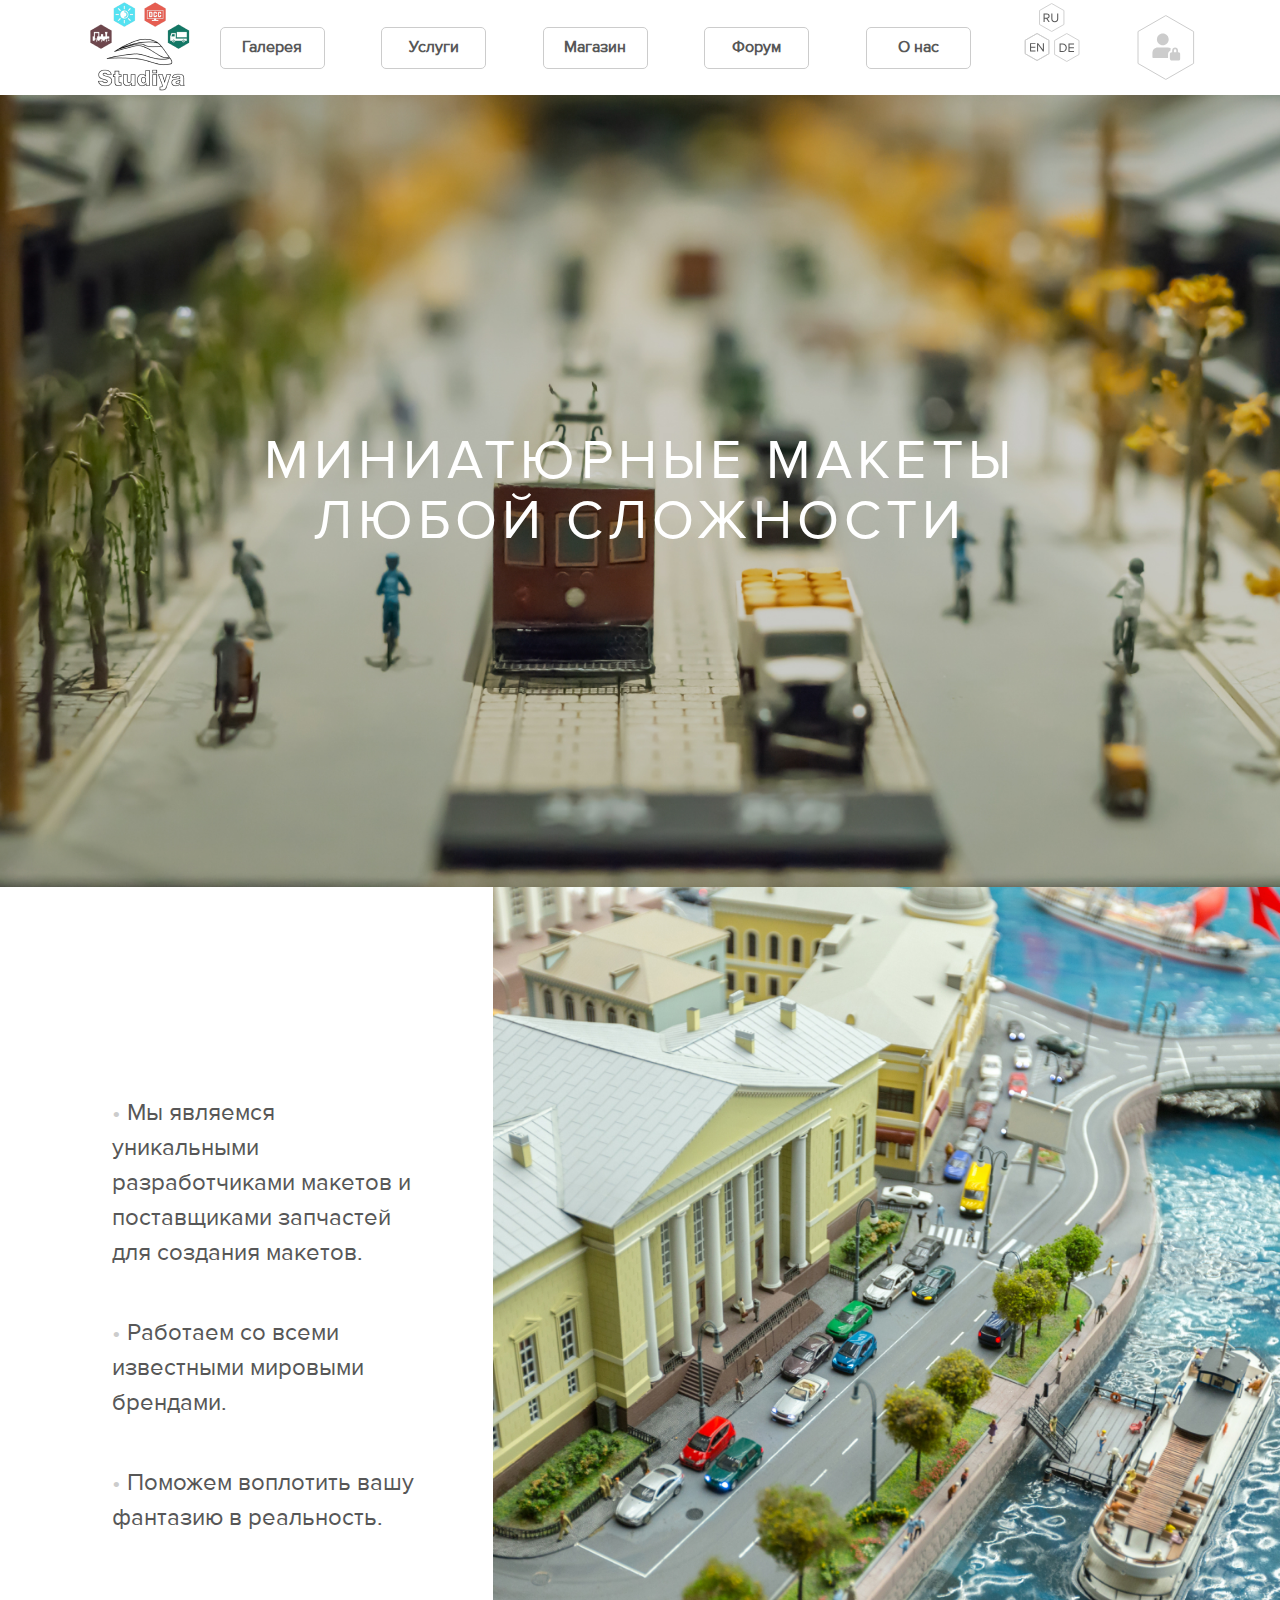
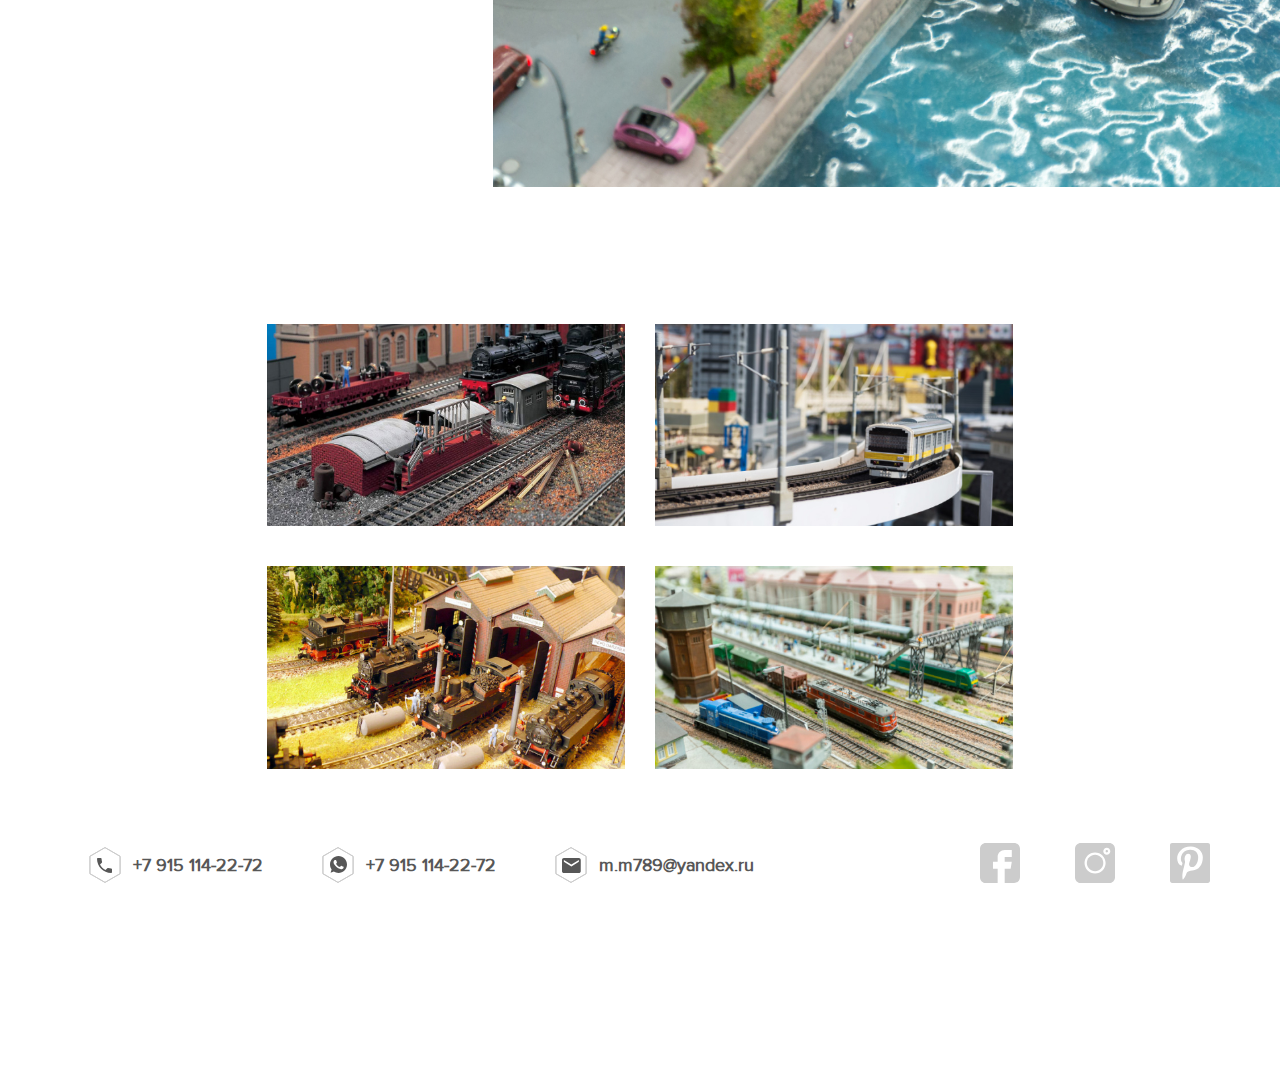
<file: index.html>
<!DOCTYPE html>
<html lang="ru">
<head>
	<meta charset="UTF-8">
	<title>Stydiya</title>
	<meta name="viewport" content="width=device-width, initial-scale=1, maximum-scale=1, minimum-scale=1, user-scalable=no">
	<link rel="stylesheet" href="css/main.css">
	<link rel="stylesheet" href="css/adaptive.css">
	<link rel="stylesheet" href="css/animations.css">
	<link rel="stylesheet" href="css/animate.css">
	<style>
        @font-face {
            font-family: Proxima Nova;
            src: url(Proxima_Nova.ttf)
        }
    </style>
</head>
<body>
	<div class="main_div d-flex">
		<nav class="container d-flex">
			<ul class="nav__menu desktop-menu d-flex animate__animated animate__rubberBand">
				<li class="logo_wrapper"><a href="index.html"><img class="logo" src="img/logo.png" alt="Логотип"></a></li>
				<span class="js-menu_item" id="js-menu_item">
				<div class="menu__content gallery-content d-flex" id="menu__content">
					<div>
						<a class="d-flex" href="photogallery.html">
							<img src="img/photo.svg">
							Фото
						</a>
					</div>
					<div>
						<a class="d-flex" href="videogallery.html">
							<img src="img/video.svg">
							Видео
						</a>
					</div>
				</div>
				<li class="menu__item menu-gallery d-flex" id="menu__item">Галерея</li>
				</span>
				<span class="js-menu_item" id="js-menu_item2">
				<div class="menu__content  d-flex" id="menu__content2">
					<div>
						<a class="d-flex" href="services1.html">
							<img src="img/services1.svg">
							Изготовление<br>макетов
						</a>
					</div>
					<div>
						<a class="d-flex" href="services2.html">
							<img src="img/services2.svg">
							Макеты<br>готовые
						</a>
					</div>
					<div>
						<a class="d-flex" href="services3.html">
							<img src="img/services3.svg">
							Цифровое<br>управление
						</a>
					</div>
					<div>
						<a class="d-flex" href="services4.html">
							<img src="img/services4.svg">
							Комплектующие<br>для макетов
						</a>
					</div>
					<div>
						<a class="d-flex" href="services5.html">
							<img src="img/services5.svg">
							Выезд<br>на объект
						</a>
					</div>
					<div>
						<a class="d-flex" href="services6.html">
							<img src="img/services6.svg">
							Обслуживание<br>макетов
						</a>
					</div>
				</div>
				<li class="menu__item d-flex" id="menu__item2">Услуги</li>
				</span>
				<span class="js-menu_item" id="js-menu_item3">
				<div class="menu__content shop-icons d-flex" id="menu__content3">
				<div class="d-flex">
					<input class="shop__radio-btn" type="checkbox" id="scale1" checked>
					<label class="g" for="scale1"></label>
					<input class="shop__radio-btn" type="checkbox" id="scale2" checked>
					<label class="ho" for="scale2"></label>
					<input class="shop__radio-btn" type="checkbox" id="scale3" checked>
					<label class="tt" for="scale3"></label>
					<input class="shop__radio-btn" type="checkbox" id="scale4" checked>
					<label class="n" for="scale4"></label>
				</div>
				<div class="d-flex">
					<hr>
					<span>Фильтр по масштабам (отключите ненужный масштаб)</span>
					<hr>
				</div>
				<div class="d-flex">
					<div>
						<span class="shop__menu-item d-flex">
							<img src="img/shop1.svg">
							<span class="shop__title">Изготовление<br>макетов</span>
							<ul class="shop__menu shop__menu-large">
								<li>Ааааа</li>
							</ul>
						</span>
					</div>
					<div>
						<span class="shop__menu-item d-flex">
							<img src="img/shop2.svg">
							<span class="shop__title">Макеты<br>готовые</span>
							<ul class="shop__menu shop__menu-large">
								<li></li>
							</ul>
						</span>
					</div>
					<div>
						<span class="shop__menu-item d-flex">
							<img src="img/shop3.svg">
							<span class="shop__title">Электроника</span>
							<ul class="shop__menu">
								<li></li>
							</ul>
						</span>
					</div>
					<div>
						<span class="shop__menu-item d-flex">
							<img src="img/shop4.svg">
							<span class="shop__title">Поезда</span>
							<ul class="shop__menu">
								<li>Паровозы</li>
								<li>Электровозы</li>
								<li>Тепловозы</li>
								<li>Вагоны пассажирские</li>
								<li>Вагоны товарные</li>
								<li>Прочее</li>
								<li>Стартовые наборы</li>
							</ul>
						</span>
					</div>
					<div>
						<span class="shop__menu-item d-flex">
							<img src="img/shop5.svg">
							<span class="shop__title">Рельсы</span>
							<ul class="shop__menu">
								<li></li>
							</ul>
						</span>
					</div>
					<div>
						<span class="shop__menu-item d-flex">
							<img src="img/shop6.svg">
							<span class="shop__title">Строения</span>
							<ul class="shop__menu">
								<li>Дома</li>
								<li>Заводы, фабрики</li>
								<li>Вокзалы, перроны, депо</li>
								<li>Детские площадкиб аттракционы</li>
								<li>Бизнесцентры</li>
								<li>Магазины</li>
								<li>Кафе</li>
								<li>Киоски</li>
								<li>Прочее</li>
							</ul>
						</span>
					</div>
					<div>
						<span class="shop__menu-item d-flex">
							<img src="img/shop7.svg">
							<span class="shop__title">Элементы<br>ландшафта</span>
							<ul class="shop__menu shop__menu-large">
								<li></li>
							</ul>
						</span>
					</div>
					<div>
						<span class="shop__menu-item d-flex">
							<img src="img/shop8.svg">
							<span class="shop__title">Прочее</span>
							<ul class="shop__menu">
								<li></li>
							</ul>
						</span>
					</div>
					<div>
						<span class="shop__menu-item d-flex">
							<img src="img/shop9.svg">
							<span class="shop__title">Инструменты</span>
							<ul class="shop__menu">
								<li>Ручной инструмент</li>
								<li>Аккумуляторный инструмент</li>
								<li>Электро инструмент (220В)</li>
								<li>Приспособления</li>
								<li>Свёрла, фрезы</li>
								<li>Расходники</li>
								<li>Прочее</li>
							</ul>
						</span>
					</div>
					<div>
						<span class="shop__menu-item d-flex">
							<img src="img/shop10.svg">
							<span class="shop__title">Расходные<br>материалы</span>
							<ul class="shop__menu shop__menu-large shop__menu-last">
								<li>1</li>
								<li>2</li>
								<li>3</li>
							</ul>
						</span>
					</div>
				</div>
				</div>
				<li class="menu__item d-flex" id="menu__item3">Магазин</li>
				</span>
				<span class="js-menu_item" id="js-menu_item4">
				<div class="menu__content  d-flex" id="menu__content4">
					<div class="about_us-item" id="forum-1" tabindex="1">
							<span class="d-flex">
								<img src="img/login.svg">
								<span class="about_us__title">Вход</span>
							</span>
							<div class="about_us-inf d-flex" id="forum-inf1">
								<input class="text-field" autocomplete="off" placeholder=" Логин" name="login">
								<div class="password_wrapper"><input type="password" class="text-field password" autocomplete="off" placeholder=" Пароль" name="password"><div class="eye"></div></div>
								<div class="login-inf d-flex">
									<a href="#">Забыли пароль?</a>
									<a href="#">Личный кабинет</a>
									<button>Вход</button>
								</div>
							</div>
					</div>
					<div>
						<a class="d-flex" href="downloads.html">
							<img src="img/downloads.svg">
							Загрузки
						</a>
					</div>
					<div class="rules-item" id="rules_forum" tabindex="9">
									<span class="icon d-flex">
										<img src="img/forum_rules.svg">
										<span class="about_us__title">Правила форума</span>
									</span>
									<div class="rules-inf d-flex" id="rules3">
										<div id="text8">
											<p>(Правила форума)1. Магазин работает в установленные для него дни и часы торговли, о чем на видном месте при входе вывешивается соответствующее объявление.</p>

											<p>При наличии большого количества покупателей за 15 минут до наступления времени обеденного перерыва (там, где он установлен) и окончания рабочего дня разрешается прекращать допуск покупателей в магазин. Покупатели, отобравшие товар или имеющие на руках кассовые чеки, должны быть обслужены.</p>

											<p>2. Ключи от магазина должны храниться у заведующего (директора) магазином, если он является материально ответственным лицом, а пломбир или печать - у заместителя заведующего или у одного из материально ответственных лиц. Если заведующий магазином не является материально ответственным лицом, то у него хранятся пломбир или печать, а ключи - у одного из материально ответственных лиц.</p>

											<p>В магазинах, где применяется бригадная материальная ответственность, при открытии и закрытии магазина необходимо присутствие хотя бы одного из членов бригады.</p>

											<p>В крупном магазине его открытие и закрытие производит дежурный администратор вместе с материально ответственными лицами, и ключи от магазина хранятся у дежурного. Хранение ключей и пломбира (печати) у одного лица не допускается.</p>

											<p>3. Закрытие магазина на ремонт допускается только с разрешения управления (отдела) торговли исполкома городского (районного) Совета депутатов трудящихся, при наличии проектно-сметной документации, обеспеченности ремонтных работ источниками финансирования и необходимыми строительными материалами и рабочей силой.</p>
											<p>Администрация магазина не менее чем за 5 дней до закрытия магазина на ремонт обязана вывесить об этом специальное объявление с указанием ближайших магазинов, производящих торговлю аналогичными товарами.</p>

											<img src="img/loupe.svg" class="enlarge loupe" onclick="enlarge_text('text8')">
										</div>
									</div>
					</div>
				</div>
				<li class="menu__item d-flex" id="menu__item4">Форум</li>
				</span>
				<span class="js-menu_item" id="js-menu_item5">
				<div class="menu__content  about_us-content d-flex" id="menu__content5">
				<div class="about_us-content__main_items d-flex">
					<div class="about_us-item" id="about_us-1" tabindex="0">
						<span class="d-flex">
							<img src="img/about1.svg">
							<span class="about_us__title">О макетах<br>и о нас</span>
						</span>
						<div class="about_us-inf d-flex" id="about_us-inf1">
							<div class="about_us-inf1__text d-flex">
								<p>
									Мы являемся уникальными разработчиками макетов и поставщиками запчастей для создания макетов.
									Работаем со всеми известными мировыми брендами.
									Поможем воплотить вашу фантазию в реальность.
								</p>
								<div class="social-networks d-flex">
									<a href="https://www.facebook.com/maketsozdanie.michail" target="blank"><img src="img/facebook.svg"></a>
									<a href="https://www.instagram.com/maket_sozdanie/" target="blank"><img src="img/instagram.svg"></a>
									<a href="https://www.pinterest.ru/michail0236/изготовление-макетов/" target="blank"><img src="img/pinterest.svg"></a>
								</div>
							</div>
							<ul class="contacts d-flex">
								<li class="contact d-flex">
									<img src="img/contact1.svg"><span>+7 915 114-22-72</span>
								</li>
								<li class="contact d-flex">
									<img src="img/contact2.svg"><span>+7 915 114-22-72</span>
								</li>
								<li class="contact d-flex">
									<img src="img/contact3.svg"><span>m.m789@yandex.ru</span>
								</li>
							</ul>
						</div>
					</div>
					<div class="about_us-item" id="about_us-2" tabindex="0">
						<span class="d-flex">
							<img src="img/about2.svg">
							<span class="about_us__title">Гарантия и постгарантийное<br>обслуживание</span>
						</span>
						<div class="about_us-inf d-flex" id="about_us-inf2">
							<div id="text2">
							<p>1. Магазин работает в установленные для него дни и часы торговли, о чем на видном месте при входе вывешивается соответствующее объявление.</p>

							<p>При наличии большого количества покупателей за 15 минут до наступления времени обеденного перерыва (там, где он установлен) и окончания рабочего дня разрешается прекращать допуск покупателей в магазин. Покупатели, отобравшие товар или имеющие на руках кассовые чеки, должны быть обслужены.</p>

							<p>2. Ключи от магазина должны храниться у заведующего (директора) магазином, если он является материально ответственным лицом, а пломбир или печать - у заместителя заведующего или у одного из материально ответственных лиц. Если заведующий магазином не является материально ответственным лицом, то у него хранятся пломбир или печать, а ключи - у одного из материально ответственных лиц.</p>

							<p>В магазинах, где применяется бригадная материальная ответственность, при открытии и закрытии магазина необходимо присутствие хотя бы одного из членов бригады.</p>

							<p>В крупном магазине его открытие и закрытие производит дежурный администратор вместе с материально ответственными лицами, и ключи от магазина хранятся у дежурного. Хранение ключей и пломбира (печати) у одного лица не допускается.</p>

							<p>3. Закрытие магазина на ремонт допускается только с разрешения управления (отдела) торговли исполкома городского (районного) Совета депутатов трудящихся, при наличии проектно-сметной документации, обеспеченности ремонтных работ источниками финансирования и необходимыми строительными материалами и рабочей силой.</p>
							<img src="img/loupe.svg" class="enlarge loupe" id="loupe1" onclick="enlarge_text('text2')">
							</div>
						</div>
					</div>
					<div class="about_us-item" id="about_us-3" tabindex="0"> 
						<span class="d-flex">
							<img src="img/about3.svg">
							<span class="about_us__title">Оплата<br>и доставка</span>
						</span>
						<div class="about_us-inf d-flex" id="about_us-inf3">
							<div id="text3">
							<p>1. Магазин работает в установленные для него дни и часы торговли, о чем на видном месте при входе вывешивается соответствующее объявление.</p>

							<p>При наличии большого количества покупателей за 15 минут до наступления времени обеденного перерыва (там, где он установлен) и окончания рабочего дня разрешается прекращать допуск покупателей в магазин. Покупатели, отобравшие товар или имеющие на руках кассовые чеки, должны быть обслужены.</p>

							<p>2. Ключи от магазина должны храниться у заведующего (директора) магазином, если он является материально ответственным лицом, а пломбир или печать - у заместителя заведующего или у одного из материально ответственных лиц. Если заведующий магазином не является материально ответственным лицом, то у него хранятся пломбир или печать, а ключи - у одного из материально ответственных лиц.</p>

							<p>В магазинах, где применяется бригадная материальная ответственность, при открытии и закрытии магазина необходимо присутствие хотя бы одного из членов бригады.</p>

							<p>В крупном магазине его открытие и закрытие производит дежурный администратор вместе с материально ответственными лицами, и ключи от магазина хранятся у дежурного. Хранение ключей и пломбира (печати) у одного лица не допускается.</p>

							<p>3. Закрытие магазина на ремонт допускается только с разрешения управления (отдела) торговли исполкома городского (районного) Совета депутатов трудящихся, при наличии проектно-сметной документации, обеспеченности ремонтных работ источниками финансирования и необходимыми строительными материалами и рабочей силой.</p>
							<img src="img/loupe.svg" class="enlarge loupe" onclick="enlarge_text('text3')">
							</div>
						</div>
					</div>
					<div class="about_us-item" id="about_us-4" tabindex="0">
						<span class="d-flex">
							<img src="img/about4.svg">
							<span class="about_us__title">Возврат<br>товара</span>
						</span>
						<div class="about_us-inf d-flex" id="about_us-inf4">
							<div id="text4">
							<p>1. Магазин работает в установленные для него дни и часы торговли, о чем на видном месте при входе вывешивается соответствующее объявление.</p>

							<p>При наличии большого количества покупателей за 15 минут до наступления времени обеденного перерыва (там, где он установлен) и окончания рабочего дня разрешается прекращать допуск покупателей в магазин. Покупатели, отобравшие товар или имеющие на руках кассовые чеки, должны быть обслужены.</p>

							<p>2. Ключи от магазина должны храниться у заведующего (директора) магазином, если он является материально ответственным лицом, а пломбир или печать - у заместителя заведующего или у одного из материально ответственных лиц. Если заведующий магазином не является материально ответственным лицом, то у него хранятся пломбир или печать, а ключи - у одного из материально ответственных лиц.</p>

							<p>В магазинах, где применяется бригадная материальная ответственность, при открытии и закрытии магазина необходимо присутствие хотя бы одного из членов бригады.</p>

							<p>В крупном магазине его открытие и закрытие производит дежурный администратор вместе с материально ответственными лицами, и ключи от магазина хранятся у дежурного. Хранение ключей и пломбира (печати) у одного лица не допускается.</p>

							<p>3. Закрытие магазина на ремонт допускается только с разрешения управления (отдела) торговли исполкома городского (районного) Совета депутатов трудящихся, при наличии проектно-сметной документации, обеспеченности ремонтных работ источниками финансирования и необходимыми строительными материалами и рабочей силой.</p>
							<p>Администрация магазина не менее чем за 5 дней до закрытия магазина на ремонт обязана вывесить об этом специальное объявление с указанием ближайших магазинов, производящих торговлю аналогичными товарами.</p>

							<p>4. Помещение, оборудование и инвентарь магазина должны удовлетворять требованиям, установленным для данного вида торговли.</p>

							<p>5. Внешние и внутренние витрины магазина должны быть оформлены в соответствии со специальными правилами и практическими указаниями устройства и содержания витрин и использованы для рекламы имеющихся в продаже товаров.</p>
								
							<p>6. Заведующий (директор) магазином и его заместитель, заведующие отделами (секциями) и их заместители, продавцы, кассиры, главные (старшие) бухгалтеры, вновь принимаемые для работы в магазине, обязаны ознакомиться с настоящими Правилами и расписаться в том, что Правила прочитаны и приняты к неуклонному исполнению.</p>
							<img src="img/loupe.svg" class="enlarge loupe" onclick="enlarge_text('text4')">
							</div>
						</div>
					</div>
				</div>
				</div>
				<li class="menu__item d-flex" id="menu__item5">О нас</li>
				</span>
				<li>
					<div class="language_box loader" id="language_box">
						<span id="en" class="d " onclick="animation('EN')"></span>
						<span id="de" class="d " onclick="animation('DE')"></span>
						<span id="ru" class="d " onclick="animation('RU')"></span>
					</div>
				</li>
				<span class="js-menu_item" id="js-menu_item6">
					<div class="menu__content  d-flex" id="menu__content6">
						<div class="about_us-item" id="profile-1" tabindex="1">
							<span class="d-flex">
								<img src="img/login.svg">
								<span class="about_us__title">Вход</span>
							</span>
							<div class="about_us-inf d-flex" id="profile-inf1">
								<input class="text-field" autocomplete="off" placeholder=" Логин" name="login">
								<div class="password_wrapper"><input type="password" class="text-field password" autocomplete="off" placeholder=" Пароль" name="password"><div class="eye"></div></div>
								<div class="login-inf d-flex">
									<a href="#">Забыли пароль?</a>
									<a href="#">Личный кабинет</a>
									<button>Вход</button>
								</div>
							</div>
						</div>
						<div class="about_us-item" id="profile-2" tabindex="2">
							<span class="d-flex">
								<img src="img/registration.svg">
								<span class="about_us__title">Регистрация</span>
							</span>
							<div class="about_us-inf d-flex" id="profile-inf2">
								<div class="reg_row d-flex">
									<span>Где хотите зарегистрироваться:</span>
									<span class="d-flex">Магазин <input class="" name="checkbox_shop" type="checkbox" id="checkbox_shop"></span>
									<span class="d-flex">Форум <input class="" name="checkbox_shop" type="checkbox" id="checkbox_forum"></span>
								</div>
								<div class="reg_row d-flex">
									<div class="reg_column d-flex">
										<input class="text-field" autocomplete="off" placeholder=" Имя" name="name_user">
										<input class="text-field" autocomplete="off" placeholder=" Логин/Ник" name="login">
										<div class="password_wrapper"><input type="password" class="text-field password" autocomplete="off" placeholder=" Пароль" name="password"><div class="eye"></div></div>
										<span class="reg__small-text">* для ввода пароля использовать заглавные, прописные буквы и цифры</span>
										
									</div>
									<div class="reg_column d-flex">
										<input class="text-field" autocomplete="off" placeholder=" Фамилия" name="lastname">
										<input class="text-field" autocomplete="off" placeholder=" E-mail" name="email">
										<div class="password_wrapper"><input type="password" class="text-field password" autocomplete="off" placeholder=" Повторите пароль" name="password2"><div class="eye"></div></div>
										<span class="reg__small-text">* для ввода пароля использовать заглавные, прописные буквы и цифры</span>
										
									</div>
								</div>
								<div class="reg_row reg_checkboxes d-flex">
									<span class="d-flex"><input class="" name="checkbox_shop" type="checkbox" id="checkbox_mail"> Хочу получать рассылки о новинках и акциях</span>
									<span class="d-flex"><input class="" name="checkbox_shop" type="checkbox" id="checkbox_rules"> Ознакомнен(а) и полностью согласен(на) с правилами форума</span>
								</div>
								<button>Регистрация</button>
							</div>
						</div>
						<div class="about_us-item" id="profile-3" tabindex="3">
							<span class="d-flex">
								<img src="img/rules.svg">
								<span class="about_us__title">Правила</span>
							</span>
							<div class="about_us-inf d-flex" id="profile-inf3">
								<div class="rules-item" id="rules_shop" tabindex="4">
									<span class="icon d-flex">
										<img src="img/shop_rules.svg">
										<span class="about_us__title">Правила магазина</span>
									</span>
									<div class="rules-inf d-flex" id="rules1">
										<div id="text6">
											<p>1. Магазин работает в установленные для него дни и часы торговли, о чем на видном месте при входе вывешивается соответствующее объявление.</p>

											<p>При наличии большого количества покупателей за 15 минут до наступления времени обеденного перерыва (там, где он установлен) и окончания рабочего дня разрешается прекращать допуск покупателей в магазин. Покупатели, отобравшие товар или имеющие на руках кассовые чеки, должны быть обслужены.</p>

											<p>2. Ключи от магазина должны храниться у заведующего (директора) магазином, если он является материально ответственным лицом, а пломбир или печать - у заместителя заведующего или у одного из материально ответственных лиц. Если заведующий магазином не является материально ответственным лицом, то у него хранятся пломбир или печать, а ключи - у одного из материально ответственных лиц.</p>

											<p>В магазинах, где применяется бригадная материальная ответственность, при открытии и закрытии магазина необходимо присутствие хотя бы одного из членов бригады.</p>

											<p>В крупном магазине его открытие и закрытие производит дежурный администратор вместе с материально ответственными лицами, и ключи от магазина хранятся у дежурного. Хранение ключей и пломбира (печати) у одного лица не допускается.</p>

											<p>3. Закрытие магазина на ремонт допускается только с разрешения управления (отдела) торговли исполкома городского (районного) Совета депутатов трудящихся, при наличии проектно-сметной документации, обеспеченности ремонтных работ источниками финансирования и необходимыми строительными материалами и рабочей силой.</p>
											<p>Администрация магазина не менее чем за 5 дней до закрытия магазина на ремонт обязана вывесить об этом специальное объявление с указанием ближайших магазинов, производящих торговлю аналогичными товарами.</p>
											
											<img src="img/loupe.svg" class="enlarge loupe" onclick="enlarge_text('text6')">
										</div>
									</div>
								</div>
								<div class="rules-item" id="rules_forum" tabindex="5">
									<span class="icon d-flex">
										<img src="img/forum_rules.svg">
										<span class="about_us__title">Правила форума</span>
									</span>
									<div class="rules-inf d-flex" id="rules2">
										<div id="text7">
											<p>(Правила форума)1. Магазин работает в установленные для него дни и часы торговли, о чем на видном месте при входе вывешивается соответствующее объявление.</p>

											<p>При наличии большого количества покупателей за 15 минут до наступления времени обеденного перерыва (там, где он установлен) и окончания рабочего дня разрешается прекращать допуск покупателей в магазин. Покупатели, отобравшие товар или имеющие на руках кассовые чеки, должны быть обслужены.</p>

											<p>2. Ключи от магазина должны храниться у заведующего (директора) магазином, если он является материально ответственным лицом, а пломбир или печать - у заместителя заведующего или у одного из материально ответственных лиц. Если заведующий магазином не является материально ответственным лицом, то у него хранятся пломбир или печать, а ключи - у одного из материально ответственных лиц.</p>

											<p>В магазинах, где применяется бригадная материальная ответственность, при открытии и закрытии магазина необходимо присутствие хотя бы одного из членов бригады.</p>

											<p>В крупном магазине его открытие и закрытие производит дежурный администратор вместе с материально ответственными лицами, и ключи от магазина хранятся у дежурного. Хранение ключей и пломбира (печати) у одного лица не допускается.</p>

											<p>3. Закрытие магазина на ремонт допускается только с разрешения управления (отдела) торговли исполкома городского (районного) Совета депутатов трудящихся, при наличии проектно-сметной документации, обеспеченности ремонтных работ источниками финансирования и необходимыми строительными материалами и рабочей силой.</p>
											<p>Администрация магазина не менее чем за 5 дней до закрытия магазина на ремонт обязана вывесить об этом специальное объявление с указанием ближайших магазинов, производящих торговлю аналогичными товарами.</p>

											<img src="img/loupe.svg" class="enlarge loupe" onclick="enlarge_text('text7')">
										</div>
									</div>
								</div>
							</div>
						</div>
					</div>
					<li class="menu__item-profile d-flex" id="menu__item6"></li>
				</span>
			</ul>
			<ul class="mobile-menu-line d-flex">
				<li class="menu-wrapper" tabindex="0">
					
					<ul class="mobile-menu">
						<li class="mobile-menu__item" id="">
							<span class="inner-menu__title">Галерея</span>
							<ul class="inner-menu">
								<li class="inner-menu__item" id=""><a href="photogallery.html">Фото</a></li>
								<li class="inner-menu__item" id=""><a href="videogallery.html">Видео</a></li>
							</ul>
						</li>
						<li class="mobile-menu__item" id="">
							<span class="inner-menu__title">Услуги</span>
							<ul class="inner-menu">
								<li class="inner-menu__item" id=""><a href="services1.html">Изготовление макетов</a></li>
								<li class="inner-menu__item" id=""><a href="services2.html">Макеты готовые</a></li>
								<li class="inner-menu__item" id=""><a href="services3.html">Цифровое управление</a></li>
								<li class="inner-menu__item" id=""><a href="services4.html">Комплектующие для макетов</a></li>
								<li class="inner-menu__item" id=""><a href="services5.html">Выезд на объект</a></li>
								<li class="inner-menu__item" id=""><a href="services6.html">Обслуживание макетов</a></li>
							</ul>
						</li>
						<li class="mobile-menu__item" id="">
							<span class="inner-menu__title">Магазин</span>
							<ul class="inner-menu">
								<li class="inner-menu__item" id="">
									<div class="scales d-flex">
										<input class="shop__radio-btn" type="checkbox" id="scale1-m" checked>
										<label class="g" for="scale1-m"></label>
										<input class="shop__radio-btn" type="checkbox" id="scale2-m" checked>
										<label class="ho" for="scale2-m"></label>
										<input class="shop__radio-btn" type="checkbox" id="scale3-m" checked>
										<label class="tt" for="scale3-m"></label>
										<input class="shop__radio-btn" type="checkbox" id="scale4-m" checked>
										<label class="n" for="scale4-m"></label>
									</div>
									<span class="scales_comment">Фильтр по масштабам (отключите ненужный масштаб)</span>
								</li>
								<li class="inner-menu__item" id=""><a href="">Изготовление макетов</a></li>
								<li class="inner-menu__item" id=""><a href="">Макеты готовые</a></li>
								<li class="inner-menu__item" id=""><a href="">Электроника</a></li>
								<li class="inner-menu__item" id=""><a href="">Поезда</a></li>
								<li class="inner-menu__item" id=""><a href="">Рельсы</a></li>
								<li class="inner-menu__item" id=""><a href="">Строения</a></li>
								<li class="inner-menu__item" id=""><a href="">Элементы ландшафты</a></li>
								<li class="inner-menu__item" id=""><a href="">Прочее</a></li>
								<li class="inner-menu__item" id=""><a href="">Инструменты</a></li>
								<li class="inner-menu__item" id=""><a href="">Расходные материалы</a></li>
							</ul>
						</li>
						<li class="mobile-menu__item" id="">
							<span class="inner-menu__title">Форум</span>
							<ul class="inner-menu">
								<li class="inner-menu__item d-flex" id="forum_buttons">
									<span class="menu_title">Регистрация
										<div class="menu_content">
												<div class="reg_row d-flex">
													<span>Где хотите зарегистрироваться:</span>
													<span class="checkbox_wrapper d-flex">
													<span class="d-flex"><input class="" name="checkbox_shop" type="checkbox" id="checkbox_shop"> Магазин</span>
													<span class="d-flex"><input class="" name="checkbox_shop" type="checkbox" id="checkbox_forum"> Форум</span>
													</span>
												</div>
												<div class="reg_row d-flex">
													<div class="reg_column d-flex">
														<input class="text-field" autocomplete="off" placeholder=" Имя" name="name_user">
														<input class="text-field" autocomplete="off" placeholder=" Логин/Ник" name="login">
														<div class="password_wrapper"><input type="password" class="text-field password" autocomplete="off" placeholder=" Пароль" name="password"><div class="eye"></div></div>
														<div class="password_wrapper"><input type="password" class="text-field password" autocomplete="off" placeholder=" Повторите пароль" name="password2"><div class="eye"></div></div>
														<span class="reg__small-text">* для ввода пароля использовать заглавные, прописные буквы и цифры</span>
														<input class="text-field" autocomplete="off" placeholder=" Фамилия" name="lastname">
														<input class="text-field" autocomplete="off" placeholder=" E-mail" name="email">
													</div>
												</div>
													<div class="reg_row reg_checkboxes d-flex"><span class="d-flex"><input class="" name="checkbox_shop" type="checkbox" id="checkbox_mail"> Хочу получать рассылки о новинках и акциях</span></div>
													<div class="reg_row reg_checkboxes d-flex"><span class="d-flex"><input class="" name="checkbox_shop" type="checkbox" id="checkbox_rules"> Ознакомнен(а) и согласен(на) с правилами форума</span></div>
												<button>Регистрация</button>
										</div>
									</span>
									<span class="menu_title">Вход
										<div class="menu_content d-flex">
												<input class="text-field" autocomplete="off" placeholder=" Логин" name="login">
												<div class="password_wrapper"><input type="password" class="text-field password" autocomplete="off" placeholder=" Пароль" name="password"><div class="eye"></div></div>
												<div class="login-inf d-flex">
													<a href="#">Забыли пароль?</a>
													<button>Вход</button>
												</div>
										</div>
									</span>
								</li>
								<li class="inner-menu__item d-flex" id="search-wrapper">
									<input class="search" type="text" placeholder=" Поиск">
								</li>
								<li class="inner-menu__item" id="">Материалы для скачивания</li>
								<li class="inner-menu__item" id="">Тема 1</li>
								<li class="inner-menu__item" id="">Тема 2</li>
								<li class="inner-menu__item" id="">Тема 3</li>
							</ul>
						</li>
						<li class="mobile-menu__item" id="forum-mobile">
							<span class="inner-menu__title">О нас</span>
							<ul class="inner-menu">
								<li class="inner-menu__item" id="">О макетах и о нас
									<div class="about_us__inf">
										<p>
											Мы являемся уникальными разработчиками макетов и поставщиками запчастей для создания макетов.
											Работаем со всеми известными мировыми брендами.
											Поможем воплотить вашу фантазию в реальность.
										</p>
									</div>
								</li>
								<li class="inner-menu__item" id="">Гарантия и постгарантийное обслуживание
									<div class="about_us__inf">
										<p>1. Магазин работает в установленные для него дни и часы торговли, о чем на видном месте при входе вывешивается соответствующее объявление.
										При наличии большого количества покупателей за 15 минут до наступления времени обеденного перерыва (там, где он установлен) и окончания рабочего дня разрешается прекращать допуск покупателей в магазин. Покупатели, отобравшие товар или имеющие на руках кассовые чеки, должны быть обслужены.</p>
										<p>2. Ключи от магазина должны храниться у заведующего (директора) магазином, если он является материально ответственным лицом, а пломбир или печать - у заместителя заведующего или у одного из материально ответственных лиц. Если заведующий магазином не является материально ответственным лицом, то у него хранятся пломбир или печать, а ключи - у одного из материально ответственных лиц.
										В магазинах, где применяется бригадная материальная ответственность, при открытии и закрытии магазина необходимо присутствие хотя бы одного из членов бригады.
										В крупном магазине его открытие и закрытие производит дежурный администратор вместе с материально ответственными лицами, и ключи от магазина хранятся у дежурного. Хранение ключей и пломбира (печати) у одного лица не допускается.</p>
										<p>3. Закрытие магазина на ремонт допускается только с разрешения управления (отдела) торговли исполкома городского (районного) Совета депутатов трудящихся, при наличии проектно-сметной документации, обеспеченности ремонтных работ источниками финансирования и необходимыми строительными материалами и рабочей силой.</p>
									</div>
								</li>
								<li class="inner-menu__item" id="">Оплата и доставка
									<div class="about_us__inf">
										<p>1. Магазин работает в установленные для него дни и часы торговли, о чем на видном месте при входе вывешивается соответствующее объявление.
										При наличии большого количества покупателей за 15 минут до наступления времени обеденного перерыва (там, где он установлен) и окончания рабочего дня разрешается прекращать допуск покупателей в магазин. Покупатели, отобравшие товар или имеющие на руках кассовые чеки, должны быть обслужены.</p>
										<p>2. Ключи от магазина должны храниться у заведующего (директора) магазином, если он является материально ответственным лицом, а пломбир или печать - у заместителя заведующего или у одного из материально ответственных лиц. Если заведующий магазином не является материально ответственным лицом, то у него хранятся пломбир или печать, а ключи - у одного из материально ответственных лиц.
										В магазинах, где применяется бригадная материальная ответственность, при открытии и закрытии магазина необходимо присутствие хотя бы одного из членов бригады.
										В крупном магазине его открытие и закрытие производит дежурный администратор вместе с материально ответственными лицами, и ключи от магазина хранятся у дежурного. Хранение ключей и пломбира (печати) у одного лица не допускается.</p>
										<p>3. Закрытие магазина на ремонт допускается только с разрешения управления (отдела) торговли исполкома городского (районного) Совета депутатов трудящихся, при наличии проектно-сметной документации, обеспеченности ремонтных работ источниками финансирования и необходимыми строительными материалами и рабочей силой.</p>
									</div>
								</li>
								<li class="inner-menu__item" id="">Возврат товара
									<div class="about_us__inf">
										<p>1. Магазин работает в установленные для него дни и часы торговли, о чем на видном месте при входе вывешивается соответствующее объявление.
										При наличии большого количества покупателей за 15 минут до наступления времени обеденного перерыва (там, где он установлен) и окончания рабочего дня разрешается прекращать допуск покупателей в магазин. Покупатели, отобравшие товар или имеющие на руках кассовые чеки, должны быть обслужены.</p>
										<p>2. Ключи от магазина должны храниться у заведующего (директора) магазином, если он является материально ответственным лицом, а пломбир или печать - у заместителя заведующего или у одного из материально ответственных лиц. Если заведующий магазином не является материально ответственным лицом, то у него хранятся пломбир или печать, а ключи - у одного из материально ответственных лиц.
										В магазинах, где применяется бригадная материальная ответственность, при открытии и закрытии магазина необходимо присутствие хотя бы одного из членов бригады.
										В крупном магазине его открытие и закрытие производит дежурный администратор вместе с материально ответственными лицами, и ключи от магазина хранятся у дежурного. Хранение ключей и пломбира (печати) у одного лица не допускается.</p>
										<p>3. Закрытие магазина на ремонт допускается только с разрешения управления (отдела) торговли исполкома городского (районного) Совета депутатов трудящихся, при наличии проектно-сметной документации, обеспеченности ремонтных работ источниками финансирования и необходимыми строительными материалами и рабочей силой.Администрация магазина не менее чем за 5 дней до закрытия магазина на ремонт обязана вывесить об этом специальное объявление с указанием ближайших магазинов, производящих торговлю аналогичными товарами.</p>
										<p>4. Помещение, оборудование и инвентарь магазина должны удовлетворять требованиям, установленным для данного вида торговли.</p>
										<p>5. Внешние и внутренние витрины магазина должны быть оформлены в соответствии со специальными правилами и практическими указаниями устройства и содержания витрин и использованы для рекламы имеющихся в продаже товаров.</p>
										<p>6. Заведующий (директор) магазином и его заместитель, заведующие отделами (секциями) и их заместители, продавцы, кассиры, главные (старшие) бухгалтеры, вновь принимаемые для работы в магазине, обязаны ознакомиться с настоящими Правилами и расписаться в том, что Правила прочитаны и приняты к неуклонному исполнению.</p>
									</div>
								</li>
							</ul>
						</li>
					</ul>
					<div class="menu-btn" id="menu-btn"></div>
				</li>
				<li><a href="index.html"><img class="logo" src="img/logo.jpg" alt="Логотип"></a></li>
				<li class="menu__item-profile" id="menu__item-profile"></li>
				<div class="profile-content">
					<li class="inner-menu__item d-flex" id="forum_buttons">
						<span class="menu_title">Регистрация
							<div class="menu_content">
								<div class="reg_row d-flex">
									<span>Где хотите зарегистрироваться:</span>
									<span class="checkbox_wrapper d-flex">
									<span class="d-flex"><input class="" name="checkbox_shop" type="checkbox" id="checkbox_shop"> Магазин</span>
									<span class="d-flex"><input class="" name="checkbox_shop" type="checkbox" id="checkbox_forum"> Форум</span>
									</span>
								</div>
								<div class="reg_row d-flex">
									<div class="reg_column d-flex">
										<input class="text-field" autocomplete="off" placeholder=" Имя" name="name_user">
										<input class="text-field" autocomplete="off" placeholder=" Логин/Ник" name="login">
										<div class="password_wrapper"><input type="password" class="text-field password" autocomplete="off" placeholder=" Пароль" name="password"><div class="eye"></div></div>
										<div class="password_wrapper"><input type="password" class="text-field password" autocomplete="off" placeholder=" Повторите пароль" name="password2"><div class="eye"></div></div>
										<span class="reg__small-text">* для ввода пароля использовать заглавные, прописные буквы и цифры</span>
											<input class="text-field" autocomplete="off" placeholder=" Фамилия" name="lastname">
											<input class="text-field" autocomplete="off" placeholder=" E-mail" name="email">
									</div>
								</div>
								<div class="reg_row reg_checkboxes d-flex"><span class="d-flex"><input class="" name="checkbox_shop" type="checkbox" id="checkbox_mail"> Хочу получать рассылки о новинках и акциях</span></div>
								<div class="reg_row reg_checkboxes d-flex"><span class="d-flex"><input class="" name="checkbox_shop" type="checkbox" id="checkbox_rules"> Ознакомнен(а) и согласен(на) с правилами форума</span></div>
								<button>Регистрация</button>
							</div>
						</span>
						<span class="menu_title">Вход
							<div class="menu_content d-flex">
								<input class="text-field" autocomplete="off" placeholder=" Логин" name="login">
								<div class="password_wrapper"><input type="password" class="text-field password" autocomplete="off" placeholder=" Пароль" name="password"><div class="eye"></div></div>
								<div class="login-inf d-flex">
									<a href="#">Забыли пароль?</a>
									<button>Вход</button>
								</div>
							</div>
						</span>
					</li>
				</div>
			</ul>
			<div class="mobile-header d-flex">
				<ul class="contacts d-flex">
					<li class="contact d-flex">
						<img src="img/contact1.svg"><span id="call_phone">+7 915 114-22-72</span>
					</li>
					<li class="contact callback d-flex" id="callback_phone">
						<input class="text-field" placeholder=" Введите свой номер" name="callback_phone" > <button>Ок</button>
					</li>
					<li class="contact d-flex">
						<img src="img/contact2.svg"><span id="call_whatsapp">+7 915 114-22-72</span>
					</li>
					<li class="contact callback d-flex" id="callback_whatsapp">
						<input class="text-field" placeholder=" Введите свой номер" name="callback_whatsapp"> <button>Ок</button>
					</li>
					<li class="contact d-flex">
						<img src="img/contact3.svg"><span id="write_email">m.m789@yandex.ru</span>
					</li>
					<li class="contact callback d-flex" id="callback_email">
						<textarea class="write_letter" name="callback_letter" rows="8"></textarea> <button>Ок</button>
					</li>
				</ul>
				<div class="d-flex">
					<input class="search" type="text" placeholder=" Поиск">
					<div class="language_box loader" id="language_box-m">
						<span id="en-m" class="d " onclick="animation('EN')"></span>
						<span id="de-m" class="d " onclick="animation('DE')"></span>
						<span id="ru-m" class="d " onclick="animation('RU')"></span>
					</div>
				</div>
			</div>
		</nav>
		<header class="d-flex animate__animated animate__fadeIn">
			<h1>Миниатюрные макеты<br>любой сложности</h1>
		</header>
		<div class="offer d-flex">
			<p class="offer__text d-flex" id="offer__text">
				<span><font color="#CCCCCC">•</font> Мы являемся уникальными разработчиками макетов и поставщиками запчастей для создания макетов.</span>
				<span><font color="#CCCCCC">•</font> Работаем со всеми известными мировыми брендами.</span>
				<span><font color="#CCCCCC">•</font> Поможем воплотить вашу фантазию в реальность.</span>
			</p>
			<img src="img/2scr_img.jpg" class="offer__img" id="offer__img">
		</div>
		<footer class="container">
			<div class="gallery d-flex animate__animated animate__fadeIn">
				<img src="img/gallery1.jpg">
				<img src="img/gallery2.jpg">
				<img src="img/gallery3.jpg">
				<img src="img/gallery4.jpg">
			</div>
			<div class="footer__inf container d-flex animate__animated animate__fadeInUp">
				<ul class="contacts d-flex">
					<li class="contact d-flex">
						<img src="img/contact1.svg"><span>+7 915 114-22-72</span>
					</li>
					<li class="contact d-flex">
						<img src="img/contact2.svg"><span>+7 915 114-22-72</span>
					</li>
					<li class="contact d-flex">
						<img src="img/contact3.svg"><span>m.m789@yandex.ru</span>
					</li>
				</ul>
				<div class="social-networks d-flex">
					<a href="https://www.facebook.com/maketsozdanie.michail" target="blank"><img src="img/facebook.svg"></a>
					<a href="https://www.instagram.com/maket_sozdanie/" target="blank"><img src="img/instagram.svg"></a>
					<a href="https://www.pinterest.ru/michail0236/изготовление-макетов/" target="blank"><img src="img/pinterest.svg"></a>
				</div>
			</div>
		</footer>
	</div>
	<div class="enlarged_text" id="enl_text"></div>
	<script src="https://ajax.googleapis.com/ajax/libs/jquery/3.4.1/jquery.min.js"></script>
	<script src="js/main.js" charset="utf-8"></script>
</body>
</html>
</file>
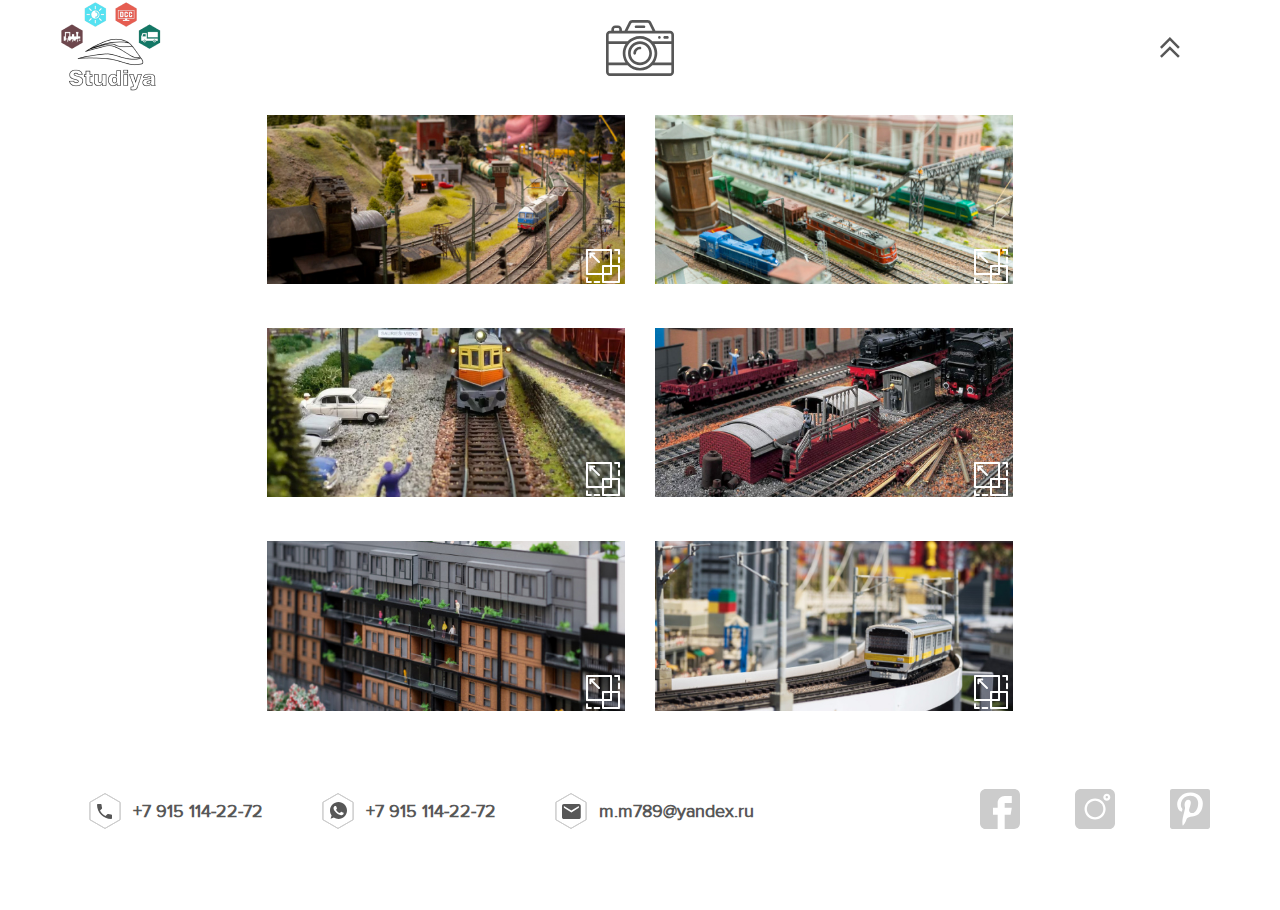
<file: photogallery.html>
<!DOCTYPE html>
<html lang="ru">
<head>
	<meta charset="UTF-8">
	<title>Stydiya фото</title>
	<meta name="viewport" content="width=device-width, initial-scale=1, maximum-scale=1, minimum-scale=1, user-scalable=no">
	<link rel="stylesheet" href="css/main.css">
	<link rel="stylesheet" href="css/otherpagies.css">
	<style>
        @font-face {
            font-family: Proxima Nova;
            src: url(Proxima_Nova.ttf)
        }
    </style>
	<link rel="stylesheet" href="css/animate.css">
	<link rel="stylesheet" href="css/adaptive.css">
	<link rel="stylesheet" href="css/animations.css">
</head>
<body>
	<div class="main_div d-flex">
		<nav class="otherpage__nav container d-flex" id="otherpage__nav">
			<ul class="nav__menu desktop-menu hidden d-flex" id="main-nav">
				<span class="js-menu_item" id="js-menu_item">
				<div class="menu__content gallery-content d-flex" id="menu__content">
					<div>
						<a class="d-flex" href="photogallery.html">
							<img src="img/photo.svg">
							Фото
						</a>
					</div>
					<div>
						<a class="d-flex" href="videogallery.html">
							<img src="img/video.svg">
							Видео
						</a>
					</div>
				</div>
				<li class="menu__item menu-gallery d-flex" id="menu__item">Галерея</li>
				</span>
				<span class="js-menu_item" id="js-menu_item2">
				<div class="menu__content  d-flex" id="menu__content2">
					<div>
						<a class="d-flex" href="services1.html">
							<img src="img/services1.svg">
							Изготовление<br>макетов
						</a>
					</div>
					<div>
						<a class="d-flex" href="services2.html">
							<img src="img/services2.svg">
							Макеты<br>готовые
						</a>
					</div>
					<div>
						<a class="d-flex" href="services3.html">
							<img src="img/services3.svg">
							Цифровое<br>управление
						</a>
					</div>
					<div>
						<a class="d-flex" href="services4.html">
							<img src="img/services4.svg">
							Комплектующие<br>для макетов
						</a>
					</div>
					<div>
						<a class="d-flex" href="services5.html">
							<img src="img/services5.svg">
							Выезд<br>на объект
						</a>
					</div>
					<div>
						<a class="d-flex" href="services6.html">
							<img src="img/services6.svg">
							Обслуживание<br>макетов
						</a>
					</div>
				</div>
				<li class="menu__item d-flex" id="menu__item2">Услуги</li>
				</span>
				<span class="js-menu_item" id="js-menu_item3">
				<div class="menu__content shop-icons d-flex" id="menu__content3">
				<div class="d-flex">
					<input class="shop__radio-btn" type="checkbox" id="scale1" checked>
					<label class="g" for="scale1"></label>
					<input class="shop__radio-btn" type="checkbox" id="scale2" checked>
					<label class="ho" for="scale2"></label>
					<input class="shop__radio-btn" type="checkbox" id="scale3" checked>
					<label class="tt" for="scale3"></label>
					<input class="shop__radio-btn" type="checkbox" id="scale4" checked>
					<label class="n" for="scale4"></label>
				</div>
				<div class="d-flex">
					<hr>
					<span>Фильтр по масштабам (отключите ненужный масштаб)</span>
					<hr>
				</div>
				<div class="d-flex">
					<div>
						<span class="shop__menu-item d-flex">
							<img src="img/shop1.svg">
							<span class="shop__title">Изготовление<br>макетов</span>
							<ul class="shop__menu shop__menu-large">
								<li>Ааааа</li>
							</ul>
						</span>
					</div>
					<div>
						<span class="shop__menu-item d-flex">
							<img src="img/shop2.svg">
							<span class="shop__title">Макеты<br>готовые</span>
							<ul class="shop__menu shop__menu-large">
								<li></li>
							</ul>
						</span>
					</div>
					<div>
						<span class="shop__menu-item d-flex">
							<img src="img/shop3.svg">
							<span class="shop__title">Электроника</span>
							<ul class="shop__menu">
								<li></li>
							</ul>
						</span>
					</div>
					<div>
						<span class="shop__menu-item d-flex">
							<img src="img/shop4.svg">
							<span class="shop__title">Поезда</span>
							<ul class="shop__menu">
								<li>Паровозы</li>
								<li>Электровозы</li>
								<li>Тепловозы</li>
								<li>Вагоны пассажирские</li>
								<li>Вагоны товарные</li>
								<li>Прочее</li>
								<li>Стартовые наборы</li>
							</ul>
						</span>
					</div>
					<div>
						<span class="shop__menu-item d-flex">
							<img src="img/shop5.svg">
							<span class="shop__title">Рельсы</span>
							<ul class="shop__menu">
								<li></li>
							</ul>
						</span>
					</div>
					<div>
						<span class="shop__menu-item d-flex">
							<img src="img/shop6.svg">
							<span class="shop__title">Строения</span>
							<ul class="shop__menu">
								<li>Дома</li>
								<li>Заводы, фабрики</li>
								<li>Вокзалы, перроны, депо</li>
								<li>Детские площадкиб аттракционы</li>
								<li>Бизнесцентры</li>
								<li>Магазины</li>
								<li>Кафе</li>
								<li>Киоски</li>
								<li>Прочее</li>
							</ul>
						</span>
					</div>
					<div>
						<span class="shop__menu-item d-flex">
							<img src="img/shop7.svg">
							<span class="shop__title">Элементы<br>ландшафта</span>
							<ul class="shop__menu shop__menu-large">
								<li></li>
							</ul>
						</span>
					</div>
					<div>
						<span class="shop__menu-item d-flex">
							<img src="img/shop8.svg">
							<span class="shop__title">Прочее</span>
							<ul class="shop__menu">
								<li></li>
							</ul>
						</span>
					</div>
					<div>
						<span class="shop__menu-item d-flex">
							<img src="img/shop9.svg">
							<span class="shop__title">Инструменты</span>
							<ul class="shop__menu">
								<li>Ручной инструмент</li>
								<li>Аккумуляторный инструмент</li>
								<li>Электро инструмент (220В)</li>
								<li>Приспособления</li>
								<li>Свёрла, фрезы</li>
								<li>Расходники</li>
								<li>Прочее</li>
							</ul>
						</span>
					</div>
					<div>
						<span class="shop__menu-item d-flex">
							<img src="img/shop10.svg">
							<span class="shop__title">Расходные<br>материалы</span>
							<ul class="shop__menu shop__menu-large shop__menu-last">
								<li>1</li>
								<li>2</li>
								<li>3</li>
							</ul>
						</span>
					</div>
				</div>
				</div>
				<li class="menu__item d-flex" id="menu__item3">Магазин</li>
				</span>
				<span class="js-menu_item" id="js-menu_item4">
				<div class="menu__content  d-flex" id="menu__content4">
					<div class="about_us-item" id="forum-1" tabindex="1">
							<span class="d-flex">
								<img src="img/login.svg">
								<span class="about_us__title">Вход</span>
							</span>
							<div class="about_us-inf d-flex" id="forum-inf1">
								<input class="text-field" autocomplete="off" placeholder=" Логин" name="login">
								<div class="password_wrapper"><input type="password" class="text-field password" autocomplete="off" placeholder=" Пароль" name="password"><div class="eye"></div></div>
								<div class="login-inf d-flex">
									<a href="#">Забыли пароль?</a>
									<a href="#">Личный кабинет</a>
									<button>Вход</button>
								</div>
							</div>
					</div>
					<div>
						<a class="d-flex" href="downloads.html">
							<img src="img/downloads.svg">
							Загрузки
						</a>
					</div>
					<div class="rules-item" id="rules_forum" tabindex="9">
									<span class="icon d-flex">
										<img src="img/forum_rules.svg">
										<span class="about_us__title">Правила форума</span>
									</span>
									<div class="rules-inf d-flex" id="rules3">
										<div id="text8">
											<p>(Правила форума)1. Магазин работает в установленные для него дни и часы торговли, о чем на видном месте при входе вывешивается соответствующее объявление.</p>

											<p>При наличии большого количества покупателей за 15 минут до наступления времени обеденного перерыва (там, где он установлен) и окончания рабочего дня разрешается прекращать допуск покупателей в магазин. Покупатели, отобравшие товар или имеющие на руках кассовые чеки, должны быть обслужены.</p>

											<p>2. Ключи от магазина должны храниться у заведующего (директора) магазином, если он является материально ответственным лицом, а пломбир или печать - у заместителя заведующего или у одного из материально ответственных лиц. Если заведующий магазином не является материально ответственным лицом, то у него хранятся пломбир или печать, а ключи - у одного из материально ответственных лиц.</p>

											<p>В магазинах, где применяется бригадная материальная ответственность, при открытии и закрытии магазина необходимо присутствие хотя бы одного из членов бригады.</p>

											<p>В крупном магазине его открытие и закрытие производит дежурный администратор вместе с материально ответственными лицами, и ключи от магазина хранятся у дежурного. Хранение ключей и пломбира (печати) у одного лица не допускается.</p>

											<p>3. Закрытие магазина на ремонт допускается только с разрешения управления (отдела) торговли исполкома городского (районного) Совета депутатов трудящихся, при наличии проектно-сметной документации, обеспеченности ремонтных работ источниками финансирования и необходимыми строительными материалами и рабочей силой.</p>
											<p>Администрация магазина не менее чем за 5 дней до закрытия магазина на ремонт обязана вывесить об этом специальное объявление с указанием ближайших магазинов, производящих торговлю аналогичными товарами.</p>

											<img src="img/loupe.svg" class="enlarge loupe" onclick="enlarge_text('text8')">
										</div>
									</div>
					</div>
				</div>
				<li class="menu__item d-flex" id="menu__item4">Форум</li>
				</span>
				<span class="js-menu_item" id="js-menu_item5">
				<div class="menu__content  about_us-content d-flex" id="menu__content5">
				<div class="about_us-content__main_items d-flex">
					<div class="about_us-item" id="about_us-1" tabindex="0">
						<span class="d-flex">
							<img src="img/about1.svg">
							<span class="about_us__title">О макетах<br>и о нас</span>
						</span>
						<div class="about_us-inf d-flex" id="about_us-inf1">
							<div class="about_us-inf1__text d-flex">
								<p>
									Мы являемся уникальными разработчиками макетов и поставщиками запчастей для создания макетов.
									Работаем со всеми известными мировыми брендами.
									Поможем воплотить вашу фантазию в реальность.
								</p>
								<div class="social-networks d-flex">
									<a href="https://www.facebook.com/maketsozdanie.michail" target="blank"><img src="img/facebook.svg"></a>
									<a href="https://www.instagram.com/maket_sozdanie/" target="blank"><img src="img/instagram.svg"></a>
									<a href="https://www.pinterest.ru/michail0236/изготовление-макетов/" target="blank"><img src="img/pinterest.svg"></a>
								</div>
							</div>
							<ul class="contacts d-flex">
								<li class="contact d-flex">
									<img src="img/contact1.svg"><span>+7 915 114-22-72</span>
								</li>
								<li class="contact d-flex">
									<img src="img/contact2.svg"><span>+7 915 114-22-72</span>
								</li>
								<li class="contact d-flex">
									<img src="img/contact3.svg"><span>m.m789@yandex.ru</span>
								</li>
							</ul>
						</div>
					</div>
					<div class="about_us-item" id="about_us-2" tabindex="0">
						<span class="d-flex">
							<img src="img/about2.svg">
							<span class="about_us__title">Гарантия и постгарантийное<br>обслуживание</span>
						</span>
						<div class="about_us-inf d-flex" id="about_us-inf2">
							<div id="text2">
							<p>1. Магазин работает в установленные для него дни и часы торговли, о чем на видном месте при входе вывешивается соответствующее объявление.</p>

							<p>При наличии большого количества покупателей за 15 минут до наступления времени обеденного перерыва (там, где он установлен) и окончания рабочего дня разрешается прекращать допуск покупателей в магазин. Покупатели, отобравшие товар или имеющие на руках кассовые чеки, должны быть обслужены.</p>

							<p>2. Ключи от магазина должны храниться у заведующего (директора) магазином, если он является материально ответственным лицом, а пломбир или печать - у заместителя заведующего или у одного из материально ответственных лиц. Если заведующий магазином не является материально ответственным лицом, то у него хранятся пломбир или печать, а ключи - у одного из материально ответственных лиц.</p>

							<p>В магазинах, где применяется бригадная материальная ответственность, при открытии и закрытии магазина необходимо присутствие хотя бы одного из членов бригады.</p>

							<p>В крупном магазине его открытие и закрытие производит дежурный администратор вместе с материально ответственными лицами, и ключи от магазина хранятся у дежурного. Хранение ключей и пломбира (печати) у одного лица не допускается.</p>

							<p>3. Закрытие магазина на ремонт допускается только с разрешения управления (отдела) торговли исполкома городского (районного) Совета депутатов трудящихся, при наличии проектно-сметной документации, обеспеченности ремонтных работ источниками финансирования и необходимыми строительными материалами и рабочей силой.</p>
							<img src="img/loupe.svg" class="enlarge loupe" id="loupe1" onclick="enlarge_text('text2')">
							</div>
						</div>
					</div>
					<div class="about_us-item" id="about_us-3" tabindex="0"> 
						<span class="d-flex">
							<img src="img/about3.svg">
							<span class="about_us__title">Оплата<br>и доставка</span>
						</span>
						<div class="about_us-inf d-flex" id="about_us-inf3">
							<div id="text3">
							<p>1. Магазин работает в установленные для него дни и часы торговли, о чем на видном месте при входе вывешивается соответствующее объявление.</p>

							<p>При наличии большого количества покупателей за 15 минут до наступления времени обеденного перерыва (там, где он установлен) и окончания рабочего дня разрешается прекращать допуск покупателей в магазин. Покупатели, отобравшие товар или имеющие на руках кассовые чеки, должны быть обслужены.</p>

							<p>2. Ключи от магазина должны храниться у заведующего (директора) магазином, если он является материально ответственным лицом, а пломбир или печать - у заместителя заведующего или у одного из материально ответственных лиц. Если заведующий магазином не является материально ответственным лицом, то у него хранятся пломбир или печать, а ключи - у одного из материально ответственных лиц.</p>

							<p>В магазинах, где применяется бригадная материальная ответственность, при открытии и закрытии магазина необходимо присутствие хотя бы одного из членов бригады.</p>

							<p>В крупном магазине его открытие и закрытие производит дежурный администратор вместе с материально ответственными лицами, и ключи от магазина хранятся у дежурного. Хранение ключей и пломбира (печати) у одного лица не допускается.</p>

							<p>3. Закрытие магазина на ремонт допускается только с разрешения управления (отдела) торговли исполкома городского (районного) Совета депутатов трудящихся, при наличии проектно-сметной документации, обеспеченности ремонтных работ источниками финансирования и необходимыми строительными материалами и рабочей силой.</p>
							<img src="img/loupe.svg" class="enlarge loupe" onclick="enlarge_text('text3')">
							</div>
						</div>
					</div>
					<div class="about_us-item" id="about_us-4" tabindex="0">
						<span class="d-flex">
							<img src="img/about4.svg">
							<span class="about_us__title">Возврат<br>товара</span>
						</span>
						<div class="about_us-inf d-flex" id="about_us-inf4">
							<div id="text4">
							<p>1. Магазин работает в установленные для него дни и часы торговли, о чем на видном месте при входе вывешивается соответствующее объявление.</p>

							<p>При наличии большого количества покупателей за 15 минут до наступления времени обеденного перерыва (там, где он установлен) и окончания рабочего дня разрешается прекращать допуск покупателей в магазин. Покупатели, отобравшие товар или имеющие на руках кассовые чеки, должны быть обслужены.</p>

							<p>2. Ключи от магазина должны храниться у заведующего (директора) магазином, если он является материально ответственным лицом, а пломбир или печать - у заместителя заведующего или у одного из материально ответственных лиц. Если заведующий магазином не является материально ответственным лицом, то у него хранятся пломбир или печать, а ключи - у одного из материально ответственных лиц.</p>

							<p>В магазинах, где применяется бригадная материальная ответственность, при открытии и закрытии магазина необходимо присутствие хотя бы одного из членов бригады.</p>

							<p>В крупном магазине его открытие и закрытие производит дежурный администратор вместе с материально ответственными лицами, и ключи от магазина хранятся у дежурного. Хранение ключей и пломбира (печати) у одного лица не допускается.</p>

							<p>3. Закрытие магазина на ремонт допускается только с разрешения управления (отдела) торговли исполкома городского (районного) Совета депутатов трудящихся, при наличии проектно-сметной документации, обеспеченности ремонтных работ источниками финансирования и необходимыми строительными материалами и рабочей силой.</p>
							<p>Администрация магазина не менее чем за 5 дней до закрытия магазина на ремонт обязана вывесить об этом специальное объявление с указанием ближайших магазинов, производящих торговлю аналогичными товарами.</p>

							<p>4. Помещение, оборудование и инвентарь магазина должны удовлетворять требованиям, установленным для данного вида торговли.</p>

							<p>5. Внешние и внутренние витрины магазина должны быть оформлены в соответствии со специальными правилами и практическими указаниями устройства и содержания витрин и использованы для рекламы имеющихся в продаже товаров.</p>
								
							<p>6. Заведующий (директор) магазином и его заместитель, заведующие отделами (секциями) и их заместители, продавцы, кассиры, главные (старшие) бухгалтеры, вновь принимаемые для работы в магазине, обязаны ознакомиться с настоящими Правилами и расписаться в том, что Правила прочитаны и приняты к неуклонному исполнению.</p>
							<img src="img/loupe.svg" class="enlarge loupe" onclick="enlarge_text('text4')">
							</div>
						</div>
					</div>
				</div>
				</div>
				<li class="menu__item d-flex" id="menu__item5">О нас</li>
				</span>
				<li>
					<div class="language_box loader" id="language_box">
						<span id="en" class="d " onclick="animation('EN')"></span>
						<span id="de" class="d " onclick="animation('DE')"></span>
						<span id="ru" class="d " onclick="animation('RU')"></span>
					</div>
				</li>
				<span class="js-menu_item" id="js-menu_item6">
					<div class="menu__content  d-flex" id="menu__content6">
						<div class="about_us-item" id="profile-1" tabindex="1">
							<span class="d-flex">
								<img src="img/login.svg">
								<span class="about_us__title">Вход</span>
							</span>
							<div class="about_us-inf d-flex" id="profile-inf1">
								<input class="text-field" autocomplete="off" placeholder=" Логин" name="login">
								<div class="password_wrapper"><input type="password" class="text-field password" autocomplete="off" placeholder=" Пароль" name="password"><div class="eye"></div></div>
								<div class="login-inf d-flex">
									<a href="#">Забыли пароль?</a>
									<a href="#">Личный кабинет</a>
									<button>Вход</button>
								</div>
							</div>
						</div>
						<div class="about_us-item" id="profile-2" tabindex="2">
							<span class="d-flex">
								<img src="img/registration.svg">
								<span class="about_us__title">Регистрация</span>
							</span>
							<div class="about_us-inf d-flex" id="profile-inf2">
								<div class="reg_row d-flex">
									<span>Где хотите зарегистрироваться:</span>
									<span class="d-flex">Магазин <input class="" name="checkbox_shop" type="checkbox" id="checkbox_shop"></span>
									<span class="d-flex">Форум <input class="" name="checkbox_shop" type="checkbox" id="checkbox_forum"></span>
								</div>
								<div class="reg_row d-flex">
									<div class="reg_column d-flex">
										<input class="text-field" autocomplete="off" placeholder=" Имя" name="name_user">
										<input class="text-field" autocomplete="off" placeholder=" Логин/Ник" name="login">
										<div class="password_wrapper"><input type="password" class="text-field password" autocomplete="off" placeholder=" Пароль" name="password"><div class="eye"></div></div>
										<span class="reg__small-text">* для ввода пароля использовать заглавные, прописные буквы и цифры</span>
										
									</div>
									<div class="reg_column d-flex">
										<input class="text-field" autocomplete="off" placeholder=" Фамилия" name="lastname">
										<input class="text-field" autocomplete="off" placeholder=" E-mail" name="email">
										<div class="password_wrapper"><input type="password" class="text-field password" autocomplete="off" placeholder=" Повторите пароль" name="password2"><div class="eye"></div></div>
										<span class="reg__small-text">* для ввода пароля использовать заглавные, прописные буквы и цифры</span>
										
									</div>
								</div>
								<div class="reg_row reg_checkboxes d-flex">
									<span class="d-flex"><input class="" name="checkbox_shop" type="checkbox" id="checkbox_mail"> Хочу получать рассылки о новинках и акциях</span>
									<span class="d-flex"><input class="" name="checkbox_shop" type="checkbox" id="checkbox_rules"> Ознакомнен(а) и полностью согласен(на) с правилами форума</span>
								</div>
								<button>Регистрация</button>
							</div>
						</div>
						<div class="about_us-item" id="profile-3" tabindex="3">
							<span class="d-flex">
								<img src="img/rules.svg">
								<span class="about_us__title">Правила</span>
							</span>
							<div class="about_us-inf d-flex" id="profile-inf3">
								<div class="rules-item" id="rules_shop" tabindex="4">
									<span class="icon d-flex">
										<img src="img/shop_rules.svg">
										<span class="about_us__title">Правила магазина</span>
									</span>
									<div class="rules-inf d-flex" id="rules1">
										<div id="text6">
											<p>1. Магазин работает в установленные для него дни и часы торговли, о чем на видном месте при входе вывешивается соответствующее объявление.</p>

											<p>При наличии большого количества покупателей за 15 минут до наступления времени обеденного перерыва (там, где он установлен) и окончания рабочего дня разрешается прекращать допуск покупателей в магазин. Покупатели, отобравшие товар или имеющие на руках кассовые чеки, должны быть обслужены.</p>

											<p>2. Ключи от магазина должны храниться у заведующего (директора) магазином, если он является материально ответственным лицом, а пломбир или печать - у заместителя заведующего или у одного из материально ответственных лиц. Если заведующий магазином не является материально ответственным лицом, то у него хранятся пломбир или печать, а ключи - у одного из материально ответственных лиц.</p>

											<p>В магазинах, где применяется бригадная материальная ответственность, при открытии и закрытии магазина необходимо присутствие хотя бы одного из членов бригады.</p>

											<p>В крупном магазине его открытие и закрытие производит дежурный администратор вместе с материально ответственными лицами, и ключи от магазина хранятся у дежурного. Хранение ключей и пломбира (печати) у одного лица не допускается.</p>

											<p>3. Закрытие магазина на ремонт допускается только с разрешения управления (отдела) торговли исполкома городского (районного) Совета депутатов трудящихся, при наличии проектно-сметной документации, обеспеченности ремонтных работ источниками финансирования и необходимыми строительными материалами и рабочей силой.</p>
											<p>Администрация магазина не менее чем за 5 дней до закрытия магазина на ремонт обязана вывесить об этом специальное объявление с указанием ближайших магазинов, производящих торговлю аналогичными товарами.</p>
											
											<img src="img/loupe.svg" class="enlarge loupe" onclick="enlarge_text('text6')">
										</div>
									</div>
								</div>
								<div class="rules-item" id="rules_forum" tabindex="5">
									<span class="icon d-flex">
										<img src="img/forum_rules.svg">
										<span class="about_us__title">Правила форума</span>
									</span>
									<div class="rules-inf d-flex" id="rules2">
										<div id="text7">
											<p>(Правила форума)1. Магазин работает в установленные для него дни и часы торговли, о чем на видном месте при входе вывешивается соответствующее объявление.</p>

											<p>При наличии большого количества покупателей за 15 минут до наступления времени обеденного перерыва (там, где он установлен) и окончания рабочего дня разрешается прекращать допуск покупателей в магазин. Покупатели, отобравшие товар или имеющие на руках кассовые чеки, должны быть обслужены.</p>

											<p>2. Ключи от магазина должны храниться у заведующего (директора) магазином, если он является материально ответственным лицом, а пломбир или печать - у заместителя заведующего или у одного из материально ответственных лиц. Если заведующий магазином не является материально ответственным лицом, то у него хранятся пломбир или печать, а ключи - у одного из материально ответственных лиц.</p>

											<p>В магазинах, где применяется бригадная материальная ответственность, при открытии и закрытии магазина необходимо присутствие хотя бы одного из членов бригады.</p>

											<p>В крупном магазине его открытие и закрытие производит дежурный администратор вместе с материально ответственными лицами, и ключи от магазина хранятся у дежурного. Хранение ключей и пломбира (печати) у одного лица не допускается.</p>

											<p>3. Закрытие магазина на ремонт допускается только с разрешения управления (отдела) торговли исполкома городского (районного) Совета депутатов трудящихся, при наличии проектно-сметной документации, обеспеченности ремонтных работ источниками финансирования и необходимыми строительными материалами и рабочей силой.</p>
											<p>Администрация магазина не менее чем за 5 дней до закрытия магазина на ремонт обязана вывесить об этом специальное объявление с указанием ближайших магазинов, производящих торговлю аналогичными товарами.</p>

											<img src="img/loupe.svg" class="enlarge loupe" onclick="enlarge_text('text7')">
										</div>
									</div>
								</div>
							</div>
						</div>
					</div>
					<li class="menu__item-profile d-flex" id="menu__item6"></li>
				</span>
			</ul>
			<ul class="page__nav d-flex">
				<li class="menu-wrapper" tabindex="0" id="menu-wrapper">
					<ul class="mobile-menu">
						<li class="mobile-menu__item" id="">
							<span class="inner-menu__title">Галерея</span>
							<ul class="inner-menu">
								<li class="inner-menu__item" id=""><a href="photogallery.html">Фото</a></li>
								<li class="inner-menu__item" id=""><a href="videogallery.html">Видео</a></li>
							</ul>
						</li>
						<li class="mobile-menu__item" id="">
							<span class="inner-menu__title">Услуги</span>
							<ul class="inner-menu">
								<li class="inner-menu__item" id=""><a href="services1.html">Изготовление макетов</a></li>
								<li class="inner-menu__item" id=""><a href="services2.html">Макеты готовые</a></li>
								<li class="inner-menu__item" id=""><a href="services3.html">Цифровое управление</a></li>
								<li class="inner-menu__item" id=""><a href="services4.html">Комплектующие для макетов</a></li>
								<li class="inner-menu__item" id=""><a href="services5.html">Выезд на объект</a></li>
								<li class="inner-menu__item" id=""><a href="services6.html">Обслуживание макетов</a></li>
							</ul>
						</li>
						<li class="mobile-menu__item" id="">
							<span class="inner-menu__title">Магазин</span>
							<ul class="inner-menu">
								<li class="inner-menu__item" id="">
									<div class="scales d-flex">
										<input class="shop__radio-btn" type="checkbox" id="scale1-m" checked>
										<label class="g" for="scale1-m"></label>
										<input class="shop__radio-btn" type="checkbox" id="scale2-m" checked>
										<label class="ho" for="scale2-m"></label>
										<input class="shop__radio-btn" type="checkbox" id="scale3-m" checked>
										<label class="tt" for="scale3-m"></label>
										<input class="shop__radio-btn" type="checkbox" id="scale4-m" checked>
										<label class="n" for="scale4-m"></label>
									</div>
									<span class="scales_comment">Фильтр по масштабам (отключите ненужный масштаб)</span>
								</li>
								<li class="inner-menu__item" id=""><a href="">Изготовление макетов</a></li>
								<li class="inner-menu__item" id=""><a href="">Макеты готовые</a></li>
								<li class="inner-menu__item" id=""><a href="">Электроника</a></li>
								<li class="inner-menu__item" id=""><a href="">Поезда</a></li>
								<li class="inner-menu__item" id=""><a href="">Рельсы</a></li>
								<li class="inner-menu__item" id=""><a href="">Строения</a></li>
								<li class="inner-menu__item" id=""><a href="">Элементы ландшафты</a></li>
								<li class="inner-menu__item" id=""><a href="">Прочее</a></li>
								<li class="inner-menu__item" id=""><a href="">Инструменты</a></li>
								<li class="inner-menu__item" id=""><a href="">Расходные материалы</a></li>
							</ul>
						</li>
						<li class="mobile-menu__item" id="">
							<span class="inner-menu__title">Форум</span>
							<ul class="inner-menu">
								<li class="inner-menu__item d-flex" id="forum_buttons">
									<span class="menu_title">Регистрация
										<div class="menu_content">
												<div class="reg_row d-flex">
													<span>Где хотите зарегистрироваться:</span>
													<span class="checkbox_wrapper d-flex">
													<span class="d-flex"><input class="" name="checkbox_shop" type="checkbox" id="checkbox_shop"> Магазин</span>
													<span class="d-flex"><input class="" name="checkbox_shop" type="checkbox" id="checkbox_forum"> Форум</span>
													</span>
												</div>
												<div class="reg_row d-flex">
													<div class="reg_column d-flex">
														<input class="text-field" autocomplete="off" placeholder=" Имя" name="name_user">
														<input class="text-field" autocomplete="off" placeholder=" Логин/Ник" name="login">
														<div class="password_wrapper"><input type="password" class="text-field password" autocomplete="off" placeholder=" Пароль" name="password"><div class="eye"></div></div>
														<div class="password_wrapper"><input type="password" class="text-field password" autocomplete="off" placeholder=" Повторите пароль" name="password2"><div class="eye"></div></div>
														<span class="reg__small-text">* для ввода пароля использовать заглавные, прописные буквы и цифры</span>
														<input class="text-field" autocomplete="off" placeholder=" Фамилия" name="lastname">
														<input class="text-field" autocomplete="off" placeholder=" E-mail" name="email">
													</div>
												</div>
													<div class="reg_row reg_checkboxes d-flex"><span class="d-flex"><input class="" name="checkbox_shop" type="checkbox" id="checkbox_mail"> Хочу получать рассылки о новинках и акциях</span></div>
													<div class="reg_row reg_checkboxes d-flex"><span class="d-flex"><input class="" name="checkbox_shop" type="checkbox" id="checkbox_rules"> Ознакомнен(а) и согласен(на) с правилами форума</span></div>
												<button>Регистрация</button>
										</div>
									</span>
									<span class="menu_title">Вход
										<div class="menu_content d-flex">
												<input class="text-field" autocomplete="off" placeholder=" Логин" name="login">
												<div class="password_wrapper"><input type="password" class="text-field password" autocomplete="off" placeholder=" Пароль" name="password"><div class="eye"></div></div>
												<div class="login-inf d-flex">
													<a href="#">Забыли пароль?</a>
													<button>Вход</button>
												</div>
										</div>
									</span>
								</li>
								<li class="inner-menu__item d-flex" id="search-wrapper">
									<input class="search" type="text" placeholder=" Поиск">
								</li>
								<li class="inner-menu__item" id="">Материалы для скачивания</li>
								<li class="inner-menu__item" id="">Тема 1</li>
								<li class="inner-menu__item" id="">Тема 2</li>
								<li class="inner-menu__item" id="">Тема 3</li>
							</ul>
						</li>
						<li class="mobile-menu__item" id="forum-mobile">
							<span class="inner-menu__title">О нас</span>
							<ul class="inner-menu">
								<li class="inner-menu__item" id="">О макетах и о нас
									<div class="about_us__inf">
										<p>
											Мы являемся уникальными разработчиками макетов и поставщиками запчастей для создания макетов.
											Работаем со всеми известными мировыми брендами.
											Поможем воплотить вашу фантазию в реальность.
										</p>
									</div>
								</li>
								<li class="inner-menu__item" id="">Гарантия и постгарантийное обслуживание
									<div class="about_us__inf">
										<p>1. Магазин работает в установленные для него дни и часы торговли, о чем на видном месте при входе вывешивается соответствующее объявление.
										При наличии большого количества покупателей за 15 минут до наступления времени обеденного перерыва (там, где он установлен) и окончания рабочего дня разрешается прекращать допуск покупателей в магазин. Покупатели, отобравшие товар или имеющие на руках кассовые чеки, должны быть обслужены.</p>
										<p>2. Ключи от магазина должны храниться у заведующего (директора) магазином, если он является материально ответственным лицом, а пломбир или печать - у заместителя заведующего или у одного из материально ответственных лиц. Если заведующий магазином не является материально ответственным лицом, то у него хранятся пломбир или печать, а ключи - у одного из материально ответственных лиц.
										В магазинах, где применяется бригадная материальная ответственность, при открытии и закрытии магазина необходимо присутствие хотя бы одного из членов бригады.
										В крупном магазине его открытие и закрытие производит дежурный администратор вместе с материально ответственными лицами, и ключи от магазина хранятся у дежурного. Хранение ключей и пломбира (печати) у одного лица не допускается.</p>
										<p>3. Закрытие магазина на ремонт допускается только с разрешения управления (отдела) торговли исполкома городского (районного) Совета депутатов трудящихся, при наличии проектно-сметной документации, обеспеченности ремонтных работ источниками финансирования и необходимыми строительными материалами и рабочей силой.</p>
									</div>
								</li>
								<li class="inner-menu__item" id="">Оплата и доставка
									<div class="about_us__inf">
										<p>1. Магазин работает в установленные для него дни и часы торговли, о чем на видном месте при входе вывешивается соответствующее объявление.
										При наличии большого количества покупателей за 15 минут до наступления времени обеденного перерыва (там, где он установлен) и окончания рабочего дня разрешается прекращать допуск покупателей в магазин. Покупатели, отобравшие товар или имеющие на руках кассовые чеки, должны быть обслужены.</p>
										<p>2. Ключи от магазина должны храниться у заведующего (директора) магазином, если он является материально ответственным лицом, а пломбир или печать - у заместителя заведующего или у одного из материально ответственных лиц. Если заведующий магазином не является материально ответственным лицом, то у него хранятся пломбир или печать, а ключи - у одного из материально ответственных лиц.
										В магазинах, где применяется бригадная материальная ответственность, при открытии и закрытии магазина необходимо присутствие хотя бы одного из членов бригады.
										В крупном магазине его открытие и закрытие производит дежурный администратор вместе с материально ответственными лицами, и ключи от магазина хранятся у дежурного. Хранение ключей и пломбира (печати) у одного лица не допускается.</p>
										<p>3. Закрытие магазина на ремонт допускается только с разрешения управления (отдела) торговли исполкома городского (районного) Совета депутатов трудящихся, при наличии проектно-сметной документации, обеспеченности ремонтных работ источниками финансирования и необходимыми строительными материалами и рабочей силой.</p>
									</div>
								</li>
								<li class="inner-menu__item" id="">Возврат товара
									<div class="about_us__inf">
										<p>1. Магазин работает в установленные для него дни и часы торговли, о чем на видном месте при входе вывешивается соответствующее объявление.
										При наличии большого количества покупателей за 15 минут до наступления времени обеденного перерыва (там, где он установлен) и окончания рабочего дня разрешается прекращать допуск покупателей в магазин. Покупатели, отобравшие товар или имеющие на руках кассовые чеки, должны быть обслужены.</p>
										<p>2. Ключи от магазина должны храниться у заведующего (директора) магазином, если он является материально ответственным лицом, а пломбир или печать - у заместителя заведующего или у одного из материально ответственных лиц. Если заведующий магазином не является материально ответственным лицом, то у него хранятся пломбир или печать, а ключи - у одного из материально ответственных лиц.
										В магазинах, где применяется бригадная материальная ответственность, при открытии и закрытии магазина необходимо присутствие хотя бы одного из членов бригады.
										В крупном магазине его открытие и закрытие производит дежурный администратор вместе с материально ответственными лицами, и ключи от магазина хранятся у дежурного. Хранение ключей и пломбира (печати) у одного лица не допускается.</p>
										<p>3. Закрытие магазина на ремонт допускается только с разрешения управления (отдела) торговли исполкома городского (районного) Совета депутатов трудящихся, при наличии проектно-сметной документации, обеспеченности ремонтных работ источниками финансирования и необходимыми строительными материалами и рабочей силой.Администрация магазина не менее чем за 5 дней до закрытия магазина на ремонт обязана вывесить об этом специальное объявление с указанием ближайших магазинов, производящих торговлю аналогичными товарами.</p>
										<p>4. Помещение, оборудование и инвентарь магазина должны удовлетворять требованиям, установленным для данного вида торговли.</p>
										<p>5. Внешние и внутренние витрины магазина должны быть оформлены в соответствии со специальными правилами и практическими указаниями устройства и содержания витрин и использованы для рекламы имеющихся в продаже товаров.</p>
										<p>6. Заведующий (директор) магазином и его заместитель, заведующие отделами (секциями) и их заместители, продавцы, кассиры, главные (старшие) бухгалтеры, вновь принимаемые для работы в магазине, обязаны ознакомиться с настоящими Правилами и расписаться в том, что Правила прочитаны и приняты к неуклонному исполнению.</p>
									</div>
								</li>
							</ul>
						</li>
					</ul>
					<div class="menu-btn" id="menu-btn"></div>
				</li>

				<li id="desktop-logo">
					<a href="index.html"><img id="logo" src="img/logo.png" alt="Логотип"></a>
				</li>
				<li id="mobile-logo">
					<a href="index.html"><img id="logo" src="img/logo.jpg" alt="Логотип"></a>
				</li>
				<li>
					<img src="img/photo.svg" height="68">
				</li>
				<li onmouseover="open_menu()" id="openmenu">
						<img class="open_menu" src="img/arrows.svg">
				</li>
							</ul>
		</nav>
		<div class="gallery container d-flex" id="gallery">
			<div class="gallery__item" id="1" onclick="enlarge1('1')">
				<img class="pic" src="img/photos/1.jpg">
				<img src="img/enlarge.svg" class="enlarge_img">
			</div>
			<div class="gallery__item" onclick="enlarge1('2')">
				<img class="pic" src="img/photos/2.jpg">
				<img src="img/enlarge.svg" class="enlarge_img">
			</div>
			<div class="gallery__item" onclick="enlarge1('3')">
				<img class="pic" src="img/photos/3.jpg">
				<img src="img/enlarge.svg" class="enlarge_img">
			</div>
			<div class="gallery__item"  onclick="enlarge1('4')">
				<img class="pic" src="img/photos/4.jpg">
				<img src="img/enlarge.svg" class="enlarge_img">
			</div>
			<div class="gallery__item" onclick="enlarge1('5')">
				<img class="pic" src="img/photos/5.jpg">
				<img src="img/enlarge.svg" class="enlarge_img">
			</div>
			<div class="gallery__item" onclick="enlarge1('6')">
				<img class="pic" src="img/photos/6.jpg">
				<img src="img/enlarge.svg" class="enlarge_img">
			</div>
		</div>
		<div class="show_img d-flex hidden" id="show_img">
			<input type="hidden" id="img_number" value="">
			<span id="prev"><</span>
			<span id="next">></span>
			<img src="img/lessen.svg" class="lessen" onclick="lessen()">
		</div>
		<div class="footer__inf footer container d-flex">
				<ul class="contacts d-flex">
					<li class="contact d-flex">
						<img src="img/contact1.svg"><span>+7 915 114-22-72</span>
					</li>
					<li class="contact d-flex">
						<img src="img/contact2.svg"><span>+7 915 114-22-72</span>
					</li>
					<li class="contact d-flex">
						<img src="img/contact3.svg"><span>m.m789@yandex.ru</span>
					</li>
				</ul>
				<div class="social-networks d-flex">
					<a href="#" target="blank"><img src="img/facebook.svg"></a>
					<a href="#" target="blank"><img src="img/instagram.svg"></a>
					<a href="#" target="blank"><img src="img/pinterest.svg"></a>
				</div>
		</div>
	</div>
	<div class="enlarged_text" id="enl_text"></div>
	<script src="https://ajax.googleapis.com/ajax/libs/jquery/3.4.1/jquery.min.js"></script>
	<script src="js/main.js" charset="utf-8"></script>
</body>
</html>
</file>
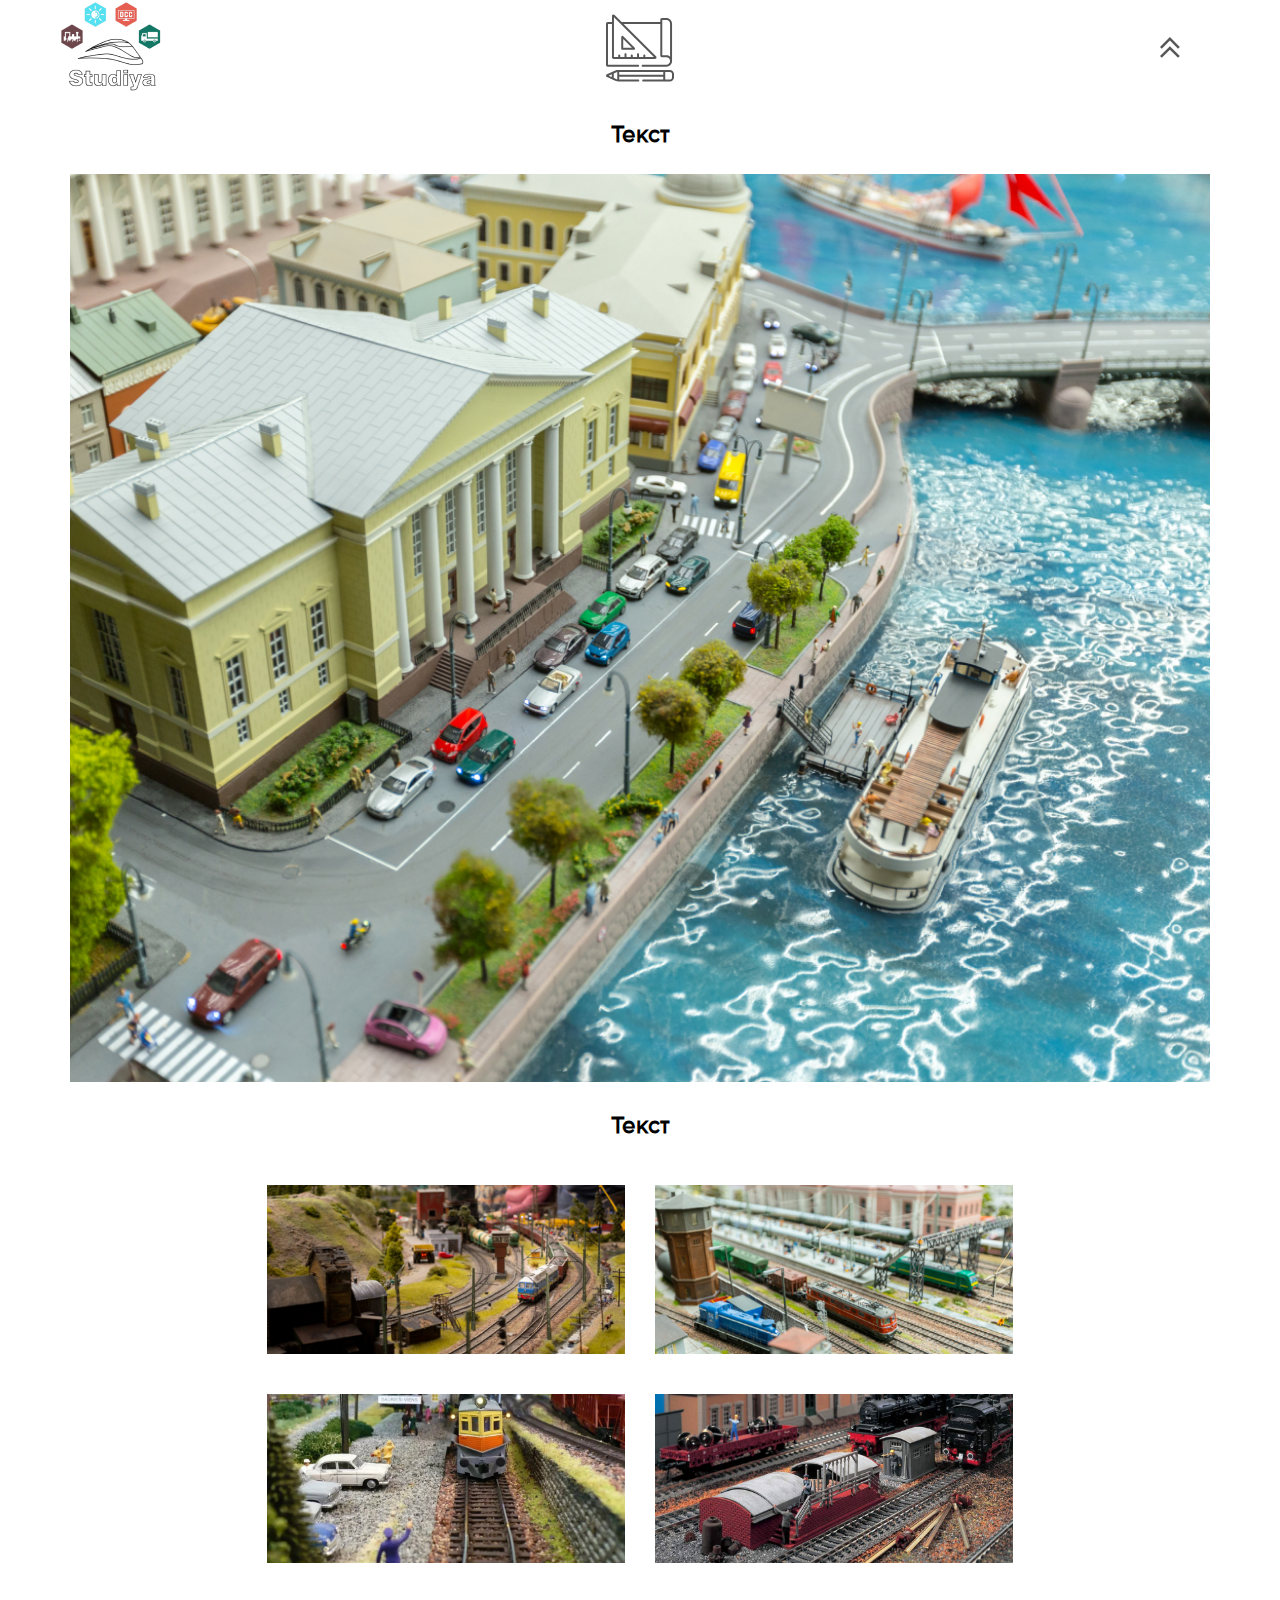
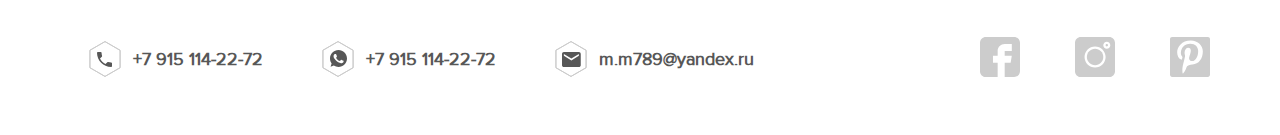
<file: services1.html>
<!DOCTYPE html>
<html lang="ru">
<head>
	<meta charset="UTF-8">
	<title>Stydiya услуги</title>
	<meta name="viewport" content="width=device-width, initial-scale=1, maximum-scale=1, minimum-scale=1, user-scalable=no">
	<link rel="stylesheet" href="css/main.css">
	<link rel="stylesheet" href="css/otherpagies.css">
	<style>
        @font-face {
            font-family: Proxima Nova;
            src: url(Proxima_Nova.ttf)
        }
    </style>
	<link rel="stylesheet" href="css/animate.css">
	<link rel="stylesheet" href="css/adaptive.css">
	<link rel="stylesheet" href="css/animations.css">
</head>
<body>
	<div class="main_div d-flex">
		<nav class="otherpage__nav container d-flex" id="otherpage__nav">
			<ul class="nav__menu desktop-menu hidden d-flex" id="main-nav">
				<span class="js-menu_item" id="js-menu_item">
				<div class="menu__content gallery-content d-flex" id="menu__content">
					<div>
						<a class="d-flex" href="photogallery.html">
							<img src="img/photo.svg">
							Фото
						</a>
					</div>
					<div>
						<a class="d-flex" href="videogallery.html">
							<img src="img/video.svg">
							Видео
						</a>
					</div>
				</div>
				<li class="menu__item menu-gallery d-flex" id="menu__item">Галерея</li>
				</span>
				<span class="js-menu_item" id="js-menu_item2">
				<div class="menu__content  d-flex" id="menu__content2">
					<div>
						<a class="d-flex" href="services1.html">
							<img src="img/services1.svg">
							Изготовление<br>макетов
						</a>
					</div>
					<div>
						<a class="d-flex" href="services2.html">
							<img src="img/services2.svg">
							Макеты<br>готовые
						</a>
					</div>
					<div>
						<a class="d-flex" href="services3.html">
							<img src="img/services3.svg">
							Цифровое<br>управление
						</a>
					</div>
					<div>
						<a class="d-flex" href="services4.html">
							<img src="img/services4.svg">
							Комплектующие<br>для макетов
						</a>
					</div>
					<div>
						<a class="d-flex" href="services5.html">
							<img src="img/services5.svg">
							Выезд<br>на объект
						</a>
					</div>
					<div>
						<a class="d-flex" href="services6.html">
							<img src="img/services6.svg">
							Обслуживание<br>макетов
						</a>
					</div>
				</div>
				<li class="menu__item d-flex" id="menu__item2">Услуги</li>
				</span>
				<span class="js-menu_item" id="js-menu_item3">
				<div class="menu__content shop-icons d-flex" id="menu__content3">
				<div class="d-flex">
					<input class="shop__radio-btn" type="checkbox" id="scale1" checked>
					<label class="g" for="scale1"></label>
					<input class="shop__radio-btn" type="checkbox" id="scale2" checked>
					<label class="ho" for="scale2"></label>
					<input class="shop__radio-btn" type="checkbox" id="scale3" checked>
					<label class="tt" for="scale3"></label>
					<input class="shop__radio-btn" type="checkbox" id="scale4" checked>
					<label class="n" for="scale4"></label>
				</div>
				<div class="d-flex">
					<hr>
					<span>Фильтр по масштабам (отключите ненужный масштаб)</span>
					<hr>
				</div>
				<div class="d-flex">
					<div>
						<span class="shop__menu-item d-flex">
							<img src="img/shop1.svg">
							<span class="shop__title">Изготовление<br>макетов</span>
							<ul class="shop__menu shop__menu-large">
								<li>Ааааа</li>
							</ul>
						</span>
					</div>
					<div>
						<span class="shop__menu-item d-flex">
							<img src="img/shop2.svg">
							<span class="shop__title">Макеты<br>готовые</span>
							<ul class="shop__menu shop__menu-large">
								<li></li>
							</ul>
						</span>
					</div>
					<div>
						<span class="shop__menu-item d-flex">
							<img src="img/shop3.svg">
							<span class="shop__title">Электроника</span>
							<ul class="shop__menu">
								<li></li>
							</ul>
						</span>
					</div>
					<div>
						<span class="shop__menu-item d-flex">
							<img src="img/shop4.svg">
							<span class="shop__title">Поезда</span>
							<ul class="shop__menu">
								<li>Паровозы</li>
								<li>Электровозы</li>
								<li>Тепловозы</li>
								<li>Вагоны пассажирские</li>
								<li>Вагоны товарные</li>
								<li>Прочее</li>
								<li>Стартовые наборы</li>
							</ul>
						</span>
					</div>
					<div>
						<span class="shop__menu-item d-flex">
							<img src="img/shop5.svg">
							<span class="shop__title">Рельсы</span>
							<ul class="shop__menu">
								<li></li>
							</ul>
						</span>
					</div>
					<div>
						<span class="shop__menu-item d-flex">
							<img src="img/shop6.svg">
							<span class="shop__title">Строения</span>
							<ul class="shop__menu">
								<li>Дома</li>
								<li>Заводы, фабрики</li>
								<li>Вокзалы, перроны, депо</li>
								<li>Детские площадкиб аттракционы</li>
								<li>Бизнесцентры</li>
								<li>Магазины</li>
								<li>Кафе</li>
								<li>Киоски</li>
								<li>Прочее</li>
							</ul>
						</span>
					</div>
					<div>
						<span class="shop__menu-item d-flex">
							<img src="img/shop7.svg">
							<span class="shop__title">Элементы<br>ландшафта</span>
							<ul class="shop__menu shop__menu-large">
								<li></li>
							</ul>
						</span>
					</div>
					<div>
						<span class="shop__menu-item d-flex">
							<img src="img/shop8.svg">
							<span class="shop__title">Прочее</span>
							<ul class="shop__menu">
								<li></li>
							</ul>
						</span>
					</div>
					<div>
						<span class="shop__menu-item d-flex">
							<img src="img/shop9.svg">
							<span class="shop__title">Инструменты</span>
							<ul class="shop__menu">
								<li>Ручной инструмент</li>
								<li>Аккумуляторный инструмент</li>
								<li>Электро инструмент (220В)</li>
								<li>Приспособления</li>
								<li>Свёрла, фрезы</li>
								<li>Расходники</li>
								<li>Прочее</li>
							</ul>
						</span>
					</div>
					<div>
						<span class="shop__menu-item d-flex">
							<img src="img/shop10.svg">
							<span class="shop__title">Расходные<br>материалы</span>
							<ul class="shop__menu shop__menu-large shop__menu-last">
								<li>1</li>
								<li>2</li>
								<li>3</li>
							</ul>
						</span>
					</div>
				</div>
				</div>
				<li class="menu__item d-flex" id="menu__item3">Магазин</li>
				</span>
				<span class="js-menu_item" id="js-menu_item4">
				<div class="menu__content  d-flex" id="menu__content4">
					<div class="about_us-item" id="forum-1" tabindex="1">
							<span class="d-flex">
								<img src="img/login.svg">
								<span class="about_us__title">Вход</span>
							</span>
							<div class="about_us-inf d-flex" id="forum-inf1">
								<input class="text-field" autocomplete="off" placeholder=" Логин" name="login">
								<div class="password_wrapper"><input type="password" class="text-field password" autocomplete="off" placeholder=" Пароль" name="password"><div class="eye"></div></div>
								<div class="login-inf d-flex">
									<a href="#">Забыли пароль?</a>
									<a href="#">Личный кабинет</a>
									<button>Вход</button>
								</div>
							</div>
					</div>
					<div>
						<a class="d-flex" href="downloads.html">
							<img src="img/downloads.svg">
							Загрузки
						</a>
					</div>
					<div class="rules-item" id="rules_forum" tabindex="9">
									<span class="icon d-flex">
										<img src="img/forum_rules.svg">
										<span class="about_us__title">Правила форума</span>
									</span>
									<div class="rules-inf d-flex" id="rules3">
										<div id="text8">
											<p>(Правила форума)1. Магазин работает в установленные для него дни и часы торговли, о чем на видном месте при входе вывешивается соответствующее объявление.</p>

											<p>При наличии большого количества покупателей за 15 минут до наступления времени обеденного перерыва (там, где он установлен) и окончания рабочего дня разрешается прекращать допуск покупателей в магазин. Покупатели, отобравшие товар или имеющие на руках кассовые чеки, должны быть обслужены.</p>

											<p>2. Ключи от магазина должны храниться у заведующего (директора) магазином, если он является материально ответственным лицом, а пломбир или печать - у заместителя заведующего или у одного из материально ответственных лиц. Если заведующий магазином не является материально ответственным лицом, то у него хранятся пломбир или печать, а ключи - у одного из материально ответственных лиц.</p>

											<p>В магазинах, где применяется бригадная материальная ответственность, при открытии и закрытии магазина необходимо присутствие хотя бы одного из членов бригады.</p>

											<p>В крупном магазине его открытие и закрытие производит дежурный администратор вместе с материально ответственными лицами, и ключи от магазина хранятся у дежурного. Хранение ключей и пломбира (печати) у одного лица не допускается.</p>

											<p>3. Закрытие магазина на ремонт допускается только с разрешения управления (отдела) торговли исполкома городского (районного) Совета депутатов трудящихся, при наличии проектно-сметной документации, обеспеченности ремонтных работ источниками финансирования и необходимыми строительными материалами и рабочей силой.</p>
											<p>Администрация магазина не менее чем за 5 дней до закрытия магазина на ремонт обязана вывесить об этом специальное объявление с указанием ближайших магазинов, производящих торговлю аналогичными товарами.</p>

											<img src="img/loupe.svg" class="enlarge loupe" onclick="enlarge_text('text8')">
										</div>
									</div>
					</div>
				</div>
				<li class="menu__item d-flex" id="menu__item4">Форум</li>
				</span>
				<span class="js-menu_item" id="js-menu_item5">
				<div class="menu__content  about_us-content d-flex" id="menu__content5">
				<div class="about_us-content__main_items d-flex">
					<div class="about_us-item" id="about_us-1" tabindex="0">
						<span class="d-flex">
							<img src="img/about1.svg">
							<span class="about_us__title">О макетах<br>и о нас</span>
						</span>
						<div class="about_us-inf d-flex" id="about_us-inf1">
							<div class="about_us-inf1__text d-flex">
								<p>
									Мы являемся уникальными разработчиками макетов и поставщиками запчастей для создания макетов.
									Работаем со всеми известными мировыми брендами.
									Поможем воплотить вашу фантазию в реальность.
								</p>
								<div class="social-networks d-flex">
									<a href="https://www.facebook.com/maketsozdanie.michail" target="blank"><img src="img/facebook.svg"></a>
									<a href="https://www.instagram.com/maket_sozdanie/" target="blank"><img src="img/instagram.svg"></a>
									<a href="https://www.pinterest.ru/michail0236/изготовление-макетов/" target="blank"><img src="img/pinterest.svg"></a>
								</div>
							</div>
							<ul class="contacts d-flex">
								<li class="contact d-flex">
									<img src="img/contact1.svg"><span>+7 915 114-22-72</span>
								</li>
								<li class="contact d-flex">
									<img src="img/contact2.svg"><span>+7 915 114-22-72</span>
								</li>
								<li class="contact d-flex">
									<img src="img/contact3.svg"><span>m.m789@yandex.ru</span>
								</li>
							</ul>
						</div>
					</div>
					<div class="about_us-item" id="about_us-2" tabindex="0">
						<span class="d-flex">
							<img src="img/about2.svg">
							<span class="about_us__title">Гарантия и постгарантийное<br>обслуживание</span>
						</span>
						<div class="about_us-inf d-flex" id="about_us-inf2">
							<div id="text2">
							<p>1. Магазин работает в установленные для него дни и часы торговли, о чем на видном месте при входе вывешивается соответствующее объявление.</p>

							<p>При наличии большого количества покупателей за 15 минут до наступления времени обеденного перерыва (там, где он установлен) и окончания рабочего дня разрешается прекращать допуск покупателей в магазин. Покупатели, отобравшие товар или имеющие на руках кассовые чеки, должны быть обслужены.</p>

							<p>2. Ключи от магазина должны храниться у заведующего (директора) магазином, если он является материально ответственным лицом, а пломбир или печать - у заместителя заведующего или у одного из материально ответственных лиц. Если заведующий магазином не является материально ответственным лицом, то у него хранятся пломбир или печать, а ключи - у одного из материально ответственных лиц.</p>

							<p>В магазинах, где применяется бригадная материальная ответственность, при открытии и закрытии магазина необходимо присутствие хотя бы одного из членов бригады.</p>

							<p>В крупном магазине его открытие и закрытие производит дежурный администратор вместе с материально ответственными лицами, и ключи от магазина хранятся у дежурного. Хранение ключей и пломбира (печати) у одного лица не допускается.</p>

							<p>3. Закрытие магазина на ремонт допускается только с разрешения управления (отдела) торговли исполкома городского (районного) Совета депутатов трудящихся, при наличии проектно-сметной документации, обеспеченности ремонтных работ источниками финансирования и необходимыми строительными материалами и рабочей силой.</p>
							<img src="img/loupe.svg" class="enlarge loupe" id="loupe1" onclick="enlarge_text('text2')">
							</div>
						</div>
					</div>
					<div class="about_us-item" id="about_us-3" tabindex="0"> 
						<span class="d-flex">
							<img src="img/about3.svg">
							<span class="about_us__title">Оплата<br>и доставка</span>
						</span>
						<div class="about_us-inf d-flex" id="about_us-inf3">
							<div id="text3">
							<p>1. Магазин работает в установленные для него дни и часы торговли, о чем на видном месте при входе вывешивается соответствующее объявление.</p>

							<p>При наличии большого количества покупателей за 15 минут до наступления времени обеденного перерыва (там, где он установлен) и окончания рабочего дня разрешается прекращать допуск покупателей в магазин. Покупатели, отобравшие товар или имеющие на руках кассовые чеки, должны быть обслужены.</p>

							<p>2. Ключи от магазина должны храниться у заведующего (директора) магазином, если он является материально ответственным лицом, а пломбир или печать - у заместителя заведующего или у одного из материально ответственных лиц. Если заведующий магазином не является материально ответственным лицом, то у него хранятся пломбир или печать, а ключи - у одного из материально ответственных лиц.</p>

							<p>В магазинах, где применяется бригадная материальная ответственность, при открытии и закрытии магазина необходимо присутствие хотя бы одного из членов бригады.</p>

							<p>В крупном магазине его открытие и закрытие производит дежурный администратор вместе с материально ответственными лицами, и ключи от магазина хранятся у дежурного. Хранение ключей и пломбира (печати) у одного лица не допускается.</p>

							<p>3. Закрытие магазина на ремонт допускается только с разрешения управления (отдела) торговли исполкома городского (районного) Совета депутатов трудящихся, при наличии проектно-сметной документации, обеспеченности ремонтных работ источниками финансирования и необходимыми строительными материалами и рабочей силой.</p>
							<img src="img/loupe.svg" class="enlarge loupe" onclick="enlarge_text('text3')">
							</div>
						</div>
					</div>
					<div class="about_us-item" id="about_us-4" tabindex="0">
						<span class="d-flex">
							<img src="img/about4.svg">
							<span class="about_us__title">Возврат<br>товара</span>
						</span>
						<div class="about_us-inf d-flex" id="about_us-inf4">
							<div id="text4">
							<p>1. Магазин работает в установленные для него дни и часы торговли, о чем на видном месте при входе вывешивается соответствующее объявление.</p>

							<p>При наличии большого количества покупателей за 15 минут до наступления времени обеденного перерыва (там, где он установлен) и окончания рабочего дня разрешается прекращать допуск покупателей в магазин. Покупатели, отобравшие товар или имеющие на руках кассовые чеки, должны быть обслужены.</p>

							<p>2. Ключи от магазина должны храниться у заведующего (директора) магазином, если он является материально ответственным лицом, а пломбир или печать - у заместителя заведующего или у одного из материально ответственных лиц. Если заведующий магазином не является материально ответственным лицом, то у него хранятся пломбир или печать, а ключи - у одного из материально ответственных лиц.</p>

							<p>В магазинах, где применяется бригадная материальная ответственность, при открытии и закрытии магазина необходимо присутствие хотя бы одного из членов бригады.</p>

							<p>В крупном магазине его открытие и закрытие производит дежурный администратор вместе с материально ответственными лицами, и ключи от магазина хранятся у дежурного. Хранение ключей и пломбира (печати) у одного лица не допускается.</p>

							<p>3. Закрытие магазина на ремонт допускается только с разрешения управления (отдела) торговли исполкома городского (районного) Совета депутатов трудящихся, при наличии проектно-сметной документации, обеспеченности ремонтных работ источниками финансирования и необходимыми строительными материалами и рабочей силой.</p>
							<p>Администрация магазина не менее чем за 5 дней до закрытия магазина на ремонт обязана вывесить об этом специальное объявление с указанием ближайших магазинов, производящих торговлю аналогичными товарами.</p>

							<p>4. Помещение, оборудование и инвентарь магазина должны удовлетворять требованиям, установленным для данного вида торговли.</p>

							<p>5. Внешние и внутренние витрины магазина должны быть оформлены в соответствии со специальными правилами и практическими указаниями устройства и содержания витрин и использованы для рекламы имеющихся в продаже товаров.</p>
								
							<p>6. Заведующий (директор) магазином и его заместитель, заведующие отделами (секциями) и их заместители, продавцы, кассиры, главные (старшие) бухгалтеры, вновь принимаемые для работы в магазине, обязаны ознакомиться с настоящими Правилами и расписаться в том, что Правила прочитаны и приняты к неуклонному исполнению.</p>
							<img src="img/loupe.svg" class="enlarge loupe" onclick="enlarge_text('text4')">
							</div>
						</div>
					</div>
				</div>
				</div>
				<li class="menu__item d-flex" id="menu__item5">О нас</li>
				</span>
				<li>
					<div class="language_box loader" id="language_box">
						<span id="en" class="d " onclick="animation('EN')"></span>
						<span id="de" class="d " onclick="animation('DE')"></span>
						<span id="ru" class="d " onclick="animation('RU')"></span>
					</div>
				</li>
				<span class="js-menu_item" id="js-menu_item6">
					<div class="menu__content  d-flex" id="menu__content6">
						<div class="about_us-item" id="profile-1" tabindex="1">
							<span class="d-flex">
								<img src="img/login.svg">
								<span class="about_us__title">Вход</span>
							</span>
							<div class="about_us-inf d-flex" id="profile-inf1">
								<input class="text-field" autocomplete="off" placeholder=" Логин" name="login">
								<div class="password_wrapper"><input type="password" class="text-field password" autocomplete="off" placeholder=" Пароль" name="password"><div class="eye"></div></div>
								<div class="login-inf d-flex">
									<a href="#">Забыли пароль?</a>
									<a href="#">Личный кабинет</a>
									<button>Вход</button>
								</div>
							</div>
						</div>
						<div class="about_us-item" id="profile-2" tabindex="2">
							<span class="d-flex">
								<img src="img/registration.svg">
								<span class="about_us__title">Регистрация</span>
							</span>
							<div class="about_us-inf d-flex" id="profile-inf2">
								<div class="reg_row d-flex">
									<span>Где хотите зарегистрироваться:</span>
									<span class="d-flex">Магазин <input class="" name="checkbox_shop" type="checkbox" id="checkbox_shop"></span>
									<span class="d-flex">Форум <input class="" name="checkbox_shop" type="checkbox" id="checkbox_forum"></span>
								</div>
								<div class="reg_row d-flex">
									<div class="reg_column d-flex">
										<input class="text-field" autocomplete="off" placeholder=" Имя" name="name_user">
										<input class="text-field" autocomplete="off" placeholder=" Логин/Ник" name="login">
										<div class="password_wrapper"><input type="password" class="text-field password" autocomplete="off" placeholder=" Пароль" name="password"><div class="eye"></div></div>
										<span class="reg__small-text">* для ввода пароля использовать заглавные, прописные буквы и цифры</span>
										
									</div>
									<div class="reg_column d-flex">
										<input class="text-field" autocomplete="off" placeholder=" Фамилия" name="lastname">
										<input class="text-field" autocomplete="off" placeholder=" E-mail" name="email">
										<div class="password_wrapper"><input type="password" class="text-field password" autocomplete="off" placeholder=" Повторите пароль" name="password2"><div class="eye"></div></div>
										<span class="reg__small-text">* для ввода пароля использовать заглавные, прописные буквы и цифры</span>
										
									</div>
								</div>
								<div class="reg_row reg_checkboxes d-flex">
									<span class="d-flex"><input class="" name="checkbox_shop" type="checkbox" id="checkbox_mail"> Хочу получать рассылки о новинках и акциях</span>
									<span class="d-flex"><input class="" name="checkbox_shop" type="checkbox" id="checkbox_rules"> Ознакомнен(а) и полностью согласен(на) с правилами форума</span>
								</div>
								<button>Регистрация</button>
							</div>
						</div>
						<div class="about_us-item" id="profile-3" tabindex="3">
							<span class="d-flex">
								<img src="img/rules.svg">
								<span class="about_us__title">Правила</span>
							</span>
							<div class="about_us-inf d-flex" id="profile-inf3">
								<div class="rules-item" id="rules_shop" tabindex="4">
									<span class="icon d-flex">
										<img src="img/shop_rules.svg">
										<span class="about_us__title">Правила магазина</span>
									</span>
									<div class="rules-inf d-flex" id="rules1">
										<div id="text6">
											<p>1. Магазин работает в установленные для него дни и часы торговли, о чем на видном месте при входе вывешивается соответствующее объявление.</p>

											<p>При наличии большого количества покупателей за 15 минут до наступления времени обеденного перерыва (там, где он установлен) и окончания рабочего дня разрешается прекращать допуск покупателей в магазин. Покупатели, отобравшие товар или имеющие на руках кассовые чеки, должны быть обслужены.</p>

											<p>2. Ключи от магазина должны храниться у заведующего (директора) магазином, если он является материально ответственным лицом, а пломбир или печать - у заместителя заведующего или у одного из материально ответственных лиц. Если заведующий магазином не является материально ответственным лицом, то у него хранятся пломбир или печать, а ключи - у одного из материально ответственных лиц.</p>

											<p>В магазинах, где применяется бригадная материальная ответственность, при открытии и закрытии магазина необходимо присутствие хотя бы одного из членов бригады.</p>

											<p>В крупном магазине его открытие и закрытие производит дежурный администратор вместе с материально ответственными лицами, и ключи от магазина хранятся у дежурного. Хранение ключей и пломбира (печати) у одного лица не допускается.</p>

											<p>3. Закрытие магазина на ремонт допускается только с разрешения управления (отдела) торговли исполкома городского (районного) Совета депутатов трудящихся, при наличии проектно-сметной документации, обеспеченности ремонтных работ источниками финансирования и необходимыми строительными материалами и рабочей силой.</p>
											<p>Администрация магазина не менее чем за 5 дней до закрытия магазина на ремонт обязана вывесить об этом специальное объявление с указанием ближайших магазинов, производящих торговлю аналогичными товарами.</p>
											
											<img src="img/loupe.svg" class="enlarge loupe" onclick="enlarge_text('text6')">
										</div>
									</div>
								</div>
								<div class="rules-item" id="rules_forum" tabindex="5">
									<span class="icon d-flex">
										<img src="img/forum_rules.svg">
										<span class="about_us__title">Правила форума</span>
									</span>
									<div class="rules-inf d-flex" id="rules2">
										<div id="text7">
											<p>(Правила форума)1. Магазин работает в установленные для него дни и часы торговли, о чем на видном месте при входе вывешивается соответствующее объявление.</p>

											<p>При наличии большого количества покупателей за 15 минут до наступления времени обеденного перерыва (там, где он установлен) и окончания рабочего дня разрешается прекращать допуск покупателей в магазин. Покупатели, отобравшие товар или имеющие на руках кассовые чеки, должны быть обслужены.</p>

											<p>2. Ключи от магазина должны храниться у заведующего (директора) магазином, если он является материально ответственным лицом, а пломбир или печать - у заместителя заведующего или у одного из материально ответственных лиц. Если заведующий магазином не является материально ответственным лицом, то у него хранятся пломбир или печать, а ключи - у одного из материально ответственных лиц.</p>

											<p>В магазинах, где применяется бригадная материальная ответственность, при открытии и закрытии магазина необходимо присутствие хотя бы одного из членов бригады.</p>

											<p>В крупном магазине его открытие и закрытие производит дежурный администратор вместе с материально ответственными лицами, и ключи от магазина хранятся у дежурного. Хранение ключей и пломбира (печати) у одного лица не допускается.</p>

											<p>3. Закрытие магазина на ремонт допускается только с разрешения управления (отдела) торговли исполкома городского (районного) Совета депутатов трудящихся, при наличии проектно-сметной документации, обеспеченности ремонтных работ источниками финансирования и необходимыми строительными материалами и рабочей силой.</p>
											<p>Администрация магазина не менее чем за 5 дней до закрытия магазина на ремонт обязана вывесить об этом специальное объявление с указанием ближайших магазинов, производящих торговлю аналогичными товарами.</p>

											<img src="img/loupe.svg" class="enlarge loupe" onclick="enlarge_text('text7')">
										</div>
									</div>
								</div>
							</div>
						</div>
					</div>
					<li class="menu__item-profile d-flex" id="menu__item6"></li>
				</span>
			</ul>
			<ul class="page__nav d-flex">
				<li class="menu-wrapper" tabindex="0" id="menu-wrapper">
					<ul class="mobile-menu">
						<li class="mobile-menu__item" id="">
							<span class="inner-menu__title">Галерея</span>
							<ul class="inner-menu">
								<li class="inner-menu__item" id=""><a href="photogallery.html">Фото</a></li>
								<li class="inner-menu__item" id=""><a href="videogallery.html">Видео</a></li>
							</ul>
						</li>
						<li class="mobile-menu__item" id="">
							<span class="inner-menu__title">Услуги</span>
							<ul class="inner-menu">
								<li class="inner-menu__item" id=""><a href="services1.html">Изготовление макетов</a></li>
								<li class="inner-menu__item" id=""><a href="services2.html">Макеты готовые</a></li>
								<li class="inner-menu__item" id=""><a href="services3.html">Цифровое управление</a></li>
								<li class="inner-menu__item" id=""><a href="services4.html">Комплектующие для макетов</a></li>
								<li class="inner-menu__item" id=""><a href="services5.html">Выезд на объект</a></li>
								<li class="inner-menu__item" id=""><a href="services6.html">Обслуживание макетов</a></li>
							</ul>
						</li>
						<li class="mobile-menu__item" id="">
							<span class="inner-menu__title">Магазин</span>
							<ul class="inner-menu">
								<li class="inner-menu__item" id="">
									<div class="scales d-flex">
										<input class="shop__radio-btn" type="checkbox" id="scale1-m" checked>
										<label class="g" for="scale1-m"></label>
										<input class="shop__radio-btn" type="checkbox" id="scale2-m" checked>
										<label class="ho" for="scale2-m"></label>
										<input class="shop__radio-btn" type="checkbox" id="scale3-m" checked>
										<label class="tt" for="scale3-m"></label>
										<input class="shop__radio-btn" type="checkbox" id="scale4-m" checked>
										<label class="n" for="scale4-m"></label>
									</div>
									<span class="scales_comment">Фильтр по масштабам (отключите ненужный масштаб)</span>
								</li>
								<li class="inner-menu__item" id=""><a href="">Изготовление макетов</a></li>
								<li class="inner-menu__item" id=""><a href="">Макеты готовые</a></li>
								<li class="inner-menu__item" id=""><a href="">Электроника</a></li>
								<li class="inner-menu__item" id=""><a href="">Поезда</a></li>
								<li class="inner-menu__item" id=""><a href="">Рельсы</a></li>
								<li class="inner-menu__item" id=""><a href="">Строения</a></li>
								<li class="inner-menu__item" id=""><a href="">Элементы ландшафты</a></li>
								<li class="inner-menu__item" id=""><a href="">Прочее</a></li>
								<li class="inner-menu__item" id=""><a href="">Инструменты</a></li>
								<li class="inner-menu__item" id=""><a href="">Расходные материалы</a></li>
							</ul>
						</li>
						<li class="mobile-menu__item" id="">
							<span class="inner-menu__title">Форум</span>
							<ul class="inner-menu">
								<li class="inner-menu__item d-flex" id="forum_buttons">
									<span class="menu_title">Регистрация
										<div class="menu_content">
												<div class="reg_row d-flex">
													<span>Где хотите зарегистрироваться:</span>
													<span class="checkbox_wrapper d-flex">
													<span class="d-flex"><input class="" name="checkbox_shop" type="checkbox" id="checkbox_shop"> Магазин</span>
													<span class="d-flex"><input class="" name="checkbox_shop" type="checkbox" id="checkbox_forum"> Форум</span>
													</span>
												</div>
												<div class="reg_row d-flex">
													<div class="reg_column d-flex">
														<input class="text-field" autocomplete="off" placeholder=" Имя" name="name_user">
														<input class="text-field" autocomplete="off" placeholder=" Логин/Ник" name="login">
														<div class="password_wrapper"><input type="password" class="text-field password" autocomplete="off" placeholder=" Пароль" name="password"><div class="eye"></div></div>
														<div class="password_wrapper"><input type="password" class="text-field password" autocomplete="off" placeholder=" Повторите пароль" name="password2"><div class="eye"></div></div>
														<span class="reg__small-text">* для ввода пароля использовать заглавные, прописные буквы и цифры</span>
														<input class="text-field" autocomplete="off" placeholder=" Фамилия" name="lastname">
														<input class="text-field" autocomplete="off" placeholder=" E-mail" name="email">
													</div>
												</div>
													<div class="reg_row reg_checkboxes d-flex"><span class="d-flex"><input class="" name="checkbox_shop" type="checkbox" id="checkbox_mail"> Хочу получать рассылки о новинках и акциях</span></div>
													<div class="reg_row reg_checkboxes d-flex"><span class="d-flex"><input class="" name="checkbox_shop" type="checkbox" id="checkbox_rules"> Ознакомнен(а) и согласен(на) с правилами форума</span></div>
												<button>Регистрация</button>
										</div>
									</span>
									<span class="menu_title">Вход
										<div class="menu_content d-flex">
												<input class="text-field" autocomplete="off" placeholder=" Логин" name="login">
												<div class="password_wrapper"><input type="password" class="text-field password" autocomplete="off" placeholder=" Пароль" name="password"><div class="eye"></div></div>
												<div class="login-inf d-flex">
													<a href="#">Забыли пароль?</a>
													<button>Вход</button>
												</div>
										</div>
									</span>
								</li>
								<li class="inner-menu__item d-flex" id="search-wrapper">
									<input class="search" type="text" placeholder=" Поиск">
								</li>
								<li class="inner-menu__item" id="">Материалы для скачивания</li>
								<li class="inner-menu__item" id="">Тема 1</li>
								<li class="inner-menu__item" id="">Тема 2</li>
								<li class="inner-menu__item" id="">Тема 3</li>
							</ul>
						</li>
						<li class="mobile-menu__item" id="forum-mobile">
							<span class="inner-menu__title">О нас</span>
							<ul class="inner-menu">
								<li class="inner-menu__item" id="">О макетах и о нас
									<div class="about_us__inf">
										<p>
											Мы являемся уникальными разработчиками макетов и поставщиками запчастей для создания макетов.
											Работаем со всеми известными мировыми брендами.
											Поможем воплотить вашу фантазию в реальность.
										</p>
									</div>
								</li>
								<li class="inner-menu__item" id="">Гарантия и постгарантийное обслуживание
									<div class="about_us__inf">
										<p>1. Магазин работает в установленные для него дни и часы торговли, о чем на видном месте при входе вывешивается соответствующее объявление.
										При наличии большого количества покупателей за 15 минут до наступления времени обеденного перерыва (там, где он установлен) и окончания рабочего дня разрешается прекращать допуск покупателей в магазин. Покупатели, отобравшие товар или имеющие на руках кассовые чеки, должны быть обслужены.</p>
										<p>2. Ключи от магазина должны храниться у заведующего (директора) магазином, если он является материально ответственным лицом, а пломбир или печать - у заместителя заведующего или у одного из материально ответственных лиц. Если заведующий магазином не является материально ответственным лицом, то у него хранятся пломбир или печать, а ключи - у одного из материально ответственных лиц.
										В магазинах, где применяется бригадная материальная ответственность, при открытии и закрытии магазина необходимо присутствие хотя бы одного из членов бригады.
										В крупном магазине его открытие и закрытие производит дежурный администратор вместе с материально ответственными лицами, и ключи от магазина хранятся у дежурного. Хранение ключей и пломбира (печати) у одного лица не допускается.</p>
										<p>3. Закрытие магазина на ремонт допускается только с разрешения управления (отдела) торговли исполкома городского (районного) Совета депутатов трудящихся, при наличии проектно-сметной документации, обеспеченности ремонтных работ источниками финансирования и необходимыми строительными материалами и рабочей силой.</p>
									</div>
								</li>
								<li class="inner-menu__item" id="">Оплата и доставка
									<div class="about_us__inf">
										<p>1. Магазин работает в установленные для него дни и часы торговли, о чем на видном месте при входе вывешивается соответствующее объявление.
										При наличии большого количества покупателей за 15 минут до наступления времени обеденного перерыва (там, где он установлен) и окончания рабочего дня разрешается прекращать допуск покупателей в магазин. Покупатели, отобравшие товар или имеющие на руках кассовые чеки, должны быть обслужены.</p>
										<p>2. Ключи от магазина должны храниться у заведующего (директора) магазином, если он является материально ответственным лицом, а пломбир или печать - у заместителя заведующего или у одного из материально ответственных лиц. Если заведующий магазином не является материально ответственным лицом, то у него хранятся пломбир или печать, а ключи - у одного из материально ответственных лиц.
										В магазинах, где применяется бригадная материальная ответственность, при открытии и закрытии магазина необходимо присутствие хотя бы одного из членов бригады.
										В крупном магазине его открытие и закрытие производит дежурный администратор вместе с материально ответственными лицами, и ключи от магазина хранятся у дежурного. Хранение ключей и пломбира (печати) у одного лица не допускается.</p>
										<p>3. Закрытие магазина на ремонт допускается только с разрешения управления (отдела) торговли исполкома городского (районного) Совета депутатов трудящихся, при наличии проектно-сметной документации, обеспеченности ремонтных работ источниками финансирования и необходимыми строительными материалами и рабочей силой.</p>
									</div>
								</li>
								<li class="inner-menu__item" id="">Возврат товара
									<div class="about_us__inf">
										<p>1. Магазин работает в установленные для него дни и часы торговли, о чем на видном месте при входе вывешивается соответствующее объявление.
										При наличии большого количества покупателей за 15 минут до наступления времени обеденного перерыва (там, где он установлен) и окончания рабочего дня разрешается прекращать допуск покупателей в магазин. Покупатели, отобравшие товар или имеющие на руках кассовые чеки, должны быть обслужены.</p>
										<p>2. Ключи от магазина должны храниться у заведующего (директора) магазином, если он является материально ответственным лицом, а пломбир или печать - у заместителя заведующего или у одного из материально ответственных лиц. Если заведующий магазином не является материально ответственным лицом, то у него хранятся пломбир или печать, а ключи - у одного из материально ответственных лиц.
										В магазинах, где применяется бригадная материальная ответственность, при открытии и закрытии магазина необходимо присутствие хотя бы одного из членов бригады.
										В крупном магазине его открытие и закрытие производит дежурный администратор вместе с материально ответственными лицами, и ключи от магазина хранятся у дежурного. Хранение ключей и пломбира (печати) у одного лица не допускается.</p>
										<p>3. Закрытие магазина на ремонт допускается только с разрешения управления (отдела) торговли исполкома городского (районного) Совета депутатов трудящихся, при наличии проектно-сметной документации, обеспеченности ремонтных работ источниками финансирования и необходимыми строительными материалами и рабочей силой.Администрация магазина не менее чем за 5 дней до закрытия магазина на ремонт обязана вывесить об этом специальное объявление с указанием ближайших магазинов, производящих торговлю аналогичными товарами.</p>
										<p>4. Помещение, оборудование и инвентарь магазина должны удовлетворять требованиям, установленным для данного вида торговли.</p>
										<p>5. Внешние и внутренние витрины магазина должны быть оформлены в соответствии со специальными правилами и практическими указаниями устройства и содержания витрин и использованы для рекламы имеющихся в продаже товаров.</p>
										<p>6. Заведующий (директор) магазином и его заместитель, заведующие отделами (секциями) и их заместители, продавцы, кассиры, главные (старшие) бухгалтеры, вновь принимаемые для работы в магазине, обязаны ознакомиться с настоящими Правилами и расписаться в том, что Правила прочитаны и приняты к неуклонному исполнению.</p>
									</div>
								</li>
							</ul>
						</li>
					</ul>
					<div class="menu-btn" id="menu-btn"></div>
				</li>
				<li id="desktop-logo">
					<a href="index.html"><img id="logo" src="img/logo.png" alt="Логотип"></a>
				</li>
				<li id="mobile-logo">
					<a href="index.html"><img id="logo" src="img/logo.jpg" alt="Логотип"></a>
				</li>
				<li>
					<img src="img/services1.svg" height="68">
				</li>
				<li onmouseover="open_menu()" id="openmenu">
					<img class="open_menu" src="img/arrows.svg">
				</li>
			</ul>
		</nav>
		<div class="information_block container">
			<h3>Текст</h3>
			<img src="img/services_img1.jpg" width="100%" alt="Услуги">
			<h3>Текст</h3>
			<div class="gallery d-flex">
				<img src="img/photos/1.jpg">
				<img src="img/photos/2.jpg">
				<img src="img/photos/3.jpg">
				<img src="img/photos/4.jpg">
			</div>
		</div>
		<div class="footer__inf footer container d-flex">
				<ul class="contacts d-flex">
					<li class="contact d-flex">
						<img src="img/contact1.svg"><span>+7 915 114-22-72</span>
					</li>
					<li class="contact d-flex">
						<img src="img/contact2.svg"><span>+7 915 114-22-72</span>
					</li>
					<li class="contact d-flex">
						<img src="img/contact3.svg"><span>m.m789@yandex.ru</span>
					</li>
				</ul>
				<div class="social-networks d-flex">
					<a href="#" target="blank"><img src="img/facebook.svg"></a>
					<a href="#" target="blank"><img src="img/instagram.svg"></a>
					<a href="#" target="blank"><img src="img/pinterest.svg"></a>
				</div>
		</div>
	</div>
	<div class="enlarged_text" id="enl_text"></div>
	<script src="https://ajax.googleapis.com/ajax/libs/jquery/3.4.1/jquery.min.js"></script>
	<script src="js/main.js" charset="utf-8"></script>
</body>
</html>
</file>
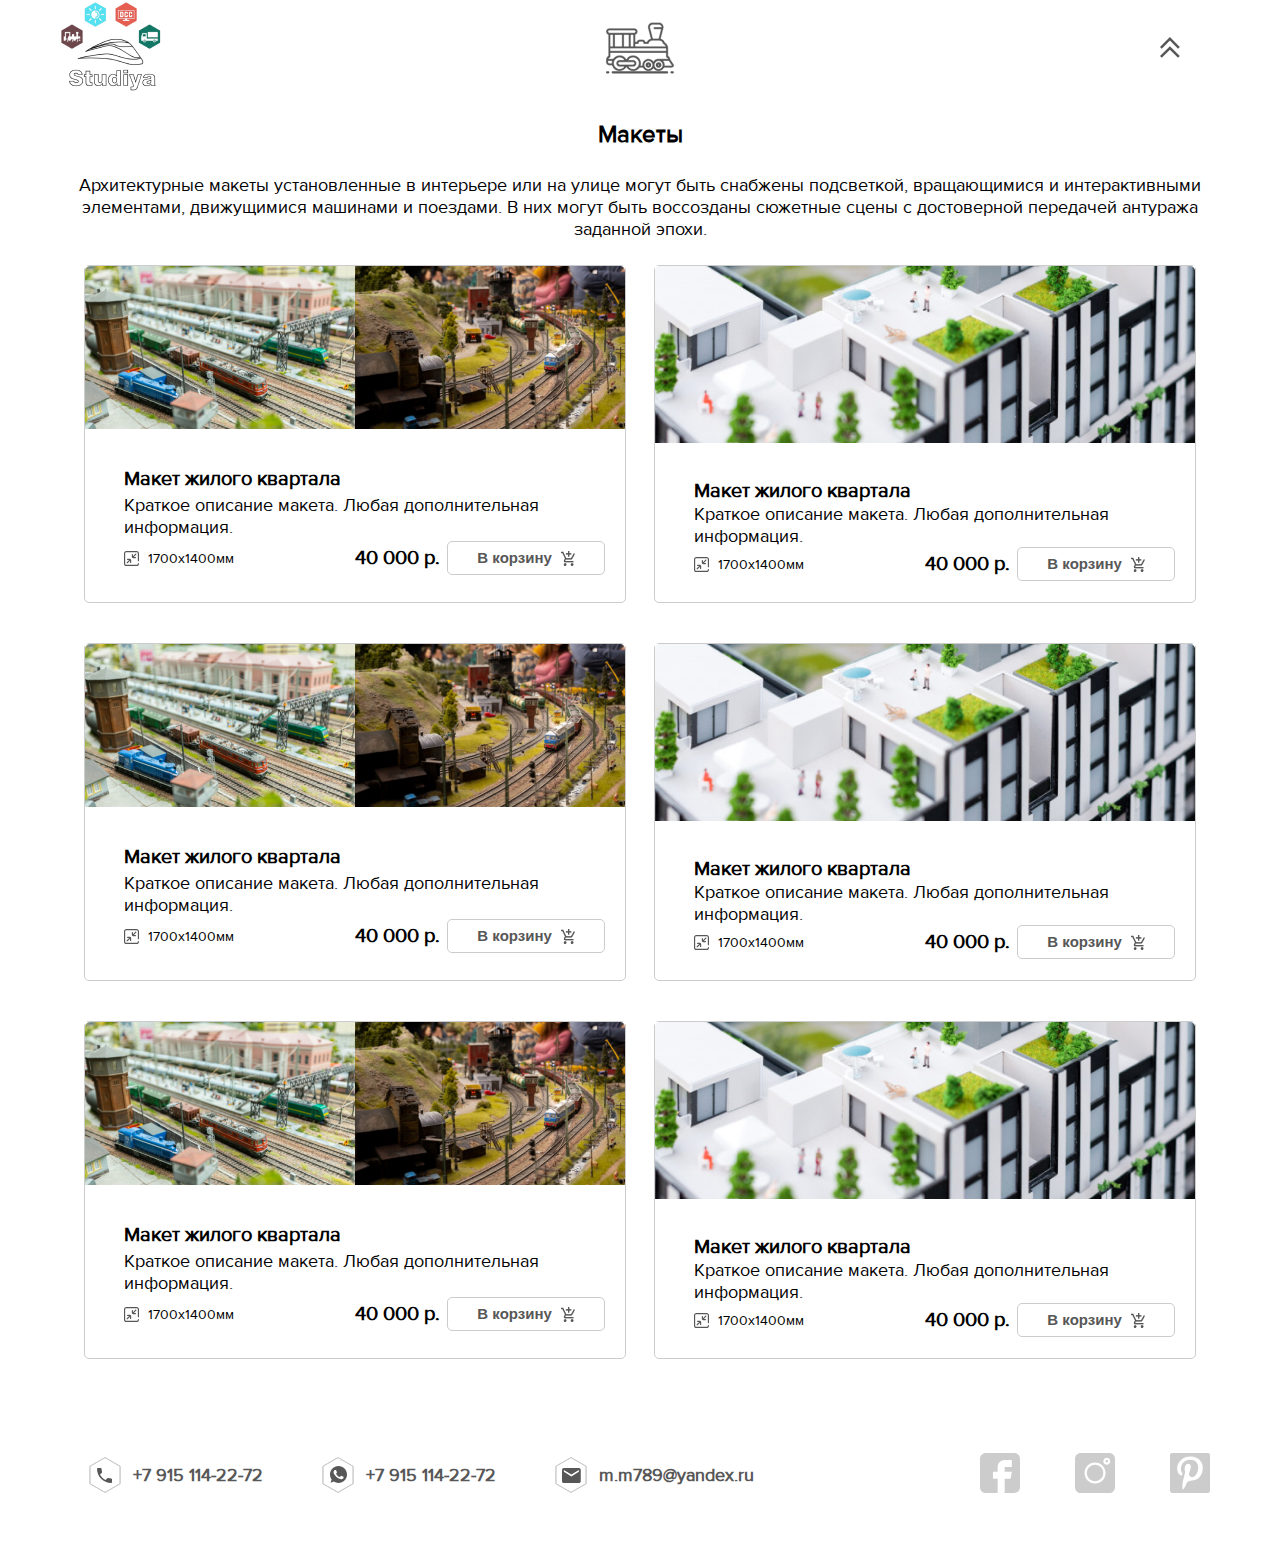
<file: services2.html>
<!DOCTYPE html>
<html lang="ru">
<head>
	<meta charset="UTF-8">
	<title>Stydiya услуги</title>
	<meta name="viewport" content="width=device-width, initial-scale=1, maximum-scale=1, minimum-scale=1, user-scalable=no">
	<link rel="stylesheet" href="css/main.css">
	<link rel="stylesheet" href="css/otherpagies.css">
	<style>
        @font-face {
            font-family: Proxima Nova;
            src: url(Proxima_Nova.ttf)
        }
    </style>
	<link rel="stylesheet" href="css/animate.css">
	<link rel="stylesheet" href="css/animations.css">
	<link rel="stylesheet" href="css/adaptive.css">
</head>
<body>
	<div class="main_div d-flex">
		<nav class="otherpage__nav container d-flex" id="otherpage__nav">
			<ul class="nav__menu desktop-menu hidden d-flex" id="main-nav">
				<span class="js-menu_item" id="js-menu_item">
				<div class="menu__content gallery-content d-flex" id="menu__content">
					<div>
						<a class="d-flex" href="photogallery.html">
							<img src="img/photo.svg">
							Фото
						</a>
					</div>
					<div>
						<a class="d-flex" href="videogallery.html">
							<img src="img/video.svg">
							Видео
						</a>
					</div>
				</div>
				<li class="menu__item menu-gallery d-flex" id="menu__item">Галерея</li>
				</span>
				<span class="js-menu_item" id="js-menu_item2">
				<div class="menu__content  d-flex" id="menu__content2">
					<div>
						<a class="d-flex" href="services1.html">
							<img src="img/services1.svg">
							Изготовление<br>макетов
						</a>
					</div>
					<div>
						<a class="d-flex" href="services2.html">
							<img src="img/services2.svg">
							Макеты<br>готовые
						</a>
					</div>
					<div>
						<a class="d-flex" href="services3.html">
							<img src="img/services3.svg">
							Цифровое<br>управление
						</a>
					</div>
					<div>
						<a class="d-flex" href="services4.html">
							<img src="img/services4.svg">
							Комплектующие<br>для макетов
						</a>
					</div>
					<div>
						<a class="d-flex" href="services5.html">
							<img src="img/services5.svg">
							Выезд<br>на объект
						</a>
					</div>
					<div>
						<a class="d-flex" href="services6.html">
							<img src="img/services6.svg">
							Обслуживание<br>макетов
						</a>
					</div>
				</div>
				<li class="menu__item d-flex" id="menu__item2">Услуги</li>
				</span>
				<span class="js-menu_item" id="js-menu_item3">
				<div class="menu__content shop-icons d-flex" id="menu__content3">
				<div class="d-flex">
					<input class="shop__radio-btn" type="checkbox" id="scale1" checked>
					<label class="g" for="scale1"></label>
					<input class="shop__radio-btn" type="checkbox" id="scale2" checked>
					<label class="ho" for="scale2"></label>
					<input class="shop__radio-btn" type="checkbox" id="scale3" checked>
					<label class="tt" for="scale3"></label>
					<input class="shop__radio-btn" type="checkbox" id="scale4" checked>
					<label class="n" for="scale4"></label>
				</div>
				<div class="d-flex">
					<hr>
					<span>Фильтр по масштабам (отключите ненужный масштаб)</span>
					<hr>
				</div>
				<div class="d-flex">
					<div>
						<span class="shop__menu-item d-flex">
							<img src="img/shop1.svg">
							<span class="shop__title">Изготовление<br>макетов</span>
							<ul class="shop__menu shop__menu-large">
								<li>Ааааа</li>
							</ul>
						</span>
					</div>
					<div>
						<span class="shop__menu-item d-flex">
							<img src="img/shop2.svg">
							<span class="shop__title">Макеты<br>готовые</span>
							<ul class="shop__menu shop__menu-large">
								<li></li>
							</ul>
						</span>
					</div>
					<div>
						<span class="shop__menu-item d-flex">
							<img src="img/shop3.svg">
							<span class="shop__title">Электроника</span>
							<ul class="shop__menu">
								<li></li>
							</ul>
						</span>
					</div>
					<div>
						<span class="shop__menu-item d-flex">
							<img src="img/shop4.svg">
							<span class="shop__title">Поезда</span>
							<ul class="shop__menu">
								<li>Паровозы</li>
								<li>Электровозы</li>
								<li>Тепловозы</li>
								<li>Вагоны пассажирские</li>
								<li>Вагоны товарные</li>
								<li>Прочее</li>
								<li>Стартовые наборы</li>
							</ul>
						</span>
					</div>
					<div>
						<span class="shop__menu-item d-flex">
							<img src="img/shop5.svg">
							<span class="shop__title">Рельсы</span>
							<ul class="shop__menu">
								<li></li>
							</ul>
						</span>
					</div>
					<div>
						<span class="shop__menu-item d-flex">
							<img src="img/shop6.svg">
							<span class="shop__title">Строения</span>
							<ul class="shop__menu">
								<li>Дома</li>
								<li>Заводы, фабрики</li>
								<li>Вокзалы, перроны, депо</li>
								<li>Детские площадкиб аттракционы</li>
								<li>Бизнесцентры</li>
								<li>Магазины</li>
								<li>Кафе</li>
								<li>Киоски</li>
								<li>Прочее</li>
							</ul>
						</span>
					</div>
					<div>
						<span class="shop__menu-item d-flex">
							<img src="img/shop7.svg">
							<span class="shop__title">Элементы<br>ландшафта</span>
							<ul class="shop__menu shop__menu-large">
								<li></li>
							</ul>
						</span>
					</div>
					<div>
						<span class="shop__menu-item d-flex">
							<img src="img/shop8.svg">
							<span class="shop__title">Прочее</span>
							<ul class="shop__menu">
								<li></li>
							</ul>
						</span>
					</div>
					<div>
						<span class="shop__menu-item d-flex">
							<img src="img/shop9.svg">
							<span class="shop__title">Инструменты</span>
							<ul class="shop__menu">
								<li>Ручной инструмент</li>
								<li>Аккумуляторный инструмент</li>
								<li>Электро инструмент (220В)</li>
								<li>Приспособления</li>
								<li>Свёрла, фрезы</li>
								<li>Расходники</li>
								<li>Прочее</li>
							</ul>
						</span>
					</div>
					<div>
						<span class="shop__menu-item d-flex">
							<img src="img/shop10.svg">
							<span class="shop__title">Расходные<br>материалы</span>
							<ul class="shop__menu shop__menu-large shop__menu-last">
								<li>1</li>
								<li>2</li>
								<li>3</li>
							</ul>
						</span>
					</div>
				</div>
				</div>
				<li class="menu__item d-flex" id="menu__item3">Магазин</li>
				</span>
				<span class="js-menu_item" id="js-menu_item4">
				<div class="menu__content  d-flex" id="menu__content4">
					<div class="about_us-item" id="forum-1" tabindex="1">
							<span class="d-flex">
								<img src="img/login.svg">
								<span class="about_us__title">Вход</span>
							</span>
							<div class="about_us-inf d-flex" id="forum-inf1">
								<input class="text-field" autocomplete="off" placeholder=" Логин" name="login">
								<div class="password_wrapper"><input type="password" class="text-field password" autocomplete="off" placeholder=" Пароль" name="password"><div class="eye"></div></div>
								<div class="login-inf d-flex">
									<a href="#">Забыли пароль?</a>
									<a href="#">Личный кабинет</a>
									<button>Вход</button>
								</div>
							</div>
					</div>
					<div>
						<a class="d-flex" href="downloads.html">
							<img src="img/downloads.svg">
							Загрузки
						</a>
					</div>
					<div class="rules-item" id="rules_forum" tabindex="9">
									<span class="icon d-flex">
										<img src="img/forum_rules.svg">
										<span class="about_us__title">Правила форума</span>
									</span>
									<div class="rules-inf d-flex" id="rules3">
										<div id="text8">
											<p>(Правила форума)1. Магазин работает в установленные для него дни и часы торговли, о чем на видном месте при входе вывешивается соответствующее объявление.</p>

											<p>При наличии большого количества покупателей за 15 минут до наступления времени обеденного перерыва (там, где он установлен) и окончания рабочего дня разрешается прекращать допуск покупателей в магазин. Покупатели, отобравшие товар или имеющие на руках кассовые чеки, должны быть обслужены.</p>

											<p>2. Ключи от магазина должны храниться у заведующего (директора) магазином, если он является материально ответственным лицом, а пломбир или печать - у заместителя заведующего или у одного из материально ответственных лиц. Если заведующий магазином не является материально ответственным лицом, то у него хранятся пломбир или печать, а ключи - у одного из материально ответственных лиц.</p>

											<p>В магазинах, где применяется бригадная материальная ответственность, при открытии и закрытии магазина необходимо присутствие хотя бы одного из членов бригады.</p>

											<p>В крупном магазине его открытие и закрытие производит дежурный администратор вместе с материально ответственными лицами, и ключи от магазина хранятся у дежурного. Хранение ключей и пломбира (печати) у одного лица не допускается.</p>

											<p>3. Закрытие магазина на ремонт допускается только с разрешения управления (отдела) торговли исполкома городского (районного) Совета депутатов трудящихся, при наличии проектно-сметной документации, обеспеченности ремонтных работ источниками финансирования и необходимыми строительными материалами и рабочей силой.</p>
											<p>Администрация магазина не менее чем за 5 дней до закрытия магазина на ремонт обязана вывесить об этом специальное объявление с указанием ближайших магазинов, производящих торговлю аналогичными товарами.</p>

											<img src="img/loupe.svg" class="enlarge loupe" onclick="enlarge_text('text8')">
										</div>
									</div>
					</div>
				</div>
				<li class="menu__item d-flex" id="menu__item4">Форум</li>
				</span>
				<span class="js-menu_item" id="js-menu_item5">
				<div class="menu__content  about_us-content d-flex" id="menu__content5">
				<div class="about_us-content__main_items d-flex">
					<div class="about_us-item" id="about_us-1" tabindex="0">
						<span class="d-flex">
							<img src="img/about1.svg">
							<span class="about_us__title">О макетах<br>и о нас</span>
						</span>
						<div class="about_us-inf d-flex" id="about_us-inf1">
							<div class="about_us-inf1__text d-flex">
								<p>
									Мы являемся уникальными разработчиками макетов и поставщиками запчастей для создания макетов.
									Работаем со всеми известными мировыми брендами.
									Поможем воплотить вашу фантазию в реальность.
								</p>
								<div class="social-networks d-flex">
									<a href="https://www.facebook.com/maketsozdanie.michail" target="blank"><img src="img/facebook.svg"></a>
									<a href="https://www.instagram.com/maket_sozdanie/" target="blank"><img src="img/instagram.svg"></a>
									<a href="https://www.pinterest.ru/michail0236/изготовление-макетов/" target="blank"><img src="img/pinterest.svg"></a>
								</div>
							</div>
							<ul class="contacts d-flex">
								<li class="contact d-flex">
									<img src="img/contact1.svg"><span>+7 915 114-22-72</span>
								</li>
								<li class="contact d-flex">
									<img src="img/contact2.svg"><span>+7 915 114-22-72</span>
								</li>
								<li class="contact d-flex">
									<img src="img/contact3.svg"><span>m.m789@yandex.ru</span>
								</li>
							</ul>
						</div>
					</div>
					<div class="about_us-item" id="about_us-2" tabindex="0">
						<span class="d-flex">
							<img src="img/about2.svg">
							<span class="about_us__title">Гарантия и постгарантийное<br>обслуживание</span>
						</span>
						<div class="about_us-inf d-flex" id="about_us-inf2">
							<div id="text2">
							<p>1. Магазин работает в установленные для него дни и часы торговли, о чем на видном месте при входе вывешивается соответствующее объявление.</p>

							<p>При наличии большого количества покупателей за 15 минут до наступления времени обеденного перерыва (там, где он установлен) и окончания рабочего дня разрешается прекращать допуск покупателей в магазин. Покупатели, отобравшие товар или имеющие на руках кассовые чеки, должны быть обслужены.</p>

							<p>2. Ключи от магазина должны храниться у заведующего (директора) магазином, если он является материально ответственным лицом, а пломбир или печать - у заместителя заведующего или у одного из материально ответственных лиц. Если заведующий магазином не является материально ответственным лицом, то у него хранятся пломбир или печать, а ключи - у одного из материально ответственных лиц.</p>

							<p>В магазинах, где применяется бригадная материальная ответственность, при открытии и закрытии магазина необходимо присутствие хотя бы одного из членов бригады.</p>

							<p>В крупном магазине его открытие и закрытие производит дежурный администратор вместе с материально ответственными лицами, и ключи от магазина хранятся у дежурного. Хранение ключей и пломбира (печати) у одного лица не допускается.</p>

							<p>3. Закрытие магазина на ремонт допускается только с разрешения управления (отдела) торговли исполкома городского (районного) Совета депутатов трудящихся, при наличии проектно-сметной документации, обеспеченности ремонтных работ источниками финансирования и необходимыми строительными материалами и рабочей силой.</p>
							<img src="img/loupe.svg" class="enlarge loupe" id="loupe1" onclick="enlarge_text('text2')">
							</div>
						</div>
					</div>
					<div class="about_us-item" id="about_us-3" tabindex="0"> 
						<span class="d-flex">
							<img src="img/about3.svg">
							<span class="about_us__title">Оплата<br>и доставка</span>
						</span>
						<div class="about_us-inf d-flex" id="about_us-inf3">
							<div id="text3">
							<p>1. Магазин работает в установленные для него дни и часы торговли, о чем на видном месте при входе вывешивается соответствующее объявление.</p>

							<p>При наличии большого количества покупателей за 15 минут до наступления времени обеденного перерыва (там, где он установлен) и окончания рабочего дня разрешается прекращать допуск покупателей в магазин. Покупатели, отобравшие товар или имеющие на руках кассовые чеки, должны быть обслужены.</p>

							<p>2. Ключи от магазина должны храниться у заведующего (директора) магазином, если он является материально ответственным лицом, а пломбир или печать - у заместителя заведующего или у одного из материально ответственных лиц. Если заведующий магазином не является материально ответственным лицом, то у него хранятся пломбир или печать, а ключи - у одного из материально ответственных лиц.</p>

							<p>В магазинах, где применяется бригадная материальная ответственность, при открытии и закрытии магазина необходимо присутствие хотя бы одного из членов бригады.</p>

							<p>В крупном магазине его открытие и закрытие производит дежурный администратор вместе с материально ответственными лицами, и ключи от магазина хранятся у дежурного. Хранение ключей и пломбира (печати) у одного лица не допускается.</p>

							<p>3. Закрытие магазина на ремонт допускается только с разрешения управления (отдела) торговли исполкома городского (районного) Совета депутатов трудящихся, при наличии проектно-сметной документации, обеспеченности ремонтных работ источниками финансирования и необходимыми строительными материалами и рабочей силой.</p>
							<img src="img/loupe.svg" class="enlarge loupe" onclick="enlarge_text('text3')">
							</div>
						</div>
					</div>
					<div class="about_us-item" id="about_us-4" tabindex="0">
						<span class="d-flex">
							<img src="img/about4.svg">
							<span class="about_us__title">Возврат<br>товара</span>
						</span>
						<div class="about_us-inf d-flex" id="about_us-inf4">
							<div id="text4">
							<p>1. Магазин работает в установленные для него дни и часы торговли, о чем на видном месте при входе вывешивается соответствующее объявление.</p>

							<p>При наличии большого количества покупателей за 15 минут до наступления времени обеденного перерыва (там, где он установлен) и окончания рабочего дня разрешается прекращать допуск покупателей в магазин. Покупатели, отобравшие товар или имеющие на руках кассовые чеки, должны быть обслужены.</p>

							<p>2. Ключи от магазина должны храниться у заведующего (директора) магазином, если он является материально ответственным лицом, а пломбир или печать - у заместителя заведующего или у одного из материально ответственных лиц. Если заведующий магазином не является материально ответственным лицом, то у него хранятся пломбир или печать, а ключи - у одного из материально ответственных лиц.</p>

							<p>В магазинах, где применяется бригадная материальная ответственность, при открытии и закрытии магазина необходимо присутствие хотя бы одного из членов бригады.</p>

							<p>В крупном магазине его открытие и закрытие производит дежурный администратор вместе с материально ответственными лицами, и ключи от магазина хранятся у дежурного. Хранение ключей и пломбира (печати) у одного лица не допускается.</p>

							<p>3. Закрытие магазина на ремонт допускается только с разрешения управления (отдела) торговли исполкома городского (районного) Совета депутатов трудящихся, при наличии проектно-сметной документации, обеспеченности ремонтных работ источниками финансирования и необходимыми строительными материалами и рабочей силой.</p>
							<p>Администрация магазина не менее чем за 5 дней до закрытия магазина на ремонт обязана вывесить об этом специальное объявление с указанием ближайших магазинов, производящих торговлю аналогичными товарами.</p>

							<p>4. Помещение, оборудование и инвентарь магазина должны удовлетворять требованиям, установленным для данного вида торговли.</p>

							<p>5. Внешние и внутренние витрины магазина должны быть оформлены в соответствии со специальными правилами и практическими указаниями устройства и содержания витрин и использованы для рекламы имеющихся в продаже товаров.</p>
								
							<p>6. Заведующий (директор) магазином и его заместитель, заведующие отделами (секциями) и их заместители, продавцы, кассиры, главные (старшие) бухгалтеры, вновь принимаемые для работы в магазине, обязаны ознакомиться с настоящими Правилами и расписаться в том, что Правила прочитаны и приняты к неуклонному исполнению.</p>
							<img src="img/loupe.svg" class="enlarge loupe" onclick="enlarge_text('text4')">
							</div>
						</div>
					</div>
				</div>
				</div>
				<li class="menu__item d-flex" id="menu__item5">О нас</li>
				</span>
				<li>
					<div class="language_box loader" id="language_box">
						<span id="en" class="d " onclick="animation('EN')"></span>
						<span id="de" class="d " onclick="animation('DE')"></span>
						<span id="ru" class="d " onclick="animation('RU')"></span>
					</div>
				</li>
				<span class="js-menu_item" id="js-menu_item6">
					<div class="menu__content  d-flex" id="menu__content6">
						<div class="about_us-item" id="profile-1" tabindex="1">
							<span class="d-flex">
								<img src="img/login.svg">
								<span class="about_us__title">Вход</span>
							</span>
							<div class="about_us-inf d-flex" id="profile-inf1">
								<input class="text-field" autocomplete="off" placeholder=" Логин" name="login">
								<div class="password_wrapper"><input type="password" class="text-field password" autocomplete="off" placeholder=" Пароль" name="password"><div class="eye"></div></div>
								<div class="login-inf d-flex">
									<a href="#">Забыли пароль?</a>
									<a href="#">Личный кабинет</a>
									<button>Вход</button>
								</div>
							</div>
						</div>
						<div class="about_us-item" id="profile-2" tabindex="2">
							<span class="d-flex">
								<img src="img/registration.svg">
								<span class="about_us__title">Регистрация</span>
							</span>
							<div class="about_us-inf d-flex" id="profile-inf2">
								<div class="reg_row d-flex">
									<span>Где хотите зарегистрироваться:</span>
									<span class="d-flex">Магазин <input class="" name="checkbox_shop" type="checkbox" id="checkbox_shop"></span>
									<span class="d-flex">Форум <input class="" name="checkbox_shop" type="checkbox" id="checkbox_forum"></span>
								</div>
								<div class="reg_row d-flex">
									<div class="reg_column d-flex">
										<input class="text-field" autocomplete="off" placeholder=" Имя" name="name_user">
										<input class="text-field" autocomplete="off" placeholder=" Логин/Ник" name="login">
										<div class="password_wrapper"><input type="password" class="text-field password" autocomplete="off" placeholder=" Пароль" name="password"><div class="eye"></div></div>
										<span class="reg__small-text">* для ввода пароля использовать заглавные, прописные буквы и цифры</span>
										
									</div>
									<div class="reg_column d-flex">
										<input class="text-field" autocomplete="off" placeholder=" Фамилия" name="lastname">
										<input class="text-field" autocomplete="off" placeholder=" E-mail" name="email">
										<div class="password_wrapper"><input type="password" class="text-field password" autocomplete="off" placeholder=" Повторите пароль" name="password2"><div class="eye"></div></div>
										<span class="reg__small-text">* для ввода пароля использовать заглавные, прописные буквы и цифры</span>
										
									</div>
								</div>
								<div class="reg_row reg_checkboxes d-flex">
									<span class="d-flex"><input class="" name="checkbox_shop" type="checkbox" id="checkbox_mail"> Хочу получать рассылки о новинках и акциях</span>
									<span class="d-flex"><input class="" name="checkbox_shop" type="checkbox" id="checkbox_rules"> Ознакомнен(а) и полностью согласен(на) с правилами форума</span>
								</div>
								<button>Регистрация</button>
							</div>
						</div>
						<div class="about_us-item" id="profile-3" tabindex="3">
							<span class="d-flex">
								<img src="img/rules.svg">
								<span class="about_us__title">Правила</span>
							</span>
							<div class="about_us-inf d-flex" id="profile-inf3">
								<div class="rules-item" id="rules_shop" tabindex="4">
									<span class="icon d-flex">
										<img src="img/shop_rules.svg">
										<span class="about_us__title">Правила магазина</span>
									</span>
									<div class="rules-inf d-flex" id="rules1">
										<div id="text6">
											<p>1. Магазин работает в установленные для него дни и часы торговли, о чем на видном месте при входе вывешивается соответствующее объявление.</p>

											<p>При наличии большого количества покупателей за 15 минут до наступления времени обеденного перерыва (там, где он установлен) и окончания рабочего дня разрешается прекращать допуск покупателей в магазин. Покупатели, отобравшие товар или имеющие на руках кассовые чеки, должны быть обслужены.</p>

											<p>2. Ключи от магазина должны храниться у заведующего (директора) магазином, если он является материально ответственным лицом, а пломбир или печать - у заместителя заведующего или у одного из материально ответственных лиц. Если заведующий магазином не является материально ответственным лицом, то у него хранятся пломбир или печать, а ключи - у одного из материально ответственных лиц.</p>

											<p>В магазинах, где применяется бригадная материальная ответственность, при открытии и закрытии магазина необходимо присутствие хотя бы одного из членов бригады.</p>

											<p>В крупном магазине его открытие и закрытие производит дежурный администратор вместе с материально ответственными лицами, и ключи от магазина хранятся у дежурного. Хранение ключей и пломбира (печати) у одного лица не допускается.</p>

											<p>3. Закрытие магазина на ремонт допускается только с разрешения управления (отдела) торговли исполкома городского (районного) Совета депутатов трудящихся, при наличии проектно-сметной документации, обеспеченности ремонтных работ источниками финансирования и необходимыми строительными материалами и рабочей силой.</p>
											<p>Администрация магазина не менее чем за 5 дней до закрытия магазина на ремонт обязана вывесить об этом специальное объявление с указанием ближайших магазинов, производящих торговлю аналогичными товарами.</p>
											
											<img src="img/loupe.svg" class="enlarge loupe" onclick="enlarge_text('text6')">
										</div>
									</div>
								</div>
								<div class="rules-item" id="rules_forum" tabindex="5">
									<span class="icon d-flex">
										<img src="img/forum_rules.svg">
										<span class="about_us__title">Правила форума</span>
									</span>
									<div class="rules-inf d-flex" id="rules2">
										<div id="text7">
											<p>(Правила форума)1. Магазин работает в установленные для него дни и часы торговли, о чем на видном месте при входе вывешивается соответствующее объявление.</p>

											<p>При наличии большого количества покупателей за 15 минут до наступления времени обеденного перерыва (там, где он установлен) и окончания рабочего дня разрешается прекращать допуск покупателей в магазин. Покупатели, отобравшие товар или имеющие на руках кассовые чеки, должны быть обслужены.</p>

											<p>2. Ключи от магазина должны храниться у заведующего (директора) магазином, если он является материально ответственным лицом, а пломбир или печать - у заместителя заведующего или у одного из материально ответственных лиц. Если заведующий магазином не является материально ответственным лицом, то у него хранятся пломбир или печать, а ключи - у одного из материально ответственных лиц.</p>

											<p>В магазинах, где применяется бригадная материальная ответственность, при открытии и закрытии магазина необходимо присутствие хотя бы одного из членов бригады.</p>

											<p>В крупном магазине его открытие и закрытие производит дежурный администратор вместе с материально ответственными лицами, и ключи от магазина хранятся у дежурного. Хранение ключей и пломбира (печати) у одного лица не допускается.</p>

											<p>3. Закрытие магазина на ремонт допускается только с разрешения управления (отдела) торговли исполкома городского (районного) Совета депутатов трудящихся, при наличии проектно-сметной документации, обеспеченности ремонтных работ источниками финансирования и необходимыми строительными материалами и рабочей силой.</p>
											<p>Администрация магазина не менее чем за 5 дней до закрытия магазина на ремонт обязана вывесить об этом специальное объявление с указанием ближайших магазинов, производящих торговлю аналогичными товарами.</p>

											<img src="img/loupe.svg" class="enlarge loupe" onclick="enlarge_text('text7')">
										</div>
									</div>
								</div>
							</div>
						</div>
					</div>
					<li class="menu__item-profile d-flex" id="menu__item6"></li>
				</span>
			</ul>
			<ul class="page__nav d-flex">
				<li class="menu-wrapper" tabindex="0" id="menu-wrapper">
					<ul class="mobile-menu">
						<li class="mobile-menu__item" id="">
							<span class="inner-menu__title">Галерея</span>
							<ul class="inner-menu">
								<li class="inner-menu__item" id=""><a href="photogallery.html">Фото</a></li>
								<li class="inner-menu__item" id=""><a href="videogallery.html">Видео</a></li>
							</ul>
						</li>
						<li class="mobile-menu__item" id="">
							<span class="inner-menu__title">Услуги</span>
							<ul class="inner-menu">
								<li class="inner-menu__item" id=""><a href="services1.html">Изготовление макетов</a></li>
								<li class="inner-menu__item" id=""><a href="services2.html">Макеты готовые</a></li>
								<li class="inner-menu__item" id=""><a href="services3.html">Цифровое управление</a></li>
								<li class="inner-menu__item" id=""><a href="services4.html">Комплектующие для макетов</a></li>
								<li class="inner-menu__item" id=""><a href="services5.html">Выезд на объект</a></li>
								<li class="inner-menu__item" id=""><a href="services6.html">Обслуживание макетов</a></li>
							</ul>
						</li>
						<li class="mobile-menu__item" id="">
							<span class="inner-menu__title">Магазин</span>
							<ul class="inner-menu">
								<li class="inner-menu__item" id="">
									<div class="scales d-flex">
										<input class="shop__radio-btn" type="checkbox" id="scale1-m" checked>
										<label class="g" for="scale1-m"></label>
										<input class="shop__radio-btn" type="checkbox" id="scale2-m" checked>
										<label class="ho" for="scale2-m"></label>
										<input class="shop__radio-btn" type="checkbox" id="scale3-m" checked>
										<label class="tt" for="scale3-m"></label>
										<input class="shop__radio-btn" type="checkbox" id="scale4-m" checked>
										<label class="n" for="scale4-m"></label>
									</div>
									<span class="scales_comment">Фильтр по масштабам (отключите ненужный масштаб)</span>
								</li>
								<li class="inner-menu__item" id=""><a href="">Изготовление макетов</a></li>
								<li class="inner-menu__item" id=""><a href="">Макеты готовые</a></li>
								<li class="inner-menu__item" id=""><a href="">Электроника</a></li>
								<li class="inner-menu__item" id=""><a href="">Поезда</a></li>
								<li class="inner-menu__item" id=""><a href="">Рельсы</a></li>
								<li class="inner-menu__item" id=""><a href="">Строения</a></li>
								<li class="inner-menu__item" id=""><a href="">Элементы ландшафты</a></li>
								<li class="inner-menu__item" id=""><a href="">Прочее</a></li>
								<li class="inner-menu__item" id=""><a href="">Инструменты</a></li>
								<li class="inner-menu__item" id=""><a href="">Расходные материалы</a></li>
							</ul>
						</li>
						<li class="mobile-menu__item" id="">
							<span class="inner-menu__title">Форум</span>
							<ul class="inner-menu">
								<li class="inner-menu__item d-flex" id="forum_buttons">
									<span class="menu_title">Регистрация
										<div class="menu_content">
												<div class="reg_row d-flex">
													<span>Где хотите зарегистрироваться:</span>
													<span class="checkbox_wrapper d-flex">
													<span class="d-flex"><input class="" name="checkbox_shop" type="checkbox" id="checkbox_shop"> Магазин</span>
													<span class="d-flex"><input class="" name="checkbox_shop" type="checkbox" id="checkbox_forum"> Форум</span>
													</span>
												</div>
												<div class="reg_row d-flex">
													<div class="reg_column d-flex">
														<input class="text-field" autocomplete="off" placeholder=" Имя" name="name_user">
														<input class="text-field" autocomplete="off" placeholder=" Логин/Ник" name="login">
														<div class="password_wrapper"><input type="password" class="text-field password" autocomplete="off" placeholder=" Пароль" name="password"><div class="eye"></div></div>
														<div class="password_wrapper"><input type="password" class="text-field password" autocomplete="off" placeholder=" Повторите пароль" name="password2"><div class="eye"></div></div>
														<span class="reg__small-text">* для ввода пароля использовать заглавные, прописные буквы и цифры</span>
														<input class="text-field" autocomplete="off" placeholder=" Фамилия" name="lastname">
														<input class="text-field" autocomplete="off" placeholder=" E-mail" name="email">
													</div>
												</div>
													<div class="reg_row reg_checkboxes d-flex"><span class="d-flex"><input class="" name="checkbox_shop" type="checkbox" id="checkbox_mail"> Хочу получать рассылки о новинках и акциях</span></div>
													<div class="reg_row reg_checkboxes d-flex"><span class="d-flex"><input class="" name="checkbox_shop" type="checkbox" id="checkbox_rules"> Ознакомнен(а) и согласен(на) с правилами форума</span></div>
												<button>Регистрация</button>
										</div>
									</span>
									<span class="menu_title">Вход
										<div class="menu_content d-flex">
												<input class="text-field" autocomplete="off" placeholder=" Логин" name="login">
												<div class="password_wrapper"><input type="password" class="text-field password" autocomplete="off" placeholder=" Пароль" name="password"><div class="eye"></div></div>
												<div class="login-inf d-flex">
													<a href="#">Забыли пароль?</a>
													<button>Вход</button>
												</div>
										</div>
									</span>
								</li>
								<li class="inner-menu__item d-flex" id="search-wrapper">
									<input class="search" type="text" placeholder=" Поиск">
								</li>
								<li class="inner-menu__item" id="">Материалы для скачивания</li>
								<li class="inner-menu__item" id="">Тема 1</li>
								<li class="inner-menu__item" id="">Тема 2</li>
								<li class="inner-menu__item" id="">Тема 3</li>
							</ul>
						</li>
						<li class="mobile-menu__item" id="forum-mobile">
							<span class="inner-menu__title">О нас</span>
							<ul class="inner-menu">
								<li class="inner-menu__item" id="">О макетах и о нас
									<div class="about_us__inf">
										<p>
											Мы являемся уникальными разработчиками макетов и поставщиками запчастей для создания макетов.
											Работаем со всеми известными мировыми брендами.
											Поможем воплотить вашу фантазию в реальность.
										</p>
									</div>
								</li>
								<li class="inner-menu__item" id="">Гарантия и постгарантийное обслуживание
									<div class="about_us__inf">
										<p>1. Магазин работает в установленные для него дни и часы торговли, о чем на видном месте при входе вывешивается соответствующее объявление.
										При наличии большого количества покупателей за 15 минут до наступления времени обеденного перерыва (там, где он установлен) и окончания рабочего дня разрешается прекращать допуск покупателей в магазин. Покупатели, отобравшие товар или имеющие на руках кассовые чеки, должны быть обслужены.</p>
										<p>2. Ключи от магазина должны храниться у заведующего (директора) магазином, если он является материально ответственным лицом, а пломбир или печать - у заместителя заведующего или у одного из материально ответственных лиц. Если заведующий магазином не является материально ответственным лицом, то у него хранятся пломбир или печать, а ключи - у одного из материально ответственных лиц.
										В магазинах, где применяется бригадная материальная ответственность, при открытии и закрытии магазина необходимо присутствие хотя бы одного из членов бригады.
										В крупном магазине его открытие и закрытие производит дежурный администратор вместе с материально ответственными лицами, и ключи от магазина хранятся у дежурного. Хранение ключей и пломбира (печати) у одного лица не допускается.</p>
										<p>3. Закрытие магазина на ремонт допускается только с разрешения управления (отдела) торговли исполкома городского (районного) Совета депутатов трудящихся, при наличии проектно-сметной документации, обеспеченности ремонтных работ источниками финансирования и необходимыми строительными материалами и рабочей силой.</p>
									</div>
								</li>
								<li class="inner-menu__item" id="">Оплата и доставка
									<div class="about_us__inf">
										<p>1. Магазин работает в установленные для него дни и часы торговли, о чем на видном месте при входе вывешивается соответствующее объявление.
										При наличии большого количества покупателей за 15 минут до наступления времени обеденного перерыва (там, где он установлен) и окончания рабочего дня разрешается прекращать допуск покупателей в магазин. Покупатели, отобравшие товар или имеющие на руках кассовые чеки, должны быть обслужены.</p>
										<p>2. Ключи от магазина должны храниться у заведующего (директора) магазином, если он является материально ответственным лицом, а пломбир или печать - у заместителя заведующего или у одного из материально ответственных лиц. Если заведующий магазином не является материально ответственным лицом, то у него хранятся пломбир или печать, а ключи - у одного из материально ответственных лиц.
										В магазинах, где применяется бригадная материальная ответственность, при открытии и закрытии магазина необходимо присутствие хотя бы одного из членов бригады.
										В крупном магазине его открытие и закрытие производит дежурный администратор вместе с материально ответственными лицами, и ключи от магазина хранятся у дежурного. Хранение ключей и пломбира (печати) у одного лица не допускается.</p>
										<p>3. Закрытие магазина на ремонт допускается только с разрешения управления (отдела) торговли исполкома городского (районного) Совета депутатов трудящихся, при наличии проектно-сметной документации, обеспеченности ремонтных работ источниками финансирования и необходимыми строительными материалами и рабочей силой.</p>
									</div>
								</li>
								<li class="inner-menu__item" id="">Возврат товара
									<div class="about_us__inf">
										<p>1. Магазин работает в установленные для него дни и часы торговли, о чем на видном месте при входе вывешивается соответствующее объявление.
										При наличии большого количества покупателей за 15 минут до наступления времени обеденного перерыва (там, где он установлен) и окончания рабочего дня разрешается прекращать допуск покупателей в магазин. Покупатели, отобравшие товар или имеющие на руках кассовые чеки, должны быть обслужены.</p>
										<p>2. Ключи от магазина должны храниться у заведующего (директора) магазином, если он является материально ответственным лицом, а пломбир или печать - у заместителя заведующего или у одного из материально ответственных лиц. Если заведующий магазином не является материально ответственным лицом, то у него хранятся пломбир или печать, а ключи - у одного из материально ответственных лиц.
										В магазинах, где применяется бригадная материальная ответственность, при открытии и закрытии магазина необходимо присутствие хотя бы одного из членов бригады.
										В крупном магазине его открытие и закрытие производит дежурный администратор вместе с материально ответственными лицами, и ключи от магазина хранятся у дежурного. Хранение ключей и пломбира (печати) у одного лица не допускается.</p>
										<p>3. Закрытие магазина на ремонт допускается только с разрешения управления (отдела) торговли исполкома городского (районного) Совета депутатов трудящихся, при наличии проектно-сметной документации, обеспеченности ремонтных работ источниками финансирования и необходимыми строительными материалами и рабочей силой.Администрация магазина не менее чем за 5 дней до закрытия магазина на ремонт обязана вывесить об этом специальное объявление с указанием ближайших магазинов, производящих торговлю аналогичными товарами.</p>
										<p>4. Помещение, оборудование и инвентарь магазина должны удовлетворять требованиям, установленным для данного вида торговли.</p>
										<p>5. Внешние и внутренние витрины магазина должны быть оформлены в соответствии со специальными правилами и практическими указаниями устройства и содержания витрин и использованы для рекламы имеющихся в продаже товаров.</p>
										<p>6. Заведующий (директор) магазином и его заместитель, заведующие отделами (секциями) и их заместители, продавцы, кассиры, главные (старшие) бухгалтеры, вновь принимаемые для работы в магазине, обязаны ознакомиться с настоящими Правилами и расписаться в том, что Правила прочитаны и приняты к неуклонному исполнению.</p>
									</div>
								</li>
							</ul>
						</li>
					</ul>
					<div class="menu-btn" id="menu-btn"></div>
				</li>
				<li id="desktop-logo">
					<a href="index.html"><img id="logo" src="img/logo.png" alt="Логотип"></a>
				</li>
				<li id="mobile-logo">
					<a href="index.html"><img id="logo" src="img/logo.jpg" alt="Логотип"></a>
				</li>
				<li>
					<img src="img/services2.svg" height="68">
				</li>
				<li onmouseover="open_menu()" id="openmenu">
					<img class="open_menu" src="img/arrows.svg">
				</li>
			</ul>
		</nav>
		<div class="information_block container">
			<h3>Макеты</h3>
			<p>
				Архитектурные макеты установленные в интерьере или на улице могут быть снабжены подсветкой, вращающимися и интерактивными элементами, движущимися машинами и поездами. В них могут быть воссозданы сюжетные сцены с достоверной передачей антуража заданной эпохи.
			</p>
		</div>
		<div class="products container d-flex">
			<div class="product product-services d-flex">
				<img src="img/product_pic1.jpg">
				<div class="product__description d-flex">
					<h2 class="product__description_title">Макет жилого квартала</h2>
					<p class="product__description_text">Краткое описание макета. Любая дополнительная информация.</p>
					<div class="product__wrapper d-flex">
						<span class="size d-flex"><img src="img/size.svg"> 1700х1400мм</span>
						<div class="d-flex">
							<span class="price">40 000 р.</span>
							<button class="product__btn d-flex"><span>В корзину</span><img src="img/toBusket.png"></button>
						</div>
					</div>
				</div>
			</div>
			<div class="product product-services d-flex">
				<img src="img/product_pic2.jpg">
				<div class="product__description d-flex">
					<h2 class="product__description_title">Макет жилого квартала</h2>
					<p class="product__description_text">Краткое описание макета. Любая дополнительная информация.</p>
					<div class="product__wrapper d-flex">
						<span class="size d-flex"><img src="img/size.svg"> 1700х1400мм</span>
						<div class="d-flex">
							<span class="price">40 000 р.</span>
							<button class="product__btn d-flex"><span>В корзину</span><img src="img/toBusket.png"></button>
						</div>
					</div>
				</div>
			</div>
			<div class="product product-services d-flex">
				<img src="img/product_pic1.jpg">
				<div class="product__description d-flex">
					<h2 class="product__description_title">Макет жилого квартала</h2>
					<p class="product__description_text">Краткое описание макета. Любая дополнительная информация.</p>
					<div class="product__wrapper d-flex">
						<span class="size d-flex"><img src="img/size.svg"> 1700х1400мм</span>
						<div class="d-flex">
							<span class="price">40 000 р.</span>
							<button class="product__btn d-flex"><span>В корзину</span><img src="img/toBusket.png"></button>
						</div>
					</div>
				</div>
			</div>
			<div class="product product-services d-flex">
				<img src="img/product_pic2.jpg">
				<div class="product__description d-flex">
					<h2 class="product__description_title">Макет жилого квартала</h2>
					<p class="product__description_text">Краткое описание макета. Любая дополнительная информация.</p>
					<div class="product__wrapper d-flex">
						<span class="size d-flex"><img src="img/size.svg"> 1700х1400мм</span>
						<div class="d-flex">
							<span class="price">40 000 р.</span>
							<button class="product__btn d-flex"><span>В корзину</span><img src="img/toBusket.png"></button>
						</div>
					</div>
				</div>
			</div>
			<div class="product product-services d-flex">
				<img src="img/product_pic1.jpg">
				<div class="product__description d-flex">
					<h2 class="product__description_title">Макет жилого квартала</h2>
					<p class="product__description_text">Краткое описание макета. Любая дополнительная информация.</p>
					<div class="product__wrapper d-flex">
						<span class="size d-flex"><img src="img/size.svg"> 1700х1400мм</span>
						<div class="d-flex">
							<span class="price">40 000 р.</span>
							<button class="product__btn d-flex"><span>В корзину</span><img src="img/toBusket.png"></button>
						</div>
					</div>
				</div>
			</div>
			<div class="product product-services d-flex">
				<img src="img/product_pic2.jpg">
				<div class="product__description d-flex">
					<h2 class="product__description_title">Макет жилого квартала</h2>
					<p class="product__description_text">Краткое описание макета. Любая дополнительная информация.</p>
					<div class="product__wrapper d-flex">
						<span class="size d-flex"><img src="img/size.svg"> 1700х1400мм</span>
						<div class="d-flex">
							<span class="price">40 000 р.</span>
							<button class="product__btn d-flex"><span>В корзину</span><img src="img/toBusket.png"></button>
						</div>
					</div>
				</div>
			</div>
		</div>
		<div class="footer__inf footer container d-flex">
				<ul class="contacts d-flex">
					<li class="contact d-flex">
						<img src="img/contact1.svg"><span>+7 915 114-22-72</span>
					</li>
					<li class="contact d-flex">
						<img src="img/contact2.svg"><span>+7 915 114-22-72</span>
					</li>
					<li class="contact d-flex">
						<img src="img/contact3.svg"><span>m.m789@yandex.ru</span>
					</li>
				</ul>
				<div class="social-networks d-flex">
					<a href="#" target="blank"><img src="img/facebook.svg"></a>
					<a href="#" target="blank"><img src="img/instagram.svg"></a>
					<a href="#" target="blank"><img src="img/pinterest.svg"></a>
				</div>
		</div>
	</div>
	<div class="enlarged_text" id="enl_text"></div>
	<script src="https://ajax.googleapis.com/ajax/libs/jquery/3.4.1/jquery.min.js"></script>
	<script src="js/main.js" charset="utf-8"></script>
</body>
</html>
</file>
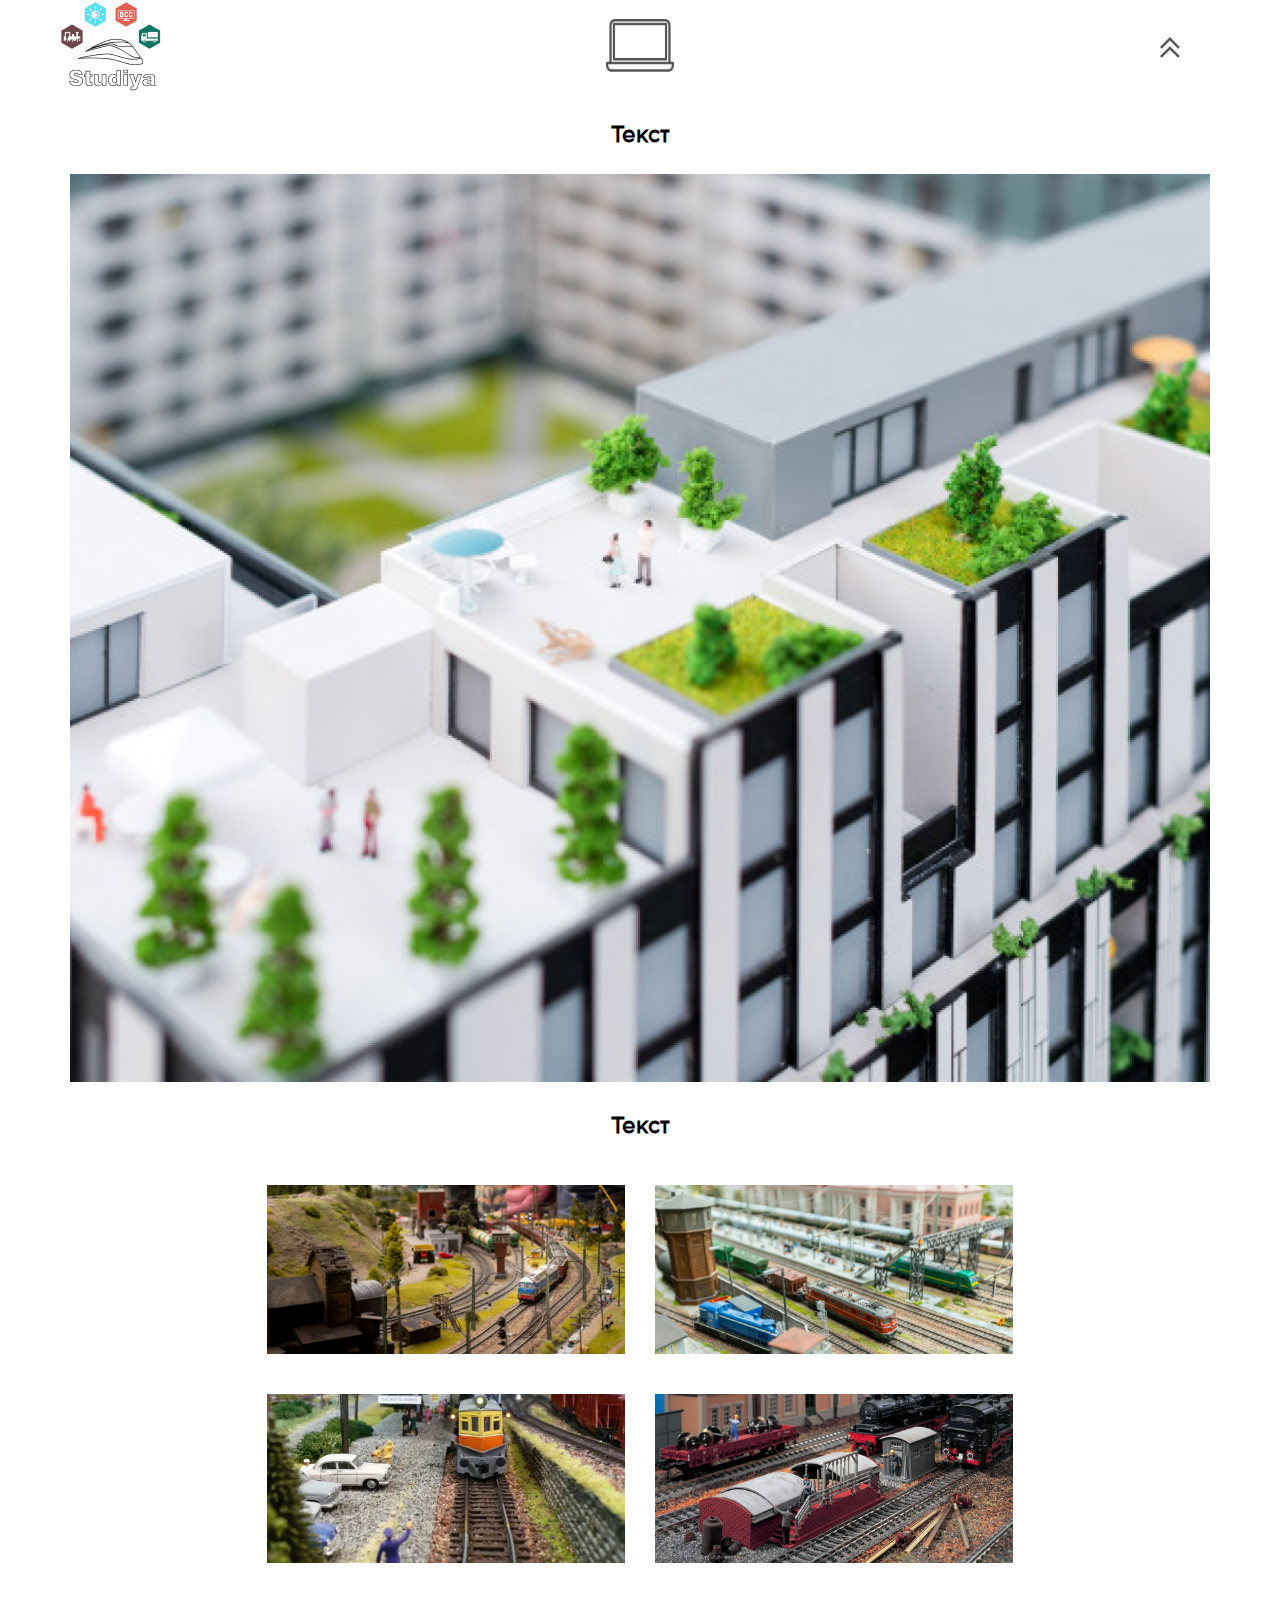
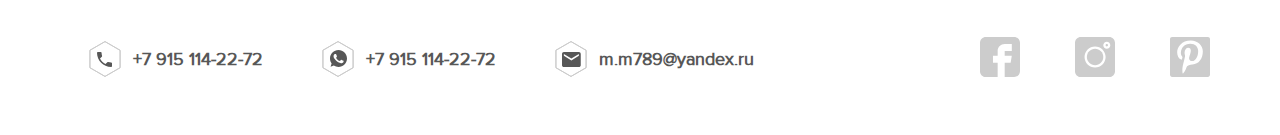
<file: services3.html>
<!DOCTYPE html>
<html lang="ru">
<head>
	<meta charset="UTF-8">
	<title>Stydiya услуги</title>
	<meta name="viewport" content="width=device-width, initial-scale=1, maximum-scale=1, minimum-scale=1, user-scalable=no">
	<link rel="stylesheet" href="css/main.css">
	<link rel="stylesheet" href="css/otherpagies.css">
	<style>
        @font-face {
            font-family: Proxima Nova;
            src: url(Proxima_Nova.ttf)
        }
    </style>
	<link rel="stylesheet" href="css/animate.css">
	<link rel="stylesheet" href="css/adaptive.css">
	<link rel="stylesheet" href="css/animations.css">
</head>
<body>
	<div class="main_div d-flex">
		<nav class="otherpage__nav container d-flex" id="otherpage__nav">
			<ul class="nav__menu desktop-menu hidden d-flex" id="main-nav">
				<span class="js-menu_item" id="js-menu_item">
				<div class="menu__content gallery-content d-flex" id="menu__content">
					<div>
						<a class="d-flex" href="photogallery.html">
							<img src="img/photo.svg">
							Фото
						</a>
					</div>
					<div>
						<a class="d-flex" href="videogallery.html">
							<img src="img/video.svg">
							Видео
						</a>
					</div>
				</div>
				<li class="menu__item menu-gallery d-flex" id="menu__item">Галерея</li>
				</span>
				<span class="js-menu_item" id="js-menu_item2">
				<div class="menu__content  d-flex" id="menu__content2">
					<div>
						<a class="d-flex" href="services1.html">
							<img src="img/services1.svg">
							Изготовление<br>макетов
						</a>
					</div>
					<div>
						<a class="d-flex" href="services2.html">
							<img src="img/services2.svg">
							Макеты<br>готовые
						</a>
					</div>
					<div>
						<a class="d-flex" href="services3.html">
							<img src="img/services3.svg">
							Цифровое<br>управление
						</a>
					</div>
					<div>
						<a class="d-flex" href="services4.html">
							<img src="img/services4.svg">
							Комплектующие<br>для макетов
						</a>
					</div>
					<div>
						<a class="d-flex" href="services5.html">
							<img src="img/services5.svg">
							Выезд<br>на объект
						</a>
					</div>
					<div>
						<a class="d-flex" href="services6.html">
							<img src="img/services6.svg">
							Обслуживание<br>макетов
						</a>
					</div>
				</div>
				<li class="menu__item d-flex" id="menu__item2">Услуги</li>
				</span>
				<span class="js-menu_item" id="js-menu_item3">
				<div class="menu__content shop-icons d-flex" id="menu__content3">
				<div class="d-flex">
					<input class="shop__radio-btn" type="checkbox" id="scale1" checked>
					<label class="g" for="scale1"></label>
					<input class="shop__radio-btn" type="checkbox" id="scale2" checked>
					<label class="ho" for="scale2"></label>
					<input class="shop__radio-btn" type="checkbox" id="scale3" checked>
					<label class="tt" for="scale3"></label>
					<input class="shop__radio-btn" type="checkbox" id="scale4" checked>
					<label class="n" for="scale4"></label>
				</div>
				<div class="d-flex">
					<hr>
					<span>Фильтр по масштабам (отключите ненужный масштаб)</span>
					<hr>
				</div>
				<div class="d-flex">
					<div>
						<span class="shop__menu-item d-flex">
							<img src="img/shop1.svg">
							<span class="shop__title">Изготовление<br>макетов</span>
							<ul class="shop__menu shop__menu-large">
								<li>Ааааа</li>
							</ul>
						</span>
					</div>
					<div>
						<span class="shop__menu-item d-flex">
							<img src="img/shop2.svg">
							<span class="shop__title">Макеты<br>готовые</span>
							<ul class="shop__menu shop__menu-large">
								<li></li>
							</ul>
						</span>
					</div>
					<div>
						<span class="shop__menu-item d-flex">
							<img src="img/shop3.svg">
							<span class="shop__title">Электроника</span>
							<ul class="shop__menu">
								<li></li>
							</ul>
						</span>
					</div>
					<div>
						<span class="shop__menu-item d-flex">
							<img src="img/shop4.svg">
							<span class="shop__title">Поезда</span>
							<ul class="shop__menu">
								<li>Паровозы</li>
								<li>Электровозы</li>
								<li>Тепловозы</li>
								<li>Вагоны пассажирские</li>
								<li>Вагоны товарные</li>
								<li>Прочее</li>
								<li>Стартовые наборы</li>
							</ul>
						</span>
					</div>
					<div>
						<span class="shop__menu-item d-flex">
							<img src="img/shop5.svg">
							<span class="shop__title">Рельсы</span>
							<ul class="shop__menu">
								<li></li>
							</ul>
						</span>
					</div>
					<div>
						<span class="shop__menu-item d-flex">
							<img src="img/shop6.svg">
							<span class="shop__title">Строения</span>
							<ul class="shop__menu">
								<li>Дома</li>
								<li>Заводы, фабрики</li>
								<li>Вокзалы, перроны, депо</li>
								<li>Детские площадкиб аттракционы</li>
								<li>Бизнесцентры</li>
								<li>Магазины</li>
								<li>Кафе</li>
								<li>Киоски</li>
								<li>Прочее</li>
							</ul>
						</span>
					</div>
					<div>
						<span class="shop__menu-item d-flex">
							<img src="img/shop7.svg">
							<span class="shop__title">Элементы<br>ландшафта</span>
							<ul class="shop__menu shop__menu-large">
								<li></li>
							</ul>
						</span>
					</div>
					<div>
						<span class="shop__menu-item d-flex">
							<img src="img/shop8.svg">
							<span class="shop__title">Прочее</span>
							<ul class="shop__menu">
								<li></li>
							</ul>
						</span>
					</div>
					<div>
						<span class="shop__menu-item d-flex">
							<img src="img/shop9.svg">
							<span class="shop__title">Инструменты</span>
							<ul class="shop__menu">
								<li>Ручной инструмент</li>
								<li>Аккумуляторный инструмент</li>
								<li>Электро инструмент (220В)</li>
								<li>Приспособления</li>
								<li>Свёрла, фрезы</li>
								<li>Расходники</li>
								<li>Прочее</li>
							</ul>
						</span>
					</div>
					<div>
						<span class="shop__menu-item d-flex">
							<img src="img/shop10.svg">
							<span class="shop__title">Расходные<br>материалы</span>
							<ul class="shop__menu shop__menu-large shop__menu-last">
								<li>1</li>
								<li>2</li>
								<li>3</li>
							</ul>
						</span>
					</div>
				</div>
				</div>
				<li class="menu__item d-flex" id="menu__item3">Магазин</li>
				</span>
				<span class="js-menu_item" id="js-menu_item4">
				<div class="menu__content  d-flex" id="menu__content4">
					<div class="about_us-item" id="forum-1" tabindex="1">
							<span class="d-flex">
								<img src="img/login.svg">
								<span class="about_us__title">Вход</span>
							</span>
							<div class="about_us-inf d-flex" id="forum-inf1">
								<input class="text-field" autocomplete="off" placeholder=" Логин" name="login">
								<div class="password_wrapper"><input type="password" class="text-field password" autocomplete="off" placeholder=" Пароль" name="password"><div class="eye"></div></div>
								<div class="login-inf d-flex">
									<a href="#">Забыли пароль?</a>
									<a href="#">Личный кабинет</a>
									<button>Вход</button>
								</div>
							</div>
					</div>
					<div>
						<a class="d-flex" href="downloads.html">
							<img src="img/downloads.svg">
							Загрузки
						</a>
					</div>
					<div class="rules-item" id="rules_forum" tabindex="9">
									<span class="icon d-flex">
										<img src="img/forum_rules.svg">
										<span class="about_us__title">Правила форума</span>
									</span>
									<div class="rules-inf d-flex" id="rules3">
										<div id="text8">
											<p>(Правила форума)1. Магазин работает в установленные для него дни и часы торговли, о чем на видном месте при входе вывешивается соответствующее объявление.</p>

											<p>При наличии большого количества покупателей за 15 минут до наступления времени обеденного перерыва (там, где он установлен) и окончания рабочего дня разрешается прекращать допуск покупателей в магазин. Покупатели, отобравшие товар или имеющие на руках кассовые чеки, должны быть обслужены.</p>

											<p>2. Ключи от магазина должны храниться у заведующего (директора) магазином, если он является материально ответственным лицом, а пломбир или печать - у заместителя заведующего или у одного из материально ответственных лиц. Если заведующий магазином не является материально ответственным лицом, то у него хранятся пломбир или печать, а ключи - у одного из материально ответственных лиц.</p>

											<p>В магазинах, где применяется бригадная материальная ответственность, при открытии и закрытии магазина необходимо присутствие хотя бы одного из членов бригады.</p>

											<p>В крупном магазине его открытие и закрытие производит дежурный администратор вместе с материально ответственными лицами, и ключи от магазина хранятся у дежурного. Хранение ключей и пломбира (печати) у одного лица не допускается.</p>

											<p>3. Закрытие магазина на ремонт допускается только с разрешения управления (отдела) торговли исполкома городского (районного) Совета депутатов трудящихся, при наличии проектно-сметной документации, обеспеченности ремонтных работ источниками финансирования и необходимыми строительными материалами и рабочей силой.</p>
											<p>Администрация магазина не менее чем за 5 дней до закрытия магазина на ремонт обязана вывесить об этом специальное объявление с указанием ближайших магазинов, производящих торговлю аналогичными товарами.</p>

											<img src="img/loupe.svg" class="enlarge loupe" onclick="enlarge_text('text8')">
										</div>
									</div>
					</div>
				</div>
				<li class="menu__item d-flex" id="menu__item4">Форум</li>
				</span>
				<span class="js-menu_item" id="js-menu_item5">
				<div class="menu__content  about_us-content d-flex" id="menu__content5">
				<div class="about_us-content__main_items d-flex">
					<div class="about_us-item" id="about_us-1" tabindex="0">
						<span class="d-flex">
							<img src="img/about1.svg">
							<span class="about_us__title">О макетах<br>и о нас</span>
						</span>
						<div class="about_us-inf d-flex" id="about_us-inf1">
							<div class="about_us-inf1__text d-flex">
								<p>
									Мы являемся уникальными разработчиками макетов и поставщиками запчастей для создания макетов.
									Работаем со всеми известными мировыми брендами.
									Поможем воплотить вашу фантазию в реальность.
								</p>
								<div class="social-networks d-flex">
									<a href="https://www.facebook.com/maketsozdanie.michail" target="blank"><img src="img/facebook.svg"></a>
									<a href="https://www.instagram.com/maket_sozdanie/" target="blank"><img src="img/instagram.svg"></a>
									<a href="https://www.pinterest.ru/michail0236/изготовление-макетов/" target="blank"><img src="img/pinterest.svg"></a>
								</div>
							</div>
							<ul class="contacts d-flex">
								<li class="contact d-flex">
									<img src="img/contact1.svg"><span>+7 915 114-22-72</span>
								</li>
								<li class="contact d-flex">
									<img src="img/contact2.svg"><span>+7 915 114-22-72</span>
								</li>
								<li class="contact d-flex">
									<img src="img/contact3.svg"><span>m.m789@yandex.ru</span>
								</li>
							</ul>
						</div>
					</div>
					<div class="about_us-item" id="about_us-2" tabindex="0">
						<span class="d-flex">
							<img src="img/about2.svg">
							<span class="about_us__title">Гарантия и постгарантийное<br>обслуживание</span>
						</span>
						<div class="about_us-inf d-flex" id="about_us-inf2">
							<div id="text2">
							<p>1. Магазин работает в установленные для него дни и часы торговли, о чем на видном месте при входе вывешивается соответствующее объявление.</p>

							<p>При наличии большого количества покупателей за 15 минут до наступления времени обеденного перерыва (там, где он установлен) и окончания рабочего дня разрешается прекращать допуск покупателей в магазин. Покупатели, отобравшие товар или имеющие на руках кассовые чеки, должны быть обслужены.</p>

							<p>2. Ключи от магазина должны храниться у заведующего (директора) магазином, если он является материально ответственным лицом, а пломбир или печать - у заместителя заведующего или у одного из материально ответственных лиц. Если заведующий магазином не является материально ответственным лицом, то у него хранятся пломбир или печать, а ключи - у одного из материально ответственных лиц.</p>

							<p>В магазинах, где применяется бригадная материальная ответственность, при открытии и закрытии магазина необходимо присутствие хотя бы одного из членов бригады.</p>

							<p>В крупном магазине его открытие и закрытие производит дежурный администратор вместе с материально ответственными лицами, и ключи от магазина хранятся у дежурного. Хранение ключей и пломбира (печати) у одного лица не допускается.</p>

							<p>3. Закрытие магазина на ремонт допускается только с разрешения управления (отдела) торговли исполкома городского (районного) Совета депутатов трудящихся, при наличии проектно-сметной документации, обеспеченности ремонтных работ источниками финансирования и необходимыми строительными материалами и рабочей силой.</p>
							<img src="img/loupe.svg" class="enlarge loupe" id="loupe1" onclick="enlarge_text('text2')">
							</div>
						</div>
					</div>
					<div class="about_us-item" id="about_us-3" tabindex="0"> 
						<span class="d-flex">
							<img src="img/about3.svg">
							<span class="about_us__title">Оплата<br>и доставка</span>
						</span>
						<div class="about_us-inf d-flex" id="about_us-inf3">
							<div id="text3">
							<p>1. Магазин работает в установленные для него дни и часы торговли, о чем на видном месте при входе вывешивается соответствующее объявление.</p>

							<p>При наличии большого количества покупателей за 15 минут до наступления времени обеденного перерыва (там, где он установлен) и окончания рабочего дня разрешается прекращать допуск покупателей в магазин. Покупатели, отобравшие товар или имеющие на руках кассовые чеки, должны быть обслужены.</p>

							<p>2. Ключи от магазина должны храниться у заведующего (директора) магазином, если он является материально ответственным лицом, а пломбир или печать - у заместителя заведующего или у одного из материально ответственных лиц. Если заведующий магазином не является материально ответственным лицом, то у него хранятся пломбир или печать, а ключи - у одного из материально ответственных лиц.</p>

							<p>В магазинах, где применяется бригадная материальная ответственность, при открытии и закрытии магазина необходимо присутствие хотя бы одного из членов бригады.</p>

							<p>В крупном магазине его открытие и закрытие производит дежурный администратор вместе с материально ответственными лицами, и ключи от магазина хранятся у дежурного. Хранение ключей и пломбира (печати) у одного лица не допускается.</p>

							<p>3. Закрытие магазина на ремонт допускается только с разрешения управления (отдела) торговли исполкома городского (районного) Совета депутатов трудящихся, при наличии проектно-сметной документации, обеспеченности ремонтных работ источниками финансирования и необходимыми строительными материалами и рабочей силой.</p>
							<img src="img/loupe.svg" class="enlarge loupe" onclick="enlarge_text('text3')">
							</div>
						</div>
					</div>
					<div class="about_us-item" id="about_us-4" tabindex="0">
						<span class="d-flex">
							<img src="img/about4.svg">
							<span class="about_us__title">Возврат<br>товара</span>
						</span>
						<div class="about_us-inf d-flex" id="about_us-inf4">
							<div id="text4">
							<p>1. Магазин работает в установленные для него дни и часы торговли, о чем на видном месте при входе вывешивается соответствующее объявление.</p>

							<p>При наличии большого количества покупателей за 15 минут до наступления времени обеденного перерыва (там, где он установлен) и окончания рабочего дня разрешается прекращать допуск покупателей в магазин. Покупатели, отобравшие товар или имеющие на руках кассовые чеки, должны быть обслужены.</p>

							<p>2. Ключи от магазина должны храниться у заведующего (директора) магазином, если он является материально ответственным лицом, а пломбир или печать - у заместителя заведующего или у одного из материально ответственных лиц. Если заведующий магазином не является материально ответственным лицом, то у него хранятся пломбир или печать, а ключи - у одного из материально ответственных лиц.</p>

							<p>В магазинах, где применяется бригадная материальная ответственность, при открытии и закрытии магазина необходимо присутствие хотя бы одного из членов бригады.</p>

							<p>В крупном магазине его открытие и закрытие производит дежурный администратор вместе с материально ответственными лицами, и ключи от магазина хранятся у дежурного. Хранение ключей и пломбира (печати) у одного лица не допускается.</p>

							<p>3. Закрытие магазина на ремонт допускается только с разрешения управления (отдела) торговли исполкома городского (районного) Совета депутатов трудящихся, при наличии проектно-сметной документации, обеспеченности ремонтных работ источниками финансирования и необходимыми строительными материалами и рабочей силой.</p>
							<p>Администрация магазина не менее чем за 5 дней до закрытия магазина на ремонт обязана вывесить об этом специальное объявление с указанием ближайших магазинов, производящих торговлю аналогичными товарами.</p>

							<p>4. Помещение, оборудование и инвентарь магазина должны удовлетворять требованиям, установленным для данного вида торговли.</p>

							<p>5. Внешние и внутренние витрины магазина должны быть оформлены в соответствии со специальными правилами и практическими указаниями устройства и содержания витрин и использованы для рекламы имеющихся в продаже товаров.</p>
								
							<p>6. Заведующий (директор) магазином и его заместитель, заведующие отделами (секциями) и их заместители, продавцы, кассиры, главные (старшие) бухгалтеры, вновь принимаемые для работы в магазине, обязаны ознакомиться с настоящими Правилами и расписаться в том, что Правила прочитаны и приняты к неуклонному исполнению.</p>
							<img src="img/loupe.svg" class="enlarge loupe" onclick="enlarge_text('text4')">
							</div>
						</div>
					</div>
				</div>
				</div>
				<li class="menu__item d-flex" id="menu__item5">О нас</li>
				</span>
				<li>
					<div class="language_box loader" id="language_box">
						<span id="en" class="d " onclick="animation('EN')"></span>
						<span id="de" class="d " onclick="animation('DE')"></span>
						<span id="ru" class="d " onclick="animation('RU')"></span>
					</div>
				</li>
				<span class="js-menu_item" id="js-menu_item6">
					<div class="menu__content  d-flex" id="menu__content6">
						<div class="about_us-item" id="profile-1" tabindex="1">
							<span class="d-flex">
								<img src="img/login.svg">
								<span class="about_us__title">Вход</span>
							</span>
							<div class="about_us-inf d-flex" id="profile-inf1">
								<input class="text-field" autocomplete="off" placeholder=" Логин" name="login">
								<div class="password_wrapper"><input type="password" class="text-field password" autocomplete="off" placeholder=" Пароль" name="password"><div class="eye"></div></div>
								<div class="login-inf d-flex">
									<a href="#">Забыли пароль?</a>
									<a href="#">Личный кабинет</a>
									<button>Вход</button>
								</div>
							</div>
						</div>
						<div class="about_us-item" id="profile-2" tabindex="2">
							<span class="d-flex">
								<img src="img/registration.svg">
								<span class="about_us__title">Регистрация</span>
							</span>
							<div class="about_us-inf d-flex" id="profile-inf2">
								<div class="reg_row d-flex">
									<span>Где хотите зарегистрироваться:</span>
									<span class="d-flex">Магазин <input class="" name="checkbox_shop" type="checkbox" id="checkbox_shop"></span>
									<span class="d-flex">Форум <input class="" name="checkbox_shop" type="checkbox" id="checkbox_forum"></span>
								</div>
								<div class="reg_row d-flex">
									<div class="reg_column d-flex">
										<input class="text-field" autocomplete="off" placeholder=" Имя" name="name_user">
										<input class="text-field" autocomplete="off" placeholder=" Логин/Ник" name="login">
										<div class="password_wrapper"><input type="password" class="text-field password" autocomplete="off" placeholder=" Пароль" name="password"><div class="eye"></div></div>
										<span class="reg__small-text">* для ввода пароля использовать заглавные, прописные буквы и цифры</span>
										
									</div>
									<div class="reg_column d-flex">
										<input class="text-field" autocomplete="off" placeholder=" Фамилия" name="lastname">
										<input class="text-field" autocomplete="off" placeholder=" E-mail" name="email">
										<div class="password_wrapper"><input type="password" class="text-field password" autocomplete="off" placeholder=" Повторите пароль" name="password2"><div class="eye"></div></div>
										<span class="reg__small-text">* для ввода пароля использовать заглавные, прописные буквы и цифры</span>
										
									</div>
								</div>
								<div class="reg_row reg_checkboxes d-flex">
									<span class="d-flex"><input class="" name="checkbox_shop" type="checkbox" id="checkbox_mail"> Хочу получать рассылки о новинках и акциях</span>
									<span class="d-flex"><input class="" name="checkbox_shop" type="checkbox" id="checkbox_rules"> Ознакомнен(а) и полностью согласен(на) с правилами форума</span>
								</div>
								<button>Регистрация</button>
							</div>
						</div>
						<div class="about_us-item" id="profile-3" tabindex="3">
							<span class="d-flex">
								<img src="img/rules.svg">
								<span class="about_us__title">Правила</span>
							</span>
							<div class="about_us-inf d-flex" id="profile-inf3">
								<div class="rules-item" id="rules_shop" tabindex="4">
									<span class="icon d-flex">
										<img src="img/shop_rules.svg">
										<span class="about_us__title">Правила магазина</span>
									</span>
									<div class="rules-inf d-flex" id="rules1">
										<div id="text6">
											<p>1. Магазин работает в установленные для него дни и часы торговли, о чем на видном месте при входе вывешивается соответствующее объявление.</p>

											<p>При наличии большого количества покупателей за 15 минут до наступления времени обеденного перерыва (там, где он установлен) и окончания рабочего дня разрешается прекращать допуск покупателей в магазин. Покупатели, отобравшие товар или имеющие на руках кассовые чеки, должны быть обслужены.</p>

											<p>2. Ключи от магазина должны храниться у заведующего (директора) магазином, если он является материально ответственным лицом, а пломбир или печать - у заместителя заведующего или у одного из материально ответственных лиц. Если заведующий магазином не является материально ответственным лицом, то у него хранятся пломбир или печать, а ключи - у одного из материально ответственных лиц.</p>

											<p>В магазинах, где применяется бригадная материальная ответственность, при открытии и закрытии магазина необходимо присутствие хотя бы одного из членов бригады.</p>

											<p>В крупном магазине его открытие и закрытие производит дежурный администратор вместе с материально ответственными лицами, и ключи от магазина хранятся у дежурного. Хранение ключей и пломбира (печати) у одного лица не допускается.</p>

											<p>3. Закрытие магазина на ремонт допускается только с разрешения управления (отдела) торговли исполкома городского (районного) Совета депутатов трудящихся, при наличии проектно-сметной документации, обеспеченности ремонтных работ источниками финансирования и необходимыми строительными материалами и рабочей силой.</p>
											<p>Администрация магазина не менее чем за 5 дней до закрытия магазина на ремонт обязана вывесить об этом специальное объявление с указанием ближайших магазинов, производящих торговлю аналогичными товарами.</p>
											
											<img src="img/loupe.svg" class="enlarge loupe" onclick="enlarge_text('text6')">
										</div>
									</div>
								</div>
								<div class="rules-item" id="rules_forum" tabindex="5">
									<span class="icon d-flex">
										<img src="img/forum_rules.svg">
										<span class="about_us__title">Правила форума</span>
									</span>
									<div class="rules-inf d-flex" id="rules2">
										<div id="text7">
											<p>(Правила форума)1. Магазин работает в установленные для него дни и часы торговли, о чем на видном месте при входе вывешивается соответствующее объявление.</p>

											<p>При наличии большого количества покупателей за 15 минут до наступления времени обеденного перерыва (там, где он установлен) и окончания рабочего дня разрешается прекращать допуск покупателей в магазин. Покупатели, отобравшие товар или имеющие на руках кассовые чеки, должны быть обслужены.</p>

											<p>2. Ключи от магазина должны храниться у заведующего (директора) магазином, если он является материально ответственным лицом, а пломбир или печать - у заместителя заведующего или у одного из материально ответственных лиц. Если заведующий магазином не является материально ответственным лицом, то у него хранятся пломбир или печать, а ключи - у одного из материально ответственных лиц.</p>

											<p>В магазинах, где применяется бригадная материальная ответственность, при открытии и закрытии магазина необходимо присутствие хотя бы одного из членов бригады.</p>

											<p>В крупном магазине его открытие и закрытие производит дежурный администратор вместе с материально ответственными лицами, и ключи от магазина хранятся у дежурного. Хранение ключей и пломбира (печати) у одного лица не допускается.</p>

											<p>3. Закрытие магазина на ремонт допускается только с разрешения управления (отдела) торговли исполкома городского (районного) Совета депутатов трудящихся, при наличии проектно-сметной документации, обеспеченности ремонтных работ источниками финансирования и необходимыми строительными материалами и рабочей силой.</p>
											<p>Администрация магазина не менее чем за 5 дней до закрытия магазина на ремонт обязана вывесить об этом специальное объявление с указанием ближайших магазинов, производящих торговлю аналогичными товарами.</p>

											<img src="img/loupe.svg" class="enlarge loupe" onclick="enlarge_text('text7')">
										</div>
									</div>
								</div>
							</div>
						</div>
					</div>
					<li class="menu__item-profile d-flex" id="menu__item6"></li>
				</span>
			</ul>
			<ul class="page__nav d-flex">
				<li class="menu-wrapper" tabindex="0" id="menu-wrapper">
					<ul class="mobile-menu">
						<li class="mobile-menu__item" id="">
							<span class="inner-menu__title">Галерея</span>
							<ul class="inner-menu">
								<li class="inner-menu__item" id=""><a href="photogallery.html">Фото</a></li>
								<li class="inner-menu__item" id=""><a href="videogallery.html">Видео</a></li>
							</ul>
						</li>
						<li class="mobile-menu__item" id="">
							<span class="inner-menu__title">Услуги</span>
							<ul class="inner-menu">
								<li class="inner-menu__item" id=""><a href="services1.html">Изготовление макетов</a></li>
								<li class="inner-menu__item" id=""><a href="services2.html">Макеты готовые</a></li>
								<li class="inner-menu__item" id=""><a href="services3.html">Цифровое управление</a></li>
								<li class="inner-menu__item" id=""><a href="services4.html">Комплектующие для макетов</a></li>
								<li class="inner-menu__item" id=""><a href="services5.html">Выезд на объект</a></li>
								<li class="inner-menu__item" id=""><a href="services6.html">Обслуживание макетов</a></li>
							</ul>
						</li>
						<li class="mobile-menu__item" id="">
							<span class="inner-menu__title">Магазин</span>
							<ul class="inner-menu">
								<li class="inner-menu__item" id="">
									<div class="scales d-flex">
										<input class="shop__radio-btn" type="checkbox" id="scale1-m" checked>
										<label class="g" for="scale1-m"></label>
										<input class="shop__radio-btn" type="checkbox" id="scale2-m" checked>
										<label class="ho" for="scale2-m"></label>
										<input class="shop__radio-btn" type="checkbox" id="scale3-m" checked>
										<label class="tt" for="scale3-m"></label>
										<input class="shop__radio-btn" type="checkbox" id="scale4-m" checked>
										<label class="n" for="scale4-m"></label>
									</div>
									<span class="scales_comment">Фильтр по масштабам (отключите ненужный масштаб)</span>
								</li>
								<li class="inner-menu__item" id=""><a href="">Изготовление макетов</a></li>
								<li class="inner-menu__item" id=""><a href="">Макеты готовые</a></li>
								<li class="inner-menu__item" id=""><a href="">Электроника</a></li>
								<li class="inner-menu__item" id=""><a href="">Поезда</a></li>
								<li class="inner-menu__item" id=""><a href="">Рельсы</a></li>
								<li class="inner-menu__item" id=""><a href="">Строения</a></li>
								<li class="inner-menu__item" id=""><a href="">Элементы ландшафты</a></li>
								<li class="inner-menu__item" id=""><a href="">Прочее</a></li>
								<li class="inner-menu__item" id=""><a href="">Инструменты</a></li>
								<li class="inner-menu__item" id=""><a href="">Расходные материалы</a></li>
							</ul>
						</li>
						<li class="mobile-menu__item" id="">
							<span class="inner-menu__title">Форум</span>
							<ul class="inner-menu">
								<li class="inner-menu__item d-flex" id="forum_buttons">
									<span class="menu_title">Регистрация
										<div class="menu_content">
												<div class="reg_row d-flex">
													<span>Где хотите зарегистрироваться:</span>
													<span class="checkbox_wrapper d-flex">
													<span class="d-flex"><input class="" name="checkbox_shop" type="checkbox" id="checkbox_shop"> Магазин</span>
													<span class="d-flex"><input class="" name="checkbox_shop" type="checkbox" id="checkbox_forum"> Форум</span>
													</span>
												</div>
												<div class="reg_row d-flex">
													<div class="reg_column d-flex">
														<input class="text-field" autocomplete="off" placeholder=" Имя" name="name_user">
														<input class="text-field" autocomplete="off" placeholder=" Логин/Ник" name="login">
														<div class="password_wrapper"><input type="password" class="text-field password" autocomplete="off" placeholder=" Пароль" name="password"><div class="eye"></div></div>
														<div class="password_wrapper"><input type="password" class="text-field password" autocomplete="off" placeholder=" Повторите пароль" name="password2"><div class="eye"></div></div>
														<span class="reg__small-text">* для ввода пароля использовать заглавные, прописные буквы и цифры</span>
														<input class="text-field" autocomplete="off" placeholder=" Фамилия" name="lastname">
														<input class="text-field" autocomplete="off" placeholder=" E-mail" name="email">
													</div>
												</div>
													<div class="reg_row reg_checkboxes d-flex"><span class="d-flex"><input class="" name="checkbox_shop" type="checkbox" id="checkbox_mail"> Хочу получать рассылки о новинках и акциях</span></div>
													<div class="reg_row reg_checkboxes d-flex"><span class="d-flex"><input class="" name="checkbox_shop" type="checkbox" id="checkbox_rules"> Ознакомнен(а) и согласен(на) с правилами форума</span></div>
												<button>Регистрация</button>
										</div>
									</span>
									<span class="menu_title">Вход
										<div class="menu_content d-flex">
												<input class="text-field" autocomplete="off" placeholder=" Логин" name="login">
												<div class="password_wrapper"><input type="password" class="text-field password" autocomplete="off" placeholder=" Пароль" name="password"><div class="eye"></div></div>
												<div class="login-inf d-flex">
													<a href="#">Забыли пароль?</a>
													<button>Вход</button>
												</div>
										</div>
									</span>
								</li>
								<li class="inner-menu__item d-flex" id="search-wrapper">
									<input class="search" type="text" placeholder=" Поиск">
								</li>
								<li class="inner-menu__item" id="">Материалы для скачивания</li>
								<li class="inner-menu__item" id="">Тема 1</li>
								<li class="inner-menu__item" id="">Тема 2</li>
								<li class="inner-menu__item" id="">Тема 3</li>
							</ul>
						</li>
						<li class="mobile-menu__item" id="forum-mobile">
							<span class="inner-menu__title">О нас</span>
							<ul class="inner-menu">
								<li class="inner-menu__item" id="">О макетах и о нас
									<div class="about_us__inf">
										<p>
											Мы являемся уникальными разработчиками макетов и поставщиками запчастей для создания макетов.
											Работаем со всеми известными мировыми брендами.
											Поможем воплотить вашу фантазию в реальность.
										</p>
									</div>
								</li>
								<li class="inner-menu__item" id="">Гарантия и постгарантийное обслуживание
									<div class="about_us__inf">
										<p>1. Магазин работает в установленные для него дни и часы торговли, о чем на видном месте при входе вывешивается соответствующее объявление.
										При наличии большого количества покупателей за 15 минут до наступления времени обеденного перерыва (там, где он установлен) и окончания рабочего дня разрешается прекращать допуск покупателей в магазин. Покупатели, отобравшие товар или имеющие на руках кассовые чеки, должны быть обслужены.</p>
										<p>2. Ключи от магазина должны храниться у заведующего (директора) магазином, если он является материально ответственным лицом, а пломбир или печать - у заместителя заведующего или у одного из материально ответственных лиц. Если заведующий магазином не является материально ответственным лицом, то у него хранятся пломбир или печать, а ключи - у одного из материально ответственных лиц.
										В магазинах, где применяется бригадная материальная ответственность, при открытии и закрытии магазина необходимо присутствие хотя бы одного из членов бригады.
										В крупном магазине его открытие и закрытие производит дежурный администратор вместе с материально ответственными лицами, и ключи от магазина хранятся у дежурного. Хранение ключей и пломбира (печати) у одного лица не допускается.</p>
										<p>3. Закрытие магазина на ремонт допускается только с разрешения управления (отдела) торговли исполкома городского (районного) Совета депутатов трудящихся, при наличии проектно-сметной документации, обеспеченности ремонтных работ источниками финансирования и необходимыми строительными материалами и рабочей силой.</p>
									</div>
								</li>
								<li class="inner-menu__item" id="">Оплата и доставка
									<div class="about_us__inf">
										<p>1. Магазин работает в установленные для него дни и часы торговли, о чем на видном месте при входе вывешивается соответствующее объявление.
										При наличии большого количества покупателей за 15 минут до наступления времени обеденного перерыва (там, где он установлен) и окончания рабочего дня разрешается прекращать допуск покупателей в магазин. Покупатели, отобравшие товар или имеющие на руках кассовые чеки, должны быть обслужены.</p>
										<p>2. Ключи от магазина должны храниться у заведующего (директора) магазином, если он является материально ответственным лицом, а пломбир или печать - у заместителя заведующего или у одного из материально ответственных лиц. Если заведующий магазином не является материально ответственным лицом, то у него хранятся пломбир или печать, а ключи - у одного из материально ответственных лиц.
										В магазинах, где применяется бригадная материальная ответственность, при открытии и закрытии магазина необходимо присутствие хотя бы одного из членов бригады.
										В крупном магазине его открытие и закрытие производит дежурный администратор вместе с материально ответственными лицами, и ключи от магазина хранятся у дежурного. Хранение ключей и пломбира (печати) у одного лица не допускается.</p>
										<p>3. Закрытие магазина на ремонт допускается только с разрешения управления (отдела) торговли исполкома городского (районного) Совета депутатов трудящихся, при наличии проектно-сметной документации, обеспеченности ремонтных работ источниками финансирования и необходимыми строительными материалами и рабочей силой.</p>
									</div>
								</li>
								<li class="inner-menu__item" id="">Возврат товара
									<div class="about_us__inf">
										<p>1. Магазин работает в установленные для него дни и часы торговли, о чем на видном месте при входе вывешивается соответствующее объявление.
										При наличии большого количества покупателей за 15 минут до наступления времени обеденного перерыва (там, где он установлен) и окончания рабочего дня разрешается прекращать допуск покупателей в магазин. Покупатели, отобравшие товар или имеющие на руках кассовые чеки, должны быть обслужены.</p>
										<p>2. Ключи от магазина должны храниться у заведующего (директора) магазином, если он является материально ответственным лицом, а пломбир или печать - у заместителя заведующего или у одного из материально ответственных лиц. Если заведующий магазином не является материально ответственным лицом, то у него хранятся пломбир или печать, а ключи - у одного из материально ответственных лиц.
										В магазинах, где применяется бригадная материальная ответственность, при открытии и закрытии магазина необходимо присутствие хотя бы одного из членов бригады.
										В крупном магазине его открытие и закрытие производит дежурный администратор вместе с материально ответственными лицами, и ключи от магазина хранятся у дежурного. Хранение ключей и пломбира (печати) у одного лица не допускается.</p>
										<p>3. Закрытие магазина на ремонт допускается только с разрешения управления (отдела) торговли исполкома городского (районного) Совета депутатов трудящихся, при наличии проектно-сметной документации, обеспеченности ремонтных работ источниками финансирования и необходимыми строительными материалами и рабочей силой.Администрация магазина не менее чем за 5 дней до закрытия магазина на ремонт обязана вывесить об этом специальное объявление с указанием ближайших магазинов, производящих торговлю аналогичными товарами.</p>
										<p>4. Помещение, оборудование и инвентарь магазина должны удовлетворять требованиям, установленным для данного вида торговли.</p>
										<p>5. Внешние и внутренние витрины магазина должны быть оформлены в соответствии со специальными правилами и практическими указаниями устройства и содержания витрин и использованы для рекламы имеющихся в продаже товаров.</p>
										<p>6. Заведующий (директор) магазином и его заместитель, заведующие отделами (секциями) и их заместители, продавцы, кассиры, главные (старшие) бухгалтеры, вновь принимаемые для работы в магазине, обязаны ознакомиться с настоящими Правилами и расписаться в том, что Правила прочитаны и приняты к неуклонному исполнению.</p>
									</div>
								</li>
							</ul>
						</li>
					</ul>
					<div class="menu-btn" id="menu-btn"></div>
				</li>
				<li id="desktop-logo">
					<a href="index.html"><img id="logo" src="img/logo.png" alt="Логотип"></a>
				</li>
				<li id="mobile-logo">
					<a href="index.html"><img id="logo" src="img/logo.jpg" alt="Логотип"></a>
				</li>
				<li>
					<img src="img/services3.svg" height="68">
				</li>
				<li onmouseover="open_menu()" id="openmenu">
					<img class="open_menu" src="img/arrows.svg">
				</li>
			</ul>
		</nav>
		<div class="information_block container">
			<h3>Текст</h3>
			<img src="img/services_img3.jpg" width="100%" alt="Услуги">
			<h3>Текст</h3>
			<div class="gallery d-flex">
				<img src="img/photos/1.jpg">
				<img src="img/photos/2.jpg">
				<img src="img/photos/3.jpg">
				<img src="img/photos/4.jpg">
			</div>
		</div>
		<div class="footer__inf footer container d-flex">
				<ul class="contacts d-flex">
					<li class="contact d-flex">
						<img src="img/contact1.svg"><span>+7 915 114-22-72</span>
					</li>
					<li class="contact d-flex">
						<img src="img/contact2.svg"><span>+7 915 114-22-72</span>
					</li>
					<li class="contact d-flex">
						<img src="img/contact3.svg"><span>m.m789@yandex.ru</span>
					</li>
				</ul>
				<div class="social-networks d-flex">
					<a href="#" target="blank"><img src="img/facebook.svg"></a>
					<a href="#" target="blank"><img src="img/instagram.svg"></a>
					<a href="#" target="blank"><img src="img/pinterest.svg"></a>
				</div>
		</div>
	</div>
	<div class="enlarged_text" id="enl_text"></div>
	<script src="https://ajax.googleapis.com/ajax/libs/jquery/3.4.1/jquery.min.js"></script>
	<script src="js/main.js" charset="utf-8"></script>
</body>
</html>
</file>
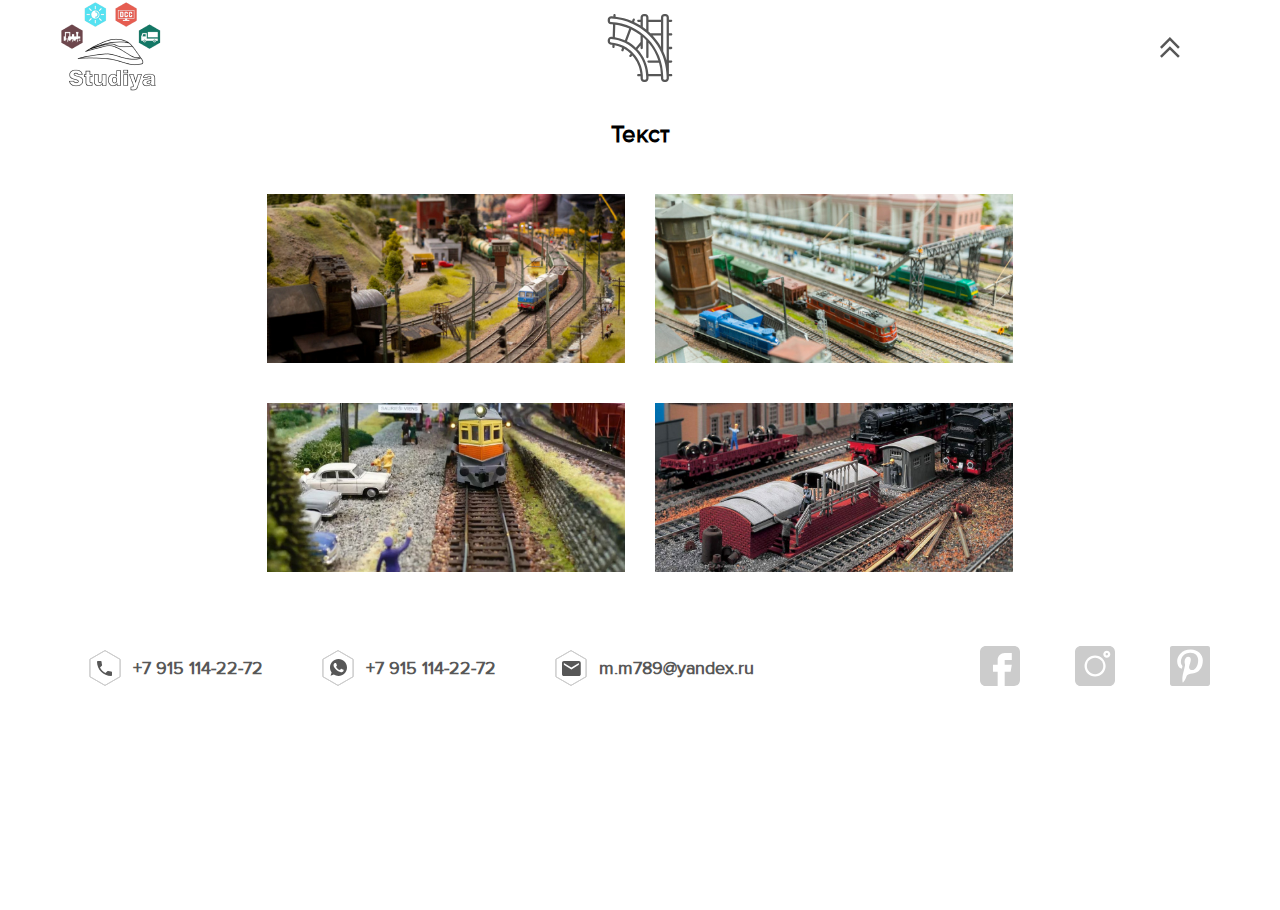
<file: services4.html>
<!DOCTYPE html>
<html lang="ru">
<head>
	<meta charset="UTF-8">
	<title>Stydiya услуги</title>
	<meta name="viewport" content="width=device-width, initial-scale=1, maximum-scale=1, minimum-scale=1, user-scalable=no">
	<link rel="stylesheet" href="css/main.css">
	<link rel="stylesheet" href="css/otherpagies.css">
	<style>
        @font-face {
            font-family: Proxima Nova;
            src: url(Proxima_Nova.ttf)
        }
    </style>
	<link rel="stylesheet" href="css/animate.css">
	<link rel="stylesheet" href="css/adaptive.css">
	<link rel="stylesheet" href="css/animations.css">
</head>
<body>
	<div class="main_div d-flex">
		<nav class="otherpage__nav container d-flex" id="otherpage__nav">
			<ul class="nav__menu desktop-menu hidden d-flex" id="main-nav">
				<span class="js-menu_item" id="js-menu_item">
				<div class="menu__content gallery-content d-flex" id="menu__content">
					<div>
						<a class="d-flex" href="photogallery.html">
							<img src="img/photo.svg">
							Фото
						</a>
					</div>
					<div>
						<a class="d-flex" href="videogallery.html">
							<img src="img/video.svg">
							Видео
						</a>
					</div>
				</div>
				<li class="menu__item menu-gallery d-flex" id="menu__item">Галерея</li>
				</span>
				<span class="js-menu_item" id="js-menu_item2">
				<div class="menu__content  d-flex" id="menu__content2">
					<div>
						<a class="d-flex" href="services1.html">
							<img src="img/services1.svg">
							Изготовление<br>макетов
						</a>
					</div>
					<div>
						<a class="d-flex" href="services2.html">
							<img src="img/services2.svg">
							Макеты<br>готовые
						</a>
					</div>
					<div>
						<a class="d-flex" href="services3.html">
							<img src="img/services3.svg">
							Цифровое<br>управление
						</a>
					</div>
					<div>
						<a class="d-flex" href="services4.html">
							<img src="img/services4.svg">
							Комплектующие<br>для макетов
						</a>
					</div>
					<div>
						<a class="d-flex" href="services5.html">
							<img src="img/services5.svg">
							Выезд<br>на объект
						</a>
					</div>
					<div>
						<a class="d-flex" href="services6.html">
							<img src="img/services6.svg">
							Обслуживание<br>макетов
						</a>
					</div>
				</div>
				<li class="menu__item d-flex" id="menu__item2">Услуги</li>
				</span>
				<span class="js-menu_item" id="js-menu_item3">
				<div class="menu__content shop-icons d-flex" id="menu__content3">
				<div class="d-flex">
					<input class="shop__radio-btn" type="checkbox" id="scale1" checked>
					<label class="g" for="scale1"></label>
					<input class="shop__radio-btn" type="checkbox" id="scale2" checked>
					<label class="ho" for="scale2"></label>
					<input class="shop__radio-btn" type="checkbox" id="scale3" checked>
					<label class="tt" for="scale3"></label>
					<input class="shop__radio-btn" type="checkbox" id="scale4" checked>
					<label class="n" for="scale4"></label>
				</div>
				<div class="d-flex">
					<hr>
					<span>Фильтр по масштабам (отключите ненужный масштаб)</span>
					<hr>
				</div>
				<div class="d-flex">
					<div>
						<span class="shop__menu-item d-flex">
							<img src="img/shop1.svg">
							<span class="shop__title">Изготовление<br>макетов</span>
							<ul class="shop__menu shop__menu-large">
								<li>Ааааа</li>
							</ul>
						</span>
					</div>
					<div>
						<span class="shop__menu-item d-flex">
							<img src="img/shop2.svg">
							<span class="shop__title">Макеты<br>готовые</span>
							<ul class="shop__menu shop__menu-large">
								<li></li>
							</ul>
						</span>
					</div>
					<div>
						<span class="shop__menu-item d-flex">
							<img src="img/shop3.svg">
							<span class="shop__title">Электроника</span>
							<ul class="shop__menu">
								<li></li>
							</ul>
						</span>
					</div>
					<div>
						<span class="shop__menu-item d-flex">
							<img src="img/shop4.svg">
							<span class="shop__title">Поезда</span>
							<ul class="shop__menu">
								<li>Паровозы</li>
								<li>Электровозы</li>
								<li>Тепловозы</li>
								<li>Вагоны пассажирские</li>
								<li>Вагоны товарные</li>
								<li>Прочее</li>
								<li>Стартовые наборы</li>
							</ul>
						</span>
					</div>
					<div>
						<span class="shop__menu-item d-flex">
							<img src="img/shop5.svg">
							<span class="shop__title">Рельсы</span>
							<ul class="shop__menu">
								<li></li>
							</ul>
						</span>
					</div>
					<div>
						<span class="shop__menu-item d-flex">
							<img src="img/shop6.svg">
							<span class="shop__title">Строения</span>
							<ul class="shop__menu">
								<li>Дома</li>
								<li>Заводы, фабрики</li>
								<li>Вокзалы, перроны, депо</li>
								<li>Детские площадкиб аттракционы</li>
								<li>Бизнесцентры</li>
								<li>Магазины</li>
								<li>Кафе</li>
								<li>Киоски</li>
								<li>Прочее</li>
							</ul>
						</span>
					</div>
					<div>
						<span class="shop__menu-item d-flex">
							<img src="img/shop7.svg">
							<span class="shop__title">Элементы<br>ландшафта</span>
							<ul class="shop__menu shop__menu-large">
								<li></li>
							</ul>
						</span>
					</div>
					<div>
						<span class="shop__menu-item d-flex">
							<img src="img/shop8.svg">
							<span class="shop__title">Прочее</span>
							<ul class="shop__menu">
								<li></li>
							</ul>
						</span>
					</div>
					<div>
						<span class="shop__menu-item d-flex">
							<img src="img/shop9.svg">
							<span class="shop__title">Инструменты</span>
							<ul class="shop__menu">
								<li>Ручной инструмент</li>
								<li>Аккумуляторный инструмент</li>
								<li>Электро инструмент (220В)</li>
								<li>Приспособления</li>
								<li>Свёрла, фрезы</li>
								<li>Расходники</li>
								<li>Прочее</li>
							</ul>
						</span>
					</div>
					<div>
						<span class="shop__menu-item d-flex">
							<img src="img/shop10.svg">
							<span class="shop__title">Расходные<br>материалы</span>
							<ul class="shop__menu shop__menu-large shop__menu-last">
								<li>1</li>
								<li>2</li>
								<li>3</li>
							</ul>
						</span>
					</div>
				</div>
				</div>
				<li class="menu__item d-flex" id="menu__item3">Магазин</li>
				</span>
				<span class="js-menu_item" id="js-menu_item4">
				<div class="menu__content  d-flex" id="menu__content4">
					<div class="about_us-item" id="forum-1" tabindex="1">
							<span class="d-flex">
								<img src="img/login.svg">
								<span class="about_us__title">Вход</span>
							</span>
							<div class="about_us-inf d-flex" id="forum-inf1">
								<input class="text-field" autocomplete="off" placeholder=" Логин" name="login">
								<div class="password_wrapper"><input type="password" class="text-field password" autocomplete="off" placeholder=" Пароль" name="password"><div class="eye"></div></div>
								<div class="login-inf d-flex">
									<a href="#">Забыли пароль?</a>
									<a href="#">Личный кабинет</a>
									<button>Вход</button>
								</div>
							</div>
					</div>
					<div>
						<a class="d-flex" href="downloads.html">
							<img src="img/downloads.svg">
							Загрузки
						</a>
					</div>
					<div class="rules-item" id="rules_forum" tabindex="9">
									<span class="icon d-flex">
										<img src="img/forum_rules.svg">
										<span class="about_us__title">Правила форума</span>
									</span>
									<div class="rules-inf d-flex" id="rules3">
										<div id="text8">
											<p>(Правила форума)1. Магазин работает в установленные для него дни и часы торговли, о чем на видном месте при входе вывешивается соответствующее объявление.</p>

											<p>При наличии большого количества покупателей за 15 минут до наступления времени обеденного перерыва (там, где он установлен) и окончания рабочего дня разрешается прекращать допуск покупателей в магазин. Покупатели, отобравшие товар или имеющие на руках кассовые чеки, должны быть обслужены.</p>

											<p>2. Ключи от магазина должны храниться у заведующего (директора) магазином, если он является материально ответственным лицом, а пломбир или печать - у заместителя заведующего или у одного из материально ответственных лиц. Если заведующий магазином не является материально ответственным лицом, то у него хранятся пломбир или печать, а ключи - у одного из материально ответственных лиц.</p>

											<p>В магазинах, где применяется бригадная материальная ответственность, при открытии и закрытии магазина необходимо присутствие хотя бы одного из членов бригады.</p>

											<p>В крупном магазине его открытие и закрытие производит дежурный администратор вместе с материально ответственными лицами, и ключи от магазина хранятся у дежурного. Хранение ключей и пломбира (печати) у одного лица не допускается.</p>

											<p>3. Закрытие магазина на ремонт допускается только с разрешения управления (отдела) торговли исполкома городского (районного) Совета депутатов трудящихся, при наличии проектно-сметной документации, обеспеченности ремонтных работ источниками финансирования и необходимыми строительными материалами и рабочей силой.</p>
											<p>Администрация магазина не менее чем за 5 дней до закрытия магазина на ремонт обязана вывесить об этом специальное объявление с указанием ближайших магазинов, производящих торговлю аналогичными товарами.</p>

											<img src="img/loupe.svg" class="enlarge loupe" onclick="enlarge_text('text8')">
										</div>
									</div>
					</div>
				</div>
				<li class="menu__item d-flex" id="menu__item4">Форум</li>
				</span>
				<span class="js-menu_item" id="js-menu_item5">
				<div class="menu__content  about_us-content d-flex" id="menu__content5">
				<div class="about_us-content__main_items d-flex">
					<div class="about_us-item" id="about_us-1" tabindex="0">
						<span class="d-flex">
							<img src="img/about1.svg">
							<span class="about_us__title">О макетах<br>и о нас</span>
						</span>
						<div class="about_us-inf d-flex" id="about_us-inf1">
							<div class="about_us-inf1__text d-flex">
								<p>
									Мы являемся уникальными разработчиками макетов и поставщиками запчастей для создания макетов.
									Работаем со всеми известными мировыми брендами.
									Поможем воплотить вашу фантазию в реальность.
								</p>
								<div class="social-networks d-flex">
									<a href="https://www.facebook.com/maketsozdanie.michail" target="blank"><img src="img/facebook.svg"></a>
									<a href="https://www.instagram.com/maket_sozdanie/" target="blank"><img src="img/instagram.svg"></a>
									<a href="https://www.pinterest.ru/michail0236/изготовление-макетов/" target="blank"><img src="img/pinterest.svg"></a>
								</div>
							</div>
							<ul class="contacts d-flex">
								<li class="contact d-flex">
									<img src="img/contact1.svg"><span>+7 915 114-22-72</span>
								</li>
								<li class="contact d-flex">
									<img src="img/contact2.svg"><span>+7 915 114-22-72</span>
								</li>
								<li class="contact d-flex">
									<img src="img/contact3.svg"><span>m.m789@yandex.ru</span>
								</li>
							</ul>
						</div>
					</div>
					<div class="about_us-item" id="about_us-2" tabindex="0">
						<span class="d-flex">
							<img src="img/about2.svg">
							<span class="about_us__title">Гарантия и постгарантийное<br>обслуживание</span>
						</span>
						<div class="about_us-inf d-flex" id="about_us-inf2">
							<div id="text2">
							<p>1. Магазин работает в установленные для него дни и часы торговли, о чем на видном месте при входе вывешивается соответствующее объявление.</p>

							<p>При наличии большого количества покупателей за 15 минут до наступления времени обеденного перерыва (там, где он установлен) и окончания рабочего дня разрешается прекращать допуск покупателей в магазин. Покупатели, отобравшие товар или имеющие на руках кассовые чеки, должны быть обслужены.</p>

							<p>2. Ключи от магазина должны храниться у заведующего (директора) магазином, если он является материально ответственным лицом, а пломбир или печать - у заместителя заведующего или у одного из материально ответственных лиц. Если заведующий магазином не является материально ответственным лицом, то у него хранятся пломбир или печать, а ключи - у одного из материально ответственных лиц.</p>

							<p>В магазинах, где применяется бригадная материальная ответственность, при открытии и закрытии магазина необходимо присутствие хотя бы одного из членов бригады.</p>

							<p>В крупном магазине его открытие и закрытие производит дежурный администратор вместе с материально ответственными лицами, и ключи от магазина хранятся у дежурного. Хранение ключей и пломбира (печати) у одного лица не допускается.</p>

							<p>3. Закрытие магазина на ремонт допускается только с разрешения управления (отдела) торговли исполкома городского (районного) Совета депутатов трудящихся, при наличии проектно-сметной документации, обеспеченности ремонтных работ источниками финансирования и необходимыми строительными материалами и рабочей силой.</p>
							<img src="img/loupe.svg" class="enlarge loupe" id="loupe1" onclick="enlarge_text('text2')">
							</div>
						</div>
					</div>
					<div class="about_us-item" id="about_us-3" tabindex="0"> 
						<span class="d-flex">
							<img src="img/about3.svg">
							<span class="about_us__title">Оплата<br>и доставка</span>
						</span>
						<div class="about_us-inf d-flex" id="about_us-inf3">
							<div id="text3">
							<p>1. Магазин работает в установленные для него дни и часы торговли, о чем на видном месте при входе вывешивается соответствующее объявление.</p>

							<p>При наличии большого количества покупателей за 15 минут до наступления времени обеденного перерыва (там, где он установлен) и окончания рабочего дня разрешается прекращать допуск покупателей в магазин. Покупатели, отобравшие товар или имеющие на руках кассовые чеки, должны быть обслужены.</p>

							<p>2. Ключи от магазина должны храниться у заведующего (директора) магазином, если он является материально ответственным лицом, а пломбир или печать - у заместителя заведующего или у одного из материально ответственных лиц. Если заведующий магазином не является материально ответственным лицом, то у него хранятся пломбир или печать, а ключи - у одного из материально ответственных лиц.</p>

							<p>В магазинах, где применяется бригадная материальная ответственность, при открытии и закрытии магазина необходимо присутствие хотя бы одного из членов бригады.</p>

							<p>В крупном магазине его открытие и закрытие производит дежурный администратор вместе с материально ответственными лицами, и ключи от магазина хранятся у дежурного. Хранение ключей и пломбира (печати) у одного лица не допускается.</p>

							<p>3. Закрытие магазина на ремонт допускается только с разрешения управления (отдела) торговли исполкома городского (районного) Совета депутатов трудящихся, при наличии проектно-сметной документации, обеспеченности ремонтных работ источниками финансирования и необходимыми строительными материалами и рабочей силой.</p>
							<img src="img/loupe.svg" class="enlarge loupe" onclick="enlarge_text('text3')">
							</div>
						</div>
					</div>
					<div class="about_us-item" id="about_us-4" tabindex="0">
						<span class="d-flex">
							<img src="img/about4.svg">
							<span class="about_us__title">Возврат<br>товара</span>
						</span>
						<div class="about_us-inf d-flex" id="about_us-inf4">
							<div id="text4">
							<p>1. Магазин работает в установленные для него дни и часы торговли, о чем на видном месте при входе вывешивается соответствующее объявление.</p>

							<p>При наличии большого количества покупателей за 15 минут до наступления времени обеденного перерыва (там, где он установлен) и окончания рабочего дня разрешается прекращать допуск покупателей в магазин. Покупатели, отобравшие товар или имеющие на руках кассовые чеки, должны быть обслужены.</p>

							<p>2. Ключи от магазина должны храниться у заведующего (директора) магазином, если он является материально ответственным лицом, а пломбир или печать - у заместителя заведующего или у одного из материально ответственных лиц. Если заведующий магазином не является материально ответственным лицом, то у него хранятся пломбир или печать, а ключи - у одного из материально ответственных лиц.</p>

							<p>В магазинах, где применяется бригадная материальная ответственность, при открытии и закрытии магазина необходимо присутствие хотя бы одного из членов бригады.</p>

							<p>В крупном магазине его открытие и закрытие производит дежурный администратор вместе с материально ответственными лицами, и ключи от магазина хранятся у дежурного. Хранение ключей и пломбира (печати) у одного лица не допускается.</p>

							<p>3. Закрытие магазина на ремонт допускается только с разрешения управления (отдела) торговли исполкома городского (районного) Совета депутатов трудящихся, при наличии проектно-сметной документации, обеспеченности ремонтных работ источниками финансирования и необходимыми строительными материалами и рабочей силой.</p>
							<p>Администрация магазина не менее чем за 5 дней до закрытия магазина на ремонт обязана вывесить об этом специальное объявление с указанием ближайших магазинов, производящих торговлю аналогичными товарами.</p>

							<p>4. Помещение, оборудование и инвентарь магазина должны удовлетворять требованиям, установленным для данного вида торговли.</p>

							<p>5. Внешние и внутренние витрины магазина должны быть оформлены в соответствии со специальными правилами и практическими указаниями устройства и содержания витрин и использованы для рекламы имеющихся в продаже товаров.</p>
								
							<p>6. Заведующий (директор) магазином и его заместитель, заведующие отделами (секциями) и их заместители, продавцы, кассиры, главные (старшие) бухгалтеры, вновь принимаемые для работы в магазине, обязаны ознакомиться с настоящими Правилами и расписаться в том, что Правила прочитаны и приняты к неуклонному исполнению.</p>
							<img src="img/loupe.svg" class="enlarge loupe" onclick="enlarge_text('text4')">
							</div>
						</div>
					</div>
				</div>
				</div>
				<li class="menu__item d-flex" id="menu__item5">О нас</li>
				</span>
				<li>
					<div class="language_box loader" id="language_box">
						<span id="en" class="d " onclick="animation('EN')"></span>
						<span id="de" class="d " onclick="animation('DE')"></span>
						<span id="ru" class="d " onclick="animation('RU')"></span>
					</div>
				</li>
				<span class="js-menu_item" id="js-menu_item6">
					<div class="menu__content  d-flex" id="menu__content6">
						<div class="about_us-item" id="profile-1" tabindex="1">
							<span class="d-flex">
								<img src="img/login.svg">
								<span class="about_us__title">Вход</span>
							</span>
							<div class="about_us-inf d-flex" id="profile-inf1">
								<input class="text-field" autocomplete="off" placeholder=" Логин" name="login">
								<div class="password_wrapper"><input type="password" class="text-field password" autocomplete="off" placeholder=" Пароль" name="password"><div class="eye"></div></div>
								<div class="login-inf d-flex">
									<a href="#">Забыли пароль?</a>
									<a href="#">Личный кабинет</a>
									<button>Вход</button>
								</div>
							</div>
						</div>
						<div class="about_us-item" id="profile-2" tabindex="2">
							<span class="d-flex">
								<img src="img/registration.svg">
								<span class="about_us__title">Регистрация</span>
							</span>
							<div class="about_us-inf d-flex" id="profile-inf2">
								<div class="reg_row d-flex">
									<span>Где хотите зарегистрироваться:</span>
									<span class="d-flex">Магазин <input class="" name="checkbox_shop" type="checkbox" id="checkbox_shop"></span>
									<span class="d-flex">Форум <input class="" name="checkbox_shop" type="checkbox" id="checkbox_forum"></span>
								</div>
								<div class="reg_row d-flex">
									<div class="reg_column d-flex">
										<input class="text-field" autocomplete="off" placeholder=" Имя" name="name_user">
										<input class="text-field" autocomplete="off" placeholder=" Логин/Ник" name="login">
										<div class="password_wrapper"><input type="password" class="text-field password" autocomplete="off" placeholder=" Пароль" name="password"><div class="eye"></div></div>
										<span class="reg__small-text">* для ввода пароля использовать заглавные, прописные буквы и цифры</span>
										
									</div>
									<div class="reg_column d-flex">
										<input class="text-field" autocomplete="off" placeholder=" Фамилия" name="lastname">
										<input class="text-field" autocomplete="off" placeholder=" E-mail" name="email">
										<div class="password_wrapper"><input type="password" class="text-field password" autocomplete="off" placeholder=" Повторите пароль" name="password2"><div class="eye"></div></div>
										<span class="reg__small-text">* для ввода пароля использовать заглавные, прописные буквы и цифры</span>
										
									</div>
								</div>
								<div class="reg_row reg_checkboxes d-flex">
									<span class="d-flex"><input class="" name="checkbox_shop" type="checkbox" id="checkbox_mail"> Хочу получать рассылки о новинках и акциях</span>
									<span class="d-flex"><input class="" name="checkbox_shop" type="checkbox" id="checkbox_rules"> Ознакомнен(а) и полностью согласен(на) с правилами форума</span>
								</div>
								<button>Регистрация</button>
							</div>
						</div>
						<div class="about_us-item" id="profile-3" tabindex="3">
							<span class="d-flex">
								<img src="img/rules.svg">
								<span class="about_us__title">Правила</span>
							</span>
							<div class="about_us-inf d-flex" id="profile-inf3">
								<div class="rules-item" id="rules_shop" tabindex="4">
									<span class="icon d-flex">
										<img src="img/shop_rules.svg">
										<span class="about_us__title">Правила магазина</span>
									</span>
									<div class="rules-inf d-flex" id="rules1">
										<div id="text6">
											<p>1. Магазин работает в установленные для него дни и часы торговли, о чем на видном месте при входе вывешивается соответствующее объявление.</p>

											<p>При наличии большого количества покупателей за 15 минут до наступления времени обеденного перерыва (там, где он установлен) и окончания рабочего дня разрешается прекращать допуск покупателей в магазин. Покупатели, отобравшие товар или имеющие на руках кассовые чеки, должны быть обслужены.</p>

											<p>2. Ключи от магазина должны храниться у заведующего (директора) магазином, если он является материально ответственным лицом, а пломбир или печать - у заместителя заведующего или у одного из материально ответственных лиц. Если заведующий магазином не является материально ответственным лицом, то у него хранятся пломбир или печать, а ключи - у одного из материально ответственных лиц.</p>

											<p>В магазинах, где применяется бригадная материальная ответственность, при открытии и закрытии магазина необходимо присутствие хотя бы одного из членов бригады.</p>

											<p>В крупном магазине его открытие и закрытие производит дежурный администратор вместе с материально ответственными лицами, и ключи от магазина хранятся у дежурного. Хранение ключей и пломбира (печати) у одного лица не допускается.</p>

											<p>3. Закрытие магазина на ремонт допускается только с разрешения управления (отдела) торговли исполкома городского (районного) Совета депутатов трудящихся, при наличии проектно-сметной документации, обеспеченности ремонтных работ источниками финансирования и необходимыми строительными материалами и рабочей силой.</p>
											<p>Администрация магазина не менее чем за 5 дней до закрытия магазина на ремонт обязана вывесить об этом специальное объявление с указанием ближайших магазинов, производящих торговлю аналогичными товарами.</p>
											
											<img src="img/loupe.svg" class="enlarge loupe" onclick="enlarge_text('text6')">
										</div>
									</div>
								</div>
								<div class="rules-item" id="rules_forum" tabindex="5">
									<span class="icon d-flex">
										<img src="img/forum_rules.svg">
										<span class="about_us__title">Правила форума</span>
									</span>
									<div class="rules-inf d-flex" id="rules2">
										<div id="text7">
											<p>(Правила форума)1. Магазин работает в установленные для него дни и часы торговли, о чем на видном месте при входе вывешивается соответствующее объявление.</p>

											<p>При наличии большого количества покупателей за 15 минут до наступления времени обеденного перерыва (там, где он установлен) и окончания рабочего дня разрешается прекращать допуск покупателей в магазин. Покупатели, отобравшие товар или имеющие на руках кассовые чеки, должны быть обслужены.</p>

											<p>2. Ключи от магазина должны храниться у заведующего (директора) магазином, если он является материально ответственным лицом, а пломбир или печать - у заместителя заведующего или у одного из материально ответственных лиц. Если заведующий магазином не является материально ответственным лицом, то у него хранятся пломбир или печать, а ключи - у одного из материально ответственных лиц.</p>

											<p>В магазинах, где применяется бригадная материальная ответственность, при открытии и закрытии магазина необходимо присутствие хотя бы одного из членов бригады.</p>

											<p>В крупном магазине его открытие и закрытие производит дежурный администратор вместе с материально ответственными лицами, и ключи от магазина хранятся у дежурного. Хранение ключей и пломбира (печати) у одного лица не допускается.</p>

											<p>3. Закрытие магазина на ремонт допускается только с разрешения управления (отдела) торговли исполкома городского (районного) Совета депутатов трудящихся, при наличии проектно-сметной документации, обеспеченности ремонтных работ источниками финансирования и необходимыми строительными материалами и рабочей силой.</p>
											<p>Администрация магазина не менее чем за 5 дней до закрытия магазина на ремонт обязана вывесить об этом специальное объявление с указанием ближайших магазинов, производящих торговлю аналогичными товарами.</p>

											<img src="img/loupe.svg" class="enlarge loupe" onclick="enlarge_text('text7')">
										</div>
									</div>
								</div>
							</div>
						</div>
					</div>
					<li class="menu__item-profile d-flex" id="menu__item6"></li>
				</span>
			</ul>
			<ul class="page__nav d-flex">
				<li class="menu-wrapper" tabindex="0" id="menu-wrapper">
					<ul class="mobile-menu">
						<li class="mobile-menu__item" id="">
							<span class="inner-menu__title">Галерея</span>
							<ul class="inner-menu">
								<li class="inner-menu__item" id=""><a href="photogallery.html">Фото</a></li>
								<li class="inner-menu__item" id=""><a href="videogallery.html">Видео</a></li>
							</ul>
						</li>
						<li class="mobile-menu__item" id="">
							<span class="inner-menu__title">Услуги</span>
							<ul class="inner-menu">
								<li class="inner-menu__item" id=""><a href="services1.html">Изготовление макетов</a></li>
								<li class="inner-menu__item" id=""><a href="services2.html">Макеты готовые</a></li>
								<li class="inner-menu__item" id=""><a href="services3.html">Цифровое управление</a></li>
								<li class="inner-menu__item" id=""><a href="services4.html">Комплектующие для макетов</a></li>
								<li class="inner-menu__item" id=""><a href="services5.html">Выезд на объект</a></li>
								<li class="inner-menu__item" id=""><a href="services6.html">Обслуживание макетов</a></li>
							</ul>
						</li>
						<li class="mobile-menu__item" id="">
							<span class="inner-menu__title">Магазин</span>
							<ul class="inner-menu">
								<li class="inner-menu__item" id="">
									<div class="scales d-flex">
										<input class="shop__radio-btn" type="checkbox" id="scale1-m" checked>
										<label class="g" for="scale1-m"></label>
										<input class="shop__radio-btn" type="checkbox" id="scale2-m" checked>
										<label class="ho" for="scale2-m"></label>
										<input class="shop__radio-btn" type="checkbox" id="scale3-m" checked>
										<label class="tt" for="scale3-m"></label>
										<input class="shop__radio-btn" type="checkbox" id="scale4-m" checked>
										<label class="n" for="scale4-m"></label>
									</div>
									<span class="scales_comment">Фильтр по масштабам (отключите ненужный масштаб)</span>
								</li>
								<li class="inner-menu__item" id=""><a href="">Изготовление макетов</a></li>
								<li class="inner-menu__item" id=""><a href="">Макеты готовые</a></li>
								<li class="inner-menu__item" id=""><a href="">Электроника</a></li>
								<li class="inner-menu__item" id=""><a href="">Поезда</a></li>
								<li class="inner-menu__item" id=""><a href="">Рельсы</a></li>
								<li class="inner-menu__item" id=""><a href="">Строения</a></li>
								<li class="inner-menu__item" id=""><a href="">Элементы ландшафты</a></li>
								<li class="inner-menu__item" id=""><a href="">Прочее</a></li>
								<li class="inner-menu__item" id=""><a href="">Инструменты</a></li>
								<li class="inner-menu__item" id=""><a href="">Расходные материалы</a></li>
							</ul>
						</li>
						<li class="mobile-menu__item" id="">
							<span class="inner-menu__title">Форум</span>
							<ul class="inner-menu">
								<li class="inner-menu__item d-flex" id="forum_buttons">
									<span class="menu_title">Регистрация
										<div class="menu_content">
												<div class="reg_row d-flex">
													<span>Где хотите зарегистрироваться:</span>
													<span class="checkbox_wrapper d-flex">
													<span class="d-flex"><input class="" name="checkbox_shop" type="checkbox" id="checkbox_shop"> Магазин</span>
													<span class="d-flex"><input class="" name="checkbox_shop" type="checkbox" id="checkbox_forum"> Форум</span>
													</span>
												</div>
												<div class="reg_row d-flex">
													<div class="reg_column d-flex">
														<input class="text-field" autocomplete="off" placeholder=" Имя" name="name_user">
														<input class="text-field" autocomplete="off" placeholder=" Логин/Ник" name="login">
														<div class="password_wrapper"><input type="password" class="text-field password" autocomplete="off" placeholder=" Пароль" name="password"><div class="eye"></div></div>
														<div class="password_wrapper"><input type="password" class="text-field password" autocomplete="off" placeholder=" Повторите пароль" name="password2"><div class="eye"></div></div>
														<span class="reg__small-text">* для ввода пароля использовать заглавные, прописные буквы и цифры</span>
														<input class="text-field" autocomplete="off" placeholder=" Фамилия" name="lastname">
														<input class="text-field" autocomplete="off" placeholder=" E-mail" name="email">
													</div>
												</div>
													<div class="reg_row reg_checkboxes d-flex"><span class="d-flex"><input class="" name="checkbox_shop" type="checkbox" id="checkbox_mail"> Хочу получать рассылки о новинках и акциях</span></div>
													<div class="reg_row reg_checkboxes d-flex"><span class="d-flex"><input class="" name="checkbox_shop" type="checkbox" id="checkbox_rules"> Ознакомнен(а) и согласен(на) с правилами форума</span></div>
												<button>Регистрация</button>
										</div>
									</span>
									<span class="menu_title">Вход
										<div class="menu_content d-flex">
												<input class="text-field" autocomplete="off" placeholder=" Логин" name="login">
												<div class="password_wrapper"><input type="password" class="text-field password" autocomplete="off" placeholder=" Пароль" name="password"><div class="eye"></div></div>
												<div class="login-inf d-flex">
													<a href="#">Забыли пароль?</a>
													<button>Вход</button>
												</div>
										</div>
									</span>
								</li>
								<li class="inner-menu__item d-flex" id="search-wrapper">
									<input class="search" type="text" placeholder=" Поиск">
								</li>
								<li class="inner-menu__item" id="">Материалы для скачивания</li>
								<li class="inner-menu__item" id="">Тема 1</li>
								<li class="inner-menu__item" id="">Тема 2</li>
								<li class="inner-menu__item" id="">Тема 3</li>
							</ul>
						</li>
						<li class="mobile-menu__item" id="forum-mobile">
							<span class="inner-menu__title">О нас</span>
							<ul class="inner-menu">
								<li class="inner-menu__item" id="">О макетах и о нас
									<div class="about_us__inf">
										<p>
											Мы являемся уникальными разработчиками макетов и поставщиками запчастей для создания макетов.
											Работаем со всеми известными мировыми брендами.
											Поможем воплотить вашу фантазию в реальность.
										</p>
									</div>
								</li>
								<li class="inner-menu__item" id="">Гарантия и постгарантийное обслуживание
									<div class="about_us__inf">
										<p>1. Магазин работает в установленные для него дни и часы торговли, о чем на видном месте при входе вывешивается соответствующее объявление.
										При наличии большого количества покупателей за 15 минут до наступления времени обеденного перерыва (там, где он установлен) и окончания рабочего дня разрешается прекращать допуск покупателей в магазин. Покупатели, отобравшие товар или имеющие на руках кассовые чеки, должны быть обслужены.</p>
										<p>2. Ключи от магазина должны храниться у заведующего (директора) магазином, если он является материально ответственным лицом, а пломбир или печать - у заместителя заведующего или у одного из материально ответственных лиц. Если заведующий магазином не является материально ответственным лицом, то у него хранятся пломбир или печать, а ключи - у одного из материально ответственных лиц.
										В магазинах, где применяется бригадная материальная ответственность, при открытии и закрытии магазина необходимо присутствие хотя бы одного из членов бригады.
										В крупном магазине его открытие и закрытие производит дежурный администратор вместе с материально ответственными лицами, и ключи от магазина хранятся у дежурного. Хранение ключей и пломбира (печати) у одного лица не допускается.</p>
										<p>3. Закрытие магазина на ремонт допускается только с разрешения управления (отдела) торговли исполкома городского (районного) Совета депутатов трудящихся, при наличии проектно-сметной документации, обеспеченности ремонтных работ источниками финансирования и необходимыми строительными материалами и рабочей силой.</p>
									</div>
								</li>
								<li class="inner-menu__item" id="">Оплата и доставка
									<div class="about_us__inf">
										<p>1. Магазин работает в установленные для него дни и часы торговли, о чем на видном месте при входе вывешивается соответствующее объявление.
										При наличии большого количества покупателей за 15 минут до наступления времени обеденного перерыва (там, где он установлен) и окончания рабочего дня разрешается прекращать допуск покупателей в магазин. Покупатели, отобравшие товар или имеющие на руках кассовые чеки, должны быть обслужены.</p>
										<p>2. Ключи от магазина должны храниться у заведующего (директора) магазином, если он является материально ответственным лицом, а пломбир или печать - у заместителя заведующего или у одного из материально ответственных лиц. Если заведующий магазином не является материально ответственным лицом, то у него хранятся пломбир или печать, а ключи - у одного из материально ответственных лиц.
										В магазинах, где применяется бригадная материальная ответственность, при открытии и закрытии магазина необходимо присутствие хотя бы одного из членов бригады.
										В крупном магазине его открытие и закрытие производит дежурный администратор вместе с материально ответственными лицами, и ключи от магазина хранятся у дежурного. Хранение ключей и пломбира (печати) у одного лица не допускается.</p>
										<p>3. Закрытие магазина на ремонт допускается только с разрешения управления (отдела) торговли исполкома городского (районного) Совета депутатов трудящихся, при наличии проектно-сметной документации, обеспеченности ремонтных работ источниками финансирования и необходимыми строительными материалами и рабочей силой.</p>
									</div>
								</li>
								<li class="inner-menu__item" id="">Возврат товара
									<div class="about_us__inf">
										<p>1. Магазин работает в установленные для него дни и часы торговли, о чем на видном месте при входе вывешивается соответствующее объявление.
										При наличии большого количества покупателей за 15 минут до наступления времени обеденного перерыва (там, где он установлен) и окончания рабочего дня разрешается прекращать допуск покупателей в магазин. Покупатели, отобравшие товар или имеющие на руках кассовые чеки, должны быть обслужены.</p>
										<p>2. Ключи от магазина должны храниться у заведующего (директора) магазином, если он является материально ответственным лицом, а пломбир или печать - у заместителя заведующего или у одного из материально ответственных лиц. Если заведующий магазином не является материально ответственным лицом, то у него хранятся пломбир или печать, а ключи - у одного из материально ответственных лиц.
										В магазинах, где применяется бригадная материальная ответственность, при открытии и закрытии магазина необходимо присутствие хотя бы одного из членов бригады.
										В крупном магазине его открытие и закрытие производит дежурный администратор вместе с материально ответственными лицами, и ключи от магазина хранятся у дежурного. Хранение ключей и пломбира (печати) у одного лица не допускается.</p>
										<p>3. Закрытие магазина на ремонт допускается только с разрешения управления (отдела) торговли исполкома городского (районного) Совета депутатов трудящихся, при наличии проектно-сметной документации, обеспеченности ремонтных работ источниками финансирования и необходимыми строительными материалами и рабочей силой.Администрация магазина не менее чем за 5 дней до закрытия магазина на ремонт обязана вывесить об этом специальное объявление с указанием ближайших магазинов, производящих торговлю аналогичными товарами.</p>
										<p>4. Помещение, оборудование и инвентарь магазина должны удовлетворять требованиям, установленным для данного вида торговли.</p>
										<p>5. Внешние и внутренние витрины магазина должны быть оформлены в соответствии со специальными правилами и практическими указаниями устройства и содержания витрин и использованы для рекламы имеющихся в продаже товаров.</p>
										<p>6. Заведующий (директор) магазином и его заместитель, заведующие отделами (секциями) и их заместители, продавцы, кассиры, главные (старшие) бухгалтеры, вновь принимаемые для работы в магазине, обязаны ознакомиться с настоящими Правилами и расписаться в том, что Правила прочитаны и приняты к неуклонному исполнению.</p>
									</div>
								</li>
							</ul>
						</li>
					</ul>
					<div class="menu-btn" id="menu-btn"></div>
				</li>
				<li id="desktop-logo">
					<a href="index.html"><img id="logo" src="img/logo.png" alt="Логотип"></a>
				</li>
				<li id="mobile-logo">
					<a href="index.html"><img id="logo" src="img/logo.jpg" alt="Логотип"></a>
				</li>
				<li>
					<img src="img/services4.svg" height="68">
				</li>
				<li onmouseover="open_menu()" id="openmenu">
					<img class="open_menu" src="img/arrows.svg">
				</li>
			</ul>
		</nav>
		<div class="information_block container">
			<h3>Текст</h3>
			<div class="gallery d-flex">
				<img src="img/photos/1.jpg">
				<img src="img/photos/2.jpg">
				<img src="img/photos/3.jpg">
				<img src="img/photos/4.jpg">
			</div>
		</div>
		<div class="footer__inf footer container d-flex">
				<ul class="contacts d-flex">
					<li class="contact d-flex">
						<img src="img/contact1.svg"><span>+7 915 114-22-72</span>
					</li>
					<li class="contact d-flex">
						<img src="img/contact2.svg"><span>+7 915 114-22-72</span>
					</li>
					<li class="contact d-flex">
						<img src="img/contact3.svg"><span>m.m789@yandex.ru</span>
					</li>
				</ul>
				<div class="social-networks d-flex">
					<a href="#" target="blank"><img src="img/facebook.svg"></a>
					<a href="#" target="blank"><img src="img/instagram.svg"></a>
					<a href="#" target="blank"><img src="img/pinterest.svg"></a>
				</div>
		</div>
	</div>
	<div class="enlarged_text" id="enl_text"></div>
	<script src="https://ajax.googleapis.com/ajax/libs/jquery/3.4.1/jquery.min.js"></script>
	<script src="js/main.js" charset="utf-8"></script>
</body>
</html>
</file>
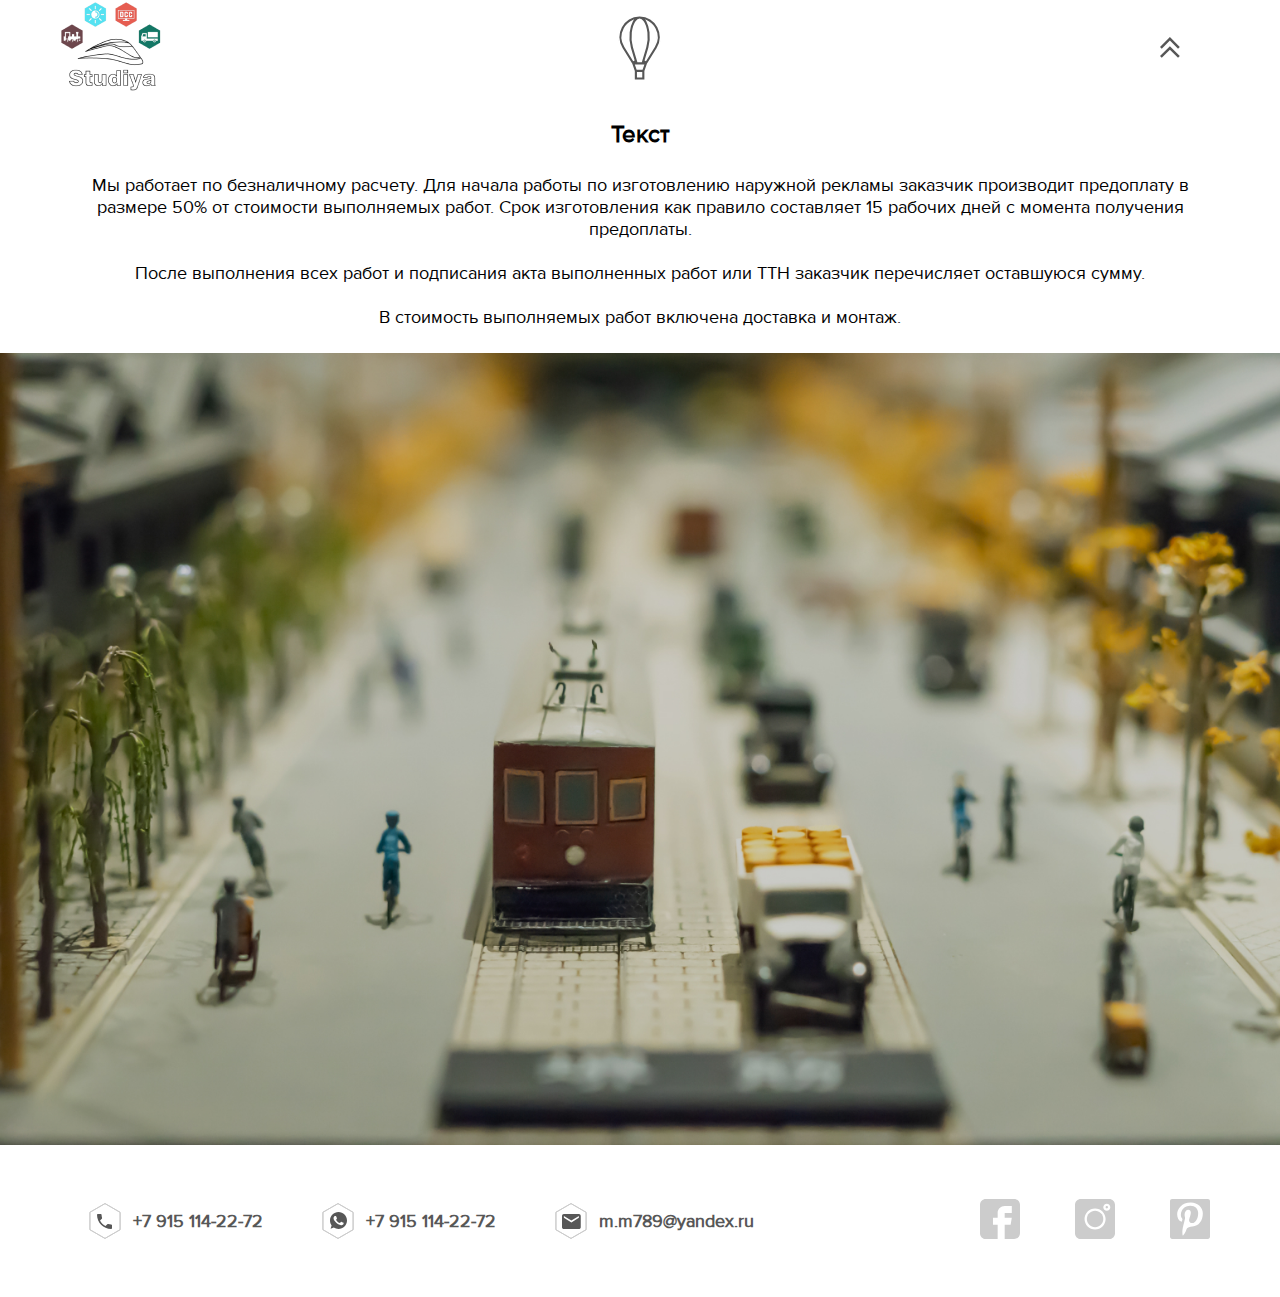
<file: services5.html>
<!DOCTYPE html>
<html lang="ru">
<head>
	<meta charset="UTF-8">
	<title>Stydiya услуги</title>
	<meta name="viewport" content="width=device-width, initial-scale=1, maximum-scale=1, minimum-scale=1, user-scalable=no">
	<link rel="stylesheet" href="css/main.css">
	<link rel="stylesheet" href="css/otherpagies.css">
	<style>
        @font-face {
            font-family: Proxima Nova;
            src: url(Proxima_Nova.ttf)
        }
    </style>
	<link rel="stylesheet" href="css/animate.css">
	<link rel="stylesheet" href="css/adaptive.css">
	<link rel="stylesheet" href="css/animations.css">
</head>
<body>
	<div class="main_div d-flex">
		<nav class="otherpage__nav container d-flex" id="otherpage__nav">
			<ul class="nav__menu desktop-menu hidden d-flex" id="main-nav">
				<span class="js-menu_item" id="js-menu_item">
				<div class="menu__content gallery-content d-flex" id="menu__content">
					<div>
						<a class="d-flex" href="photogallery.html">
							<img src="img/photo.svg">
							Фото
						</a>
					</div>
					<div>
						<a class="d-flex" href="videogallery.html">
							<img src="img/video.svg">
							Видео
						</a>
					</div>
				</div>
				<li class="menu__item menu-gallery d-flex" id="menu__item">Галерея</li>
				</span>
				<span class="js-menu_item" id="js-menu_item2">
				<div class="menu__content  d-flex" id="menu__content2">
					<div>
						<a class="d-flex" href="services1.html">
							<img src="img/services1.svg">
							Изготовление<br>макетов
						</a>
					</div>
					<div>
						<a class="d-flex" href="services2.html">
							<img src="img/services2.svg">
							Макеты<br>готовые
						</a>
					</div>
					<div>
						<a class="d-flex" href="services3.html">
							<img src="img/services3.svg">
							Цифровое<br>управление
						</a>
					</div>
					<div>
						<a class="d-flex" href="services4.html">
							<img src="img/services4.svg">
							Комплектующие<br>для макетов
						</a>
					</div>
					<div>
						<a class="d-flex" href="services5.html">
							<img src="img/services5.svg">
							Выезд<br>на объект
						</a>
					</div>
					<div>
						<a class="d-flex" href="services6.html">
							<img src="img/services6.svg">
							Обслуживание<br>макетов
						</a>
					</div>
				</div>
				<li class="menu__item d-flex" id="menu__item2">Услуги</li>
				</span>
				<span class="js-menu_item" id="js-menu_item3">
				<div class="menu__content shop-icons d-flex" id="menu__content3">
				<div class="d-flex">
					<input class="shop__radio-btn" type="checkbox" id="scale1" checked>
					<label class="g" for="scale1"></label>
					<input class="shop__radio-btn" type="checkbox" id="scale2" checked>
					<label class="ho" for="scale2"></label>
					<input class="shop__radio-btn" type="checkbox" id="scale3" checked>
					<label class="tt" for="scale3"></label>
					<input class="shop__radio-btn" type="checkbox" id="scale4" checked>
					<label class="n" for="scale4"></label>
				</div>
				<div class="d-flex">
					<hr>
					<span>Фильтр по масштабам (отключите ненужный масштаб)</span>
					<hr>
				</div>
				<div class="d-flex">
					<div>
						<span class="shop__menu-item d-flex">
							<img src="img/shop1.svg">
							<span class="shop__title">Изготовление<br>макетов</span>
							<ul class="shop__menu shop__menu-large">
								<li>Ааааа</li>
							</ul>
						</span>
					</div>
					<div>
						<span class="shop__menu-item d-flex">
							<img src="img/shop2.svg">
							<span class="shop__title">Макеты<br>готовые</span>
							<ul class="shop__menu shop__menu-large">
								<li></li>
							</ul>
						</span>
					</div>
					<div>
						<span class="shop__menu-item d-flex">
							<img src="img/shop3.svg">
							<span class="shop__title">Электроника</span>
							<ul class="shop__menu">
								<li></li>
							</ul>
						</span>
					</div>
					<div>
						<span class="shop__menu-item d-flex">
							<img src="img/shop4.svg">
							<span class="shop__title">Поезда</span>
							<ul class="shop__menu">
								<li>Паровозы</li>
								<li>Электровозы</li>
								<li>Тепловозы</li>
								<li>Вагоны пассажирские</li>
								<li>Вагоны товарные</li>
								<li>Прочее</li>
								<li>Стартовые наборы</li>
							</ul>
						</span>
					</div>
					<div>
						<span class="shop__menu-item d-flex">
							<img src="img/shop5.svg">
							<span class="shop__title">Рельсы</span>
							<ul class="shop__menu">
								<li></li>
							</ul>
						</span>
					</div>
					<div>
						<span class="shop__menu-item d-flex">
							<img src="img/shop6.svg">
							<span class="shop__title">Строения</span>
							<ul class="shop__menu">
								<li>Дома</li>
								<li>Заводы, фабрики</li>
								<li>Вокзалы, перроны, депо</li>
								<li>Детские площадкиб аттракционы</li>
								<li>Бизнесцентры</li>
								<li>Магазины</li>
								<li>Кафе</li>
								<li>Киоски</li>
								<li>Прочее</li>
							</ul>
						</span>
					</div>
					<div>
						<span class="shop__menu-item d-flex">
							<img src="img/shop7.svg">
							<span class="shop__title">Элементы<br>ландшафта</span>
							<ul class="shop__menu shop__menu-large">
								<li></li>
							</ul>
						</span>
					</div>
					<div>
						<span class="shop__menu-item d-flex">
							<img src="img/shop8.svg">
							<span class="shop__title">Прочее</span>
							<ul class="shop__menu">
								<li></li>
							</ul>
						</span>
					</div>
					<div>
						<span class="shop__menu-item d-flex">
							<img src="img/shop9.svg">
							<span class="shop__title">Инструменты</span>
							<ul class="shop__menu">
								<li>Ручной инструмент</li>
								<li>Аккумуляторный инструмент</li>
								<li>Электро инструмент (220В)</li>
								<li>Приспособления</li>
								<li>Свёрла, фрезы</li>
								<li>Расходники</li>
								<li>Прочее</li>
							</ul>
						</span>
					</div>
					<div>
						<span class="shop__menu-item d-flex">
							<img src="img/shop10.svg">
							<span class="shop__title">Расходные<br>материалы</span>
							<ul class="shop__menu shop__menu-large shop__menu-last">
								<li>1</li>
								<li>2</li>
								<li>3</li>
							</ul>
						</span>
					</div>
				</div>
				</div>
				<li class="menu__item d-flex" id="menu__item3">Магазин</li>
				</span>
				<span class="js-menu_item" id="js-menu_item4">
				<div class="menu__content  d-flex" id="menu__content4">
					<div class="about_us-item" id="forum-1" tabindex="1">
							<span class="d-flex">
								<img src="img/login.svg">
								<span class="about_us__title">Вход</span>
							</span>
							<div class="about_us-inf d-flex" id="forum-inf1">
								<input class="text-field" autocomplete="off" placeholder=" Логин" name="login">
								<div class="password_wrapper"><input type="password" class="text-field password" autocomplete="off" placeholder=" Пароль" name="password"><div class="eye"></div></div>
								<div class="login-inf d-flex">
									<a href="#">Забыли пароль?</a>
									<a href="#">Личный кабинет</a>
									<button>Вход</button>
								</div>
							</div>
					</div>
					<div>
						<a class="d-flex" href="downloads.html">
							<img src="img/downloads.svg">
							Загрузки
						</a>
					</div>
					<div class="rules-item" id="rules_forum" tabindex="9">
									<span class="icon d-flex">
										<img src="img/forum_rules.svg">
										<span class="about_us__title">Правила форума</span>
									</span>
									<div class="rules-inf d-flex" id="rules3">
										<div id="text8">
											<p>(Правила форума)1. Магазин работает в установленные для него дни и часы торговли, о чем на видном месте при входе вывешивается соответствующее объявление.</p>

											<p>При наличии большого количества покупателей за 15 минут до наступления времени обеденного перерыва (там, где он установлен) и окончания рабочего дня разрешается прекращать допуск покупателей в магазин. Покупатели, отобравшие товар или имеющие на руках кассовые чеки, должны быть обслужены.</p>

											<p>2. Ключи от магазина должны храниться у заведующего (директора) магазином, если он является материально ответственным лицом, а пломбир или печать - у заместителя заведующего или у одного из материально ответственных лиц. Если заведующий магазином не является материально ответственным лицом, то у него хранятся пломбир или печать, а ключи - у одного из материально ответственных лиц.</p>

											<p>В магазинах, где применяется бригадная материальная ответственность, при открытии и закрытии магазина необходимо присутствие хотя бы одного из членов бригады.</p>

											<p>В крупном магазине его открытие и закрытие производит дежурный администратор вместе с материально ответственными лицами, и ключи от магазина хранятся у дежурного. Хранение ключей и пломбира (печати) у одного лица не допускается.</p>

											<p>3. Закрытие магазина на ремонт допускается только с разрешения управления (отдела) торговли исполкома городского (районного) Совета депутатов трудящихся, при наличии проектно-сметной документации, обеспеченности ремонтных работ источниками финансирования и необходимыми строительными материалами и рабочей силой.</p>
											<p>Администрация магазина не менее чем за 5 дней до закрытия магазина на ремонт обязана вывесить об этом специальное объявление с указанием ближайших магазинов, производящих торговлю аналогичными товарами.</p>

											<img src="img/loupe.svg" class="enlarge loupe" onclick="enlarge_text('text8')">
										</div>
									</div>
					</div>
				</div>
				<li class="menu__item d-flex" id="menu__item4">Форум</li>
				</span>
				<span class="js-menu_item" id="js-menu_item5">
				<div class="menu__content  about_us-content d-flex" id="menu__content5">
				<div class="about_us-content__main_items d-flex">
					<div class="about_us-item" id="about_us-1" tabindex="0">
						<span class="d-flex">
							<img src="img/about1.svg">
							<span class="about_us__title">О макетах<br>и о нас</span>
						</span>
						<div class="about_us-inf d-flex" id="about_us-inf1">
							<div class="about_us-inf1__text d-flex">
								<p>
									Мы являемся уникальными разработчиками макетов и поставщиками запчастей для создания макетов.
									Работаем со всеми известными мировыми брендами.
									Поможем воплотить вашу фантазию в реальность.
								</p>
								<div class="social-networks d-flex">
									<a href="https://www.facebook.com/maketsozdanie.michail" target="blank"><img src="img/facebook.svg"></a>
									<a href="https://www.instagram.com/maket_sozdanie/" target="blank"><img src="img/instagram.svg"></a>
									<a href="https://www.pinterest.ru/michail0236/изготовление-макетов/" target="blank"><img src="img/pinterest.svg"></a>
								</div>
							</div>
							<ul class="contacts d-flex">
								<li class="contact d-flex">
									<img src="img/contact1.svg"><span>+7 915 114-22-72</span>
								</li>
								<li class="contact d-flex">
									<img src="img/contact2.svg"><span>+7 915 114-22-72</span>
								</li>
								<li class="contact d-flex">
									<img src="img/contact3.svg"><span>m.m789@yandex.ru</span>
								</li>
							</ul>
						</div>
					</div>
					<div class="about_us-item" id="about_us-2" tabindex="0">
						<span class="d-flex">
							<img src="img/about2.svg">
							<span class="about_us__title">Гарантия и постгарантийное<br>обслуживание</span>
						</span>
						<div class="about_us-inf d-flex" id="about_us-inf2">
							<div id="text2">
							<p>1. Магазин работает в установленные для него дни и часы торговли, о чем на видном месте при входе вывешивается соответствующее объявление.</p>

							<p>При наличии большого количества покупателей за 15 минут до наступления времени обеденного перерыва (там, где он установлен) и окончания рабочего дня разрешается прекращать допуск покупателей в магазин. Покупатели, отобравшие товар или имеющие на руках кассовые чеки, должны быть обслужены.</p>

							<p>2. Ключи от магазина должны храниться у заведующего (директора) магазином, если он является материально ответственным лицом, а пломбир или печать - у заместителя заведующего или у одного из материально ответственных лиц. Если заведующий магазином не является материально ответственным лицом, то у него хранятся пломбир или печать, а ключи - у одного из материально ответственных лиц.</p>

							<p>В магазинах, где применяется бригадная материальная ответственность, при открытии и закрытии магазина необходимо присутствие хотя бы одного из членов бригады.</p>

							<p>В крупном магазине его открытие и закрытие производит дежурный администратор вместе с материально ответственными лицами, и ключи от магазина хранятся у дежурного. Хранение ключей и пломбира (печати) у одного лица не допускается.</p>

							<p>3. Закрытие магазина на ремонт допускается только с разрешения управления (отдела) торговли исполкома городского (районного) Совета депутатов трудящихся, при наличии проектно-сметной документации, обеспеченности ремонтных работ источниками финансирования и необходимыми строительными материалами и рабочей силой.</p>
							<img src="img/loupe.svg" class="enlarge loupe" id="loupe1" onclick="enlarge_text('text2')">
							</div>
						</div>
					</div>
					<div class="about_us-item" id="about_us-3" tabindex="0"> 
						<span class="d-flex">
							<img src="img/about3.svg">
							<span class="about_us__title">Оплата<br>и доставка</span>
						</span>
						<div class="about_us-inf d-flex" id="about_us-inf3">
							<div id="text3">
							<p>1. Магазин работает в установленные для него дни и часы торговли, о чем на видном месте при входе вывешивается соответствующее объявление.</p>

							<p>При наличии большого количества покупателей за 15 минут до наступления времени обеденного перерыва (там, где он установлен) и окончания рабочего дня разрешается прекращать допуск покупателей в магазин. Покупатели, отобравшие товар или имеющие на руках кассовые чеки, должны быть обслужены.</p>

							<p>2. Ключи от магазина должны храниться у заведующего (директора) магазином, если он является материально ответственным лицом, а пломбир или печать - у заместителя заведующего или у одного из материально ответственных лиц. Если заведующий магазином не является материально ответственным лицом, то у него хранятся пломбир или печать, а ключи - у одного из материально ответственных лиц.</p>

							<p>В магазинах, где применяется бригадная материальная ответственность, при открытии и закрытии магазина необходимо присутствие хотя бы одного из членов бригады.</p>

							<p>В крупном магазине его открытие и закрытие производит дежурный администратор вместе с материально ответственными лицами, и ключи от магазина хранятся у дежурного. Хранение ключей и пломбира (печати) у одного лица не допускается.</p>

							<p>3. Закрытие магазина на ремонт допускается только с разрешения управления (отдела) торговли исполкома городского (районного) Совета депутатов трудящихся, при наличии проектно-сметной документации, обеспеченности ремонтных работ источниками финансирования и необходимыми строительными материалами и рабочей силой.</p>
							<img src="img/loupe.svg" class="enlarge loupe" onclick="enlarge_text('text3')">
							</div>
						</div>
					</div>
					<div class="about_us-item" id="about_us-4" tabindex="0">
						<span class="d-flex">
							<img src="img/about4.svg">
							<span class="about_us__title">Возврат<br>товара</span>
						</span>
						<div class="about_us-inf d-flex" id="about_us-inf4">
							<div id="text4">
							<p>1. Магазин работает в установленные для него дни и часы торговли, о чем на видном месте при входе вывешивается соответствующее объявление.</p>

							<p>При наличии большого количества покупателей за 15 минут до наступления времени обеденного перерыва (там, где он установлен) и окончания рабочего дня разрешается прекращать допуск покупателей в магазин. Покупатели, отобравшие товар или имеющие на руках кассовые чеки, должны быть обслужены.</p>

							<p>2. Ключи от магазина должны храниться у заведующего (директора) магазином, если он является материально ответственным лицом, а пломбир или печать - у заместителя заведующего или у одного из материально ответственных лиц. Если заведующий магазином не является материально ответственным лицом, то у него хранятся пломбир или печать, а ключи - у одного из материально ответственных лиц.</p>

							<p>В магазинах, где применяется бригадная материальная ответственность, при открытии и закрытии магазина необходимо присутствие хотя бы одного из членов бригады.</p>

							<p>В крупном магазине его открытие и закрытие производит дежурный администратор вместе с материально ответственными лицами, и ключи от магазина хранятся у дежурного. Хранение ключей и пломбира (печати) у одного лица не допускается.</p>

							<p>3. Закрытие магазина на ремонт допускается только с разрешения управления (отдела) торговли исполкома городского (районного) Совета депутатов трудящихся, при наличии проектно-сметной документации, обеспеченности ремонтных работ источниками финансирования и необходимыми строительными материалами и рабочей силой.</p>
							<p>Администрация магазина не менее чем за 5 дней до закрытия магазина на ремонт обязана вывесить об этом специальное объявление с указанием ближайших магазинов, производящих торговлю аналогичными товарами.</p>

							<p>4. Помещение, оборудование и инвентарь магазина должны удовлетворять требованиям, установленным для данного вида торговли.</p>

							<p>5. Внешние и внутренние витрины магазина должны быть оформлены в соответствии со специальными правилами и практическими указаниями устройства и содержания витрин и использованы для рекламы имеющихся в продаже товаров.</p>
								
							<p>6. Заведующий (директор) магазином и его заместитель, заведующие отделами (секциями) и их заместители, продавцы, кассиры, главные (старшие) бухгалтеры, вновь принимаемые для работы в магазине, обязаны ознакомиться с настоящими Правилами и расписаться в том, что Правила прочитаны и приняты к неуклонному исполнению.</p>
							<img src="img/loupe.svg" class="enlarge loupe" onclick="enlarge_text('text4')">
							</div>
						</div>
					</div>
				</div>
				</div>
				<li class="menu__item d-flex" id="menu__item5">О нас</li>
				</span>
				<li>
					<div class="language_box loader" id="language_box">
						<span id="en" class="d " onclick="animation('EN')"></span>
						<span id="de" class="d " onclick="animation('DE')"></span>
						<span id="ru" class="d " onclick="animation('RU')"></span>
					</div>
				</li>
				<span class="js-menu_item" id="js-menu_item6">
					<div class="menu__content  d-flex" id="menu__content6">
						<div class="about_us-item" id="profile-1" tabindex="1">
							<span class="d-flex">
								<img src="img/login.svg">
								<span class="about_us__title">Вход</span>
							</span>
							<div class="about_us-inf d-flex" id="profile-inf1">
								<input class="text-field" autocomplete="off" placeholder=" Логин" name="login">
								<div class="password_wrapper"><input type="password" class="text-field password" autocomplete="off" placeholder=" Пароль" name="password"><div class="eye"></div></div>
								<div class="login-inf d-flex">
									<a href="#">Забыли пароль?</a>
									<a href="#">Личный кабинет</a>
									<button>Вход</button>
								</div>
							</div>
						</div>
						<div class="about_us-item" id="profile-2" tabindex="2">
							<span class="d-flex">
								<img src="img/registration.svg">
								<span class="about_us__title">Регистрация</span>
							</span>
							<div class="about_us-inf d-flex" id="profile-inf2">
								<div class="reg_row d-flex">
									<span>Где хотите зарегистрироваться:</span>
									<span class="d-flex">Магазин <input class="" name="checkbox_shop" type="checkbox" id="checkbox_shop"></span>
									<span class="d-flex">Форум <input class="" name="checkbox_shop" type="checkbox" id="checkbox_forum"></span>
								</div>
								<div class="reg_row d-flex">
									<div class="reg_column d-flex">
										<input class="text-field" autocomplete="off" placeholder=" Имя" name="name_user">
										<input class="text-field" autocomplete="off" placeholder=" Логин/Ник" name="login">
										<div class="password_wrapper"><input type="password" class="text-field password" autocomplete="off" placeholder=" Пароль" name="password"><div class="eye"></div></div>
										<span class="reg__small-text">* для ввода пароля использовать заглавные, прописные буквы и цифры</span>
										
									</div>
									<div class="reg_column d-flex">
										<input class="text-field" autocomplete="off" placeholder=" Фамилия" name="lastname">
										<input class="text-field" autocomplete="off" placeholder=" E-mail" name="email">
										<div class="password_wrapper"><input type="password" class="text-field password" autocomplete="off" placeholder=" Повторите пароль" name="password2"><div class="eye"></div></div>
										<span class="reg__small-text">* для ввода пароля использовать заглавные, прописные буквы и цифры</span>
										
									</div>
								</div>
								<div class="reg_row reg_checkboxes d-flex">
									<span class="d-flex"><input class="" name="checkbox_shop" type="checkbox" id="checkbox_mail"> Хочу получать рассылки о новинках и акциях</span>
									<span class="d-flex"><input class="" name="checkbox_shop" type="checkbox" id="checkbox_rules"> Ознакомнен(а) и полностью согласен(на) с правилами форума</span>
								</div>
								<button>Регистрация</button>
							</div>
						</div>
						<div class="about_us-item" id="profile-3" tabindex="3">
							<span class="d-flex">
								<img src="img/rules.svg">
								<span class="about_us__title">Правила</span>
							</span>
							<div class="about_us-inf d-flex" id="profile-inf3">
								<div class="rules-item" id="rules_shop" tabindex="4">
									<span class="icon d-flex">
										<img src="img/shop_rules.svg">
										<span class="about_us__title">Правила магазина</span>
									</span>
									<div class="rules-inf d-flex" id="rules1">
										<div id="text6">
											<p>1. Магазин работает в установленные для него дни и часы торговли, о чем на видном месте при входе вывешивается соответствующее объявление.</p>

											<p>При наличии большого количества покупателей за 15 минут до наступления времени обеденного перерыва (там, где он установлен) и окончания рабочего дня разрешается прекращать допуск покупателей в магазин. Покупатели, отобравшие товар или имеющие на руках кассовые чеки, должны быть обслужены.</p>

											<p>2. Ключи от магазина должны храниться у заведующего (директора) магазином, если он является материально ответственным лицом, а пломбир или печать - у заместителя заведующего или у одного из материально ответственных лиц. Если заведующий магазином не является материально ответственным лицом, то у него хранятся пломбир или печать, а ключи - у одного из материально ответственных лиц.</p>

											<p>В магазинах, где применяется бригадная материальная ответственность, при открытии и закрытии магазина необходимо присутствие хотя бы одного из членов бригады.</p>

											<p>В крупном магазине его открытие и закрытие производит дежурный администратор вместе с материально ответственными лицами, и ключи от магазина хранятся у дежурного. Хранение ключей и пломбира (печати) у одного лица не допускается.</p>

											<p>3. Закрытие магазина на ремонт допускается только с разрешения управления (отдела) торговли исполкома городского (районного) Совета депутатов трудящихся, при наличии проектно-сметной документации, обеспеченности ремонтных работ источниками финансирования и необходимыми строительными материалами и рабочей силой.</p>
											<p>Администрация магазина не менее чем за 5 дней до закрытия магазина на ремонт обязана вывесить об этом специальное объявление с указанием ближайших магазинов, производящих торговлю аналогичными товарами.</p>
											
											<img src="img/loupe.svg" class="enlarge loupe" onclick="enlarge_text('text6')">
										</div>
									</div>
								</div>
								<div class="rules-item" id="rules_forum" tabindex="5">
									<span class="icon d-flex">
										<img src="img/forum_rules.svg">
										<span class="about_us__title">Правила форума</span>
									</span>
									<div class="rules-inf d-flex" id="rules2">
										<div id="text7">
											<p>(Правила форума)1. Магазин работает в установленные для него дни и часы торговли, о чем на видном месте при входе вывешивается соответствующее объявление.</p>

											<p>При наличии большого количества покупателей за 15 минут до наступления времени обеденного перерыва (там, где он установлен) и окончания рабочего дня разрешается прекращать допуск покупателей в магазин. Покупатели, отобравшие товар или имеющие на руках кассовые чеки, должны быть обслужены.</p>

											<p>2. Ключи от магазина должны храниться у заведующего (директора) магазином, если он является материально ответственным лицом, а пломбир или печать - у заместителя заведующего или у одного из материально ответственных лиц. Если заведующий магазином не является материально ответственным лицом, то у него хранятся пломбир или печать, а ключи - у одного из материально ответственных лиц.</p>

											<p>В магазинах, где применяется бригадная материальная ответственность, при открытии и закрытии магазина необходимо присутствие хотя бы одного из членов бригады.</p>

											<p>В крупном магазине его открытие и закрытие производит дежурный администратор вместе с материально ответственными лицами, и ключи от магазина хранятся у дежурного. Хранение ключей и пломбира (печати) у одного лица не допускается.</p>

											<p>3. Закрытие магазина на ремонт допускается только с разрешения управления (отдела) торговли исполкома городского (районного) Совета депутатов трудящихся, при наличии проектно-сметной документации, обеспеченности ремонтных работ источниками финансирования и необходимыми строительными материалами и рабочей силой.</p>
											<p>Администрация магазина не менее чем за 5 дней до закрытия магазина на ремонт обязана вывесить об этом специальное объявление с указанием ближайших магазинов, производящих торговлю аналогичными товарами.</p>

											<img src="img/loupe.svg" class="enlarge loupe" onclick="enlarge_text('text7')">
										</div>
									</div>
								</div>
							</div>
						</div>
					</div>
					<li class="menu__item-profile d-flex" id="menu__item6"></li>
				</span>
			</ul>
			<ul class="page__nav d-flex">
				<li class="menu-wrapper" tabindex="0" id="menu-wrapper">
					<ul class="mobile-menu">
						<li class="mobile-menu__item" id="">
							<span class="inner-menu__title">Галерея</span>
							<ul class="inner-menu">
								<li class="inner-menu__item" id=""><a href="photogallery.html">Фото</a></li>
								<li class="inner-menu__item" id=""><a href="videogallery.html">Видео</a></li>
							</ul>
						</li>
						<li class="mobile-menu__item" id="">
							<span class="inner-menu__title">Услуги</span>
							<ul class="inner-menu">
								<li class="inner-menu__item" id=""><a href="services1.html">Изготовление макетов</a></li>
								<li class="inner-menu__item" id=""><a href="services2.html">Макеты готовые</a></li>
								<li class="inner-menu__item" id=""><a href="services3.html">Цифровое управление</a></li>
								<li class="inner-menu__item" id=""><a href="services4.html">Комплектующие для макетов</a></li>
								<li class="inner-menu__item" id=""><a href="services5.html">Выезд на объект</a></li>
								<li class="inner-menu__item" id=""><a href="services6.html">Обслуживание макетов</a></li>
							</ul>
						</li>
						<li class="mobile-menu__item" id="">
							<span class="inner-menu__title">Магазин</span>
							<ul class="inner-menu">
								<li class="inner-menu__item" id="">
									<div class="scales d-flex">
										<input class="shop__radio-btn" type="checkbox" id="scale1-m" checked>
										<label class="g" for="scale1-m"></label>
										<input class="shop__radio-btn" type="checkbox" id="scale2-m" checked>
										<label class="ho" for="scale2-m"></label>
										<input class="shop__radio-btn" type="checkbox" id="scale3-m" checked>
										<label class="tt" for="scale3-m"></label>
										<input class="shop__radio-btn" type="checkbox" id="scale4-m" checked>
										<label class="n" for="scale4-m"></label>
									</div>
									<span class="scales_comment">Фильтр по масштабам (отключите ненужный масштаб)</span>
								</li>
								<li class="inner-menu__item" id=""><a href="">Изготовление макетов</a></li>
								<li class="inner-menu__item" id=""><a href="">Макеты готовые</a></li>
								<li class="inner-menu__item" id=""><a href="">Электроника</a></li>
								<li class="inner-menu__item" id=""><a href="">Поезда</a></li>
								<li class="inner-menu__item" id=""><a href="">Рельсы</a></li>
								<li class="inner-menu__item" id=""><a href="">Строения</a></li>
								<li class="inner-menu__item" id=""><a href="">Элементы ландшафты</a></li>
								<li class="inner-menu__item" id=""><a href="">Прочее</a></li>
								<li class="inner-menu__item" id=""><a href="">Инструменты</a></li>
								<li class="inner-menu__item" id=""><a href="">Расходные материалы</a></li>
							</ul>
						</li>
						<li class="mobile-menu__item" id="">
							<span class="inner-menu__title">Форум</span>
							<ul class="inner-menu">
								<li class="inner-menu__item d-flex" id="forum_buttons">
									<span class="menu_title">Регистрация
										<div class="menu_content">
												<div class="reg_row d-flex">
													<span>Где хотите зарегистрироваться:</span>
													<span class="checkbox_wrapper d-flex">
													<span class="d-flex"><input class="" name="checkbox_shop" type="checkbox" id="checkbox_shop"> Магазин</span>
													<span class="d-flex"><input class="" name="checkbox_shop" type="checkbox" id="checkbox_forum"> Форум</span>
													</span>
												</div>
												<div class="reg_row d-flex">
													<div class="reg_column d-flex">
														<input class="text-field" autocomplete="off" placeholder=" Имя" name="name_user">
														<input class="text-field" autocomplete="off" placeholder=" Логин/Ник" name="login">
														<div class="password_wrapper"><input type="password" class="text-field password" autocomplete="off" placeholder=" Пароль" name="password"><div class="eye"></div></div>
														<div class="password_wrapper"><input type="password" class="text-field password" autocomplete="off" placeholder=" Повторите пароль" name="password2"><div class="eye"></div></div>
														<span class="reg__small-text">* для ввода пароля использовать заглавные, прописные буквы и цифры</span>
														<input class="text-field" autocomplete="off" placeholder=" Фамилия" name="lastname">
														<input class="text-field" autocomplete="off" placeholder=" E-mail" name="email">
													</div>
												</div>
													<div class="reg_row reg_checkboxes d-flex"><span class="d-flex"><input class="" name="checkbox_shop" type="checkbox" id="checkbox_mail"> Хочу получать рассылки о новинках и акциях</span></div>
													<div class="reg_row reg_checkboxes d-flex"><span class="d-flex"><input class="" name="checkbox_shop" type="checkbox" id="checkbox_rules"> Ознакомнен(а) и согласен(на) с правилами форума</span></div>
												<button>Регистрация</button>
										</div>
									</span>
									<span class="menu_title">Вход
										<div class="menu_content d-flex">
												<input class="text-field" autocomplete="off" placeholder=" Логин" name="login">
												<div class="password_wrapper"><input type="password" class="text-field password" autocomplete="off" placeholder=" Пароль" name="password"><div class="eye"></div></div>
												<div class="login-inf d-flex">
													<a href="#">Забыли пароль?</a>
													<button>Вход</button>
												</div>
										</div>
									</span>
								</li>
								<li class="inner-menu__item d-flex" id="search-wrapper">
									<input class="search" type="text" placeholder=" Поиск">
								</li>
								<li class="inner-menu__item" id="">Материалы для скачивания</li>
								<li class="inner-menu__item" id="">Тема 1</li>
								<li class="inner-menu__item" id="">Тема 2</li>
								<li class="inner-menu__item" id="">Тема 3</li>
							</ul>
						</li>
						<li class="mobile-menu__item" id="forum-mobile">
							<span class="inner-menu__title">О нас</span>
							<ul class="inner-menu">
								<li class="inner-menu__item" id="">О макетах и о нас
									<div class="about_us__inf">
										<p>
											Мы являемся уникальными разработчиками макетов и поставщиками запчастей для создания макетов.
											Работаем со всеми известными мировыми брендами.
											Поможем воплотить вашу фантазию в реальность.
										</p>
									</div>
								</li>
								<li class="inner-menu__item" id="">Гарантия и постгарантийное обслуживание
									<div class="about_us__inf">
										<p>1. Магазин работает в установленные для него дни и часы торговли, о чем на видном месте при входе вывешивается соответствующее объявление.
										При наличии большого количества покупателей за 15 минут до наступления времени обеденного перерыва (там, где он установлен) и окончания рабочего дня разрешается прекращать допуск покупателей в магазин. Покупатели, отобравшие товар или имеющие на руках кассовые чеки, должны быть обслужены.</p>
										<p>2. Ключи от магазина должны храниться у заведующего (директора) магазином, если он является материально ответственным лицом, а пломбир или печать - у заместителя заведующего или у одного из материально ответственных лиц. Если заведующий магазином не является материально ответственным лицом, то у него хранятся пломбир или печать, а ключи - у одного из материально ответственных лиц.
										В магазинах, где применяется бригадная материальная ответственность, при открытии и закрытии магазина необходимо присутствие хотя бы одного из членов бригады.
										В крупном магазине его открытие и закрытие производит дежурный администратор вместе с материально ответственными лицами, и ключи от магазина хранятся у дежурного. Хранение ключей и пломбира (печати) у одного лица не допускается.</p>
										<p>3. Закрытие магазина на ремонт допускается только с разрешения управления (отдела) торговли исполкома городского (районного) Совета депутатов трудящихся, при наличии проектно-сметной документации, обеспеченности ремонтных работ источниками финансирования и необходимыми строительными материалами и рабочей силой.</p>
									</div>
								</li>
								<li class="inner-menu__item" id="">Оплата и доставка
									<div class="about_us__inf">
										<p>1. Магазин работает в установленные для него дни и часы торговли, о чем на видном месте при входе вывешивается соответствующее объявление.
										При наличии большого количества покупателей за 15 минут до наступления времени обеденного перерыва (там, где он установлен) и окончания рабочего дня разрешается прекращать допуск покупателей в магазин. Покупатели, отобравшие товар или имеющие на руках кассовые чеки, должны быть обслужены.</p>
										<p>2. Ключи от магазина должны храниться у заведующего (директора) магазином, если он является материально ответственным лицом, а пломбир или печать - у заместителя заведующего или у одного из материально ответственных лиц. Если заведующий магазином не является материально ответственным лицом, то у него хранятся пломбир или печать, а ключи - у одного из материально ответственных лиц.
										В магазинах, где применяется бригадная материальная ответственность, при открытии и закрытии магазина необходимо присутствие хотя бы одного из членов бригады.
										В крупном магазине его открытие и закрытие производит дежурный администратор вместе с материально ответственными лицами, и ключи от магазина хранятся у дежурного. Хранение ключей и пломбира (печати) у одного лица не допускается.</p>
										<p>3. Закрытие магазина на ремонт допускается только с разрешения управления (отдела) торговли исполкома городского (районного) Совета депутатов трудящихся, при наличии проектно-сметной документации, обеспеченности ремонтных работ источниками финансирования и необходимыми строительными материалами и рабочей силой.</p>
									</div>
								</li>
								<li class="inner-menu__item" id="">Возврат товара
									<div class="about_us__inf">
										<p>1. Магазин работает в установленные для него дни и часы торговли, о чем на видном месте при входе вывешивается соответствующее объявление.
										При наличии большого количества покупателей за 15 минут до наступления времени обеденного перерыва (там, где он установлен) и окончания рабочего дня разрешается прекращать допуск покупателей в магазин. Покупатели, отобравшие товар или имеющие на руках кассовые чеки, должны быть обслужены.</p>
										<p>2. Ключи от магазина должны храниться у заведующего (директора) магазином, если он является материально ответственным лицом, а пломбир или печать - у заместителя заведующего или у одного из материально ответственных лиц. Если заведующий магазином не является материально ответственным лицом, то у него хранятся пломбир или печать, а ключи - у одного из материально ответственных лиц.
										В магазинах, где применяется бригадная материальная ответственность, при открытии и закрытии магазина необходимо присутствие хотя бы одного из членов бригады.
										В крупном магазине его открытие и закрытие производит дежурный администратор вместе с материально ответственными лицами, и ключи от магазина хранятся у дежурного. Хранение ключей и пломбира (печати) у одного лица не допускается.</p>
										<p>3. Закрытие магазина на ремонт допускается только с разрешения управления (отдела) торговли исполкома городского (районного) Совета депутатов трудящихся, при наличии проектно-сметной документации, обеспеченности ремонтных работ источниками финансирования и необходимыми строительными материалами и рабочей силой.Администрация магазина не менее чем за 5 дней до закрытия магазина на ремонт обязана вывесить об этом специальное объявление с указанием ближайших магазинов, производящих торговлю аналогичными товарами.</p>
										<p>4. Помещение, оборудование и инвентарь магазина должны удовлетворять требованиям, установленным для данного вида торговли.</p>
										<p>5. Внешние и внутренние витрины магазина должны быть оформлены в соответствии со специальными правилами и практическими указаниями устройства и содержания витрин и использованы для рекламы имеющихся в продаже товаров.</p>
										<p>6. Заведующий (директор) магазином и его заместитель, заведующие отделами (секциями) и их заместители, продавцы, кассиры, главные (старшие) бухгалтеры, вновь принимаемые для работы в магазине, обязаны ознакомиться с настоящими Правилами и расписаться в том, что Правила прочитаны и приняты к неуклонному исполнению.</p>
									</div>
								</li>
							</ul>
						</li>
					</ul>
					<div class="menu-btn" id="menu-btn"></div>
				</li>
				<li id="desktop-logo">
					<a href="index.html"><img id="logo" src="img/logo.png" alt="Логотип"></a>
				</li>
				<li id="mobile-logo">
					<a href="index.html"><img id="logo" src="img/logo.jpg" alt="Логотип"></a>
				</li>
				<li>
					<img src="img/services5.svg" height="68">
				</li>
				<li onmouseover="open_menu()" id="openmenu">
					<img class="open_menu" src="img/arrows.svg">
				</li>
			</ul>
		</nav>
		<div class="information_block container">
			<h3>Текст</h3>
			<p>
				Мы работает по безналичному расчету. Для начала работы по изготовлению наружной рекламы заказчик производит предоплату в размере 50% от стоимости выполняемых работ. Срок изготовления как правило составляет 15 рабочих дней с момента получения предоплаты.
				<br><br>
				После выполнения всех работ и подписания акта выполненных работ или ТТН заказчик перечисляет оставшуюся сумму.
				<br><br>
				В стоимость выполняемых работ включена доставка и монтаж.
			</p>
		</div>
		<div class="infopage__cover infopage__cover-services5"></div>
		<div class="footer__inf footer container d-flex">
				<ul class="contacts d-flex">
					<li class="contact d-flex">
						<img src="img/contact1.svg"><span>+7 915 114-22-72</span>
					</li>
					<li class="contact d-flex">
						<img src="img/contact2.svg"><span>+7 915 114-22-72</span>
					</li>
					<li class="contact d-flex">
						<img src="img/contact3.svg"><span>m.m789@yandex.ru</span>
					</li>
				</ul>
				<div class="social-networks d-flex">
					<a href="#" target="blank"><img src="img/facebook.svg"></a>
					<a href="#" target="blank"><img src="img/instagram.svg"></a>
					<a href="#" target="blank"><img src="img/pinterest.svg"></a>
				</div>
		</div>
	</div>
	<div class="enlarged_text" id="enl_text"></div>
	<script src="https://ajax.googleapis.com/ajax/libs/jquery/3.4.1/jquery.min.js"></script>
	<script src="js/main.js" charset="utf-8"></script>
</body>
</html>
</file>
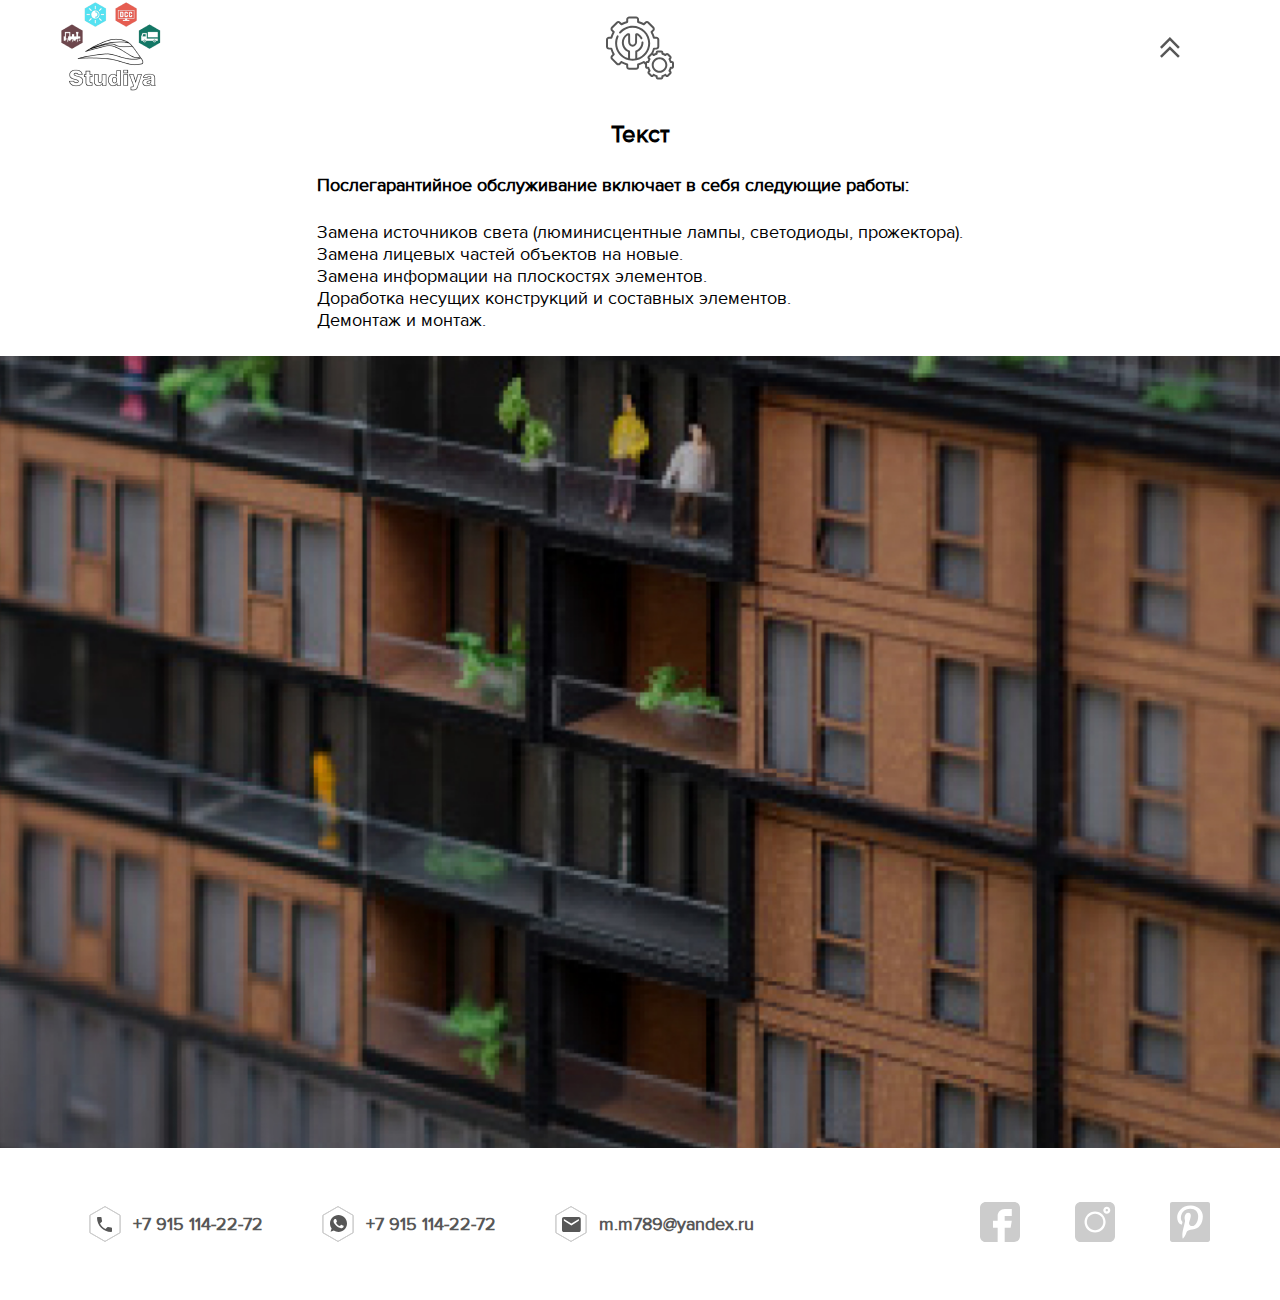
<file: services6.html>
<!DOCTYPE html>
<html lang="ru">
<head>
	<meta charset="UTF-8">
	<title>Stydiya услуги</title>
	<meta name="viewport" content="width=device-width, initial-scale=1, maximum-scale=1, minimum-scale=1, user-scalable=no">
	<link rel="stylesheet" href="css/main.css">
	<link rel="stylesheet" href="css/otherpagies.css">
	<style>
        @font-face {
            font-family: Proxima Nova;
            src: url(Proxima_Nova.ttf)
        }
    </style>
	<link rel="stylesheet" href="css/animate.css">
	<link rel="stylesheet" href="css/adaptive.css">
	<link rel="stylesheet" href="css/animations.css">
</head>
<body>
	<div class="main_div d-flex">
		<nav class="otherpage__nav container d-flex" id="otherpage__nav">
			<ul class="nav__menu desktop-menu hidden d-flex" id="main-nav">
				<span class="js-menu_item" id="js-menu_item">
				<div class="menu__content gallery-content d-flex" id="menu__content">
					<div>
						<a class="d-flex" href="photogallery.html">
							<img src="img/photo.svg">
							Фото
						</a>
					</div>
					<div>
						<a class="d-flex" href="videogallery.html">
							<img src="img/video.svg">
							Видео
						</a>
					</div>
				</div>
				<li class="menu__item menu-gallery d-flex" id="menu__item">Галерея</li>
				</span>
				<span class="js-menu_item" id="js-menu_item2">
				<div class="menu__content  d-flex" id="menu__content2">
					<div>
						<a class="d-flex" href="services1.html">
							<img src="img/services1.svg">
							Изготовление<br>макетов
						</a>
					</div>
					<div>
						<a class="d-flex" href="services2.html">
							<img src="img/services2.svg">
							Макеты<br>готовые
						</a>
					</div>
					<div>
						<a class="d-flex" href="services3.html">
							<img src="img/services3.svg">
							Цифровое<br>управление
						</a>
					</div>
					<div>
						<a class="d-flex" href="services4.html">
							<img src="img/services4.svg">
							Комплектующие<br>для макетов
						</a>
					</div>
					<div>
						<a class="d-flex" href="services5.html">
							<img src="img/services5.svg">
							Выезд<br>на объект
						</a>
					</div>
					<div>
						<a class="d-flex" href="services6.html">
							<img src="img/services6.svg">
							Обслуживание<br>макетов
						</a>
					</div>
				</div>
				<li class="menu__item d-flex" id="menu__item2">Услуги</li>
				</span>
				<span class="js-menu_item" id="js-menu_item3">
				<div class="menu__content shop-icons d-flex" id="menu__content3">
				<div class="d-flex">
					<input class="shop__radio-btn" type="checkbox" id="scale1" checked>
					<label class="g" for="scale1"></label>
					<input class="shop__radio-btn" type="checkbox" id="scale2" checked>
					<label class="ho" for="scale2"></label>
					<input class="shop__radio-btn" type="checkbox" id="scale3" checked>
					<label class="tt" for="scale3"></label>
					<input class="shop__radio-btn" type="checkbox" id="scale4" checked>
					<label class="n" for="scale4"></label>
				</div>
				<div class="d-flex">
					<hr>
					<span>Фильтр по масштабам (отключите ненужный масштаб)</span>
					<hr>
				</div>
				<div class="d-flex">
					<div>
						<span class="shop__menu-item d-flex">
							<img src="img/shop1.svg">
							<span class="shop__title">Изготовление<br>макетов</span>
							<ul class="shop__menu shop__menu-large">
								<li>Ааааа</li>
							</ul>
						</span>
					</div>
					<div>
						<span class="shop__menu-item d-flex">
							<img src="img/shop2.svg">
							<span class="shop__title">Макеты<br>готовые</span>
							<ul class="shop__menu shop__menu-large">
								<li></li>
							</ul>
						</span>
					</div>
					<div>
						<span class="shop__menu-item d-flex">
							<img src="img/shop3.svg">
							<span class="shop__title">Электроника</span>
							<ul class="shop__menu">
								<li></li>
							</ul>
						</span>
					</div>
					<div>
						<span class="shop__menu-item d-flex">
							<img src="img/shop4.svg">
							<span class="shop__title">Поезда</span>
							<ul class="shop__menu">
								<li>Паровозы</li>
								<li>Электровозы</li>
								<li>Тепловозы</li>
								<li>Вагоны пассажирские</li>
								<li>Вагоны товарные</li>
								<li>Прочее</li>
								<li>Стартовые наборы</li>
							</ul>
						</span>
					</div>
					<div>
						<span class="shop__menu-item d-flex">
							<img src="img/shop5.svg">
							<span class="shop__title">Рельсы</span>
							<ul class="shop__menu">
								<li></li>
							</ul>
						</span>
					</div>
					<div>
						<span class="shop__menu-item d-flex">
							<img src="img/shop6.svg">
							<span class="shop__title">Строения</span>
							<ul class="shop__menu">
								<li>Дома</li>
								<li>Заводы, фабрики</li>
								<li>Вокзалы, перроны, депо</li>
								<li>Детские площадкиб аттракционы</li>
								<li>Бизнесцентры</li>
								<li>Магазины</li>
								<li>Кафе</li>
								<li>Киоски</li>
								<li>Прочее</li>
							</ul>
						</span>
					</div>
					<div>
						<span class="shop__menu-item d-flex">
							<img src="img/shop7.svg">
							<span class="shop__title">Элементы<br>ландшафта</span>
							<ul class="shop__menu shop__menu-large">
								<li></li>
							</ul>
						</span>
					</div>
					<div>
						<span class="shop__menu-item d-flex">
							<img src="img/shop8.svg">
							<span class="shop__title">Прочее</span>
							<ul class="shop__menu">
								<li></li>
							</ul>
						</span>
					</div>
					<div>
						<span class="shop__menu-item d-flex">
							<img src="img/shop9.svg">
							<span class="shop__title">Инструменты</span>
							<ul class="shop__menu">
								<li>Ручной инструмент</li>
								<li>Аккумуляторный инструмент</li>
								<li>Электро инструмент (220В)</li>
								<li>Приспособления</li>
								<li>Свёрла, фрезы</li>
								<li>Расходники</li>
								<li>Прочее</li>
							</ul>
						</span>
					</div>
					<div>
						<span class="shop__menu-item d-flex">
							<img src="img/shop10.svg">
							<span class="shop__title">Расходные<br>материалы</span>
							<ul class="shop__menu shop__menu-large shop__menu-last">
								<li>1</li>
								<li>2</li>
								<li>3</li>
							</ul>
						</span>
					</div>
				</div>
				</div>
				<li class="menu__item d-flex" id="menu__item3">Магазин</li>
				</span>
				<span class="js-menu_item" id="js-menu_item4">
				<div class="menu__content  d-flex" id="menu__content4">
					<div class="about_us-item" id="forum-1" tabindex="1">
							<span class="d-flex">
								<img src="img/login.svg">
								<span class="about_us__title">Вход</span>
							</span>
							<div class="about_us-inf d-flex" id="forum-inf1">
								<input class="text-field" autocomplete="off" placeholder=" Логин" name="login">
								<div class="password_wrapper"><input type="password" class="text-field password" autocomplete="off" placeholder=" Пароль" name="password"><div class="eye"></div></div>
								<div class="login-inf d-flex">
									<a href="#">Забыли пароль?</a>
									<a href="#">Личный кабинет</a>
									<button>Вход</button>
								</div>
							</div>
					</div>
					<div>
						<a class="d-flex" href="downloads.html">
							<img src="img/downloads.svg">
							Загрузки
						</a>
					</div>
					<div class="rules-item" id="rules_forum" tabindex="9">
									<span class="icon d-flex">
										<img src="img/forum_rules.svg">
										<span class="about_us__title">Правила форума</span>
									</span>
									<div class="rules-inf d-flex" id="rules3">
										<div id="text8">
											<p>(Правила форума)1. Магазин работает в установленные для него дни и часы торговли, о чем на видном месте при входе вывешивается соответствующее объявление.</p>

											<p>При наличии большого количества покупателей за 15 минут до наступления времени обеденного перерыва (там, где он установлен) и окончания рабочего дня разрешается прекращать допуск покупателей в магазин. Покупатели, отобравшие товар или имеющие на руках кассовые чеки, должны быть обслужены.</p>

											<p>2. Ключи от магазина должны храниться у заведующего (директора) магазином, если он является материально ответственным лицом, а пломбир или печать - у заместителя заведующего или у одного из материально ответственных лиц. Если заведующий магазином не является материально ответственным лицом, то у него хранятся пломбир или печать, а ключи - у одного из материально ответственных лиц.</p>

											<p>В магазинах, где применяется бригадная материальная ответственность, при открытии и закрытии магазина необходимо присутствие хотя бы одного из членов бригады.</p>

											<p>В крупном магазине его открытие и закрытие производит дежурный администратор вместе с материально ответственными лицами, и ключи от магазина хранятся у дежурного. Хранение ключей и пломбира (печати) у одного лица не допускается.</p>

											<p>3. Закрытие магазина на ремонт допускается только с разрешения управления (отдела) торговли исполкома городского (районного) Совета депутатов трудящихся, при наличии проектно-сметной документации, обеспеченности ремонтных работ источниками финансирования и необходимыми строительными материалами и рабочей силой.</p>
											<p>Администрация магазина не менее чем за 5 дней до закрытия магазина на ремонт обязана вывесить об этом специальное объявление с указанием ближайших магазинов, производящих торговлю аналогичными товарами.</p>

											<img src="img/loupe.svg" class="enlarge loupe" onclick="enlarge_text('text8')">
										</div>
									</div>
					</div>
				</div>
				<li class="menu__item d-flex" id="menu__item4">Форум</li>
				</span>
				<span class="js-menu_item" id="js-menu_item5">
				<div class="menu__content  about_us-content d-flex" id="menu__content5">
				<div class="about_us-content__main_items d-flex">
					<div class="about_us-item" id="about_us-1" tabindex="0">
						<span class="d-flex">
							<img src="img/about1.svg">
							<span class="about_us__title">О макетах<br>и о нас</span>
						</span>
						<div class="about_us-inf d-flex" id="about_us-inf1">
							<div class="about_us-inf1__text d-flex">
								<p>
									Мы являемся уникальными разработчиками макетов и поставщиками запчастей для создания макетов.
									Работаем со всеми известными мировыми брендами.
									Поможем воплотить вашу фантазию в реальность.
								</p>
								<div class="social-networks d-flex">
									<a href="https://www.facebook.com/maketsozdanie.michail" target="blank"><img src="img/facebook.svg"></a>
									<a href="https://www.instagram.com/maket_sozdanie/" target="blank"><img src="img/instagram.svg"></a>
									<a href="https://www.pinterest.ru/michail0236/изготовление-макетов/" target="blank"><img src="img/pinterest.svg"></a>
								</div>
							</div>
							<ul class="contacts d-flex">
								<li class="contact d-flex">
									<img src="img/contact1.svg"><span>+7 915 114-22-72</span>
								</li>
								<li class="contact d-flex">
									<img src="img/contact2.svg"><span>+7 915 114-22-72</span>
								</li>
								<li class="contact d-flex">
									<img src="img/contact3.svg"><span>m.m789@yandex.ru</span>
								</li>
							</ul>
						</div>
					</div>
					<div class="about_us-item" id="about_us-2" tabindex="0">
						<span class="d-flex">
							<img src="img/about2.svg">
							<span class="about_us__title">Гарантия и постгарантийное<br>обслуживание</span>
						</span>
						<div class="about_us-inf d-flex" id="about_us-inf2">
							<div id="text2">
							<p>1. Магазин работает в установленные для него дни и часы торговли, о чем на видном месте при входе вывешивается соответствующее объявление.</p>

							<p>При наличии большого количества покупателей за 15 минут до наступления времени обеденного перерыва (там, где он установлен) и окончания рабочего дня разрешается прекращать допуск покупателей в магазин. Покупатели, отобравшие товар или имеющие на руках кассовые чеки, должны быть обслужены.</p>

							<p>2. Ключи от магазина должны храниться у заведующего (директора) магазином, если он является материально ответственным лицом, а пломбир или печать - у заместителя заведующего или у одного из материально ответственных лиц. Если заведующий магазином не является материально ответственным лицом, то у него хранятся пломбир или печать, а ключи - у одного из материально ответственных лиц.</p>

							<p>В магазинах, где применяется бригадная материальная ответственность, при открытии и закрытии магазина необходимо присутствие хотя бы одного из членов бригады.</p>

							<p>В крупном магазине его открытие и закрытие производит дежурный администратор вместе с материально ответственными лицами, и ключи от магазина хранятся у дежурного. Хранение ключей и пломбира (печати) у одного лица не допускается.</p>

							<p>3. Закрытие магазина на ремонт допускается только с разрешения управления (отдела) торговли исполкома городского (районного) Совета депутатов трудящихся, при наличии проектно-сметной документации, обеспеченности ремонтных работ источниками финансирования и необходимыми строительными материалами и рабочей силой.</p>
							<img src="img/loupe.svg" class="enlarge loupe" id="loupe1" onclick="enlarge_text('text2')">
							</div>
						</div>
					</div>
					<div class="about_us-item" id="about_us-3" tabindex="0"> 
						<span class="d-flex">
							<img src="img/about3.svg">
							<span class="about_us__title">Оплата<br>и доставка</span>
						</span>
						<div class="about_us-inf d-flex" id="about_us-inf3">
							<div id="text3">
							<p>1. Магазин работает в установленные для него дни и часы торговли, о чем на видном месте при входе вывешивается соответствующее объявление.</p>

							<p>При наличии большого количества покупателей за 15 минут до наступления времени обеденного перерыва (там, где он установлен) и окончания рабочего дня разрешается прекращать допуск покупателей в магазин. Покупатели, отобравшие товар или имеющие на руках кассовые чеки, должны быть обслужены.</p>

							<p>2. Ключи от магазина должны храниться у заведующего (директора) магазином, если он является материально ответственным лицом, а пломбир или печать - у заместителя заведующего или у одного из материально ответственных лиц. Если заведующий магазином не является материально ответственным лицом, то у него хранятся пломбир или печать, а ключи - у одного из материально ответственных лиц.</p>

							<p>В магазинах, где применяется бригадная материальная ответственность, при открытии и закрытии магазина необходимо присутствие хотя бы одного из членов бригады.</p>

							<p>В крупном магазине его открытие и закрытие производит дежурный администратор вместе с материально ответственными лицами, и ключи от магазина хранятся у дежурного. Хранение ключей и пломбира (печати) у одного лица не допускается.</p>

							<p>3. Закрытие магазина на ремонт допускается только с разрешения управления (отдела) торговли исполкома городского (районного) Совета депутатов трудящихся, при наличии проектно-сметной документации, обеспеченности ремонтных работ источниками финансирования и необходимыми строительными материалами и рабочей силой.</p>
							<img src="img/loupe.svg" class="enlarge loupe" onclick="enlarge_text('text3')">
							</div>
						</div>
					</div>
					<div class="about_us-item" id="about_us-4" tabindex="0">
						<span class="d-flex">
							<img src="img/about4.svg">
							<span class="about_us__title">Возврат<br>товара</span>
						</span>
						<div class="about_us-inf d-flex" id="about_us-inf4">
							<div id="text4">
							<p>1. Магазин работает в установленные для него дни и часы торговли, о чем на видном месте при входе вывешивается соответствующее объявление.</p>

							<p>При наличии большого количества покупателей за 15 минут до наступления времени обеденного перерыва (там, где он установлен) и окончания рабочего дня разрешается прекращать допуск покупателей в магазин. Покупатели, отобравшие товар или имеющие на руках кассовые чеки, должны быть обслужены.</p>

							<p>2. Ключи от магазина должны храниться у заведующего (директора) магазином, если он является материально ответственным лицом, а пломбир или печать - у заместителя заведующего или у одного из материально ответственных лиц. Если заведующий магазином не является материально ответственным лицом, то у него хранятся пломбир или печать, а ключи - у одного из материально ответственных лиц.</p>

							<p>В магазинах, где применяется бригадная материальная ответственность, при открытии и закрытии магазина необходимо присутствие хотя бы одного из членов бригады.</p>

							<p>В крупном магазине его открытие и закрытие производит дежурный администратор вместе с материально ответственными лицами, и ключи от магазина хранятся у дежурного. Хранение ключей и пломбира (печати) у одного лица не допускается.</p>

							<p>3. Закрытие магазина на ремонт допускается только с разрешения управления (отдела) торговли исполкома городского (районного) Совета депутатов трудящихся, при наличии проектно-сметной документации, обеспеченности ремонтных работ источниками финансирования и необходимыми строительными материалами и рабочей силой.</p>
							<p>Администрация магазина не менее чем за 5 дней до закрытия магазина на ремонт обязана вывесить об этом специальное объявление с указанием ближайших магазинов, производящих торговлю аналогичными товарами.</p>

							<p>4. Помещение, оборудование и инвентарь магазина должны удовлетворять требованиям, установленным для данного вида торговли.</p>

							<p>5. Внешние и внутренние витрины магазина должны быть оформлены в соответствии со специальными правилами и практическими указаниями устройства и содержания витрин и использованы для рекламы имеющихся в продаже товаров.</p>
								
							<p>6. Заведующий (директор) магазином и его заместитель, заведующие отделами (секциями) и их заместители, продавцы, кассиры, главные (старшие) бухгалтеры, вновь принимаемые для работы в магазине, обязаны ознакомиться с настоящими Правилами и расписаться в том, что Правила прочитаны и приняты к неуклонному исполнению.</p>
							<img src="img/loupe.svg" class="enlarge loupe" onclick="enlarge_text('text4')">
							</div>
						</div>
					</div>
				</div>
				</div>
				<li class="menu__item d-flex" id="menu__item5">О нас</li>
				</span>
				<li>
					<div class="language_box loader" id="language_box">
						<span id="en" class="d " onclick="animation('EN')"></span>
						<span id="de" class="d " onclick="animation('DE')"></span>
						<span id="ru" class="d " onclick="animation('RU')"></span>
					</div>
				</li>
				<span class="js-menu_item" id="js-menu_item6">
					<div class="menu__content  d-flex" id="menu__content6">
						<div class="about_us-item" id="profile-1" tabindex="1">
							<span class="d-flex">
								<img src="img/login.svg">
								<span class="about_us__title">Вход</span>
							</span>
							<div class="about_us-inf d-flex" id="profile-inf1">
								<input class="text-field" autocomplete="off" placeholder=" Логин" name="login">
								<div class="password_wrapper"><input type="password" class="text-field password" autocomplete="off" placeholder=" Пароль" name="password"><div class="eye"></div></div>
								<div class="login-inf d-flex">
									<a href="#">Забыли пароль?</a>
									<a href="#">Личный кабинет</a>
									<button>Вход</button>
								</div>
							</div>
						</div>
						<div class="about_us-item" id="profile-2" tabindex="2">
							<span class="d-flex">
								<img src="img/registration.svg">
								<span class="about_us__title">Регистрация</span>
							</span>
							<div class="about_us-inf d-flex" id="profile-inf2">
								<div class="reg_row d-flex">
									<span>Где хотите зарегистрироваться:</span>
									<span class="d-flex">Магазин <input class="" name="checkbox_shop" type="checkbox" id="checkbox_shop"></span>
									<span class="d-flex">Форум <input class="" name="checkbox_shop" type="checkbox" id="checkbox_forum"></span>
								</div>
								<div class="reg_row d-flex">
									<div class="reg_column d-flex">
										<input class="text-field" autocomplete="off" placeholder=" Имя" name="name_user">
										<input class="text-field" autocomplete="off" placeholder=" Логин/Ник" name="login">
										<div class="password_wrapper"><input type="password" class="text-field password" autocomplete="off" placeholder=" Пароль" name="password"><div class="eye"></div></div>
										<span class="reg__small-text">* для ввода пароля использовать заглавные, прописные буквы и цифры</span>
										
									</div>
									<div class="reg_column d-flex">
										<input class="text-field" autocomplete="off" placeholder=" Фамилия" name="lastname">
										<input class="text-field" autocomplete="off" placeholder=" E-mail" name="email">
										<div class="password_wrapper"><input type="password" class="text-field password" autocomplete="off" placeholder=" Повторите пароль" name="password2"><div class="eye"></div></div>
										<span class="reg__small-text">* для ввода пароля использовать заглавные, прописные буквы и цифры</span>
										
									</div>
								</div>
								<div class="reg_row reg_checkboxes d-flex">
									<span class="d-flex"><input class="" name="checkbox_shop" type="checkbox" id="checkbox_mail"> Хочу получать рассылки о новинках и акциях</span>
									<span class="d-flex"><input class="" name="checkbox_shop" type="checkbox" id="checkbox_rules"> Ознакомнен(а) и полностью согласен(на) с правилами форума</span>
								</div>
								<button>Регистрация</button>
							</div>
						</div>
						<div class="about_us-item" id="profile-3" tabindex="3">
							<span class="d-flex">
								<img src="img/rules.svg">
								<span class="about_us__title">Правила</span>
							</span>
							<div class="about_us-inf d-flex" id="profile-inf3">
								<div class="rules-item" id="rules_shop" tabindex="4">
									<span class="icon d-flex">
										<img src="img/shop_rules.svg">
										<span class="about_us__title">Правила магазина</span>
									</span>
									<div class="rules-inf d-flex" id="rules1">
										<div id="text6">
											<p>1. Магазин работает в установленные для него дни и часы торговли, о чем на видном месте при входе вывешивается соответствующее объявление.</p>

											<p>При наличии большого количества покупателей за 15 минут до наступления времени обеденного перерыва (там, где он установлен) и окончания рабочего дня разрешается прекращать допуск покупателей в магазин. Покупатели, отобравшие товар или имеющие на руках кассовые чеки, должны быть обслужены.</p>

											<p>2. Ключи от магазина должны храниться у заведующего (директора) магазином, если он является материально ответственным лицом, а пломбир или печать - у заместителя заведующего или у одного из материально ответственных лиц. Если заведующий магазином не является материально ответственным лицом, то у него хранятся пломбир или печать, а ключи - у одного из материально ответственных лиц.</p>

											<p>В магазинах, где применяется бригадная материальная ответственность, при открытии и закрытии магазина необходимо присутствие хотя бы одного из членов бригады.</p>

											<p>В крупном магазине его открытие и закрытие производит дежурный администратор вместе с материально ответственными лицами, и ключи от магазина хранятся у дежурного. Хранение ключей и пломбира (печати) у одного лица не допускается.</p>

											<p>3. Закрытие магазина на ремонт допускается только с разрешения управления (отдела) торговли исполкома городского (районного) Совета депутатов трудящихся, при наличии проектно-сметной документации, обеспеченности ремонтных работ источниками финансирования и необходимыми строительными материалами и рабочей силой.</p>
											<p>Администрация магазина не менее чем за 5 дней до закрытия магазина на ремонт обязана вывесить об этом специальное объявление с указанием ближайших магазинов, производящих торговлю аналогичными товарами.</p>
											
											<img src="img/loupe.svg" class="enlarge loupe" onclick="enlarge_text('text6')">
										</div>
									</div>
								</div>
								<div class="rules-item" id="rules_forum" tabindex="5">
									<span class="icon d-flex">
										<img src="img/forum_rules.svg">
										<span class="about_us__title">Правила форума</span>
									</span>
									<div class="rules-inf d-flex" id="rules2">
										<div id="text7">
											<p>(Правила форума)1. Магазин работает в установленные для него дни и часы торговли, о чем на видном месте при входе вывешивается соответствующее объявление.</p>

											<p>При наличии большого количества покупателей за 15 минут до наступления времени обеденного перерыва (там, где он установлен) и окончания рабочего дня разрешается прекращать допуск покупателей в магазин. Покупатели, отобравшие товар или имеющие на руках кассовые чеки, должны быть обслужены.</p>

											<p>2. Ключи от магазина должны храниться у заведующего (директора) магазином, если он является материально ответственным лицом, а пломбир или печать - у заместителя заведующего или у одного из материально ответственных лиц. Если заведующий магазином не является материально ответственным лицом, то у него хранятся пломбир или печать, а ключи - у одного из материально ответственных лиц.</p>

											<p>В магазинах, где применяется бригадная материальная ответственность, при открытии и закрытии магазина необходимо присутствие хотя бы одного из членов бригады.</p>

											<p>В крупном магазине его открытие и закрытие производит дежурный администратор вместе с материально ответственными лицами, и ключи от магазина хранятся у дежурного. Хранение ключей и пломбира (печати) у одного лица не допускается.</p>

											<p>3. Закрытие магазина на ремонт допускается только с разрешения управления (отдела) торговли исполкома городского (районного) Совета депутатов трудящихся, при наличии проектно-сметной документации, обеспеченности ремонтных работ источниками финансирования и необходимыми строительными материалами и рабочей силой.</p>
											<p>Администрация магазина не менее чем за 5 дней до закрытия магазина на ремонт обязана вывесить об этом специальное объявление с указанием ближайших магазинов, производящих торговлю аналогичными товарами.</p>

											<img src="img/loupe.svg" class="enlarge loupe" onclick="enlarge_text('text7')">
										</div>
									</div>
								</div>
							</div>
						</div>
					</div>
					<li class="menu__item-profile d-flex" id="menu__item6"></li>
				</span>
			</ul>
			<ul class="page__nav d-flex">
				<li class="menu-wrapper" tabindex="0" id="menu-wrapper">
					<ul class="mobile-menu">
						<li class="mobile-menu__item" id="">
							<span class="inner-menu__title">Галерея</span>
							<ul class="inner-menu">
								<li class="inner-menu__item" id=""><a href="photogallery.html">Фото</a></li>
								<li class="inner-menu__item" id=""><a href="videogallery.html">Видео</a></li>
							</ul>
						</li>
						<li class="mobile-menu__item" id="">
							<span class="inner-menu__title">Услуги</span>
							<ul class="inner-menu">
								<li class="inner-menu__item" id=""><a href="services1.html">Изготовление макетов</a></li>
								<li class="inner-menu__item" id=""><a href="services2.html">Макеты готовые</a></li>
								<li class="inner-menu__item" id=""><a href="services3.html">Цифровое управление</a></li>
								<li class="inner-menu__item" id=""><a href="services4.html">Комплектующие для макетов</a></li>
								<li class="inner-menu__item" id=""><a href="services5.html">Выезд на объект</a></li>
								<li class="inner-menu__item" id=""><a href="services6.html">Обслуживание макетов</a></li>
							</ul>
						</li>
						<li class="mobile-menu__item" id="">
							<span class="inner-menu__title">Магазин</span>
							<ul class="inner-menu">
								<li class="inner-menu__item" id="">
									<div class="scales d-flex">
										<input class="shop__radio-btn" type="checkbox" id="scale1-m" checked>
										<label class="g" for="scale1-m"></label>
										<input class="shop__radio-btn" type="checkbox" id="scale2-m" checked>
										<label class="ho" for="scale2-m"></label>
										<input class="shop__radio-btn" type="checkbox" id="scale3-m" checked>
										<label class="tt" for="scale3-m"></label>
										<input class="shop__radio-btn" type="checkbox" id="scale4-m" checked>
										<label class="n" for="scale4-m"></label>
									</div>
									<span class="scales_comment">Фильтр по масштабам (отключите ненужный масштаб)</span>
								</li>
								<li class="inner-menu__item" id=""><a href="">Изготовление макетов</a></li>
								<li class="inner-menu__item" id=""><a href="">Макеты готовые</a></li>
								<li class="inner-menu__item" id=""><a href="">Электроника</a></li>
								<li class="inner-menu__item" id=""><a href="">Поезда</a></li>
								<li class="inner-menu__item" id=""><a href="">Рельсы</a></li>
								<li class="inner-menu__item" id=""><a href="">Строения</a></li>
								<li class="inner-menu__item" id=""><a href="">Элементы ландшафты</a></li>
								<li class="inner-menu__item" id=""><a href="">Прочее</a></li>
								<li class="inner-menu__item" id=""><a href="">Инструменты</a></li>
								<li class="inner-menu__item" id=""><a href="">Расходные материалы</a></li>
							</ul>
						</li>
						<li class="mobile-menu__item" id="">
							<span class="inner-menu__title">Форум</span>
							<ul class="inner-menu">
								<li class="inner-menu__item d-flex" id="forum_buttons">
									<span class="menu_title">Регистрация
										<div class="menu_content">
												<div class="reg_row d-flex">
													<span>Где хотите зарегистрироваться:</span>
													<span class="checkbox_wrapper d-flex">
													<span class="d-flex"><input class="" name="checkbox_shop" type="checkbox" id="checkbox_shop"> Магазин</span>
													<span class="d-flex"><input class="" name="checkbox_shop" type="checkbox" id="checkbox_forum"> Форум</span>
													</span>
												</div>
												<div class="reg_row d-flex">
													<div class="reg_column d-flex">
														<input class="text-field" autocomplete="off" placeholder=" Имя" name="name_user">
														<input class="text-field" autocomplete="off" placeholder=" Логин/Ник" name="login">
														<div class="password_wrapper"><input type="password" class="text-field password" autocomplete="off" placeholder=" Пароль" name="password"><div class="eye"></div></div>
														<div class="password_wrapper"><input type="password" class="text-field password" autocomplete="off" placeholder=" Повторите пароль" name="password2"><div class="eye"></div></div>
														<span class="reg__small-text">* для ввода пароля использовать заглавные, прописные буквы и цифры</span>
														<input class="text-field" autocomplete="off" placeholder=" Фамилия" name="lastname">
														<input class="text-field" autocomplete="off" placeholder=" E-mail" name="email">
													</div>
												</div>
													<div class="reg_row reg_checkboxes d-flex"><span class="d-flex"><input class="" name="checkbox_shop" type="checkbox" id="checkbox_mail"> Хочу получать рассылки о новинках и акциях</span></div>
													<div class="reg_row reg_checkboxes d-flex"><span class="d-flex"><input class="" name="checkbox_shop" type="checkbox" id="checkbox_rules"> Ознакомнен(а) и согласен(на) с правилами форума</span></div>
												<button>Регистрация</button>
										</div>
									</span>
									<span class="menu_title">Вход
										<div class="menu_content d-flex">
												<input class="text-field" autocomplete="off" placeholder=" Логин" name="login">
												<div class="password_wrapper"><input type="password" class="text-field password" autocomplete="off" placeholder=" Пароль" name="password"><div class="eye"></div></div>
												<div class="login-inf d-flex">
													<a href="#">Забыли пароль?</a>
													<button>Вход</button>
												</div>
										</div>
									</span>
								</li>
								<li class="inner-menu__item d-flex" id="search-wrapper">
									<input class="search" type="text" placeholder=" Поиск">
								</li>
								<li class="inner-menu__item" id="">Материалы для скачивания</li>
								<li class="inner-menu__item" id="">Тема 1</li>
								<li class="inner-menu__item" id="">Тема 2</li>
								<li class="inner-menu__item" id="">Тема 3</li>
							</ul>
						</li>
						<li class="mobile-menu__item" id="forum-mobile">
							<span class="inner-menu__title">О нас</span>
							<ul class="inner-menu">
								<li class="inner-menu__item" id="">О макетах и о нас
									<div class="about_us__inf">
										<p>
											Мы являемся уникальными разработчиками макетов и поставщиками запчастей для создания макетов.
											Работаем со всеми известными мировыми брендами.
											Поможем воплотить вашу фантазию в реальность.
										</p>
									</div>
								</li>
								<li class="inner-menu__item" id="">Гарантия и постгарантийное обслуживание
									<div class="about_us__inf">
										<p>1. Магазин работает в установленные для него дни и часы торговли, о чем на видном месте при входе вывешивается соответствующее объявление.
										При наличии большого количества покупателей за 15 минут до наступления времени обеденного перерыва (там, где он установлен) и окончания рабочего дня разрешается прекращать допуск покупателей в магазин. Покупатели, отобравшие товар или имеющие на руках кассовые чеки, должны быть обслужены.</p>
										<p>2. Ключи от магазина должны храниться у заведующего (директора) магазином, если он является материально ответственным лицом, а пломбир или печать - у заместителя заведующего или у одного из материально ответственных лиц. Если заведующий магазином не является материально ответственным лицом, то у него хранятся пломбир или печать, а ключи - у одного из материально ответственных лиц.
										В магазинах, где применяется бригадная материальная ответственность, при открытии и закрытии магазина необходимо присутствие хотя бы одного из членов бригады.
										В крупном магазине его открытие и закрытие производит дежурный администратор вместе с материально ответственными лицами, и ключи от магазина хранятся у дежурного. Хранение ключей и пломбира (печати) у одного лица не допускается.</p>
										<p>3. Закрытие магазина на ремонт допускается только с разрешения управления (отдела) торговли исполкома городского (районного) Совета депутатов трудящихся, при наличии проектно-сметной документации, обеспеченности ремонтных работ источниками финансирования и необходимыми строительными материалами и рабочей силой.</p>
									</div>
								</li>
								<li class="inner-menu__item" id="">Оплата и доставка
									<div class="about_us__inf">
										<p>1. Магазин работает в установленные для него дни и часы торговли, о чем на видном месте при входе вывешивается соответствующее объявление.
										При наличии большого количества покупателей за 15 минут до наступления времени обеденного перерыва (там, где он установлен) и окончания рабочего дня разрешается прекращать допуск покупателей в магазин. Покупатели, отобравшие товар или имеющие на руках кассовые чеки, должны быть обслужены.</p>
										<p>2. Ключи от магазина должны храниться у заведующего (директора) магазином, если он является материально ответственным лицом, а пломбир или печать - у заместителя заведующего или у одного из материально ответственных лиц. Если заведующий магазином не является материально ответственным лицом, то у него хранятся пломбир или печать, а ключи - у одного из материально ответственных лиц.
										В магазинах, где применяется бригадная материальная ответственность, при открытии и закрытии магазина необходимо присутствие хотя бы одного из членов бригады.
										В крупном магазине его открытие и закрытие производит дежурный администратор вместе с материально ответственными лицами, и ключи от магазина хранятся у дежурного. Хранение ключей и пломбира (печати) у одного лица не допускается.</p>
										<p>3. Закрытие магазина на ремонт допускается только с разрешения управления (отдела) торговли исполкома городского (районного) Совета депутатов трудящихся, при наличии проектно-сметной документации, обеспеченности ремонтных работ источниками финансирования и необходимыми строительными материалами и рабочей силой.</p>
									</div>
								</li>
								<li class="inner-menu__item" id="">Возврат товара
									<div class="about_us__inf">
										<p>1. Магазин работает в установленные для него дни и часы торговли, о чем на видном месте при входе вывешивается соответствующее объявление.
										При наличии большого количества покупателей за 15 минут до наступления времени обеденного перерыва (там, где он установлен) и окончания рабочего дня разрешается прекращать допуск покупателей в магазин. Покупатели, отобравшие товар или имеющие на руках кассовые чеки, должны быть обслужены.</p>
										<p>2. Ключи от магазина должны храниться у заведующего (директора) магазином, если он является материально ответственным лицом, а пломбир или печать - у заместителя заведующего или у одного из материально ответственных лиц. Если заведующий магазином не является материально ответственным лицом, то у него хранятся пломбир или печать, а ключи - у одного из материально ответственных лиц.
										В магазинах, где применяется бригадная материальная ответственность, при открытии и закрытии магазина необходимо присутствие хотя бы одного из членов бригады.
										В крупном магазине его открытие и закрытие производит дежурный администратор вместе с материально ответственными лицами, и ключи от магазина хранятся у дежурного. Хранение ключей и пломбира (печати) у одного лица не допускается.</p>
										<p>3. Закрытие магазина на ремонт допускается только с разрешения управления (отдела) торговли исполкома городского (районного) Совета депутатов трудящихся, при наличии проектно-сметной документации, обеспеченности ремонтных работ источниками финансирования и необходимыми строительными материалами и рабочей силой.Администрация магазина не менее чем за 5 дней до закрытия магазина на ремонт обязана вывесить об этом специальное объявление с указанием ближайших магазинов, производящих торговлю аналогичными товарами.</p>
										<p>4. Помещение, оборудование и инвентарь магазина должны удовлетворять требованиям, установленным для данного вида торговли.</p>
										<p>5. Внешние и внутренние витрины магазина должны быть оформлены в соответствии со специальными правилами и практическими указаниями устройства и содержания витрин и использованы для рекламы имеющихся в продаже товаров.</p>
										<p>6. Заведующий (директор) магазином и его заместитель, заведующие отделами (секциями) и их заместители, продавцы, кассиры, главные (старшие) бухгалтеры, вновь принимаемые для работы в магазине, обязаны ознакомиться с настоящими Правилами и расписаться в том, что Правила прочитаны и приняты к неуклонному исполнению.</p>
									</div>
								</li>
							</ul>
						</li>
					</ul>
					<div class="menu-btn" id="menu-btn"></div>
				</li>
				<li id="desktop-logo">
					<a href="index.html"><img id="logo" src="img/logo.png" alt="Логотип"></a>
				</li>
				<li id="mobile-logo">
					<a href="index.html"><img id="logo" src="img/logo.jpg" alt="Логотип"></a>
				</li>
				<li>
					<img src="img/services6.svg" height="68">
				</li>
				<li onmouseover="open_menu()" id="openmenu">
					<img class="open_menu" src="img/arrows.svg">
				</li>
			</ul>
		</nav>
		<div class="information_block container">
			<h3>Текст</h3>
			<p style="text-align: left!important">
				<b>Послегарантийное обслуживание включает в себя следующие работы:</b>

				<ul>
					<li class="information_block__text">Замена источников света (люминисцентные лампы, светодиоды, прожектора).</li>
					<li class="information_block__text">Замена лицевых частей объектов  на новые.</li>
					<li class="information_block__text">Замена информации на плоскостях элементов.</li>
					<li class="information_block__text">Доработка несущих конструкций и составных элементов.</li>
					<li class="information_block__text">Демонтаж и монтаж.</li>
				</ul>
</p>
		</div>
		<div class="infopage__cover infopage__cover-services6"></div>
		<div class="footer__inf footer container d-flex">
				<ul class="contacts d-flex">
					<li class="contact d-flex">
						<img src="img/contact1.svg"><span>+7 915 114-22-72</span>
					</li>
					<li class="contact d-flex">
						<img src="img/contact2.svg"><span>+7 915 114-22-72</span>
					</li>
					<li class="contact d-flex">
						<img src="img/contact3.svg"><span>m.m789@yandex.ru</span>
					</li>
				</ul>
				<div class="social-networks d-flex">
					<a href="#" target="blank"><img src="img/facebook.svg"></a>
					<a href="#" target="blank"><img src="img/instagram.svg"></a>
					<a href="#" target="blank"><img src="img/pinterest.svg"></a>
				</div>
		</div>
	</div>
	<div class="enlarged_text" id="enl_text"></div>
	<script src="https://ajax.googleapis.com/ajax/libs/jquery/3.4.1/jquery.min.js"></script>
	<script src="js/main.js" charset="utf-8"></script>
</body>
</html>
</file>
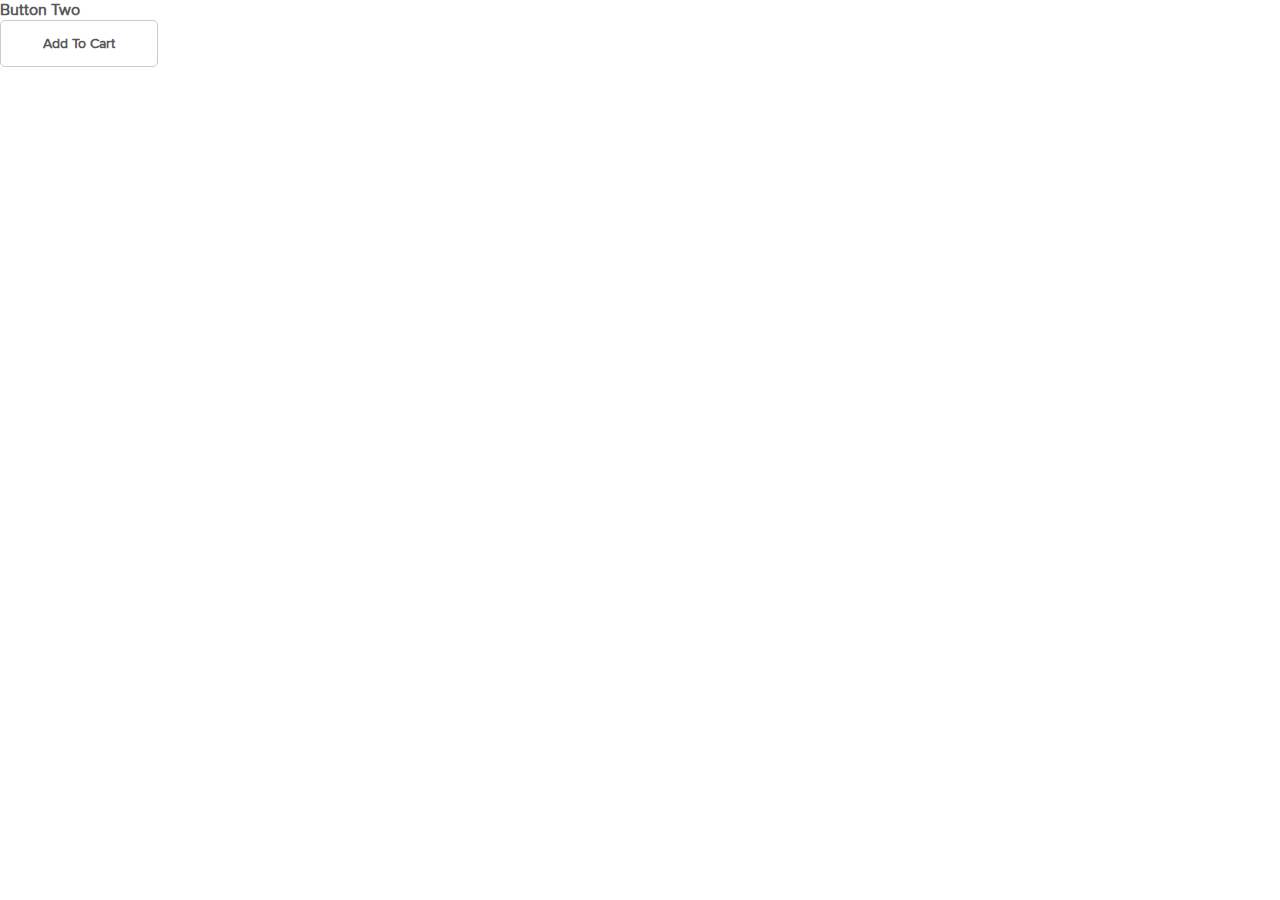
<file: testhtml.html>
<!DOCTYPE html>
<html lang="ru">
<head>
	<meta charset="UTF-8">
	<title>тест</title>
	<link rel="stylesheet" href="css/main.css">
	<!--<meta name="viewport" content="width=device-width, initial-scale=1, maximum-scale=1, minimum-scale=1, user-scalable=no">-->
	<link rel="stylesheet" href="testcss.css">
	<style>
        @font-face {
            font-family: Proxima Nova;
            src: url(Proxima_Nova.ttf)
        }
    </style>
	<link rel="stylesheet" href="css/animate.css">
</head>
<body>
  <div class="button-item">
      <h3>Button Two</h3>
      <a href="" class="btn-2">Add To Cart</a>
    </div>
<!--
<div class="brick__wrapper d-flex">
<div class="brick-row">
	<div class="brick brick-1"></div>
	<div class="brick brick-2"></div>
	<div class="brick brick-1"></div>
	<div class="brick brick-2"></div>
	<div class="brick brick-1"></div>
	<div class="brick brick-2"></div>
	<div class="brick brick-1"></div>
	<div class="brick brick-2"></div>
	<div class="brick brick-1"></div>
	<div class="brick brick-2"></div>
	<div class="brick brick-1"></div>
	<div class="brick brick-2"></div>
	<div class="brick brick-1"></div>
	<div class="brick brick-2"></div>
	<div class="brick brick-1"></div>
	<div class="brick brick-2"></div>
	<div class="brick brick-1"></div>
	<div class="brick brick-2"></div>
	<div class="brick brick-1"></div>
</div>
<div class="brick-row">
	<div class="brick brick-1"></div>
	<div class="brick brick-2"></div>
	<div class="brick brick-1"></div>
	<div class="brick brick-2"></div>
	<div class="brick brick-1"></div>
	<div class="brick brick-2"></div>
	<div class="brick brick-1"></div>
	<div class="brick brick-2"></div>
	<div class="brick brick-1"></div>
	<div class="brick brick-2"></div>
	<div class="brick brick-1"></div>
	<div class="brick brick-2"></div>
	<div class="brick brick-1"></div>
	<div class="brick brick-2"></div>
	<div class="brick brick-1"></div>
	<div class="brick brick-2"></div>
	<div class="brick brick-1"></div>
	<div class="brick brick-2"></div>
	<div class="brick brick-1"></div>
</div>
<div class="brick-row">
	<div class="brick brick-1"></div>
	<div class="brick brick-2"></div>
	<div class="brick brick-1"></div>
	<div class="brick brick-2"></div>
	<div class="brick brick-1"></div>
	<div class="brick brick-2"></div>
	<div class="brick brick-1"></div>
	<div class="brick brick-2"></div>
	<div class="brick brick-1"></div>
	<div class="brick brick-2"></div>
	<div class="brick brick-1"></div>
	<div class="brick brick-2"></div>
	<div class="brick brick-1"></div>
	<div class="brick brick-2"></div>
	<div class="brick brick-1"></div>
	<div class="brick brick-2"></div>
	<div class="brick brick-1"></div>
	<div class="brick brick-2"></div>
	<div class="brick brick-1"></div>
</div>
<div class="brick-row">
	<div class="brick brick-1"></div>
	<div class="brick brick-2"></div>
	<div class="brick brick-1"></div>
	<div class="brick brick-2"></div>
	<div class="brick brick-1"></div>
	<div class="brick brick-2"></div>
	<div class="brick brick-1"></div>
	<div class="brick brick-2"></div>
	<div class="brick brick-1"></div>
	<div class="brick brick-2"></div>
	<div class="brick brick-1"></div>
	<div class="brick brick-2"></div>
	<div class="brick brick-1"></div>
	<div class="brick brick-2"></div>
	<div class="brick brick-1"></div>
	<div class="brick brick-2"></div>
	<div class="brick brick-1"></div>
	<div class="brick brick-2"></div>
	<div class="brick brick-1"></div>
</div>
<div class="brick-row">
	<div class="brick brick-1"></div>
	<div class="brick brick-2"></div>
	<div class="brick brick-1"></div>
	<div class="brick brick-2"></div>
	<div class="brick brick-1"></div>
	<div class="brick brick-2"></div>
	<div class="brick brick-1"></div>
	<div class="brick brick-2"></div>
	<div class="brick brick-1"></div>
	<div class="brick brick-2"></div>
	<div class="brick brick-1"></div>
	<div class="brick brick-2"></div>
	<div class="brick brick-1"></div>
	<div class="brick brick-2"></div>
	<div class="brick brick-1"></div>
	<div class="brick brick-2"></div>
	<div class="brick brick-1"></div>
	<div class="brick brick-2"></div>
	<div class="brick brick-1"></div>
</div>
<div class="brick-row">
	<div class="brick brick-1"></div>
	<div class="brick brick-2"></div>
	<div class="brick brick-1"></div>
	<div class="brick brick-2"></div>
	<div class="brick brick-1"></div>
	<div class="brick brick-2"></div>
	<div class="brick brick-1"></div>
	<div class="brick brick-2"></div>
	<div class="brick brick-1"></div>
	<div class="brick brick-2"></div>
	<div class="brick brick-1"></div>
	<div class="brick brick-2"></div>
	<div class="brick brick-1"></div>
	<div class="brick brick-2"></div>
	<div class="brick brick-1"></div>
	<div class="brick brick-2"></div>
	<div class="brick brick-1"></div>
	<div class="brick brick-2"></div>
	<div class="brick brick-1"></div>
</div>
<div class="brick-row">
	<div class="brick brick-1"></div>
	<div class="brick brick-2"></div>
	<div class="brick brick-1"></div>
	<div class="brick brick-2"></div>
	<div class="brick brick-1"></div>
	<div class="brick brick-2"></div>
	<div class="brick brick-1"></div>
	<div class="brick brick-2"></div>
	<div class="brick brick-1"></div>
	<div class="brick brick-2"></div>
	<div class="brick brick-1"></div>
	<div class="brick brick-2"></div>
	<div class="brick brick-1"></div>
	<div class="brick brick-2"></div>
	<div class="brick brick-1"></div>
	<div class="brick brick-2"></div>
	<div class="brick brick-1"></div>
	<div class="brick brick-2"></div>
	<div class="brick brick-1"></div>
</div>
<div class="brick-row">
	<div class="brick brick-1"></div>
	<div class="brick brick-2"></div>
	<div class="brick brick-1"></div>
	<div class="brick brick-2"></div>
	<div class="brick brick-1"></div>
	<div class="brick brick-2"></div>
	<div class="brick brick-1"></div>
	<div class="brick brick-2"></div>
	<div class="brick brick-1"></div>
	<div class="brick brick-2"></div>
	<div class="brick brick-1"></div>
	<div class="brick brick-2"></div>
	<div class="brick brick-1"></div>
	<div class="brick brick-2"></div>
	<div class="brick brick-1"></div>
	<div class="brick brick-2"></div>
	<div class="brick brick-1"></div>
	<div class="brick brick-2"></div>
	<div class="brick brick-1"></div>
</div>
<div class="brick-row">
	<div class="brick brick-1"></div>
	<div class="brick brick-2"></div>
	<div class="brick brick-1"></div>
	<div class="brick brick-2"></div>
	<div class="brick brick-1"></div>
	<div class="brick brick-2"></div>
	<div class="brick brick-1"></div>
	<div class="brick brick-2"></div>
	<div class="brick brick-1"></div>
	<div class="brick brick-2"></div>
	<div class="brick brick-1"></div>
	<div class="brick brick-2"></div>
	<div class="brick brick-1"></div>
	<div class="brick brick-2"></div>
	<div class="brick brick-1"></div>
	<div class="brick brick-2"></div>
	<div class="brick brick-1"></div>
	<div class="brick brick-2"></div>
	<div class="brick brick-1"></div>
</div>
<div class="brick-row">
	<div class="brick brick-1"></div>
	<div class="brick brick-2"></div>
	<div class="brick brick-1"></div>
	<div class="brick brick-2"></div>
	<div class="brick brick-1"></div>
	<div class="brick brick-2"></div>
	<div class="brick brick-1"></div>
	<div class="brick brick-2"></div>
	<div class="brick brick-1"></div>
	<div class="brick brick-2"></div>
	<div class="brick brick-1"></div>
	<div class="brick brick-2"></div>
	<div class="brick brick-1"></div>
	<div class="brick brick-2"></div>
	<div class="brick brick-1"></div>
	<div class="brick brick-2"></div>
	<div class="brick brick-1"></div>
	<div class="brick brick-2"></div>
	<div class="brick brick-1"></div>
</div>
<div class="brick-row">
	<div class="brick brick-1"></div>
	<div class="brick brick-2"></div>
	<div class="brick brick-1"></div>
	<div class="brick brick-2"></div>
	<div class="brick brick-1"></div>
	<div class="brick brick-2"></div>
	<div class="brick brick-1"></div>
	<div class="brick brick-2"></div>
	<div class="brick brick-1"></div>
	<div class="brick brick-2"></div>
	<div class="brick brick-1"></div>
	<div class="brick brick-2"></div>
	<div class="brick brick-1"></div>
	<div class="brick brick-2"></div>
	<div class="brick brick-1"></div>
	<div class="brick brick-2"></div>
	<div class="brick brick-1"></div>
	<div class="brick brick-2"></div>
	<div class="brick brick-1"></div>
</div>
<div class="brick-row">
	<div class="brick brick-1"></div>
	<div class="brick brick-2"></div>
	<div class="brick brick-1"></div>
	<div class="brick brick-2"></div>
	<div class="brick brick-1"></div>
	<div class="brick brick-2"></div>
	<div class="brick brick-1"></div>
	<div class="brick brick-2"></div>
	<div class="brick brick-1"></div>
	<div class="brick brick-2"></div>
	<div class="brick brick-1"></div>
	<div class="brick brick-2"></div>
	<div class="brick brick-1"></div>
	<div class="brick brick-2"></div>
	<div class="brick brick-1"></div>
	<div class="brick brick-2"></div>
	<div class="brick brick-1"></div>
	<div class="brick brick-2"></div>
	<div class="brick brick-1"></div>
</div>
<div class="brick-row">
	<div class="brick brick-1"></div>
	<div class="brick brick-2"></div>
	<div class="brick brick-1"></div>
	<div class="brick brick-2"></div>
	<div class="brick brick-1"></div>
	<div class="brick brick-2"></div>
	<div class="brick brick-1"></div>
	<div class="brick brick-2"></div>
	<div class="brick brick-1"></div>
	<div class="brick brick-2"></div>
	<div class="brick brick-1"></div>
	<div class="brick brick-2"></div>
	<div class="brick brick-1"></div>
	<div class="brick brick-2"></div>
	<div class="brick brick-1"></div>
	<div class="brick brick-2"></div>
	<div class="brick brick-1"></div>
	<div class="brick brick-2"></div>
	<div class="brick brick-1"></div>
</div>
<div class="brick-row">
	<div class="brick brick-1"></div>
	<div class="brick brick-2"></div>
	<div class="brick brick-1"></div>
	<div class="brick brick-2"></div>
	<div class="brick brick-1"></div>
	<div class="brick brick-2"></div>
	<div class="brick brick-1"></div>
	<div class="brick brick-2"></div>
	<div class="brick brick-1"></div>
	<div class="brick brick-2"></div>
	<div class="brick brick-1"></div>
	<div class="brick brick-2"></div>
	<div class="brick brick-1"></div>
	<div class="brick brick-2"></div>
	<div class="brick brick-1"></div>
	<div class="brick brick-2"></div>
	<div class="brick brick-1"></div>
	<div class="brick brick-2"></div>
	<div class="brick brick-1"></div>
</div>
<div class="brick-row">
	<div class="brick brick-1"></div>
	<div class="brick brick-2"></div>
	<div class="brick brick-1"></div>
	<div class="brick brick-2"></div>
	<div class="brick brick-1"></div>
	<div class="brick brick-2"></div>
	<div class="brick brick-1"></div>
	<div class="brick brick-2"></div>
	<div class="brick brick-1"></div>
	<div class="brick brick-2"></div>
	<div class="brick brick-1"></div>
	<div class="brick brick-2"></div>
	<div class="brick brick-1"></div>
	<div class="brick brick-2"></div>
	<div class="brick brick-1"></div>
	<div class="brick brick-2"></div>
	<div class="brick brick-1"></div>
	<div class="brick brick-2"></div>
	<div class="brick brick-1"></div>
</div>
<div class="brick-row">
	<div class="brick brick-1"></div>
	<div class="brick brick-2"></div>
	<div class="brick brick-1"></div>
	<div class="brick brick-2"></div>
	<div class="brick brick-1"></div>
	<div class="brick brick-2"></div>
	<div class="brick brick-1"></div>
	<div class="brick brick-2"></div>
	<div class="brick brick-1"></div>
	<div class="brick brick-2"></div>
	<div class="brick brick-1"></div>
	<div class="brick brick-2"></div>
	<div class="brick brick-1"></div>
	<div class="brick brick-2"></div>
	<div class="brick brick-1"></div>
	<div class="brick brick-2"></div>
	<div class="brick brick-1"></div>
	<div class="brick brick-2"></div>
	<div class="brick brick-1"></div>
</div>
<div class="brick-row">
	<div class="brick brick-1"></div>
	<div class="brick brick-2"></div>
	<div class="brick brick-1"></div>
	<div class="brick brick-2"></div>
	<div class="brick brick-1"></div>
	<div class="brick brick-2"></div>
	<div class="brick brick-1"></div>
	<div class="brick brick-2"></div>
	<div class="brick brick-1"></div>
	<div class="brick brick-2"></div>
	<div class="brick brick-1"></div>
	<div class="brick brick-2"></div>
	<div class="brick brick-1"></div>
	<div class="brick brick-2"></div>
	<div class="brick brick-1"></div>
	<div class="brick brick-2"></div>
	<div class="brick brick-1"></div>
	<div class="brick brick-2"></div>
	<div class="brick brick-1"></div>
</div>
<div class="brick-row">
	<div class="brick brick-1"></div>
	<div class="brick brick-2"></div>
	<div class="brick brick-1"></div>
	<div class="brick brick-2"></div>
	<div class="brick brick-1"></div>
	<div class="brick brick-2"></div>
	<div class="brick brick-1"></div>
	<div class="brick brick-2"></div>
	<div class="brick brick-1"></div>
	<div class="brick brick-2"></div>
	<div class="brick brick-1"></div>
	<div class="brick brick-2"></div>
	<div class="brick brick-1"></div>
	<div class="brick brick-2"></div>
	<div class="brick brick-1"></div>
	<div class="brick brick-2"></div>
	<div class="brick brick-1"></div>
	<div class="brick brick-2"></div>
	<div class="brick brick-1"></div>
</div>
<div class="brick-row">
	<div class="brick brick-1"></div>
	<div class="brick brick-2"></div>
	<div class="brick brick-1"></div>
	<div class="brick brick-2"></div>
	<div class="brick brick-1"></div>
	<div class="brick brick-2"></div>
	<div class="brick brick-1"></div>
	<div class="brick brick-2"></div>
	<div class="brick brick-1"></div>
	<div class="brick brick-2"></div>
	<div class="brick brick-1"></div>
	<div class="brick brick-2"></div>
	<div class="brick brick-1"></div>
	<div class="brick brick-2"></div>
	<div class="brick brick-1"></div>
	<div class="brick brick-2"></div>
	<div class="brick brick-1"></div>
	<div class="brick brick-2"></div>
	<div class="brick brick-1"></div>
</div>
<div class="brick-row">
	<div class="brick brick-1"></div>
	<div class="brick brick-2"></div>
	<div class="brick brick-1"></div>
	<div class="brick brick-2"></div>
	<div class="brick brick-1"></div>
	<div class="brick brick-2"></div>
	<div class="brick brick-1"></div>
	<div class="brick brick-2"></div>
	<div class="brick brick-1"></div>
	<div class="brick brick-2"></div>
	<div class="brick brick-1"></div>
	<div class="brick brick-2"></div>
	<div class="brick brick-1"></div>
	<div class="brick brick-2"></div>
	<div class="brick brick-1"></div>
	<div class="brick brick-2"></div>
	<div class="brick brick-1"></div>
	<div class="brick brick-2"></div>
	<div class="brick brick-1"></div>
</div>
	</div>-->
<script src="https://ajax.googleapis.com/ajax/libs/jquery/3.4.1/jquery.min.js"></script>
<script src="js/main.js" charset="utf-8"></script>
</body>
</html>
</file>
<file: css/main.css>
/*Спецификация */
body {
	background-color: #ffffff;
	font-family: Proxima Nova;
	margin: 0;
	padding: 0;
	font-size: 14px;
	color: #575757;
}
h1, h2, h3, h4, h5, h6 {
	padding: 0px;
	margin: 0px;
}
ul, li {
	display: block;
	padding: 0;
	margin: 0;
}
p {
	padding: 0px;
	margin: 0px;
	color: ;
	font-size: ;
	line-height: ;
}
a {
	color: #575757;
	text-decoration: none;
}
a:hover {
	color: #DCAB09;
	transition: all 0.4s ease;
}
button {
	padding: 7px 25px;
	font-weight: bold;
	color: #575757;
	background: none;
	border: 1px solid #CCCCCC;
	border-radius: 5px;
	cursor: pointer;
	position: relative;
	
	transition: all 300ms ease;
}
button:hover {
	color: #ffffff;
}
button:before{
    position: absolute;
    content: '';
    width: 0%; height: 100%;
    background: #DCAB09;
    top: 0;  left: auto; right: 0;
    z-index: -1;
    transition: all 300ms ease;
  }
button:hover:before{
      position: absolute;
      content: '';
      width: 100%; height: 100%;
      background: #DCAB09;
      top: 0; left: 0; right: 0;
      z-index: -1;
    }

input[type='checkbox'] {
	width: 19px;
	height: 19px;
	border: 1px solid #CCCCCC;
	border-radius: 5px;
}
input {
	color: #575757;
	background: none;
	border: 1px solid #CCCCCC;
	border-radius: 5px;
	height: 35px;
}
textarea {
	border: 1px solid #CCCCCC;
	border-radius: 5px;
}
:focus { outline: none; }
.d-flex {
	display: -webkit-flex;
	display: flex;
	-webkit-flex-direction: row;
	flex-direction: row;
}
.hidden {
	display: none !important;
	/*opacity: 0;
	transition: .3s;*/
}
.visible {
	display: flex !important;
	/*opacity: 1;
	transition: .3s;*/
}
.hover {
	visibility: visible;
	opacity: 1;
	transform: scaleY(1);
}
.main_div {
	justify-content: center;
	align-items: center;
	flex-direction: column;
}
.container {
	max-width: 1140px;
}
.footer {
	width: 100%;
}
.open_menu {
	cursor: pointer;
}

.logo:hover, #logo:hover {
	filter: drop-shadow(0 0 15px rgba(255,252,0,0.9));
	transition: all 0.2s ease;
}
.eye {
	height: 12px;
	width: 18px;
	position: absolute;
	background-image: url("../img/eye.svg");
	background-repeat: no-repeat;
	background-position: center;	
	right: 10px;
    top: 13px;
}
.no-eye {
	background-image: url("../img/no-eye.svg");
}
.password_wrapper {
    position: relative;
	width: 356px;
}
/*Навигация*/
nav {
	width: 100%;
	height: 95px;
	justify-content: space-around;
	align-items: center;
}
.nav__menu {
	justify-content: space-around;
	align-items: center;
	width: 100%;
	height: 100%;
	position: relative;
	z-index: 1;
}
.menu__item {
	align-items: center;
	justify-content: center;
	width: 103px;
	height: 40px;
	color: #575757;
	font-weight: 600;
	font-size: 16px;
	line-height: 19px;
	border: 1px solid #CCCCCC;
	border-radius: 5px;
	margin-right: 2.6vw;
	cursor: pointer;
}
.language_box {
	justify-content: center;
	align-items: center;
	flex-wrap: wrap;
	width: 100px;
	height: 70px;
	margin-right: 2.6vw;
}
/*Первый экран главная*/
header {
	justify-content: center;
	align-items: center;
	background-color: #ffffff;
	background-image: url("../img/header_back.jpg");
	background-repeat: no-repeat;
	background-position: center;
	background-size: cover;
	width: 100%;
	height: 88vh;
}
header > h1 {
	font-weight: 300;
	font-size: 55px;
	line-height: 60px;
	text-align: center;
	letter-spacing: 0.095em;
	text-transform: uppercase;
	color: #FFFFFF;
}
/*второй экран главная*/
.offer{
	justify-content: flex-end;
	align-items: flex-start;
	height: 100vh;
	width: 100%;
}
.offer__text {
	flex-direction: column;
	justify-content: center;
	height: 100%;
	max-width: 24vw;
	font-size: 24px; /*в макете 36*/
	line-height: 35px; /*в макете 47*/
	margin-right: 5.7vw;
}
.offer__text > span {
	margin-bottom: 5vh;
}
.offer__img{
	height: 100%;
}
/*футер главная*/
footer {
	height: 87vh;
	padding-top: 13vh;
}
.gallery {
	flex-wrap: wrap;
	justify-content: center;
	align-items: center;
}
.gallery > img {
	width: 28vw;
	margin: 20px 15px;
}
/*Информация футера*/
.footer__inf {
	justify-content: space-between;
	padding: 6vh 0;
}
.contacts {
	justify-content: space-around;
	width: 90%;
	max-width: 700px;
}
.contact {
	align-items: center;
	min-width: 200px;
}
.contact > span {
	font-weight: 600;
	font-size: 18px;
	line-height: 22px;
	color: #575757;
	margin-left: 10px;
}
.social-networks {
	justify-content: space-between;
	width: 230px;
}
/**/

/*Функционал меню*/

.menu__content {
	justify-content: space-around;
	align-items: center;
	position: absolute;
	min-height: 93px/*15vh*/;
	top: 93%;
	left: 0;
	width: 100%;
	margin-top: -1px;
	border: 1px solid #CCCCCC;
	border-radius: 5px;
	font-weight: 600;
	background: #ffffff;
	cursor: default;
	opacity: 0;
	transform: scaleY(0);
	transform-origin: 0 0;
	transition: .3s ease-in-out;
}
.js-menu_item:hover .menu__content {
	opacity: 1;
	transform: scaleY(1);
}
.menu_hover {
	z-index: 20;
	align-items: flex-start;
	margin-top: 20px;
	padding-top: 11px;
	height: 43px;
	background-color: #ffffff;
	border-bottom: 10px solid #ffffff;
	position: relative;
}
.shop-icons,
.shop-icons > div,
.shop-icons > div > div > a,
.menu__content > div > a,
.scales,
.about_us-content__main_items {
	justify-content: space-around;
	align-items: center;
	text-align: center;
}
.shop-icons {
	flex-direction: column;
	height: 156px/*30vh*/;
}
.shop-icons > div {
	width: 100%;
	height: 93px;
}
.shop-icons > div:first-child {
	align-items: center;
	height: 65px;
}
.shop-icons > div:nth-child(2) {
	height: 5px;
}
.shop-icons > div > span,
.scales_comment {
	width: 715px;
	padding: 0 20px;
	font-size: 10px;
	font-weight: normal;
	line-height: 92.3%;
	color: #000000;
}
.shop-icons > div > hr {
	border: 1px solid #CCCCCC;
	width: 100%;
}
.shop__menu-item {
	position: relative;
}
.shop__menu {
	position: absolute;
	top: 70px;
	left: -20px;
	z-index: 5;
	width: 150px;
	padding: 20px 20px 5px 20px;
	opacity: 0;
	border: 1px solid #CCCCCC;
	border-top: 5px solid #ffffff;
	border-radius: 0 0 5px 5px;
	background-color: #ffffff;
	transform: scaleY(0);
	transform-origin: 0 0;
	transition: .2s ease-in-out;
}
.shop__menu-large {
	top: 78px;
}
.shop__menu-last {
	left: -90px;
}
.shop__menu > li {
	margin-bottom: 15px;
	text-align: left;
}
.shop__menu-item:hover .shop__menu {
	opacity: 1;
	transform: scaleY(1);
	color: #575757;
}
.shop__menu-item:hover > .shop__title {
	position:relative;
	top: 30px;
	left: -5px;
	z-index: 25;
	font-size: 16px;
	line-height: 92.3%;
	color: #575757;
}
.shop__radio-btn {
	display: none;
}
.g, .ho, .tt, .n {
	height: 51px;
	width: 44px;
	background-repeat: no-repeat;
	background-position: center;
	cursor: pointer;
}
.g {
	background-image: url("../img/g.svg");
}
.ho {
	background-image: url("../img/ho.svg");
}
.tt {
	background-image: url("../img/tt.svg");
}
.n {
	background-image: url("../img/n.svg");
}
#scale1:checked ~ .g,
#scale1-m:checked ~ .g {
	background-image: url("../img/g_active.svg");
}
#scale2:checked ~ .ho,
#scale2-m:checked ~ .ho {
	background-image: url("../img/ho_active.svg");
}
#scale3:checked ~ .tt,
#scale3-m:checked ~ .tt {
	background-image: url("../img/tt_active.svg");
}
#scale4:checked ~ .n,
#scale4-m:checked ~ .n {
	background-image: url("../img/n_active.svg");
}
.hover {
	visibility: visible;
}
.gallery-content > div:first-child {
	margin-right: 22vw;
}
.icon,
.menu__content > div > div > a,
.menu__content > div > div > span,
.menu__content > div > span,
.menu__content > div > a {
	height: 70%;
	flex-direction: column;
	align-items: center;
	justify-content: center;
	cursor: pointer;
}
.icon:hover,
.menu__content > div > div > a:hover,
.menu__content > div > div > span:hover,
.menu__content > div > span:hover,
.menu__content > div > a:hover {
	color: #DCAB09;
}

.about_us-item,
.rules-item {
	justify-content: space-around;
	align-items: center;
	min-width: 110px;
}
.about_us-content {
	flex-direction: column;
}
.about_us-content__main_items {
	height: 93px;
	width: 100%;
}
.about_us-inf,
.rules-inf {
	/*display: none;*/
	justify-content: space-around;
	align-items: center;
	width: 100%;
	position: absolute;
	opacity: 0;
	transform: scaleY(0);
	transform-origin: 0 0;
}
.about_us-item:focus > .about_us-inf,
.rules-item:focus > .rules-inf,
.visible-inf  {
	display: flex;
	position: absolute;
	min-height: 220px;
	top: 97%;
	left: -1px;
	width: 100%;
	border: 1px solid #CCCCCC;
	border-top: 2px solid #CCCCCC;
	border-radius: 0 0 5px 5px;
	font-weight: 600;
	background: #ffffff;
	opacity: 1;
	transform: scaleY(1);
	transition: .3s ease;
}
.about_us-item:focus > span > .about_us__title,
.rules-item:focus > span > .about_us__title {
	position:relative;
	top: 30px;
	z-index: 15;
	background: #ffffff;
	font-weight: bold;
	font-size: 16px;
	line-height: 92.3%;
	padding: 0 15px;
}
.about_us-inf1__text {
	justify-content: space-between;
	flex-direction: column;
	height: 130px;
}
.about_us-inf1__text img {
	height: 25px;
}
#about_us-1 .contacts {
	flex-direction: column;
	align-items: space-around;
	justify-content: space-between;
	width: 30%;
	height: 130px;
}
#about_us-1 .social-networks {
	width: 110px;
}
.about_us-inf1__text p {
	width: 363px;
	font-weight: normal;
	font-size: 14px;
	line-height: 20px;
	color: #000000;
	text-align: left;
}
.rules-inf,
#about_us-inf2,
#about_us-inf3,
#about_us-inf4 {
	height: 230px;
	flex-direction: column;
	padding: 39px 0;
}
.rules-inf > div,
#about_us-inf2 > div,
#about_us-inf3 > div,
#about_us-inf4 > div  {
	overflow-y: scroll;
}
.rules-inf > div > p,
#about_us-inf2 p,
#about_us-inf3 p,
#about_us-inf4 p  {
	width: 790px;
	text-align: left;
	margin-bottom: 15px;
	font-weight: normal;
	font-size: 12px;
	line-height: 92.3%;
}
.loupe {
	top: 45%;
	left: 45%;
	position: absolute;
	cursor: pointer;
}
.enlarged_text {
	visibility: hidden;
	top: 0;
	left: 0;
	position: absolute;
	width: 100%;
	height: 90%;
	background-color: #ffffff;
	z-index: 100;
	padding: 50px 0;
	overflow-y: scroll;
}
.enlarged_text > p {
	width: 90%!important;
	font-size: 21px!important;
	line-height: 22px!important;
	padding: 0 50px;
	margin-bottom: 15px;
}
.enlarged_text > .loupe {
	left: 70%;
	position: fixed;
}
.menu__item-profile {
	width: 65px;
	height: 65px;
	background-image: url("../img/profile.svg");
	background-repeat: no-repeat;
	background-position: center;
	cursor: pointer;
}
.menu__item-profile_hover {
	height: 114px;
	margin-top: 47px;
	z-index: 20;
	background-image: url("../img/profile_active.svg");
	background-position-y: 0;
	position: relative;
}
#menu__content6 {
	top: 96%;
}
#profile-inf1,
#forum-inf1 {
	flex-direction: column;
	justify-content: center;
}
.text-field {
	width: 350px;
	margin-bottom: 15px;
}
.login-inf {
	justify-content: space-between;
	align-items: center;
	width: 350px;
	margin-top: 5px;
}

#profile-inf2 {
	flex-direction: column;
	align-items: center;
	justify-content: space-around;
	height: 300px;
	padding: 20px 0;
}
.reg_row {
	justify-content: space-between;
	align-items: center;
	width: 730px;
}
.reg_row:first-child {
	align-items: center;
	width: 365px;
	font-size: 14px;
}
.reg_row:first-child > span {
	font-size: 12px;
	align-items: center;
	margin-top: 5px;
}
.reg_column {
	width: 50%;
	flex-direction: column;
	justify-content: space-around;
	align-items: flex-end;
}
.reg_column:first-child {
	align-items: flex-start;
}
.reg__small-text {
	text-align: right;
	font-weight: normal;
	font-size: 10px;
	margin-top: -8px;
}
.reg_checkboxes {
	align-items: center;
	font-weight: normal;
	font-size: 11.5px;
	margin-top: -10px;
}
.reg_checkboxes > span {
	width: 360px;
	align-items: center;
}
.reg_checkboxes > span > input {
	width: 13px;
	height: 13px;
}
#profile-inf3 {
	min-height: 90px;
}

.mobile-header, .mobile-menu-line {
	display: none;
}
.inner-menu,
.mobile-menu,
.about_us__inf,
.menu_content,
.callback,
.profile-content {
	opacity: 0;
	transform: scaleY(0);
	transform-origin: 0 0;
	transition: .4s ease;
	height: 0px;
}
</file>
<file: css/adaptive.css>
@media screen and (max-width: 1240px) {
	.container {
		width: 90vw;
	}
	.offer {
		justify-content: center;
		height: 100%;
	}
	.offer__text {
		max-width: 70%;
		margin-right: 0;
		padding: 45px 20px 0 20px;
	}
	.offer__img { display: none; }
	footer {
		padding-top: 0;
		height: 100%;
	}
	.gallery > img,
	.gallery > div > .pic {
		width: 40vw;
	}
	.footer__inf {
		flex-direction: column;
		align-items: center;
		justify-content: space-between;
		height: 100px;
		padding: 3vh 0;
	}
	.gallery {
		width: 100%;
	}
	.show_img {
		height: 44vh;
	}
	.infopage__cover {
		height: 50vh;
	}
	.rules-inf > div > p,
	#about_us-inf2 p,
	#about_us-inf3 p,
	#about_us-inf4 p {
		width: 80vw;
	}
	
	/*с других страниц*/
	.nav__menu {
		width: 98vw;
	}
	.checkbox_wrapper > span {
		align-items: center;
	}
}
@media screen and (max-width: 770px) {
	.logo_wrapper {
		width: 99.5vw;
		position: absolute;
		top: -80px;
	}
	.logo_wrapper > a {
		display: block;
		margin: 0 auto;
		width: 115px;
	}
	nav {
		padding-top: 100px;
	}
	.menu__content-m {
		width: 99vw;
		left: -5%;
		border-bottom: 10px
	}
	.search {
		background-image: url("../img/loupe.svg");
		background-position:  95% 50%;
		background-repeat: no-repeat;
		background-size: 30px auto;
		width: 230px;
	}
}
@media screen and (max-width: 765px) { /*ЧИСТО МЕНЮ*/
	nav {
		padding-top: 0;
		flex-direction: column!important;
		height: 115px;
		justify-content: center;
	}
	.desktop-menu {
		display: none;
	}
	.mobile-menu-line {
		display: flex;
		align-items: center;
		justify-content: space-around;
		width: 100%;
		height: 95px;
	}
	.menu__item-profile	{
		height: 70px;
		width: 70px;
		background-size: cover;
	}
	.menu__item-profile-active {
		width: 70px;
		height: 84px;
		margin-top: 13px;
		background-image: url(../img/profile_active.svg);
		background-position-y: 0;
		background-position-x: center;
		background-size: 60px;
		z-index: 200;
	}
	.menu-wrapper {
		width: 82px;
		height: 89px;
		border: 1px solid #ffffff;
	}
	.menu-wrapper-active {
		border: 1px solid #CCCCCC;
		border-bottom: 1px solid #ffffff;
	}
	.menu-btn {
		width: 50px;
		height: 40px;
		background-image: url("../img/mobile-menu__icon.svg");
		background-color: #ffffff;
		background-position: center;
		background-size: 40px 50px;
		background-repeat: no-repeat;
		padding: 15px 15px 38px 15px;
		z-index: 50;
	}
	.menu-btn-active {
		position: relative;
		background-image:url('../img/mobile-menu__icon__active1.svg');
		transition: 0.5s ease;
	}
	/*.logo {
		background-image: url("../img/logo.svg");
		background-repeat: no-repeat;
		width: 110px;
		height: 90px;
	}*/
	.inner-menu,
	.mobile-menu,
	.about_us__inf,
	.menu_content,
	.callback,
	.profile-content {
		opacity: 0;
		transform: scaleY(0);
		transform-origin: 0 0;
		transition: .4s ease;
		height: 0px;
	}
	.contacts .callback {
		margin: 0;
	}
	.contacts .show_content {
		margin-bottom: 15px;
	}
	.mobile-menu,
	.profile-content {
		position: absolute;
		top: 100px;
		left: 1%;
		border: 1px solid #CCCCCC;
		background-color: #ffffff;
		padding: 15px 25px 0 25px;
		font-weight: 600;
		font-size: 16px;
		text-align: center;
		z-index: 30;
		width: 98vw;
		box-sizing: border-box;
	}
	.mobile-menu__item > .show_content {
		margin-top: 15px;
	}
	.mobile-menu > li, .inner-menu__item, .menu_title {
		margin-bottom: 15px;
	}
	.inner-menu__item:hover > .about_us__inf,
	.show_content {
		opacity: 1;
		transform: scaleY(1);
		height: unset;
	}
	.inner-menu__item {
		margin-left: 15px;
	}
	#forum_buttons {
		flex-direction: column;
		align-items: space-around;
	}
	#search-wrapper {
		justify-content: center;
	}
	.about_us__inf > p {
		font-weight: 300;
		margin: 10px 0;
	}
	.menu_title-hover {
		text-align: center;
	}
	.menu_content {
		margin-top: 10px;
		margin-left: -15px;
		flex-direction: column;
		align-items: center;
	}
	.text-field {
		width: 200px;
		margin-bottom: 20px;
	}
	.password_wrapper {
		width: 205px;
	}
	.login-inf {
		justify-content: space-around;
	}
	.reg_row, .reg_row:first-child {
		margin-bottom: 15px;
		width: 100%;
	}
	.reg_column { width: 100%; }
	.reg_column:first-child {
		align-items: center;
	}
	.reg__small-text {
		text-align: left;
		margin-bottom: 10px;
	}
	.reg_checkboxes {
		flex-wrap: wrap;
	}
	.write_letter {
		width: 80vw;
		resize: none;
	}
	.callback {
		flex-direction: column;
	}
	.callback > .text-field {
		margin-bottom: 10px;
	}
	#callback_email > button {
		margin-top: 10px;
	}
	.profile-content .inner-menu__item {
		margin: 0;
	}
	#openmenu { display: none; }
	.contacts {
		flex-direction: column;
		width: 100%;
		margin-bottom: 15px;
		align-items: center;
	}
	.contact {
		justify-content: flex-start;
		margin-bottom: 15px;
	}
}
@media screen and (max-width: 570px) {
	nav {
		min-height: 330px;
		max-height: 100vh;
	}
	.container {
		max-width: 98vw;
	}
	header {
		background-image: url("../img/2scr_img.jpg");
		height: 70vh;
		background-size: cover;
		z-index: -5;
	}
	header > h1 {
		font-size: 40px;
		line-height: 45px;
		background: rgb(0,0,0,0.3)
	}
	input[type='checkbox'] {
		width: 16px;
		height: 16px;
	}
	.offer__text {
		font-size: 20px;
		line-height: 30px;
		max-width: 100%;
		padding: 15px 20px;
	}
	.gallery > img,
	.gallery > div > .pic {
		width: 90vw;
		margin: 10px 15px;
	}
	.footer__inf {
		height: 100%;
	}
	.show_img > span {
		padding: 5px 10px;
		margin: 10px;
	}
	.lessen {
		height: 25px;
		top: 65%;
	}
	.product-services, .product-services > img {
		width: 96vw;
		height: 100%;
	}
	.product__wrapper {
		flex-direction: column;
		align-items: flex-start;
		height: 60px;
		margin-top: 20px;
	}
	.product-services > .product__description > .product__wrapper > div {
		width: 100%;
	}
	/*мобильная шапка*/
	.mobile-header {
		display: flex;
		flex-direction: column;
		width: 90%;
	}
	.mobile-header > div {
		width: 100%;
		justify-content: space-between;
	}
}
@media screen and (max-width: 375px) {
	header > h1 {
		font-size: 36px;
		line-height: 40px;
	}
	.search {
		width: 55vw;
	}
	.reg_row {
		flex-wrap: wrap;
	}
	.login-inf {
		width: 100%;
		flex-direction: column;
		height: 50px;
		justify-content: space-between;
	}
	.login-inf > a {
		font-size: 12px;
	}
	.text-field {
		margin-bottom: 10px;
		width: 250px;
		height: 25px;
	}
	.password_wrapper {
		width: 255px;
	}
	.eye {
		top: 8px;
	}
	.search {
		height: 25px;
		background-size: 20px auto;
	}
	.reg_row:first-child {
		flex-direction: column;
	}
	.checkbox_wrapper {
		justify-content: space-between;
		align-items: center;
		width: 50%;
	}
	#checkbox_rules {
		width: 14px;
	}
	.menu__item-profile-active {
	    height: 81px;
		margin-top: 9px;
	}
}
@media screen and (max-width: 765px) and (orientation: landscape) {
	.reg_row {
		justify-content: space-around;
	}
	.show_img {
		height: 100vh;
	}
	.enlarge_img {
		left: 80%;
		top: 60%;
	}
}
</file>
<file: css/animations.css>
/*АНИМАЦИЯ*/
/*Смена языков*/
/*Данная анимация только для мобилок, не забыть убрать*/
.loader {
	top: 10px;
	left: 10px;
	width: 50px;
	height: 50px;
	position: relative;
}
.loader span {
	background-repeat: no-repeat;
	background-position: center;
	background-size: 100%;
	
	width: 30px;
	height: 30px;
	position: absolute;
	left: 0;
	top: 0;
	cursor: pointer;
}
.loader span:nth-child(1) {
	transform:translate(-15px, 0);
	background-image: url("../img/en.svg");
}
.loader span:nth-child(2) {
	transform:translate(15px, 0);
	background-image: url("../img/de.svg");
}
.loader span:nth-child(3) {
	transform:translate(0, -30px);
	background-image: url("../img/ru.svg");
}
@media screen and (max-width: 765px) {
	.loader span:nth-child(1) {
	transform:translate(-12px, 0);
	background-image: url("../img/en.svg");
}
.loader span:nth-child(2) {
	transform:translate(13px, 0);
	background-image: url("../img/de.svg");
}
.loader span:nth-child(3) {
	transform:translate(0, -22px);
	background-image: url("../img/ru.svg");
}
@keyframes loader {
  0% {transform:rotate(-45deg)}
  50%{transform:rotate(-135deg)}
  100%{transform:rotate(-225deg)}}
@keyframes animation_clockwise-left {
	0%{transform:translate(-12px, 0);}
	30%{transform:translate(-15px, 0);}
	60%{transform:translate(-10px, -30px);}
	90%{transform:translate(5px, -30px);/*background-image:url("../img/en.svg");*/}
	100%{transform:translate(5px, -22px);/*background-image:url("../img/en_active.svg");*/}
 }
@keyframes animation_clockwise-right {
	0%{transform:translate(13px, 0);}
	30%{transform:translate(15px, 0);}
	60%{transform:translate(5px, 0);}
	90%{transform:translate(-10px, 0);}
	100%{transform:translate(-7px, 0);}
}
@keyframes animation_clockwise-main {
	0%{transform:translate(0, -22px);}
	30%{transform:translate(0, -30px);/*background-image: url("../img/ru_active.svg");*/}
	35%{background-image: url("../img/ru.svg");}
	60%{transform:translate(20px, -30px);}
	90%{transform:translate(20px, 0px);}
	100%{transform:translate(17px, 0px);}
}
/**/
@keyframes animationDE-en {
	30%{transform:translate(-15px, 0);}
	60%{transform:translate(0px, 0);}
	90%{transform:translate(15px, 0);}
	100%{transform:translate(10px, -5px);}
 }
@keyframes animationDE-de {
	30%{transform:translate(15px, 0);}
	60%{transform:translate(15px, -30px);}
	90%{transform:translate(0px, -30px);background-image: url("../img/de.svg");}
	100%{transform:translate(-2px, -26px);background-image: url("../img/de_active.svg");}
}
@keyframes animationDE-ru {
	30%{transform:translate(0, -30px);}
	60%{transform:translate(-15px, -30px);}
	90%{transform:translate(-15px, 0);}
	100%{transform:translate(-14px, -5px);}
}

.activated > span { /*активатор анимации*/
	animation-play-state: running!important;
}
.animation_clockwise-main {
	animation: animation_clockwise-main 2s ease 1 forwards paused;
}
.animation_clockwise-right {
	animation: animation_clockwise-right 2s ease 1 forwards paused;
}
.animation_clockwise-left {
	animation: animation_clockwise-left 2s ease 1 forwards paused;
}
.animationDE-en {
	animation: animationDE-en 2s ease 1 forwards;
}
.animationDE-de {
	animation: animationDE-de 2s ease 1 forwards;
}
.animationDE-ru {
	animation: animationDE-ru 2s ease 1 forwards;
}

}
/**/
</file>
<file: css/otherpagies.css>
/*Меню других страниц*/
.otherpage__nav {
	align-items: center;
	justify-content: center;
	flex-direction: column;
}
.nav__menu {
	z-index: 30;
	justify-content: space-between;
}
.page__nav {
	justify-content: space-between;
	align-items: center;
	width: 100%;
}
.page__nav > li {
	display: flex;
	align-items: center;
	justify-content: center;
	width: 80px;
}
.menu_hover {
	margin-top: 10px;
    padding-top: 11px;
    height: 32px;
}
.menu__content {
	top: 75.5%;
}
#menu__content6 {
    top: 78%;
}
/**/
/*Галерея*/
.gallery > div > .pic {
	width: 28vw;
	margin: 20px 15px;
}
.gallery__item {
	z-index: 1;
	position: relative;
}
.enlarge_img {
	z-index: 5;
	position: absolute;
	left: 86%;
    top: 72%;
	cursor: pointer;
}
.lessen {
	z-index: 5;
	position: absolute;
	right: 5%;
    top: 70%;
	cursor: pointer;
}
.show_img {
	justify-content: space-between;
	align-items: center;
	width: 100%;
	height: 100vh;
	background-image: url("../img/photos/1.jpg");
	background-repeat: no-repeat;
	background-position: center;
	background-size: 100%;
	position: relative;
}
.show_img > span {
	font-size: 30px;
	color: #fff;
	padding: 10px 20px;
	margin: 40px;
	border: 1px solid #ffffff;
	border-radius: 5px;
	cursor: pointer;
}
.picture1 {
	background-image: url("../img/photos/1.jpg");
}
.picture2 {
	background-image: url("../img/photos/2.jpg");
}
.picture3 {
	background-image: url("../img/photos/3.jpg");
}
.picture4 {
	background-image: url("../img/photos/4.jpg");
}
.picture5 {
	background-image: url("../img/photos/5.jpg");
}
.picture6 {
	background-image: url("../img/photos/6.jpg");
}
/**/
.information_block > h3 {
	font-weight: 600;
	font-size: 24px;
	line-height: 29px;
	color: #000000;
	margin: 25px 0;
	text-align: center; /*?ВРЕМЕННО?*/
}
.information_block > p {
	font-weight: normal;
	font-size: 18px;
	line-height: 22px;
	text-align: center;
	color: #000000;
	margin: 25px 0;
}
.information_block__text {
	font-weight: normal;
	font-size: 18px;
	line-height: 22px;
	color: #000000;
}
.infopage__cover {
	background-repeat: no-repeat;
	background-position: center;
	background-size: cover;
	width: 100%;
	height: 88vh;
}
.infopage__cover-services5 {
	background-image: url("../img/header_back.jpg");
}
.infopage__cover-services6 {
	background-image: url("../img/services_img6.jpg");
}
.products {
	flex-wrap: wrap;
	justify-content: space-around;
	align-items: space-around;
}
/*Карточка товара*/
.product {
	flex-direction: column;
	width: 255px;
	height: 336px;
	border: 1px solid #CCCCCC;
	border-radius: 5px;
	color: #000000;
	margin-bottom: 40px;
}
.product__description {
	flex-direction: column;
	justify-content: space-around;
	height: 100%;
	margin: 20px 14px;
}
.product__description_title {
	font-weight: 600;
	font-size: 20px;
	line-height: 24px;
}
.product__description_text {
	font-size: 16px;
	line-height: 19px;
}
.product__wrapper {
	justify-content: space-between;
	align-items: center;
}
.price {
	font-weight: 600;
	font-size: 20px;
	line-height: 24px;
}
.product__btn {
	justify-content: space-around;
	align-items: center;
	width: 158px;
	height: 34px;
	font-size: 15px;
	line-height: 18px;
}
.product-services {
	width: 540px;
}
.product-services > .product__description {
	margin: 36px 20px 25px 39px;
}
.product-services > .product__description > .product__description_text {
	font-weight: normal;
	font-size: 18px;
	line-height: 22px;
}
.product-services > .product__description > .product__wrapper > div {
	width: 250px;
	justify-content: space-between;
	align-items: center;
}
.product-services > .product__description > .product__wrapper > span {
	width: 110px;
	justify-content: space-between;
	align-items: center;
}
#mobile-logo {
	display: none;
}
/**/
#menu-wrapper {
	display: none;
}
@media screen and (max-width: 1240px) {
	nav {
		padding-top: 0!important;
	}
}
@media screen and (max-width: 765px) {
	#otherpage__nav {
		min-height: 120px;
		height: 120px;
	}
	#menu-wrapper {
		height: 92px;
		display: block;
	}
}
@media screen and (max-width: 567px) {
	#desktop-logo {
		display: none;
	}
	#mobile-logo {
		display: block;
	}
}
</file>
<file: testcss.css>
body {
	overflow: hidden;
}
.brick__wrapper {
	flex-wrap: wrap;
	min-width: 100vw;
	height: 100vh;
	background: #AE5F00;
	overflow: hidden;
}
.brick {
	width: 5.5vw/*70px*/;
	height: 100%/*35px*/;
	border: 2px solid #C2C2C2;
}
.brick-1 {
	background: #AE5F00;
}
.brick-2 {
	background: #C54C00;
}
.brick-row {
	display: flex;
	height: 6.25vh;
}
.brick-row:nth-child(even):before,
.brick-row:nth-child(odd):after {
	content: '       ';
	width: 2.75vw;
	height: 100%;
	border: 2px solid #C2C2C2;
	background: #C54C00;
}



@media screen and (max-width: 570px) {
	.brick {
		width: 5.5vh;
	}
	.brick-row {
		height: 6.25vw;
	}
	.row > .brick:nth-child(16), 
	.row > .brick:nth-child(17),
	.row > .brick:nth-child(18),
	.row > .brick:nth-child(19),
	.row > .brick:nth-child(20)	{
		display: none;
	}
}


a{
  text-decoration: none;
  font-weight: 500;
  position: relative;
  color: #4A4A4A;
  display: inline-block;
}
.button-item{
  padding-bottom: 2em;
}

.btn-2{
	padding: 7px 25px;
	font-weight: bold;
	color: #575757;
	
	border: 1px solid #CCCCCC;
	border-radius: 5px;
	cursor: pointer;
	
  padding: 1em 3em;
  border: 3px solid $primaryColor;
  transition: all 300ms ease;
  box-shadow: 0px 4px 10px 2px rgba(black, 0.2);
}
.btn-2:before{
    position: absolute;
    content: '';
    width: 0%; height: 100%;
    background: #FFFE81;
    top: 0;  left: auto; right: 0;
    z-index: -1;
    transition: all 300ms ease;
  }
.btn-2:hover{
    color: white; 
    box-shadow:none;
}
.btn-2:hover:before{
      position: absolute;
      content: '';
      width: 100%; height: 100%;
      background: #FFFE81;
      top: 0; left: 0; right: 0;
      z-index: -1;
    }
</file>
